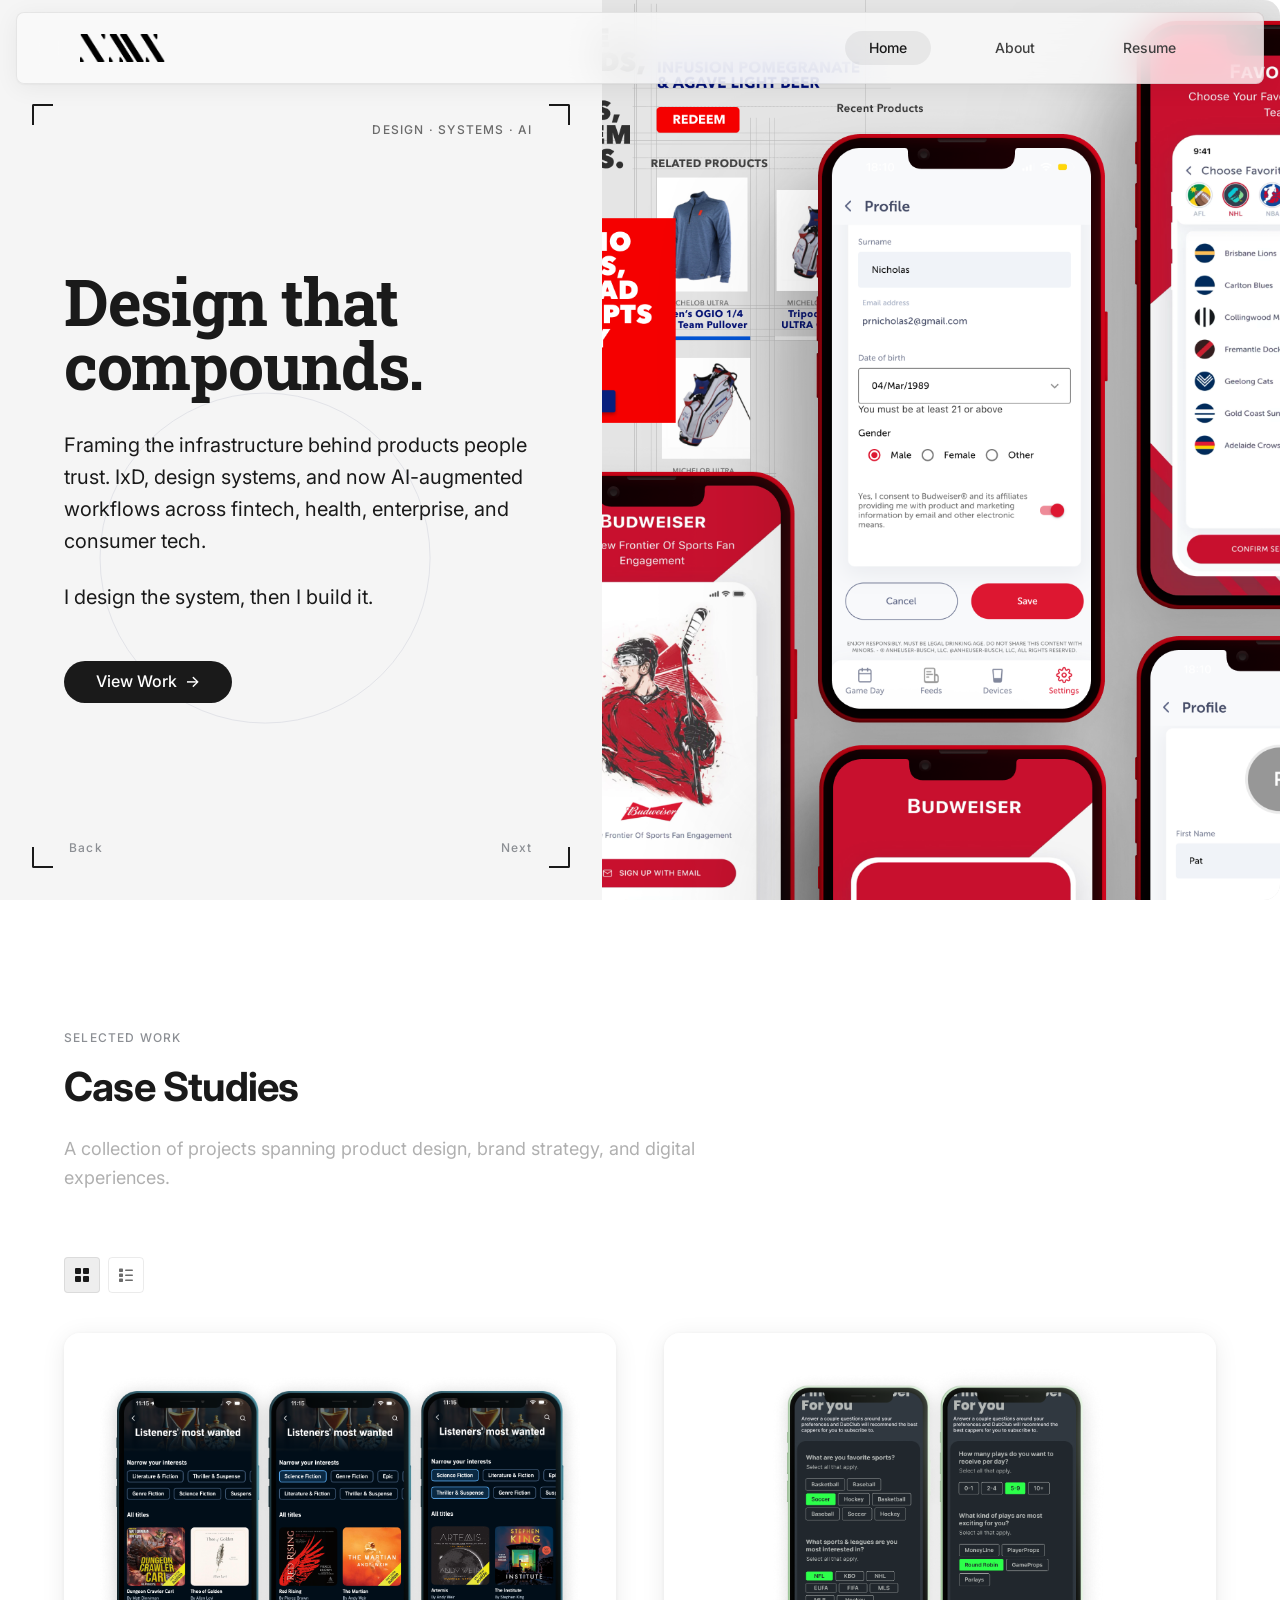
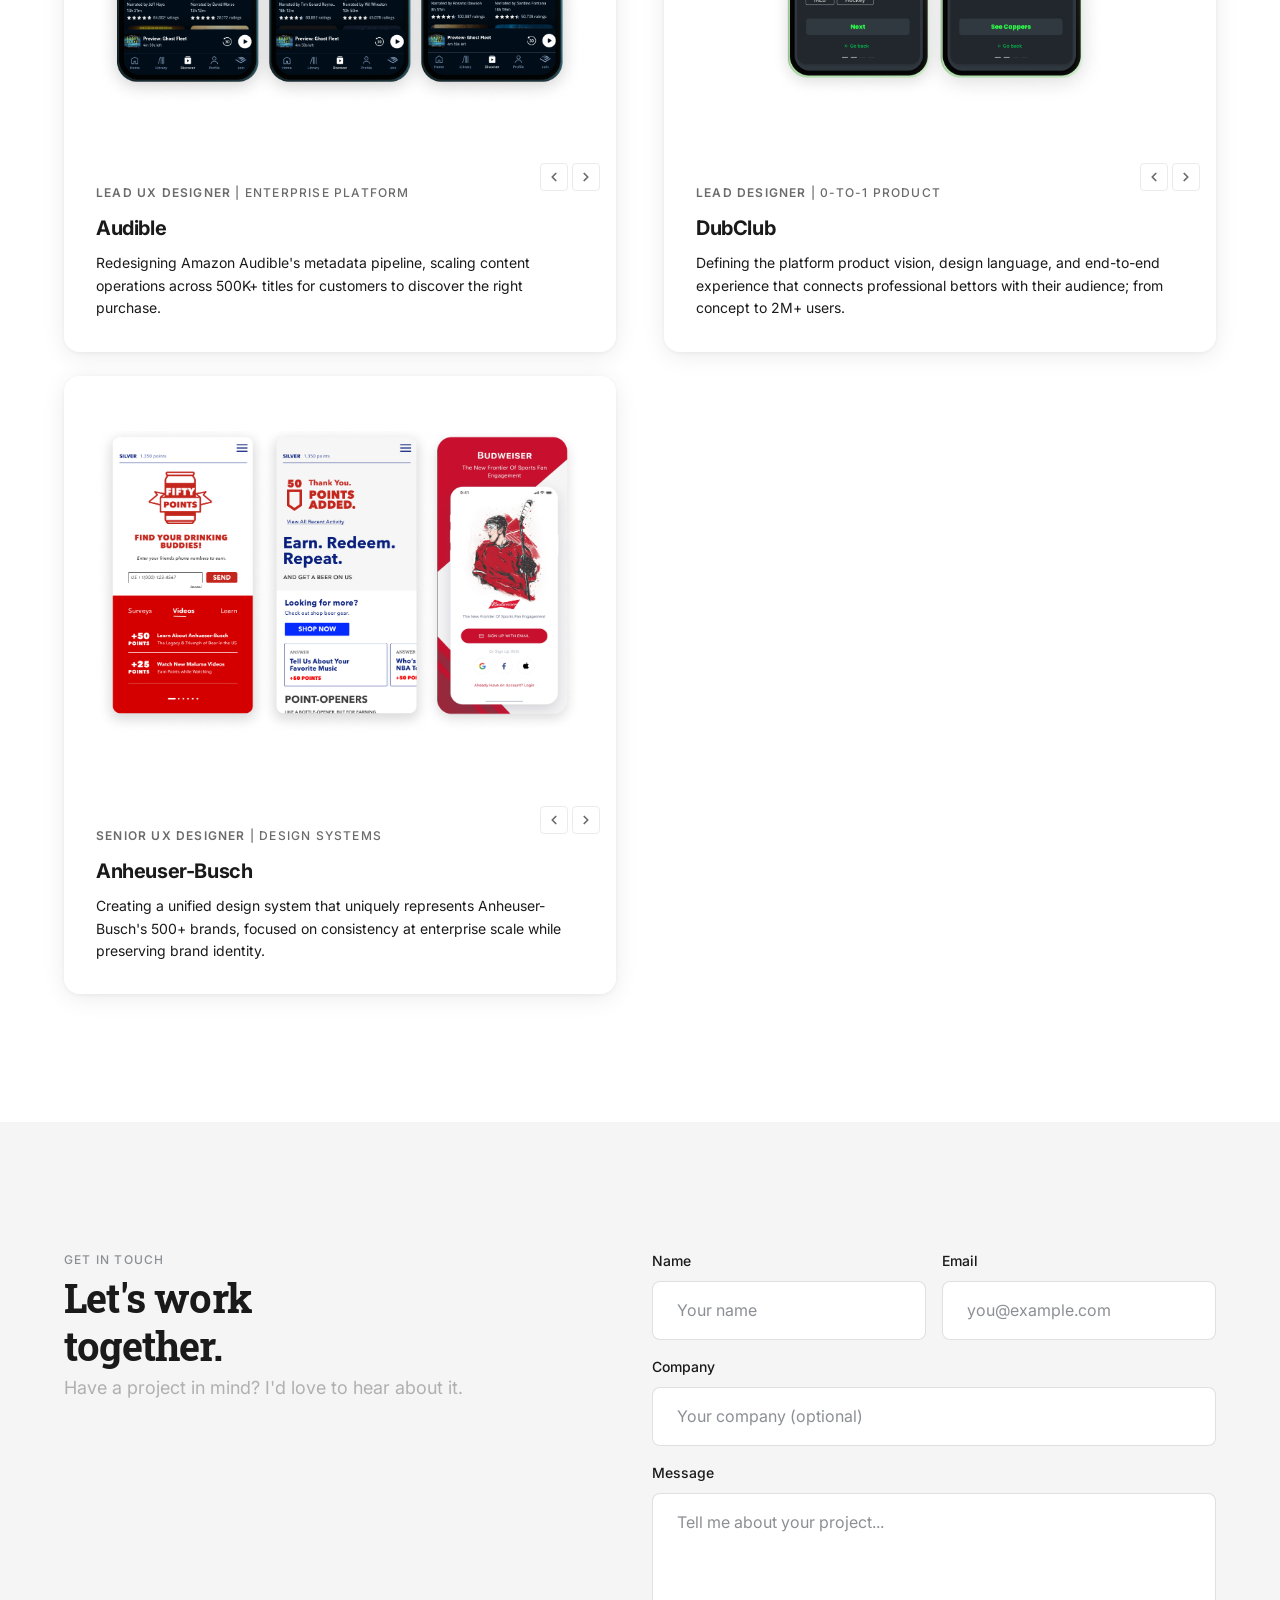
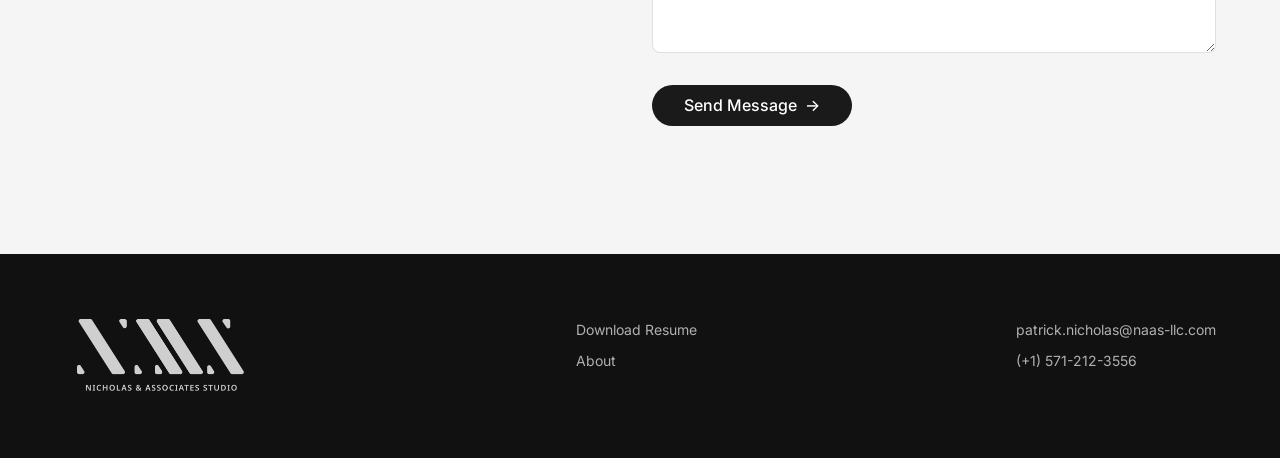
<file: index.html>
<!DOCTYPE html>
<html lang="en">
<head>
  <meta charset="UTF-8">
  <meta name="viewport" content="width=device-width, initial-scale=1.0">
  <title>NAAS, LLC — Design & Strategy Portfolio</title>
  <meta name="description" content="NAAS, LLC — Portfolio of design, strategy, and product case studies by Patrick Nicholas.">
  <meta property="og:type" content="website">
  <meta property="og:url" content="https://naas-llc.netlify.app/">
  <meta property="og:title" content="NAAS, LLC — Design & Strategy Portfolio">
  <meta property="og:description" content="NAAS, LLC — Portfolio of design, strategy, and product case studies by Patrick Nicholas.">
  <meta property="og:image" content="https://naas-llc.netlify.app/assets/images/og-image.png">
  <meta name="twitter:card" content="summary_large_image">
  <meta name="twitter:title" content="NAAS, LLC — Design & Strategy Portfolio">
  <meta name="twitter:description" content="NAAS, LLC — Portfolio of design, strategy, and product case studies by Patrick Nicholas.">
  <meta name="twitter:image" content="https://naas-llc.netlify.app/assets/images/og-image.png">
  <link rel="preconnect" href="https://fonts.googleapis.com">
  <link rel="preconnect" href="https://fonts.gstatic.com" crossorigin>
  <link href="https://fonts.googleapis.com/css2?family=Roboto+Slab:wght@400;700&family=Newsreader:ital,opsz,wght@0,6..72,200..800;1,6..72,200..800&family=Inter:wght@400;500;600;700&family=JetBrains+Mono:wght@400;500&display=swap" rel="stylesheet">
  <link rel="stylesheet" href="css/main.css?v=20260463">
  <link rel="stylesheet" href="css/case-study.css?v=20260494">
</head>
<body class="theme--light">

  <a href="#main-content" class="skip-link">Skip to content</a>

  <!-- ============================================================
       NAVIGATION
       ============================================================ -->
  <nav class="nav">
    <div class="container nav__inner">
      <a href="index.html" class="nav__logo" aria-label="NAAS, LLC — Home">
        <img src="assets/images/naas-logo-lt.png" alt="NAAS, LLC" class="nav__logo-img">
      </a>
      <div class="nav__links">
        <a href="index.html" class="nav__link">Home</a>
        <a href="about.html" class="nav__link">About</a>
        <a href="resume.html" class="nav__link">Resume</a>
      </div>
      <button class="nav__toggle" aria-label="Toggle navigation">
        <span></span>
        <span></span>
        <span></span>
      </button>
    </div>
  </nav>

  <main id="main-content">

  <!-- ============================================================
       HERO — Home
       ============================================================ -->
  <section class="hero hero--home hero--split">

    <div class="hero__panel-text hero__panel-text--home">

      <p class="hero__eyebrow hero__eyebrow--home">Design &middot; Systems &middot; AI</p>

      <span class="hero__frame-corner hero__frame-corner--tl" aria-hidden="true"></span>
      <span class="hero__frame-corner hero__frame-corner--tr" aria-hidden="true"></span>
      <span class="hero__frame-corner hero__frame-corner--bl" aria-hidden="true"></span>
      <span class="hero__frame-corner hero__frame-corner--br" aria-hidden="true"></span>

      <span class="hero__accent-ring" aria-hidden="true"></span>

      <div class="hero__home-copy">
        <h1 class="hero__title">Design that compounds.</h1>
        <p class="hero__subtitle">
          Framing the infrastructure behind products people trust. IxD, design
          systems, and now AI-augmented workflows across fintech, health, enterprise,
          and consumer tech.
        </p>
        <p class="hero__subtitle hero__subtitle--spaced">I design the system, then I build it.</p>
        <div class="hero__cta">
          <a href="#projects" class="btn btn--primary btn--lg">View Work <span class="btn__arrow">&rarr;</span></a>
        </div>
      </div>

      <div class="hero__frame-nav">
        <button type="button" class="hero__frame-nav-label" data-home-carousel-back aria-label="Previous slide">Back</button>
        <button type="button" class="hero__frame-nav-label" data-home-carousel-next aria-label="Next slide">Next</button>
      </div>

    </div>

    <!-- Right panel — placeholder image/video carousel, auto-advances every 3.75s
         with a vertical slide transition. Swap these <img> slides for final
         photography/video before launch. -->
    <div class="hero__panel-visual hero__panel-visual--home">
      <div class="home-hero-carousel" data-home-carousel>
        <div class="home-hero-carousel__slide is-active"><img src="assets/images/home-hero-img-1.png" alt="" loading="lazy"></div>
        <div class="home-hero-carousel__slide"><img src="assets/images/home-hero-img-2.png" alt="" loading="lazy"></div>
        <div class="home-hero-carousel__slide"><img src="assets/images/home-hero-img-3.png" alt="" loading="lazy"></div>
        <div class="home-hero-carousel__slide"><img src="assets/images/home-hero-img-4.png" alt="" loading="lazy"></div>
        <div class="home-hero-carousel__slide"><img src="assets/images/home-hero-img-5.png" alt="" loading="lazy"></div>
        <div class="home-hero-carousel__slide"><img src="assets/images/home-hero-img-6.png" alt="" loading="lazy"></div>
        <div class="home-hero-carousel__slide"><img src="assets/images/home-hero-img-7.png" alt="" loading="lazy"></div>
        <div class="home-hero-carousel__slide"><img src="assets/images/home-hero-img-8.png" alt="" loading="lazy"></div>
      </div>
    </div>

  </section>

  <!-- ============================================================
       FEATURED PROJECTS
       ============================================================ -->
  <section id="projects" class="section">
    <div class="container">
      <div class="section__header">
        <p class="section__eyebrow">Selected Work</p>
        <h2 class="section__title">Case Studies</h2>
        <p class="section__subtitle">A collection of projects spanning product design, brand strategy, and digital experiences.</p>
      </div>

      <!-- View Toggle -->
      <div class="projects-controls" role="group" aria-label="Project view">
        <button class="view-btn view-btn--active" id="view-grid" aria-label="Grid view" aria-pressed="true">
          <svg width="16" height="16" viewBox="0 0 16 16" fill="none" aria-hidden="true">
            <rect x="1" y="1" width="6" height="6" rx="1" fill="currentColor"/>
            <rect x="9" y="1" width="6" height="6" rx="1" fill="currentColor"/>
            <rect x="1" y="9" width="6" height="6" rx="1" fill="currentColor"/>
            <rect x="9" y="9" width="6" height="6" rx="1" fill="currentColor"/>
          </svg>
        </button>
        <button class="view-btn" id="view-list" aria-label="List view" aria-pressed="false">
          <svg width="16" height="16" viewBox="0 0 16 16" fill="none" aria-hidden="true">
            <rect x="1" y="1.5" width="4" height="3.5" rx="0.75" fill="currentColor"/>
            <rect x="7" y="2.5" width="8" height="1.5" rx="0.75" fill="currentColor"/>
            <rect x="1" y="6.5" width="4" height="3.5" rx="0.75" fill="currentColor"/>
            <rect x="7" y="7.5" width="8" height="1.5" rx="0.75" fill="currentColor"/>
            <rect x="1" y="11.5" width="4" height="3.5" rx="0.75" fill="currentColor"/>
            <rect x="7" y="12.5" width="8" height="1.5" rx="0.75" fill="currentColor"/>
          </svg>
        </button>
      </div>

      <div class="grid" id="projects-grid">
        <!-- Project 1 — Audible -->
        <a href="projects/metadata-casestudy.html" class="col-6 project-card">
          <div class="project-card__image card-carousel">
            <div class="card-carousel__viewport">
              <div class="card-carousel__track">
                <div class="card-carousel__slide">
                  <img src="assets/images/audible-project-card-3.png" alt="Audible product screens">
                </div>
                <div class="card-carousel__slide">
                  <img src="assets/images/audible-project-card-4.png" alt="Audible product screens">
                </div>
                <div class="card-carousel__slide">
                  <img src="assets/images/Audible-project-banner-1.png" alt="Audible product screens">
                </div>
                <div class="card-carousel__slide">
                  <img src="assets/images/Audible-project-banner-2.png" alt="Audible product screens">
                </div>
              </div>
            </div>
          </div>
          <div class="project-card__content">
            <div class="card-carousel__controls">
              <button class="card-carousel__btn card-carousel__btn--prev" aria-label="Previous image">
                <svg width="14" height="14" viewBox="0 0 12 12" fill="none" aria-hidden="true"><path d="M7.5 9L4.5 6L7.5 3" stroke="currentColor" stroke-width="1.5" stroke-linecap="round" stroke-linejoin="round"/></svg>
              </button>
              <button class="card-carousel__btn card-carousel__btn--next" aria-label="Next image">
                <svg width="14" height="14" viewBox="0 0 12 12" fill="none" aria-hidden="true"><path d="M4.5 3L7.5 6L4.5 9" stroke="currentColor" stroke-width="1.5" stroke-linecap="round" stroke-linejoin="round"/></svg>
              </button>
            </div>
            <span class="project-card__tag"><span class="project-card__role">Lead UX Designer</span> | Enterprise Platform</span>
            <h3 class="project-card__title">Audible</h3>
            <p class="project-card__desc">Redesigning Amazon Audible's metadata pipeline, scaling content operations across 500K+ titles for customers to discover the right purchase.</p>
            <span class="project-card__list-cta">View Case Study <span class="btn__arrow">&rarr;</span></span>
          </div>
        </a>

        <!-- Project 2 — DubClub -->
        <a href="projects/0-1-product.html" class="col-6 project-card">
          <div class="project-card__image card-carousel">
            <div class="card-carousel__viewport">
              <div class="card-carousel__track">
                <div class="card-carousel__slide">
                  <img src="assets/images/duclub-project-card-1.png" alt="DubClub product screens" style="width:100%;height:100%;object-fit:contain;object-position:center;">
                </div>
                <div class="card-carousel__slide">
                  <img src="assets/images/dubclub-project-home-1.png" alt="DubClub product screens" style="width:100%;height:100%;object-fit:contain;object-position:center;">
                </div>
                <div class="card-carousel__slide">
                  <img src="assets/images/dubclub-project-home-2.png" alt="DubClub product screens" style="width:100%;height:100%;object-fit:contain;object-position:center;">
                </div>
              </div>
            </div>
          </div>
          <div class="project-card__content">
            <div class="card-carousel__controls">
              <button class="card-carousel__btn card-carousel__btn--prev" aria-label="Previous image">
                <svg width="14" height="14" viewBox="0 0 12 12" fill="none" aria-hidden="true"><path d="M7.5 9L4.5 6L7.5 3" stroke="currentColor" stroke-width="1.5" stroke-linecap="round" stroke-linejoin="round"/></svg>
              </button>
              <button class="card-carousel__btn card-carousel__btn--next" aria-label="Next image">
                <svg width="14" height="14" viewBox="0 0 12 12" fill="none" aria-hidden="true"><path d="M4.5 3L7.5 6L4.5 9" stroke="currentColor" stroke-width="1.5" stroke-linecap="round" stroke-linejoin="round"/></svg>
              </button>
            </div>
            <span class="project-card__tag"><span class="project-card__role">Lead Designer</span> | 0-to-1 Product</span>
            <h3 class="project-card__title">DubClub</h3>
            <p class="project-card__desc">Defining the platform product vision, design language, and end-to-end experience that connects professional bettors with their audience; from concept to 2M+ users.</p>
            <span class="project-card__list-cta">View Case Study <span class="btn__arrow">&rarr;</span></span>
          </div>
        </a>

        <!-- Project 3 — Anheuser-Busch -->
        <a href="projects/AB-InBev-DS.html" class="col-6 project-card">
          <div class="project-card__image card-carousel">
            <div class="card-carousel__viewport">
              <div class="card-carousel__track">
                <div class="card-carousel__slide"><img src="assets/images/abi-slide-1.png" alt="Anheuser-Busch — loyalty experience" style="width:100%;height:100%;object-fit:contain;object-position:center;"></div>
                <div class="card-carousel__slide"><img src="assets/images/abi-slide-2.png" alt="Anheuser-Busch — MyCooler platform" style="width:100%;height:100%;object-fit:contain;object-position:center;"></div>
              </div>
            </div>
          </div>
          <div class="project-card__content">
            <div class="card-carousel__controls">
              <button class="card-carousel__btn card-carousel__btn--prev" aria-label="Previous image">
                <svg width="14" height="14" viewBox="0 0 12 12" fill="none" aria-hidden="true"><path d="M7.5 9L4.5 6L7.5 3" stroke="currentColor" stroke-width="1.5" stroke-linecap="round" stroke-linejoin="round"/></svg>
              </button>
              <button class="card-carousel__btn card-carousel__btn--next" aria-label="Next image">
                <svg width="14" height="14" viewBox="0 0 12 12" fill="none" aria-hidden="true"><path d="M4.5 3L7.5 6L4.5 9" stroke="currentColor" stroke-width="1.5" stroke-linecap="round" stroke-linejoin="round"/></svg>
              </button>
            </div>
            <span class="project-card__tag"><span class="project-card__role">Senior UX Designer</span> | Design Systems</span>
            <h3 class="project-card__title">Anheuser-Busch</h3>
            <p class="project-card__desc">Creating a unified design system that uniquely represents Anheuser-Busch's 500+ brands, focused on consistency at enterprise scale while preserving brand identity.</p>
            <span class="project-card__list-cta">View Case Study <span class="btn__arrow">&rarr;</span></span>
          </div>
        </a>

      </div>
    </div>
  </section>

  <!-- ============================================================
       CONTACT FORM
       ============================================================ -->
  <section class="contact section--alt" id="contact">
    <div class="container">
      <div class="grid">
        <div class="col-5 tab-col-12">
          <p class="section__eyebrow">Get in Touch</p>
          <h2 class="section__title">Let's work<br>together.</h2>
          <p class="section__subtitle mt-2">Have a project in mind? I'd love to hear about it.</p>
        </div>
        <div class="col-6 col-start-7 tab-col-12">
          <form class="contact__form" novalidate>
            <div class="form-row">
              <div class="form-group">
                <label class="form-group__label" for="contact-name">Name</label>
                <input class="form-group__input" type="text" id="contact-name" name="name" placeholder="Your name" required>
              </div>
              <div class="form-group">
                <label class="form-group__label" for="contact-email">Email</label>
                <input class="form-group__input" type="email" id="contact-email" name="email" placeholder="you@example.com" required>
              </div>
            </div>
            <div class="form-group">
              <label class="form-group__label" for="contact-company">Company</label>
              <input class="form-group__input" type="text" id="contact-company" name="company" placeholder="Your company (optional)">
            </div>
            <div class="form-group">
              <label class="form-group__label" for="contact-message">Message</label>
              <textarea class="form-group__textarea" id="contact-message" name="message" placeholder="Tell me about your project..." required></textarea>
            </div>
            <div class="form-message"></div>
            <button type="submit" class="btn btn--primary btn--lg contact__submit">Send Message <span class="btn__arrow">&rarr;</span></button>
          </form>
        </div>
      </div>
    </div>
  </section>

  </main>

  <!-- ============================================================
       FOOTER
       ============================================================ -->
  <footer class="footer">
    <div class="container footer__inner">
      <div class="footer__brand">
        <a href="index.html" aria-label="NAAS, LLC — Home">
          <img src="assets/images/logo-white-footer.png" alt="NAAS, LLC" class="footer__logo-img">
        </a>
        
      </div>
      <div class="footer__links">
        <a href="assets/files/Patrick-Nicholas_Resume2026.pdf" class="footer__link" download="Patrick-Nicholas_Resume2026.pdf">Download Resume</a>
        <a href="about.html" class="footer__link">About</a>
      </div>
      <div class="footer__contact">
        <span class="footer__contact-item"><a href="mailto:patrick.nicholas@naas-llc.com">patrick.nicholas@naas-llc.com</a></span>
        <span class="footer__contact-item"><a href="tel:+15712123556">(+1) 571-212-3556</a></span>
      </div>
    </div>
  </footer>

  <script src="js/main.js?v=20260472"></script>
</body>
</html>
</file>
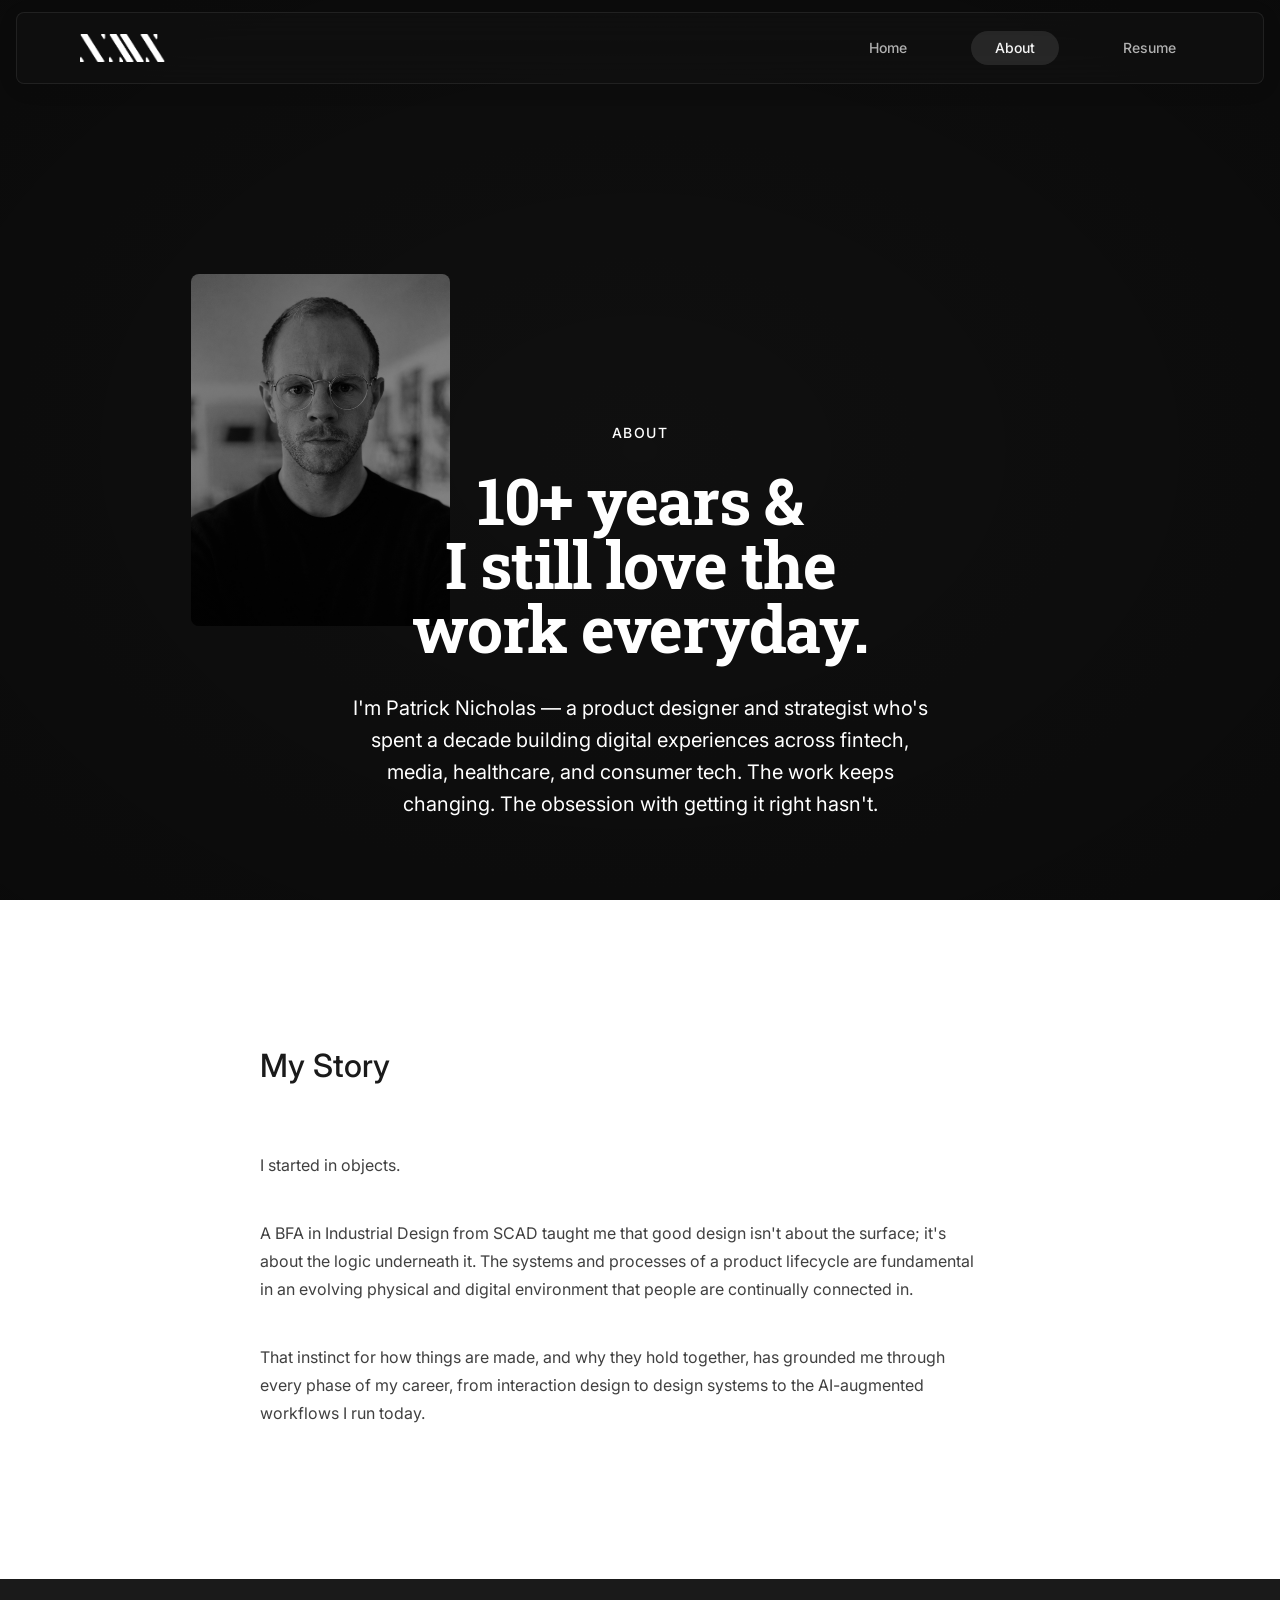
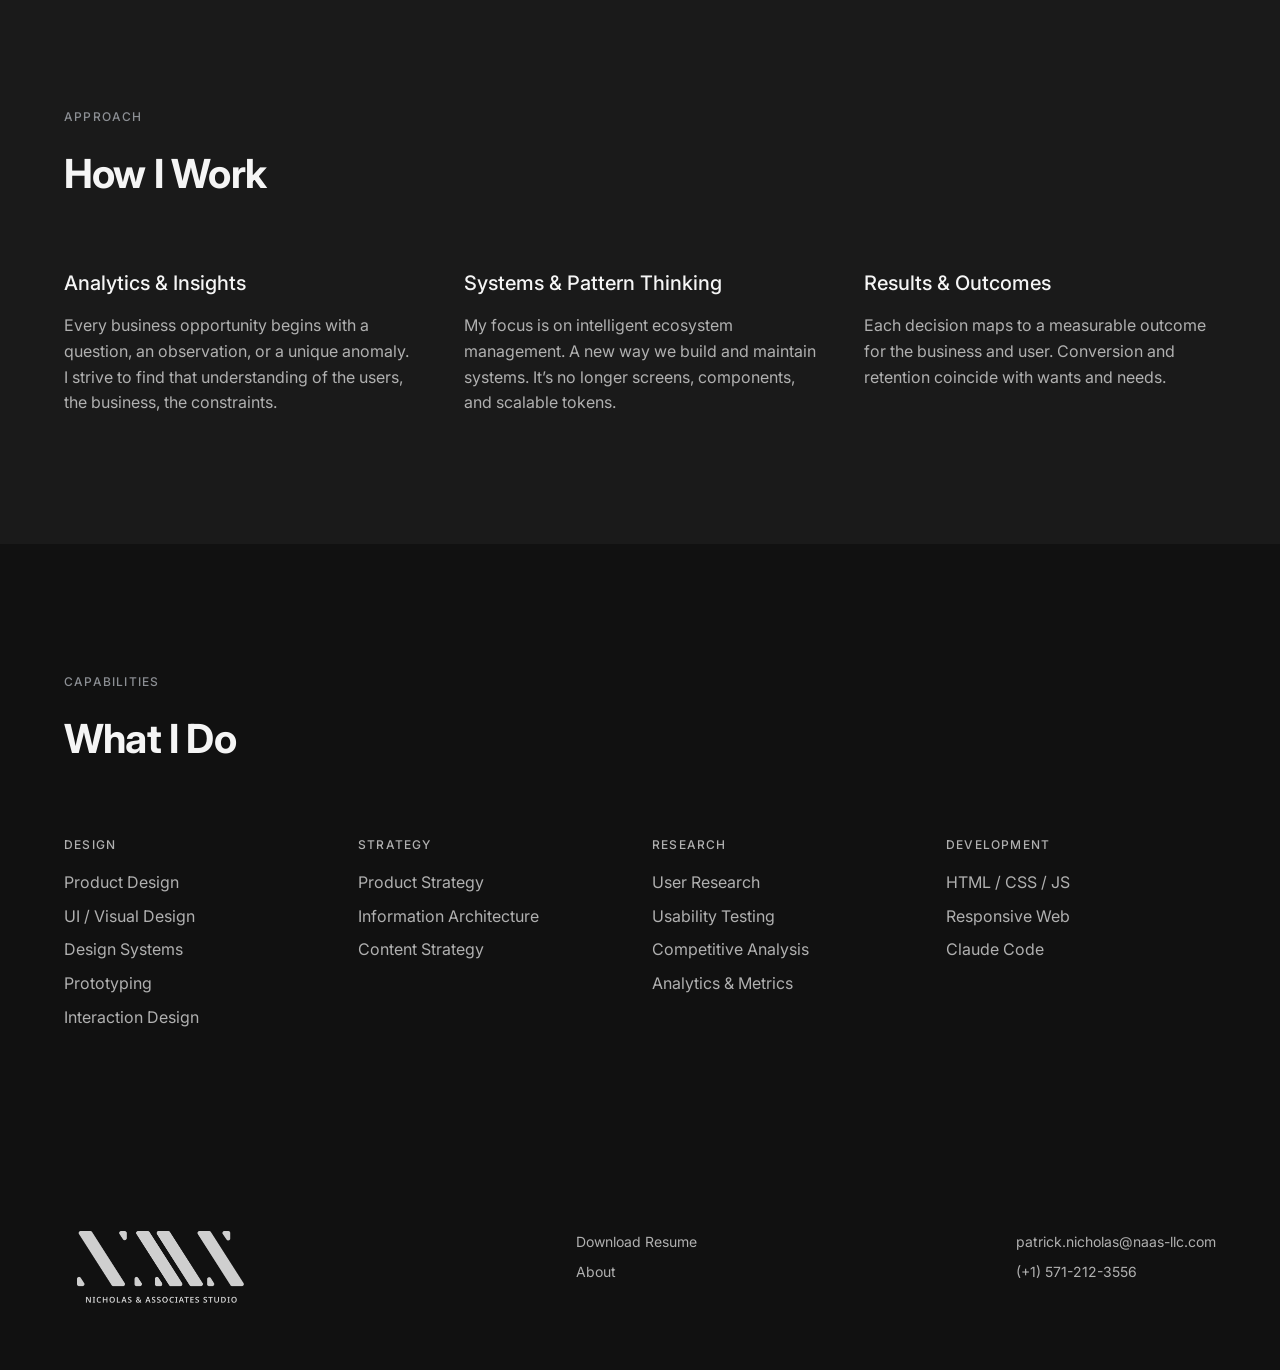
<file: about.html>
<!DOCTYPE html>
<html lang="en">
<head>
  <meta charset="UTF-8">
  <meta name="viewport" content="width=device-width, initial-scale=1.0">
  <title>About — NAAS, LLC</title>
  <meta name="description" content="About Patrick Nicholas — designer, strategist, and founder of NAAS, LLC.">
  <meta property="og:type" content="website">
  <meta property="og:url" content="https://naas-llc.netlify.app/about.html">
  <meta property="og:title" content="About — NAAS, LLC">
  <meta property="og:description" content="About Patrick Nicholas — designer, strategist, and founder of NAAS, LLC.">
  <meta property="og:image" content="https://naas-llc.netlify.app/assets/images/og-image.png">
  <meta name="twitter:card" content="summary_large_image">
  <meta name="twitter:title" content="About — NAAS, LLC">
  <meta name="twitter:description" content="About Patrick Nicholas — designer, strategist, and founder of NAAS, LLC.">
  <meta name="twitter:image" content="https://naas-llc.netlify.app/assets/images/og-image.png">
  <link rel="preconnect" href="https://fonts.googleapis.com">
  <link rel="preconnect" href="https://fonts.gstatic.com" crossorigin>
  <link href="https://fonts.googleapis.com/css2?family=Roboto+Slab:wght@400;700&family=Newsreader:ital,opsz,wght@0,6..72,200..800;1,6..72,200..800&family=Inter:wght@400;500;600;700&family=JetBrains+Mono:wght@400;500&display=swap" rel="stylesheet">
  <link rel="stylesheet" href="css/main.css?v=20260463">
  <link rel="stylesheet" href="css/case-study.css?v=20260494">
</head>
<body>

  <a href="#main-content" class="skip-link">Skip to content</a>

  <!-- Navigation -->
  <nav class="nav">
    <div class="container nav__inner">
      <a href="index.html" class="nav__logo" aria-label="NAAS, LLC — Home">
        <img src="assets/images/naas-logo-lt.png" alt="NAAS, LLC" class="nav__logo-img">
      </a>
      <div class="nav__links">
        <a href="index.html" class="nav__link">Home</a>
        <a href="about.html" class="nav__link">About</a>
        <a href="resume.html" class="nav__link">Resume</a>
      </div>
      <button class="nav__toggle" aria-label="Toggle navigation">
        <span></span>
        <span></span>
        <span></span>
      </button>
    </div>
  </nav>

  <main id="main-content">

  <!-- Hero -->
  <section class="hero hero--about hero--split">

    <div class="hero__panel-visual hero__panel-visual--about-portrait">
      <div class="hero__portrait-card">
        <img src="assets/images/patrick-headshot.png" alt="Patrick Nicholas" loading="lazy">
      </div>
    </div>

    <div class="hero__panel-visual hero__panel-visual--about-carousel">
      <!-- Ambient background carousel — decorative, continuous loop.
           Each slide's entrance direction is fixed via data-direction
           and cycles rtl -> ttb -> btt -> ltr as it repeats. -->
      <div class="about-hero-carousel" data-about-carousel aria-hidden="true">
        <div class="about-hero-carousel__slide is-active" data-direction="rtl">
          <video src="assets/images/about-banner-video-4.mp4" muted loop playsinline></video>
        </div>
        <div class="about-hero-carousel__slide" data-direction="ttb">
          <video src="assets/images/about-banner-video-6.mp4" muted loop playsinline></video>
        </div>
        <div class="about-hero-carousel__slide" data-direction="btt">
          <video src="assets/images/about-video-2.mp4" muted loop playsinline></video>
        </div>
        <div class="about-hero-carousel__slide" data-direction="ltr">
          <video src="assets/images/about-banner-video-8.mov" muted loop playsinline></video>
        </div>
        <div class="about-hero-carousel__slide" data-direction="rtl">
          <video src="assets/images/about-video-4.mp4" muted loop playsinline></video>
        </div>
        <div class="about-hero-carousel__slide" data-direction="ttb">
          <video src="assets/images/about-video-1.mp4" muted loop playsinline></video>
        </div>
        <div class="about-hero-carousel__slide" data-direction="btt">
          <video src="assets/images/about-video-3.mp4" muted loop playsinline></video>
        </div>
      </div>
    </div>

    <!-- Overlay + copy sit above BOTH panels, centered across the
         whole hero, not scoped to either column. -->
    <div class="hero__gradient-overlay" aria-hidden="true"></div>

    <div class="hero__about-copy">
      <p class="hero__eyebrow hero__eyebrow--about">About</p>
      <h1 class="hero__title hero__title--about">10+ years &amp;<br>I still love the<br>work everyday.</h1>
      <p class="hero__subtitle hero__subtitle--about">
        I'm Patrick Nicholas — a product designer and strategist who's spent a decade building
        digital experiences across fintech, media, healthcare, and consumer tech. The work keeps
        changing. The obsession with getting it right hasn't.
      </p>
    </div>

  </section>

  <!-- Bio Section -->
  <section class="section section--light-trigger">
    <div class="container grid">
      <div class="col-8 col-start-3 tab-col-12 flex flex-col" style="padding-top: var(--space-sm); gap: var(--space-3xl);">
        <h2 class="text-h3">My Story</h2>
        <div class="prose" style="--prose-p-gap: var(--space-lg);">
          <p style="margin-bottom: var(--space-xl);">
            I started in objects.
          </p>
          <p style="margin-bottom: var(--space-xl);">
        A BFA in Industrial Design from SCAD taught me that good design isn't about the surface; it's about the logic underneath it. The systems and processes of a product lifecycle are fundamental in an evolving physical and digital environment that people are continually connected in.
          </p>
          <p>
         That instinct for how things are made, and why they hold together, has grounded me through every phase of my career, from interaction design to design systems to the AI-augmented workflows I run today.
          </p>
        </div>
      </div>
    </div>
  </section>

  <!-- Values / Approach -->
  <section class="section section--alt section--light-trigger">
    <div class="container">
      <div class="section__header">
        <p class="section__eyebrow">Approach</p>
        <h2 class="section__title">How I Work</h2>
      </div>

      <div class="grid grid--loose">
        <div class="col-4 tab-col-6">
          <h3 class="text-h5 mb-2">Analytics &amp; Insights</h3>
          <p class="text-body text-secondary">
            Every business opportunity begins with a question, an observation, or a
            unique anomaly. I strive to find that understanding of the users, the business,
            the constraints.
          </p>
        </div>
        <div class="col-4 tab-col-6">
          <h3 class="text-h5 mb-2">Systems &amp; Pattern Thinking</h3>
          <p class="text-body text-secondary">
            My focus is on intelligent ecosystem management. A new way we build and
            maintain systems. It&#x2019;s no longer screens, components, and scalable tokens.
          </p>
        </div>
        <div class="col-4 tab-col-6">
          <h3 class="text-h5 mb-2">Results &amp; Outcomes</h3>
          <p class="text-body text-secondary">
            Each decision maps to a measurable outcome for the business and user.
            Conversion and retention coincide with wants and needs.
          </p>
        </div>
      </div>
    </div>
  </section>

  <!-- Skills / Capabilities -->
  <section class="section section--light-trigger">
    <div class="container">
      <div class="section__header">
        <p class="section__eyebrow">Capabilities</p>
        <h2 class="section__title">What I Do</h2>
      </div>

      <div class="grid">
        <div class="col-3 tab-col-6">
          <h4 class="text-overline mb-2">Design</h4>
          <ul class="prose">
            <li>Product Design</li>
            <li>UI / Visual Design</li>
            <li>Design Systems</li>
            <li>Prototyping</li>
            <li>Interaction Design</li>
          </ul>
        </div>
        <div class="col-3 tab-col-6">
          <h4 class="text-overline mb-2">Strategy</h4>
          <ul class="prose">
            <li>Product Strategy</li>
            <li>Information Architecture</li>
            <li>Content Strategy</li>
          </ul>
        </div>
        <div class="col-3 tab-col-6">
          <h4 class="text-overline mb-2">Research</h4>
          <ul class="prose">
            <li>User Research</li>
            <li>Usability Testing</li>
            <li>Competitive Analysis</li>
            <li>Analytics & Metrics</li>
          </ul>
        </div>
        <div class="col-3 tab-col-6">
          <h4 class="text-overline mb-2">Development</h4>
          <ul class="prose">
            <li>HTML / CSS / JS</li>
            <li>Responsive Web</li>
            <li>Claude Code</li>
          </ul>
        </div>
      </div>
    </div>
  </section>

  </main>

  <!-- Footer -->
  <footer class="footer">
    <div class="container footer__inner">
      <div class="footer__brand">
        <a href="index.html" aria-label="NAAS, LLC — Home">
          <img src="assets/images/logo-white-footer.png" alt="NAAS, LLC" class="footer__logo-img">
        </a>
        
      </div>
      <div class="footer__links">
        <a href="assets/files/Patrick-Nicholas_Resume2026.pdf" class="footer__link" download="Patrick-Nicholas_Resume2026.pdf">Download Resume</a>
        <a href="about.html" class="footer__link">About</a>
      </div>
      <div class="footer__contact">
        <span class="footer__contact-item"><a href="mailto:patrick.nicholas@naas-llc.com">patrick.nicholas@naas-llc.com</a></span>
        <span class="footer__contact-item"><a href="tel:+15712123556">(+1) 571-212-3556</a></span>
      </div>
    </div>
  </footer>

  <script src="js/main.js?v=20260472"></script>
</body>
</html>
</file>
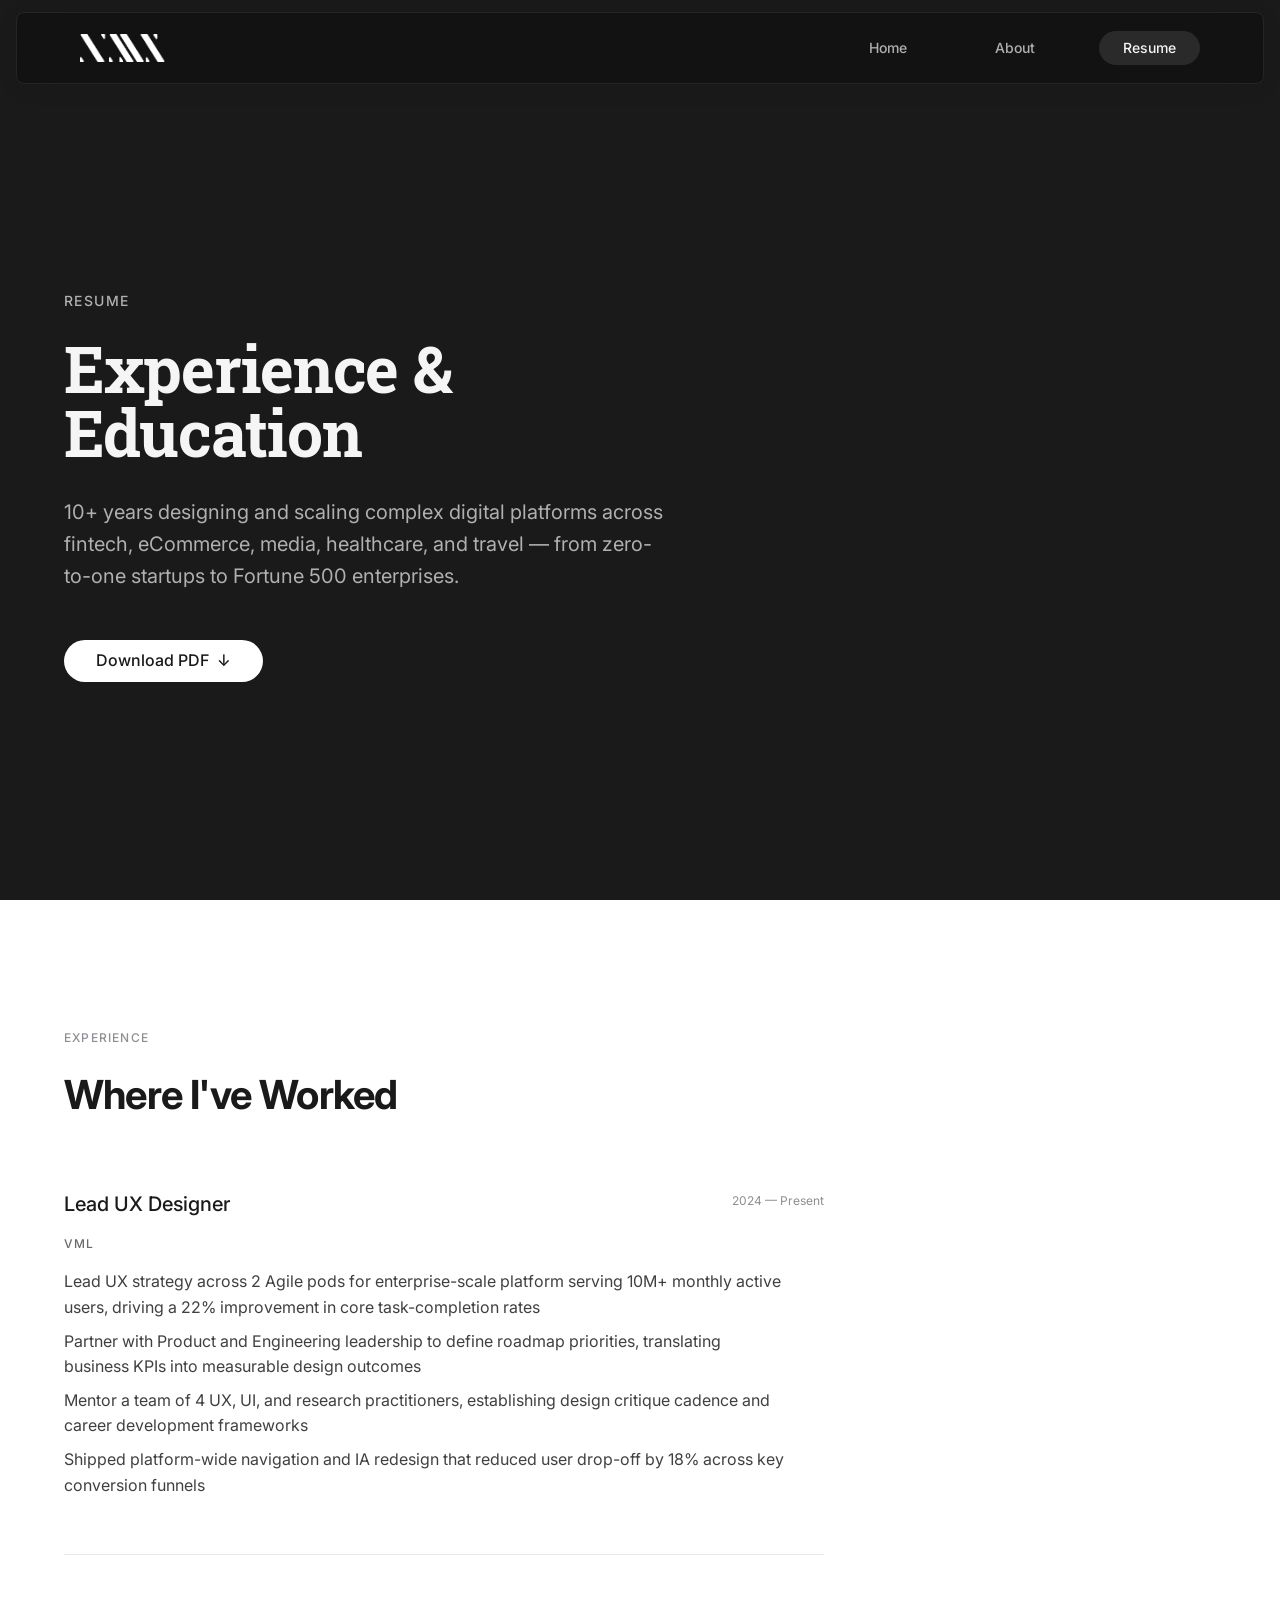
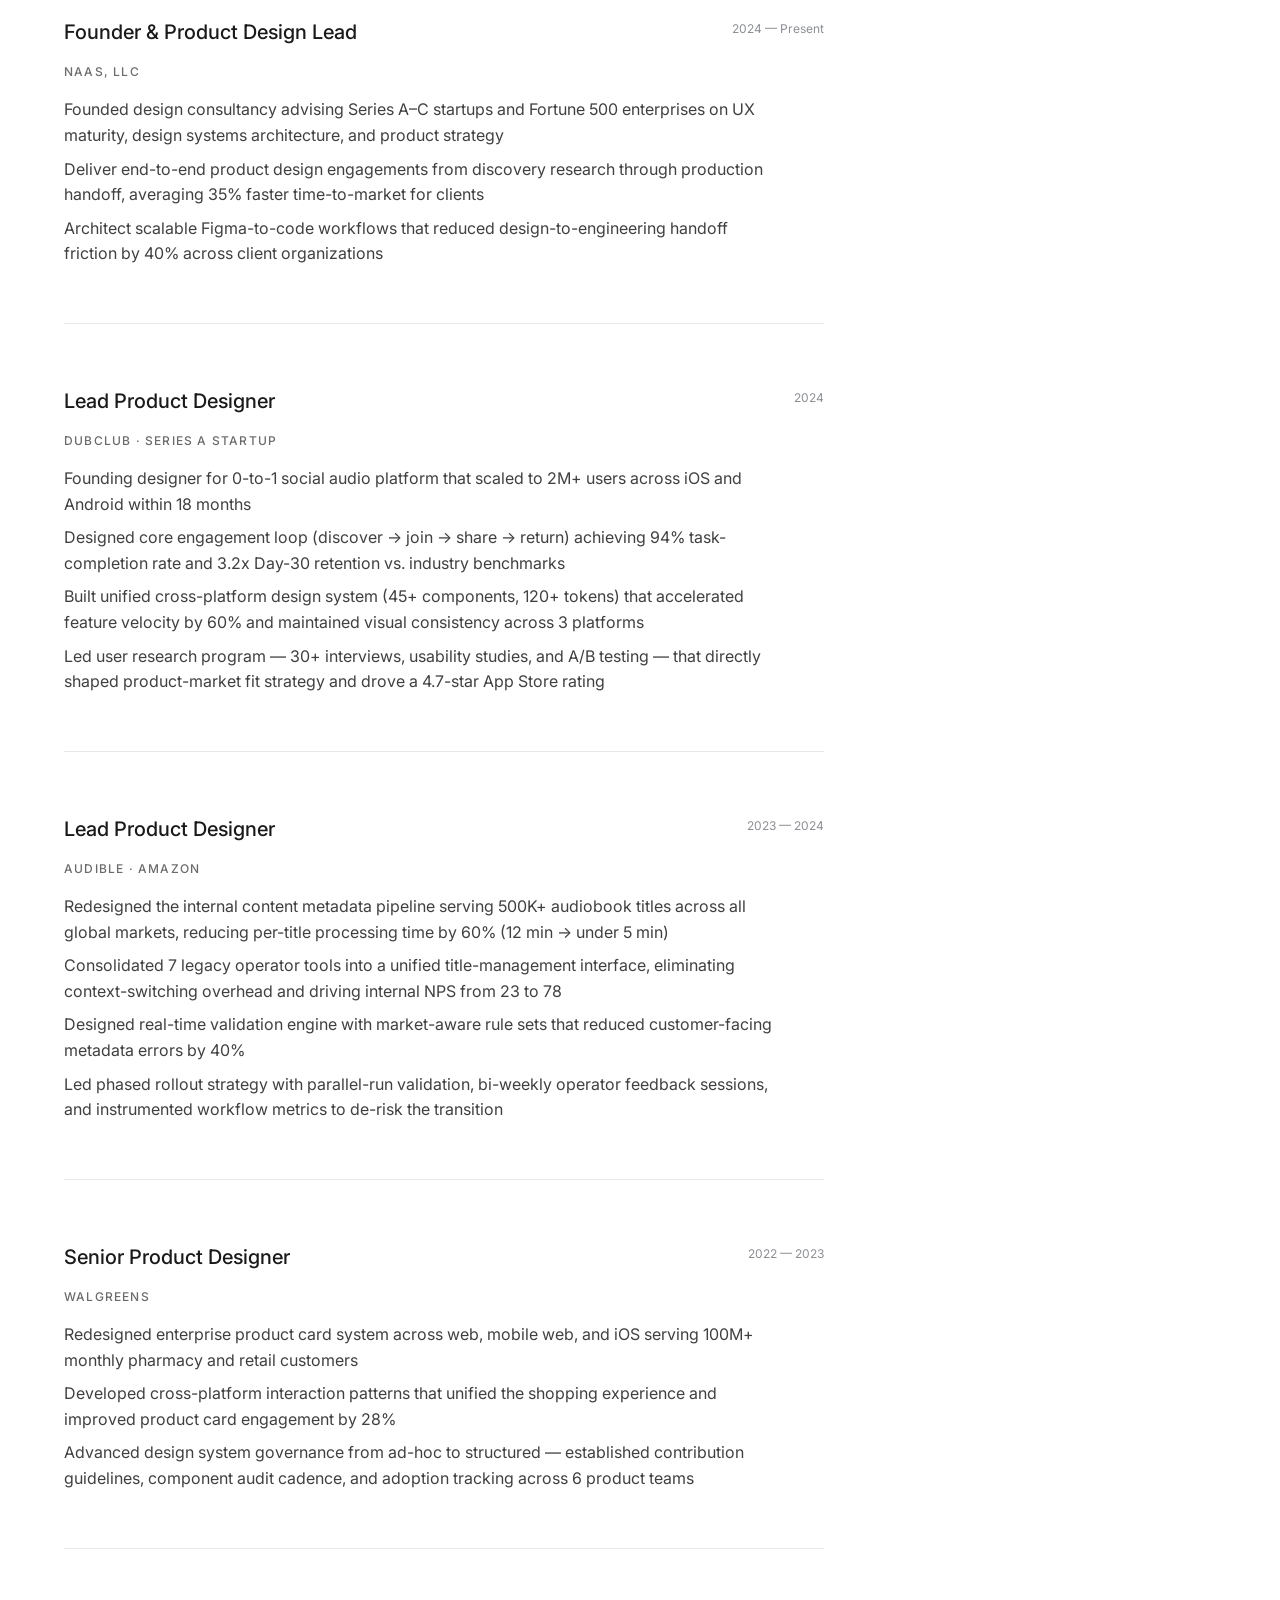
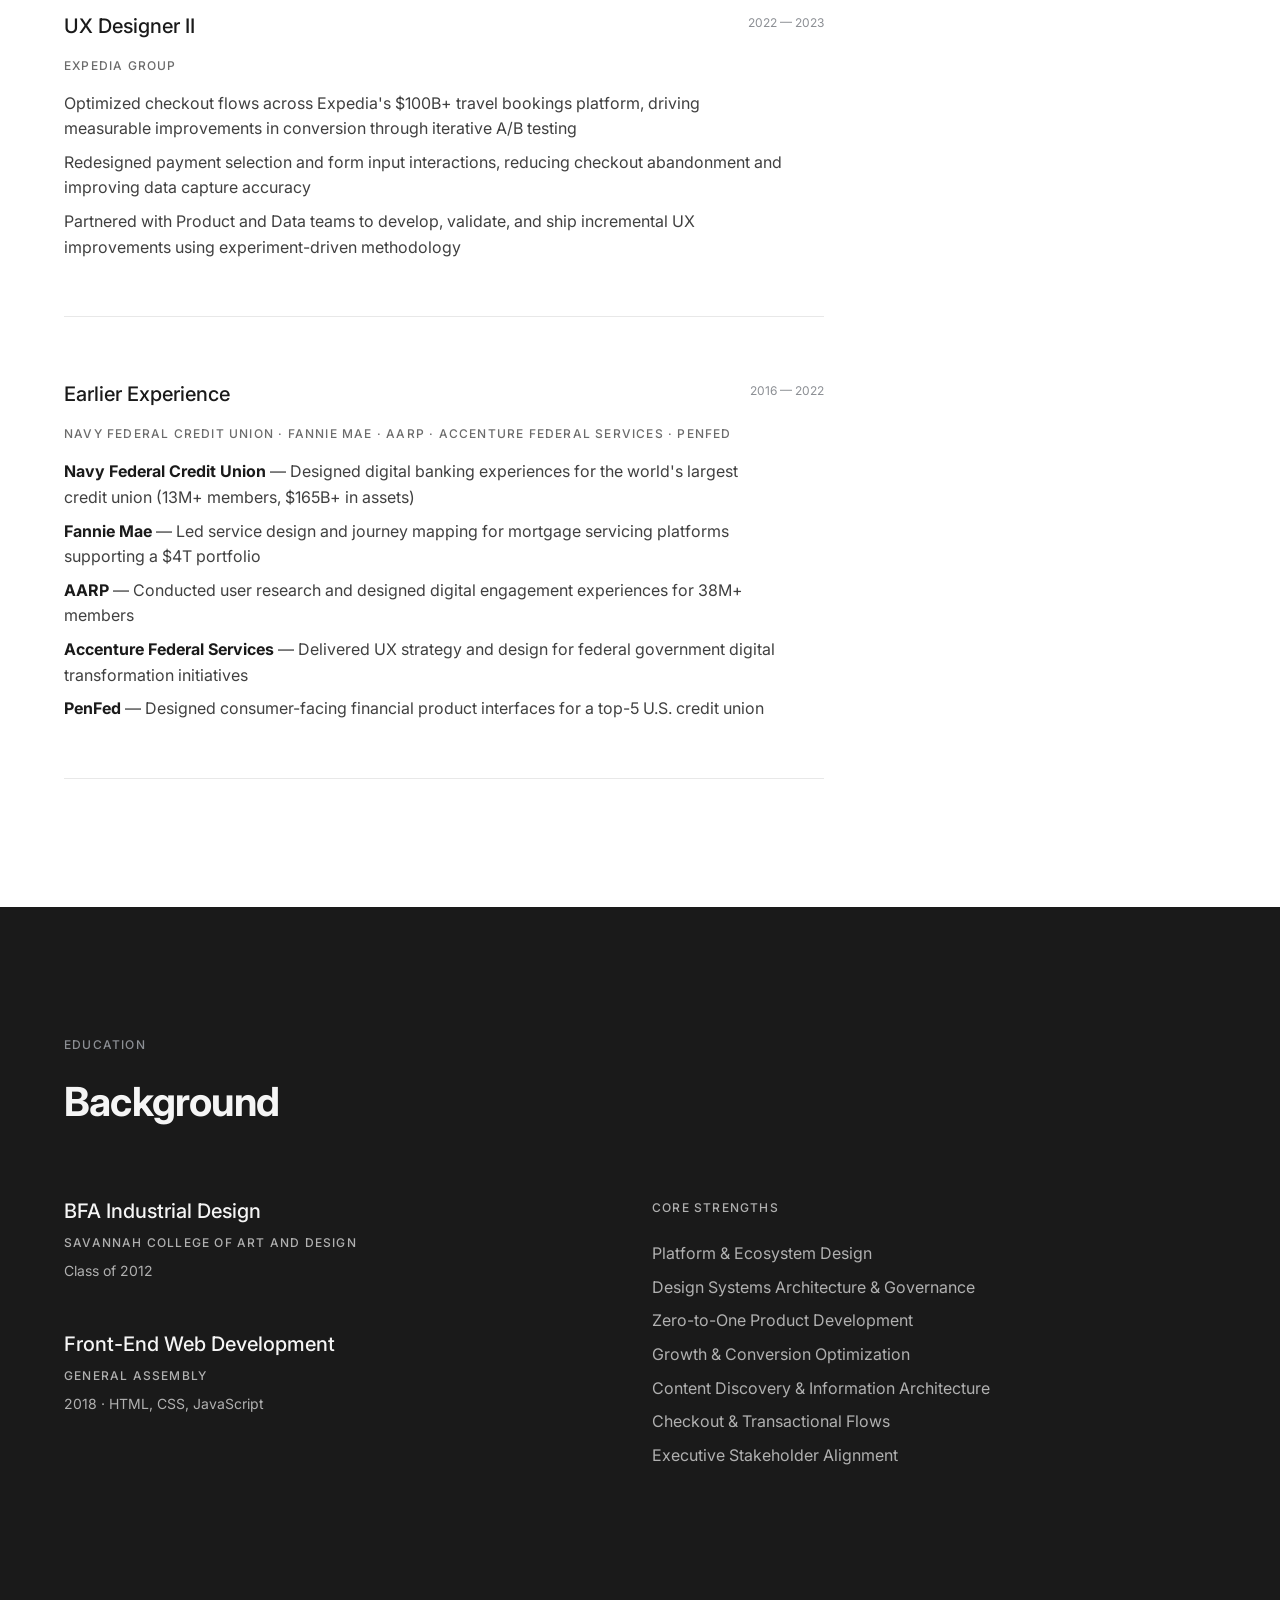
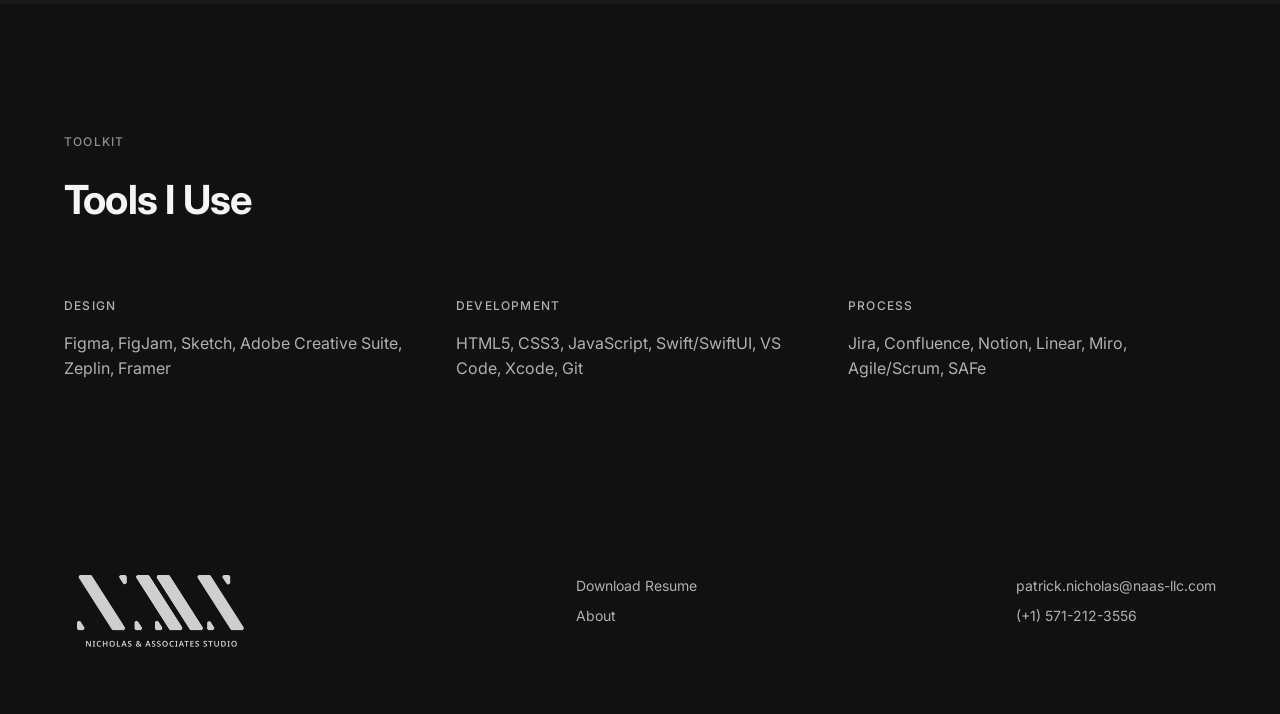
<file: resume.html>
<!DOCTYPE html>
<html lang="en">
<head>
  <meta charset="UTF-8">
  <meta name="viewport" content="width=device-width, initial-scale=1.0">
  <title>Resume — NAAS, LLC</title>
  <meta name="description" content="Resume of Patrick Nicholas — product designer and strategist at NAAS, LLC.">
  <meta property="og:type" content="website">
  <meta property="og:url" content="https://naas-llc.netlify.app/resume.html">
  <meta property="og:title" content="Resume — NAAS, LLC">
  <meta property="og:description" content="Resume of Patrick Nicholas — product designer and strategist at NAAS, LLC.">
  <meta property="og:image" content="https://naas-llc.netlify.app/assets/images/og-image.png">
  <meta name="twitter:card" content="summary_large_image">
  <meta name="twitter:title" content="Resume — NAAS, LLC">
  <meta name="twitter:description" content="Resume of Patrick Nicholas — product designer and strategist at NAAS, LLC.">
  <meta name="twitter:image" content="https://naas-llc.netlify.app/assets/images/og-image.png">
  <link rel="preconnect" href="https://fonts.googleapis.com">
  <link rel="preconnect" href="https://fonts.gstatic.com" crossorigin>
  <link href="https://fonts.googleapis.com/css2?family=Roboto+Slab:wght@400;700&family=Newsreader:ital,opsz,wght@0,6..72,200..800;1,6..72,200..800&family=Inter:wght@400;500;600;700&family=JetBrains+Mono:wght@400;500&display=swap" rel="stylesheet">
  <link rel="stylesheet" href="css/main.css?v=20260463">
</head>
<body>

  <a href="#main-content" class="skip-link">Skip to content</a>

  <!-- Navigation -->
  <nav class="nav">
    <div class="container nav__inner">
      <a href="index.html" class="nav__logo" aria-label="NAAS, LLC — Home">
        <img src="assets/images/naas-logo-lt.png" alt="NAAS, LLC" class="nav__logo-img">
      </a>
      <div class="nav__links">
        <a href="index.html" class="nav__link">Home</a>
        <a href="about.html" class="nav__link">About</a>
        <a href="resume.html" class="nav__link">Resume</a>
      </div>
      <button class="nav__toggle" aria-label="Toggle navigation">
        <span></span>
        <span></span>
        <span></span>
      </button>
    </div>
  </nav>

  <main id="main-content">

  <!-- Hero -->
  <section class="hero">
    <div class="container grid">
      <div class="col-8 tab-col-12">
        <p class="hero__eyebrow">Resume</p>
        <h1 class="hero__title">Experience &<br>Education</h1>
        <p class="hero__subtitle">
          10+ years designing and scaling complex digital platforms across fintech, eCommerce, media, healthcare, and travel — from zero-to-one startups to Fortune 500 enterprises.
        </p>
        <div class="hero__cta">
          <a href="assets/files/Patrick-Nicholas_Resume2026.pdf" class="btn btn--primary btn--lg" download="Patrick-Nicholas_Resume2026.pdf">Download PDF <span class="btn__arrow">&darr;</span></a>
        </div>
      </div>
    </div>
  </section>

  <!-- Experience -->
  <section class="section section--light-trigger">
    <div class="container">
      <div class="section__header">
        <p class="section__eyebrow">Experience</p>
        <h2 class="section__title">Where I've Worked</h2>
      </div>

      <div class="grid">
        <div class="col-8 tab-col-12">

          <!-- VML -->
          <div class="resume-role">
            <div class="resume-role__header">
              <h3 class="text-h5">Lead UX Designer</h3>
              <span class="text-caption">2024 — Present</span>
            </div>
            <p class="text-overline mb-2">VML</p>
            <ul class="prose">
              <li>Lead UX strategy across 2 Agile pods for enterprise-scale platform serving 10M+ monthly active users, driving a 22% improvement in core task-completion rates</li>
              <li>Partner with Product and Engineering leadership to define roadmap priorities, translating business KPIs into measurable design outcomes</li>
              <li>Mentor a team of 4 UX, UI, and research practitioners, establishing design critique cadence and career development frameworks</li>
              <li>Shipped platform-wide navigation and IA redesign that reduced user drop-off by 18% across key conversion funnels</li>
            </ul>
          </div>

          <!-- NAAS, LLC -->
          <div class="resume-role">
            <div class="resume-role__header">
              <h3 class="text-h5">Founder & Product Design Lead</h3>
              <span class="text-caption">2024 — Present</span>
            </div>
            <p class="text-overline mb-2">NAAS, LLC</p>
            <ul class="prose">
              <li>Founded design consultancy advising Series A&ndash;C startups and Fortune 500 enterprises on UX maturity, design systems architecture, and product strategy</li>
              <li>Deliver end-to-end product design engagements from discovery research through production handoff, averaging 35% faster time-to-market for clients</li>
              <li>Architect scalable Figma-to-code workflows that reduced design-to-engineering handoff friction by 40% across client organizations</li>
            </ul>
          </div>

          <!-- DubClub -->
          <div class="resume-role">
            <div class="resume-role__header">
              <h3 class="text-h5">Lead Product Designer</h3>
              <span class="text-caption">2024</span>
            </div>
            <p class="text-overline mb-2">DubClub &middot; Series A Startup</p>
            <ul class="prose">
              <li>Founding designer for 0-to-1 social audio platform that scaled to 2M+ users across iOS and Android within 18 months</li>
              <li>Designed core engagement loop (discover &rarr; join &rarr; share &rarr; return) achieving 94% task-completion rate and 3.2x Day-30 retention vs. industry benchmarks</li>
              <li>Built unified cross-platform design system (45+ components, 120+ tokens) that accelerated feature velocity by 60% and maintained visual consistency across 3 platforms</li>
              <li>Led user research program — 30+ interviews, usability studies, and A/B testing — that directly shaped product-market fit strategy and drove a 4.7-star App Store rating</li>
            </ul>
          </div>

          <!-- Audible -->
          <div class="resume-role">
            <div class="resume-role__header">
              <h3 class="text-h5">Lead Product Designer</h3>
              <span class="text-caption">2023 — 2024</span>
            </div>
            <p class="text-overline mb-2">Audible &middot; Amazon</p>
            <ul class="prose">
              <li>Redesigned the internal content metadata pipeline serving 500K+ audiobook titles across all global markets, reducing per-title processing time by 60% (12 min &rarr; under 5 min)</li>
              <li>Consolidated 7 legacy operator tools into a unified title-management interface, eliminating context-switching overhead and driving internal NPS from 23 to 78</li>
              <li>Designed real-time validation engine with market-aware rule sets that reduced customer-facing metadata errors by 40%</li>
              <li>Led phased rollout strategy with parallel-run validation, bi-weekly operator feedback sessions, and instrumented workflow metrics to de-risk the transition</li>
            </ul>
          </div>

          <!-- Walgreens -->
          <div class="resume-role">
            <div class="resume-role__header">
              <h3 class="text-h5">Senior Product Designer</h3>
              <span class="text-caption">2022 — 2023</span>
            </div>
            <p class="text-overline mb-2">Walgreens</p>
            <ul class="prose">
              <li>Redesigned enterprise product card system across web, mobile web, and iOS serving 100M+ monthly pharmacy and retail customers</li>
              <li>Developed cross-platform interaction patterns that unified the shopping experience and improved product card engagement by 28%</li>
              <li>Advanced design system governance from ad-hoc to structured — established contribution guidelines, component audit cadence, and adoption tracking across 6 product teams</li>
            </ul>
          </div>

          <!-- Expedia -->
          <div class="resume-role">
            <div class="resume-role__header">
              <h3 class="text-h5">UX Designer II</h3>
              <span class="text-caption">2022 — 2023</span>
            </div>
            <p class="text-overline mb-2">Expedia Group</p>
            <ul class="prose">
              <li>Optimized checkout flows across Expedia's $100B+ travel bookings platform, driving measurable improvements in conversion through iterative A/B testing</li>
              <li>Redesigned payment selection and form input interactions, reducing checkout abandonment and improving data capture accuracy</li>
              <li>Partnered with Product and Data teams to develop, validate, and ship incremental UX improvements using experiment-driven methodology</li>
            </ul>
          </div>

          <!-- Earlier Experience -->
          <div class="resume-role">
            <div class="resume-role__header">
              <h3 class="text-h5">Earlier Experience</h3>
              <span class="text-caption">2016 — 2022</span>
            </div>
            <p class="text-overline mb-2">Navy Federal Credit Union &middot; Fannie Mae &middot; AARP &middot; Accenture Federal Services &middot; PenFed</p>
            <ul class="prose">
              <li><strong>Navy Federal Credit Union</strong> — Designed digital banking experiences for the world's largest credit union (13M+ members, $165B+ in assets)</li>
              <li><strong>Fannie Mae</strong> — Led service design and journey mapping for mortgage servicing platforms supporting a $4T portfolio</li>
              <li><strong>AARP</strong> — Conducted user research and designed digital engagement experiences for 38M+ members</li>
              <li><strong>Accenture Federal Services</strong> — Delivered UX strategy and design for federal government digital transformation initiatives</li>
              <li><strong>PenFed</strong> — Designed consumer-facing financial product interfaces for a top-5 U.S. credit union</li>
            </ul>
          </div>

        </div>
      </div>
    </div>
  </section>

  <!-- Education -->
  <section class="section section--alt">
    <div class="container">
      <div class="section__header">
        <p class="section__eyebrow">Education</p>
        <h2 class="section__title">Background</h2>
      </div>

      <div class="grid">
        <div class="col-6 tab-col-12">
          <div class="mb-6">
            <h3 class="text-h5 mb-1">BFA Industrial Design</h3>
            <p class="text-overline mb-1">Savannah College of Art and Design</p>
            <p class="text-body-sm text-secondary">Class of 2012</p>
          </div>
          <div class="mb-6">
            <h3 class="text-h5 mb-1">Front-End Web Development</h3>
            <p class="text-overline mb-1">General Assembly</p>
            <p class="text-body-sm text-secondary">2018 &middot; HTML, CSS, JavaScript</p>
          </div>
        </div>
        <div class="col-6 tab-col-12">
          <h4 class="text-overline mb-3">Core Strengths</h4>
          <ul class="prose">
            <li>Platform & Ecosystem Design</li>
            <li>Design Systems Architecture & Governance</li>
            <li>Zero-to-One Product Development</li>
            <li>Growth & Conversion Optimization</li>
            <li>Content Discovery & Information Architecture</li>
            <li>Checkout & Transactional Flows</li>
            <li>Executive Stakeholder Alignment</li>
          </ul>
        </div>
      </div>
    </div>
  </section>

  <!-- Tools -->
  <section class="section">
    <div class="container">
      <div class="section__header">
        <p class="section__eyebrow">Toolkit</p>
        <h2 class="section__title">Tools I Use</h2>
      </div>

      <div class="grid">
        <div class="col-4 tab-col-4">
          <h4 class="text-overline mb-2">Design</h4>
          <p class="text-body text-secondary">Figma, FigJam, Sketch, Adobe Creative Suite, Zeplin, Framer</p>
        </div>
        <div class="col-4 tab-col-4">
          <h4 class="text-overline mb-2">Development</h4>
          <p class="text-body text-secondary">HTML5, CSS3, JavaScript, Swift/SwiftUI, VS Code, Xcode, Git</p>
        </div>
        <div class="col-4 tab-col-4">
          <h4 class="text-overline mb-2">Process</h4>
          <p class="text-body text-secondary">Jira, Confluence, Notion, Linear, Miro, Agile/Scrum, SAFe</p>
        </div>
      </div>
    </div>
  </section>

  </main>

  <!-- Footer -->
  <footer class="footer">
    <div class="container footer__inner">
      <div class="footer__brand">
        <a href="index.html" aria-label="NAAS, LLC — Home">
          <img src="assets/images/logo-white-footer.png" alt="NAAS, LLC" class="footer__logo-img">
        </a>
        
      </div>
      <div class="footer__links">
        <a href="assets/files/Patrick-Nicholas_Resume2026.pdf" class="footer__link" download="Patrick-Nicholas_Resume2026.pdf">Download Resume</a>
        <a href="about.html" class="footer__link">About</a>
      </div>
      <div class="footer__contact">
        <span class="footer__contact-item"><a href="mailto:patrick.nicholas@naas-llc.com">patrick.nicholas@naas-llc.com</a></span>
        <span class="footer__contact-item"><a href="tel:+15712123556">(+1) 571-212-3556</a></span>
      </div>
    </div>
  </footer>

  <script src="js/main.js?v=20260472"></script>
</body>
</html>
</file>
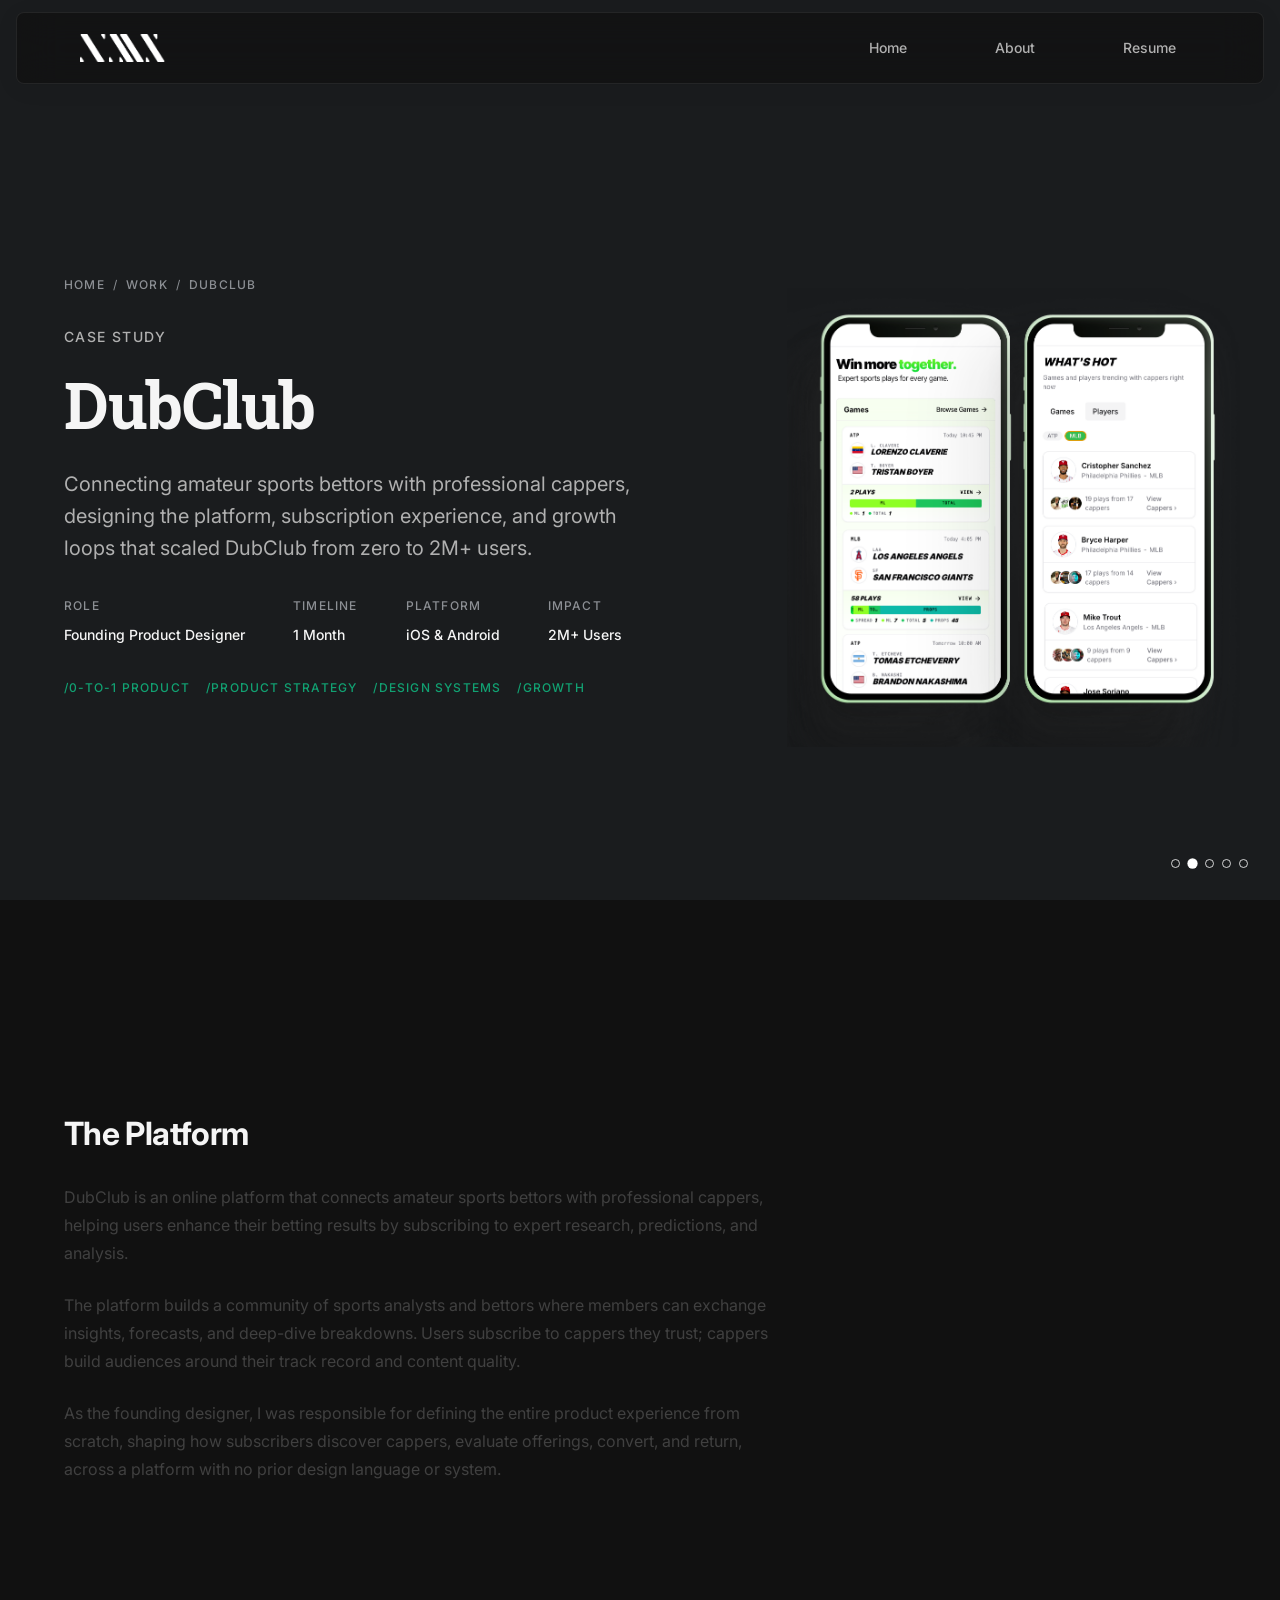
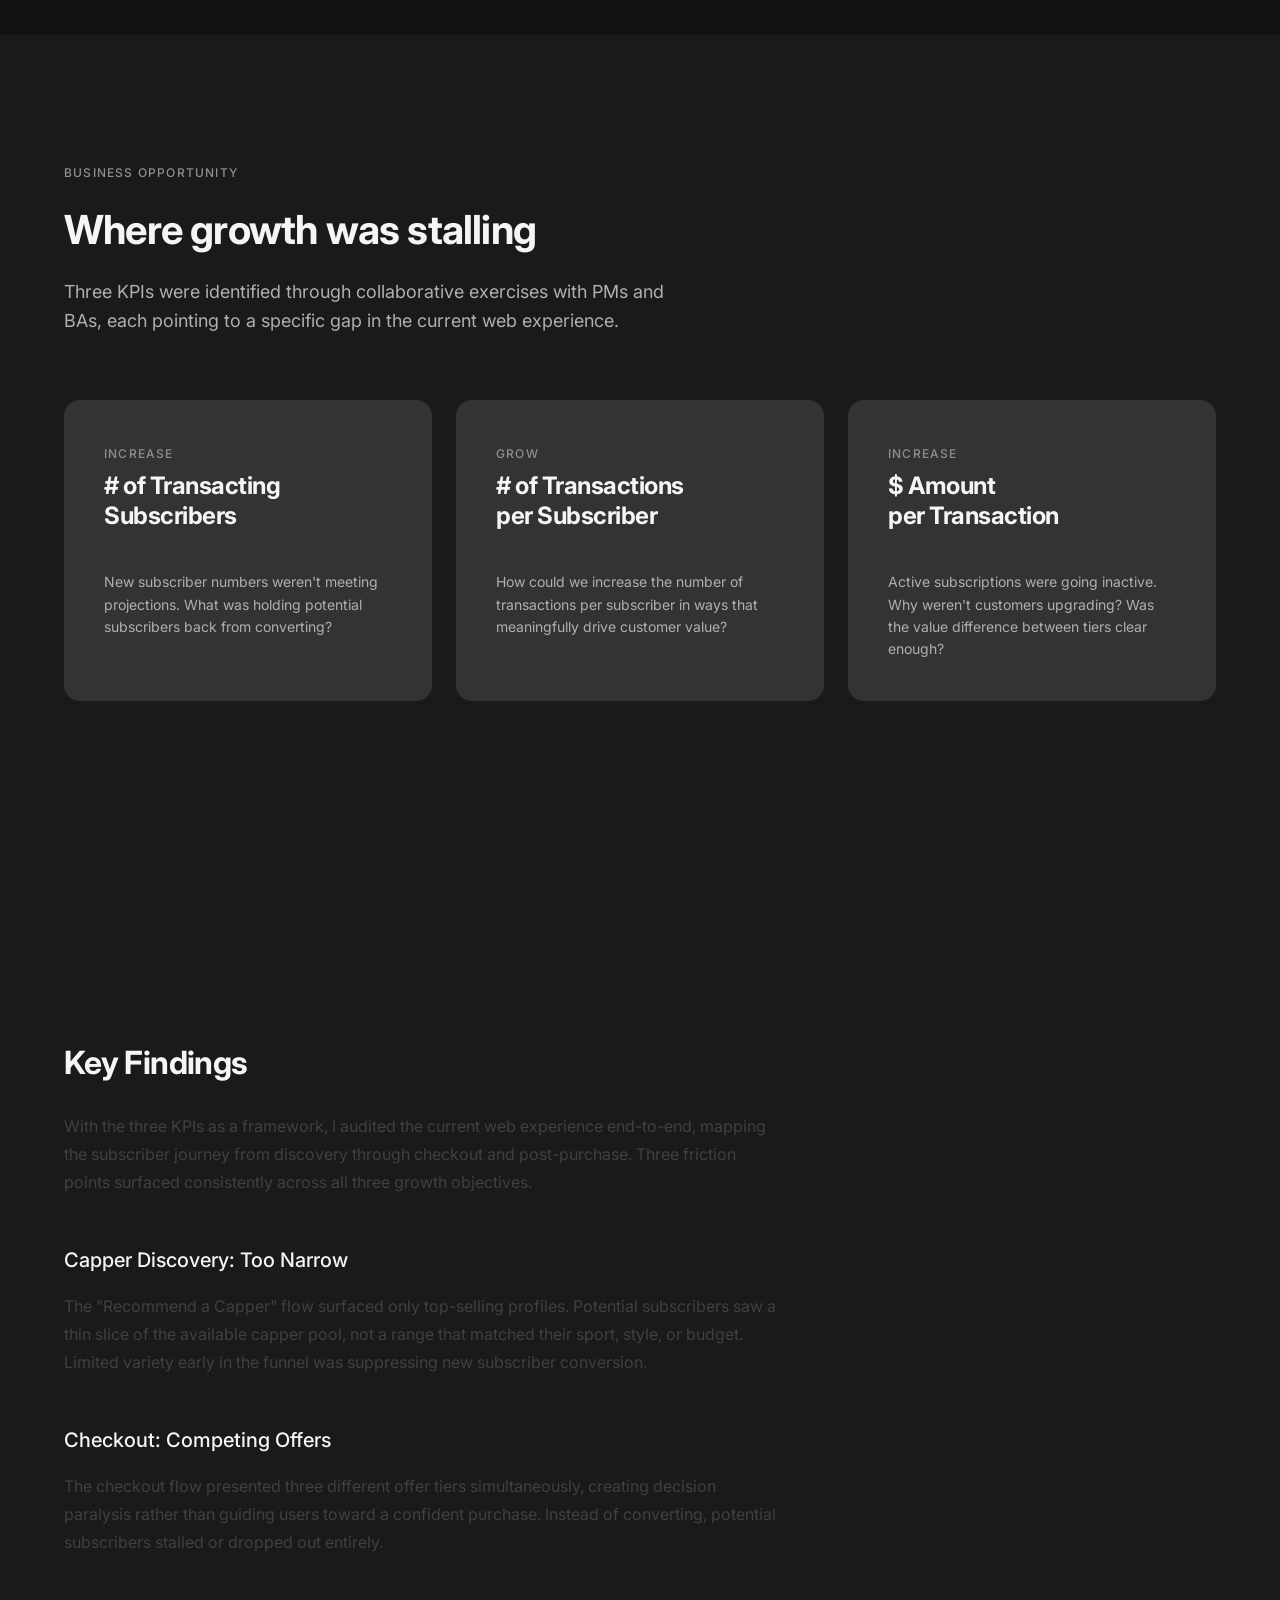
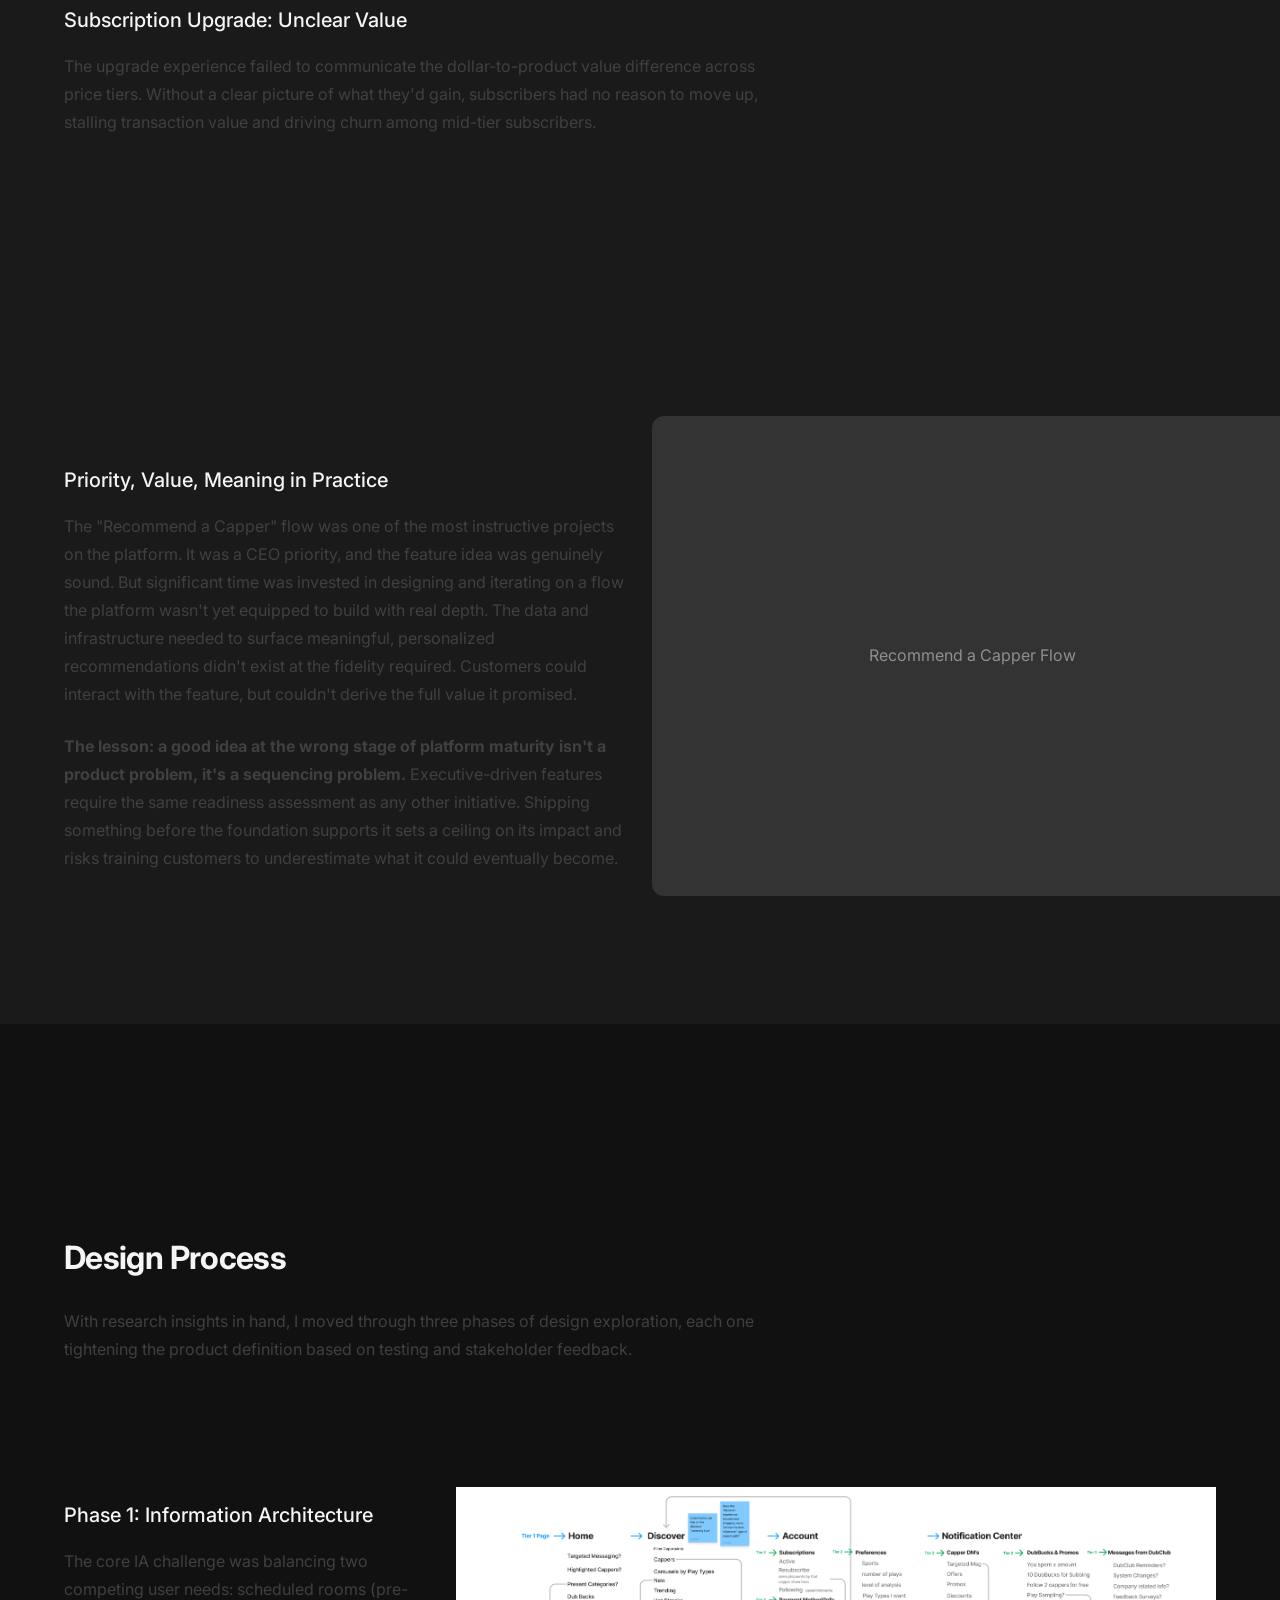
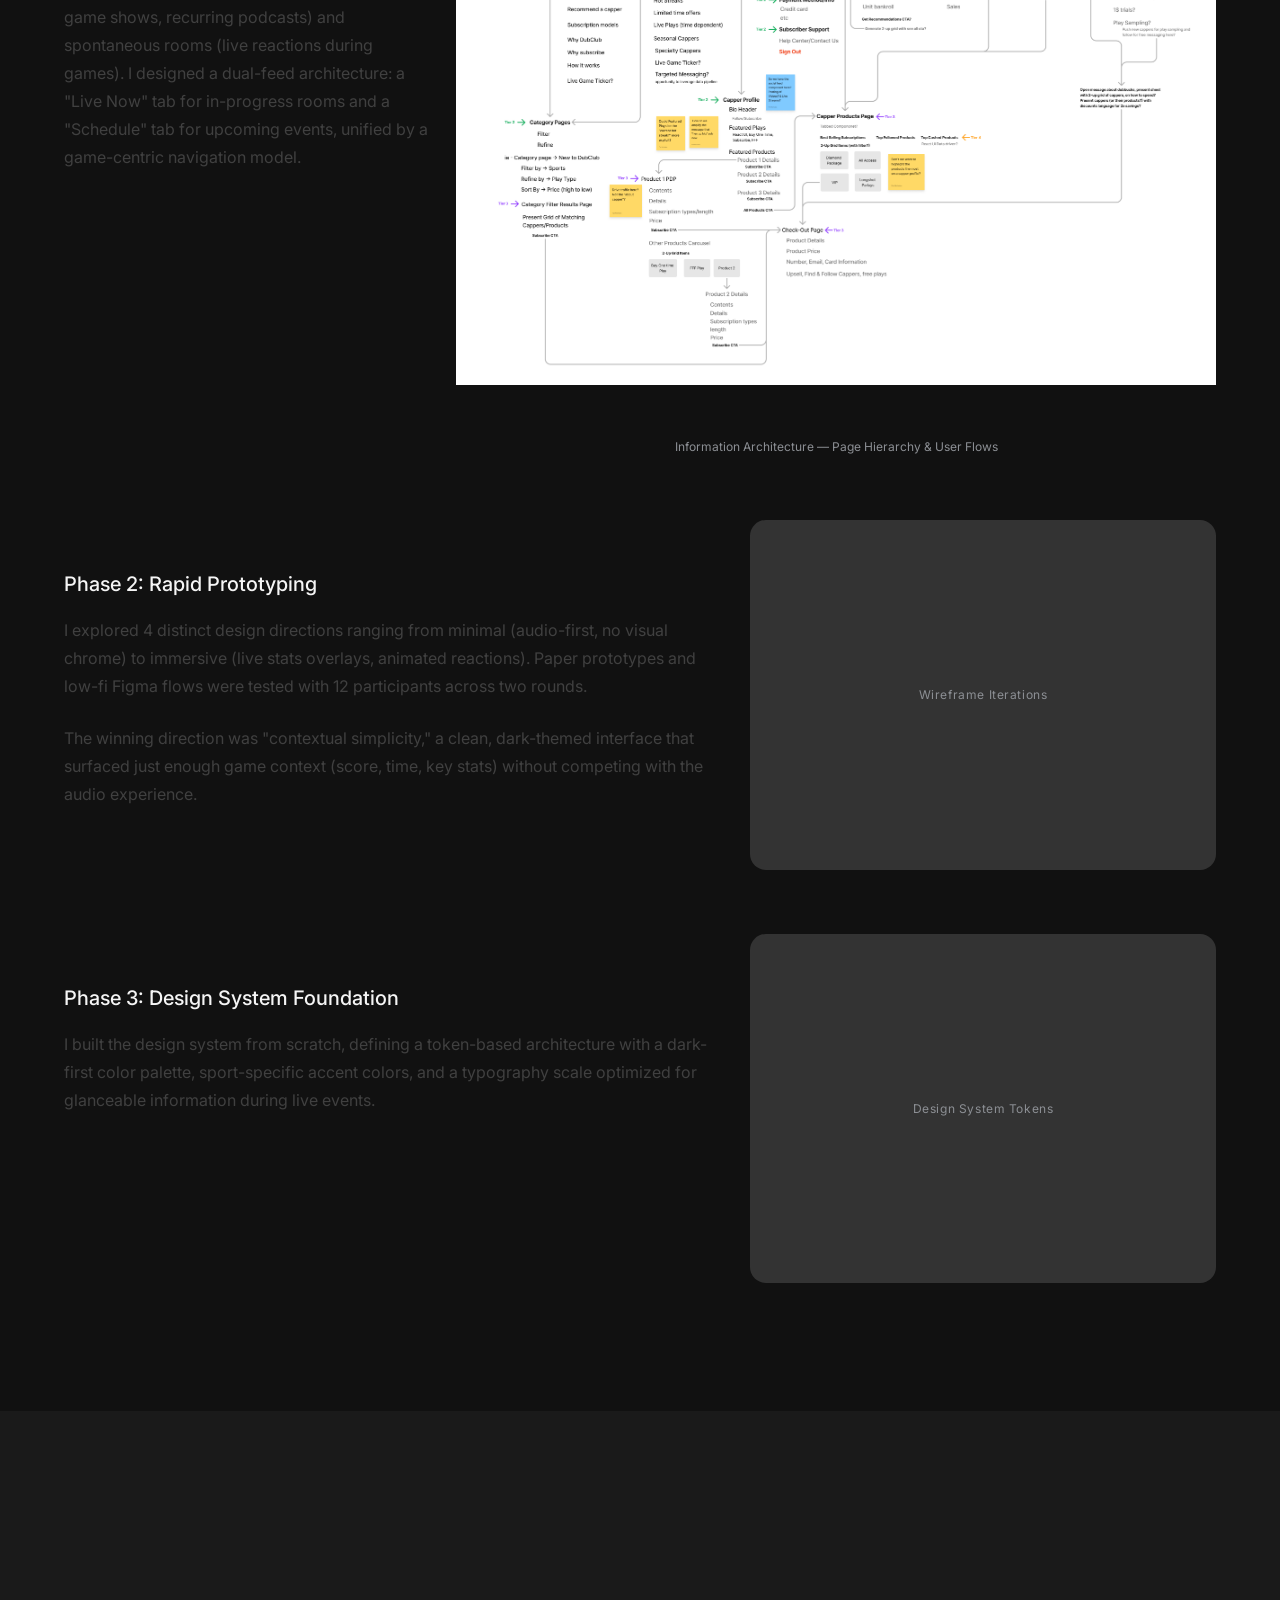
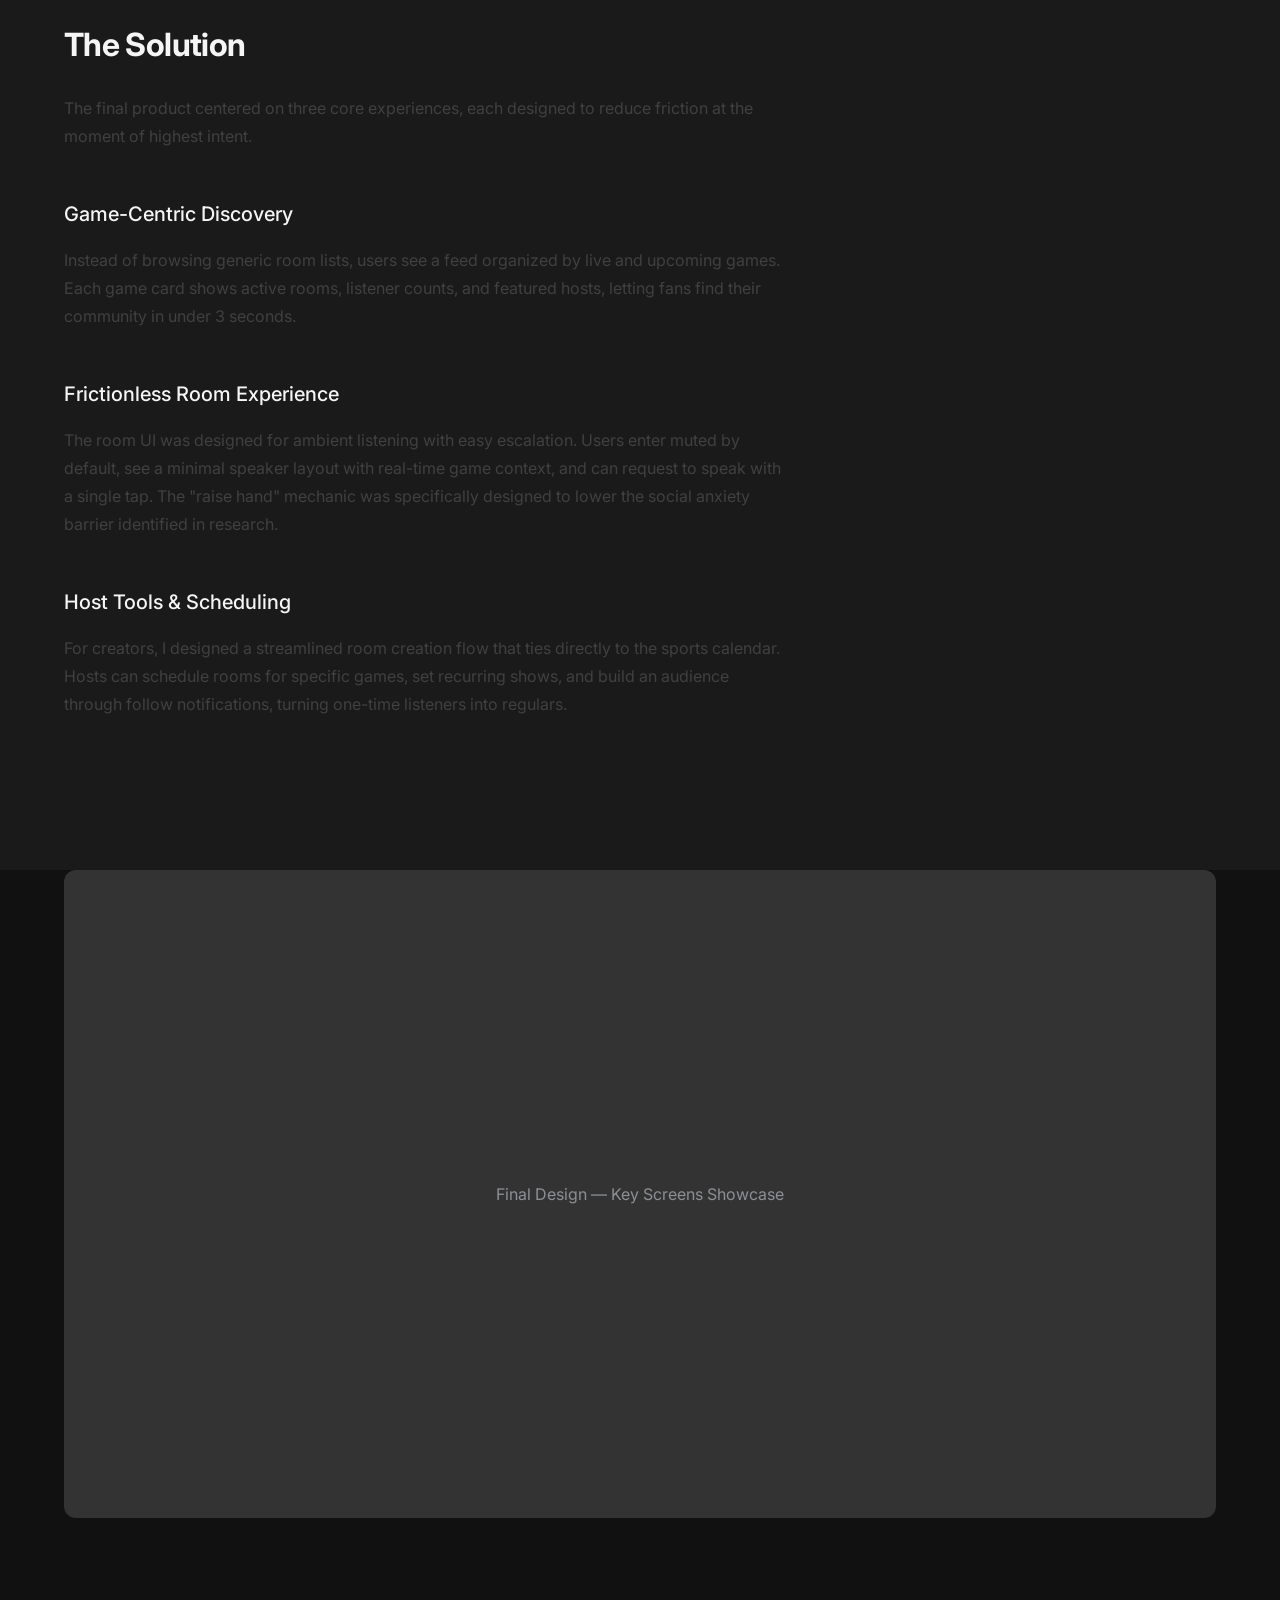
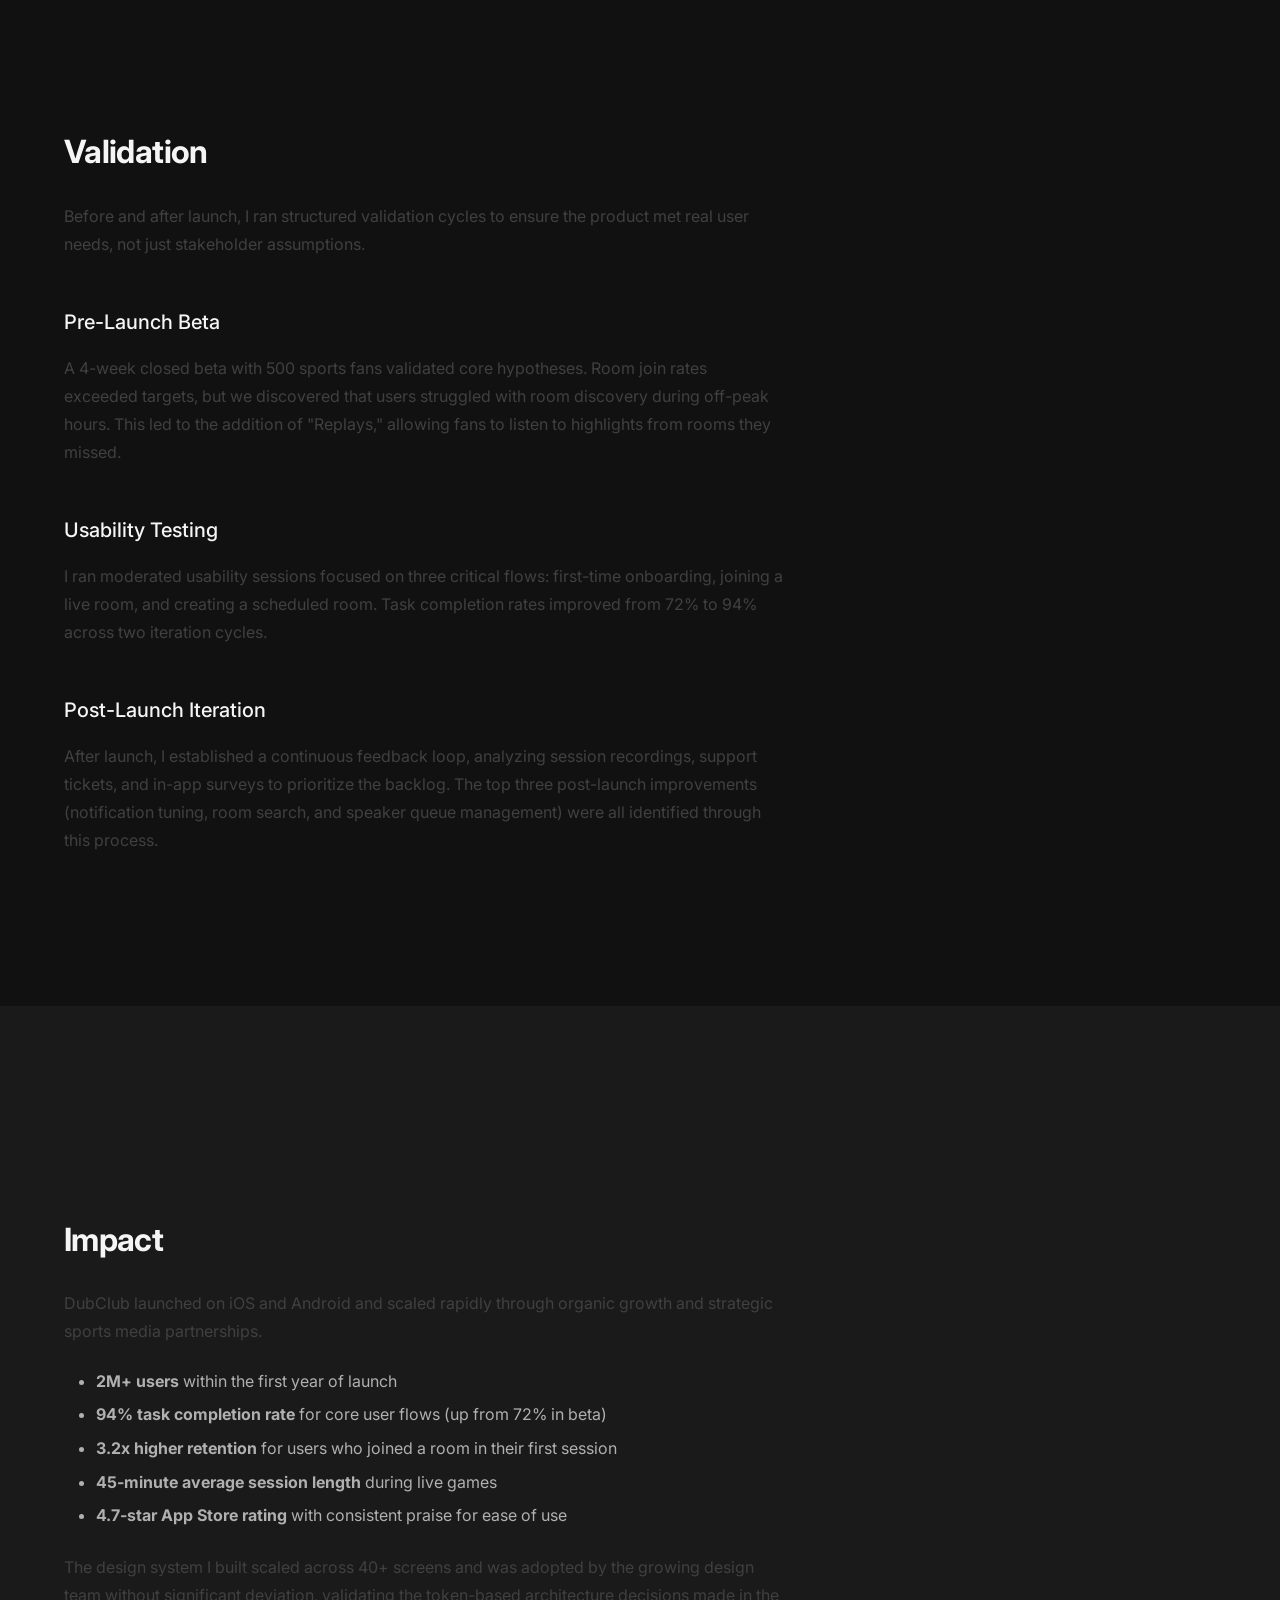
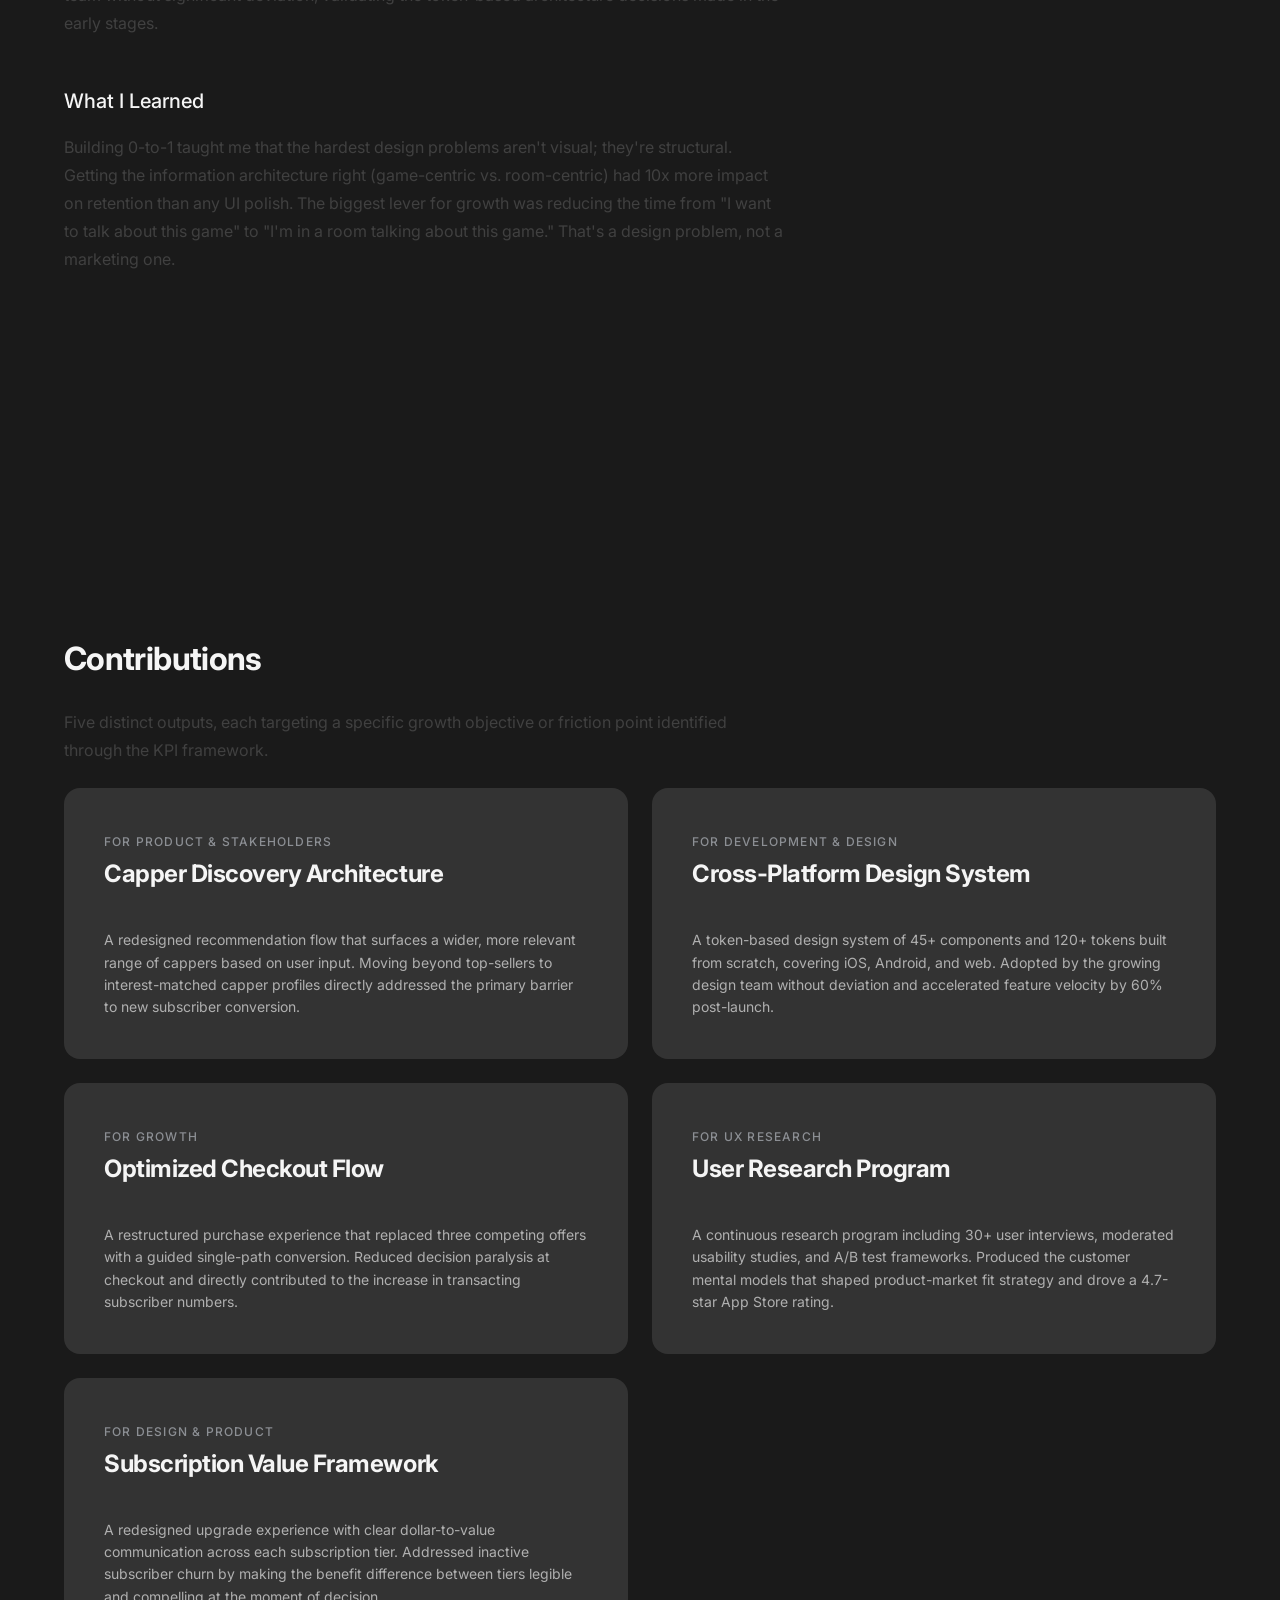
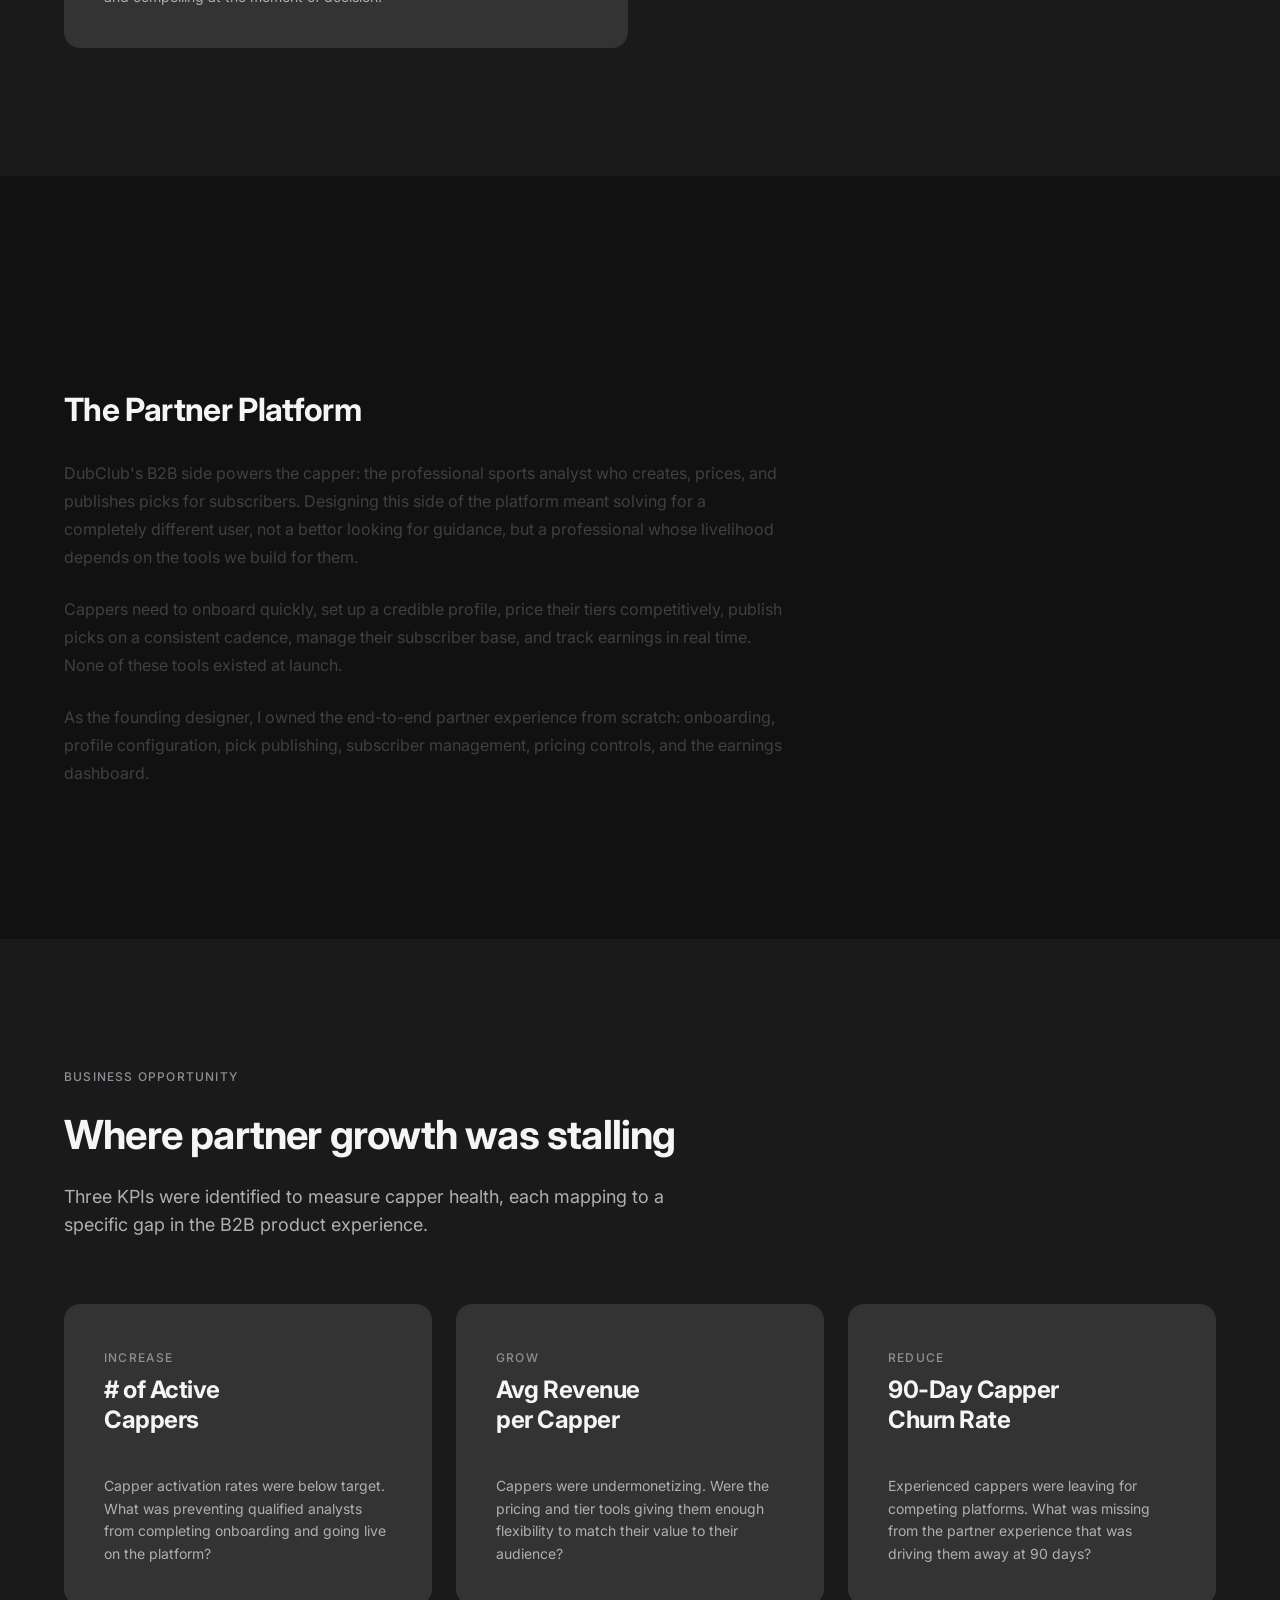
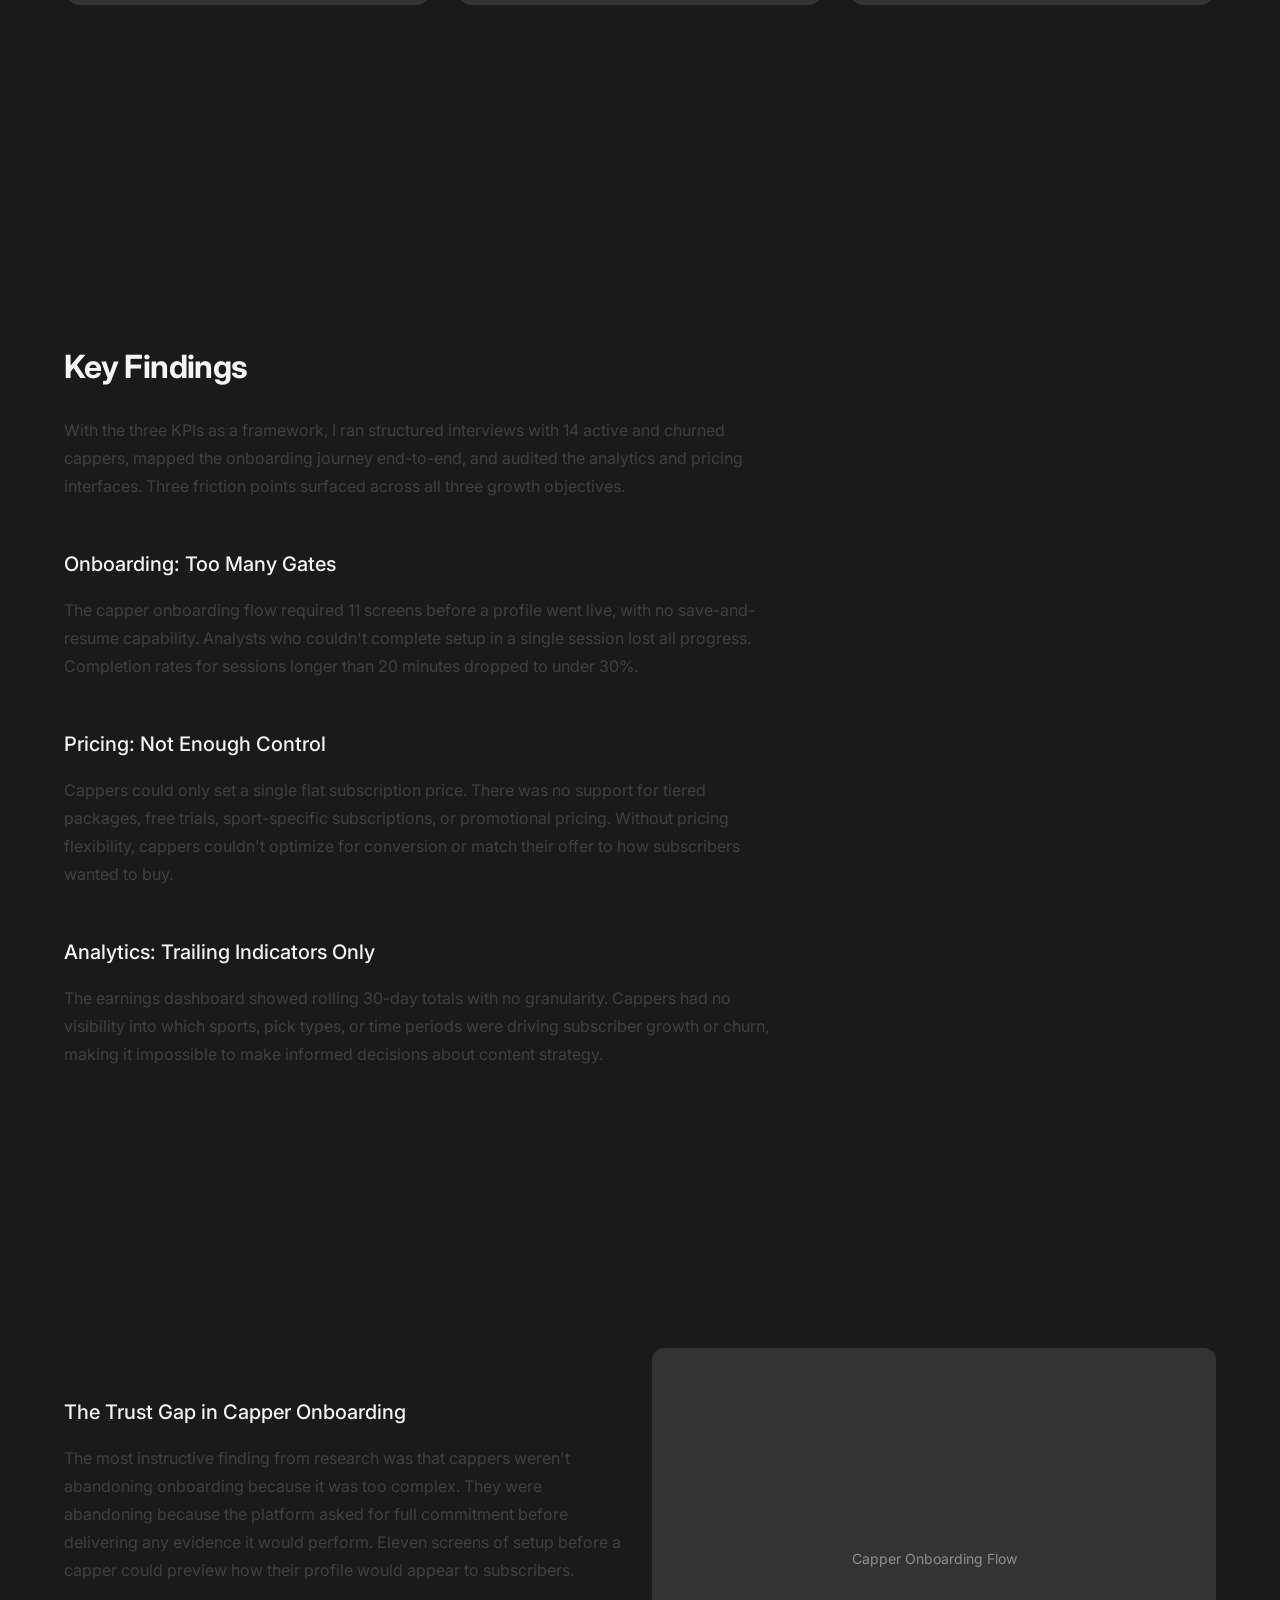
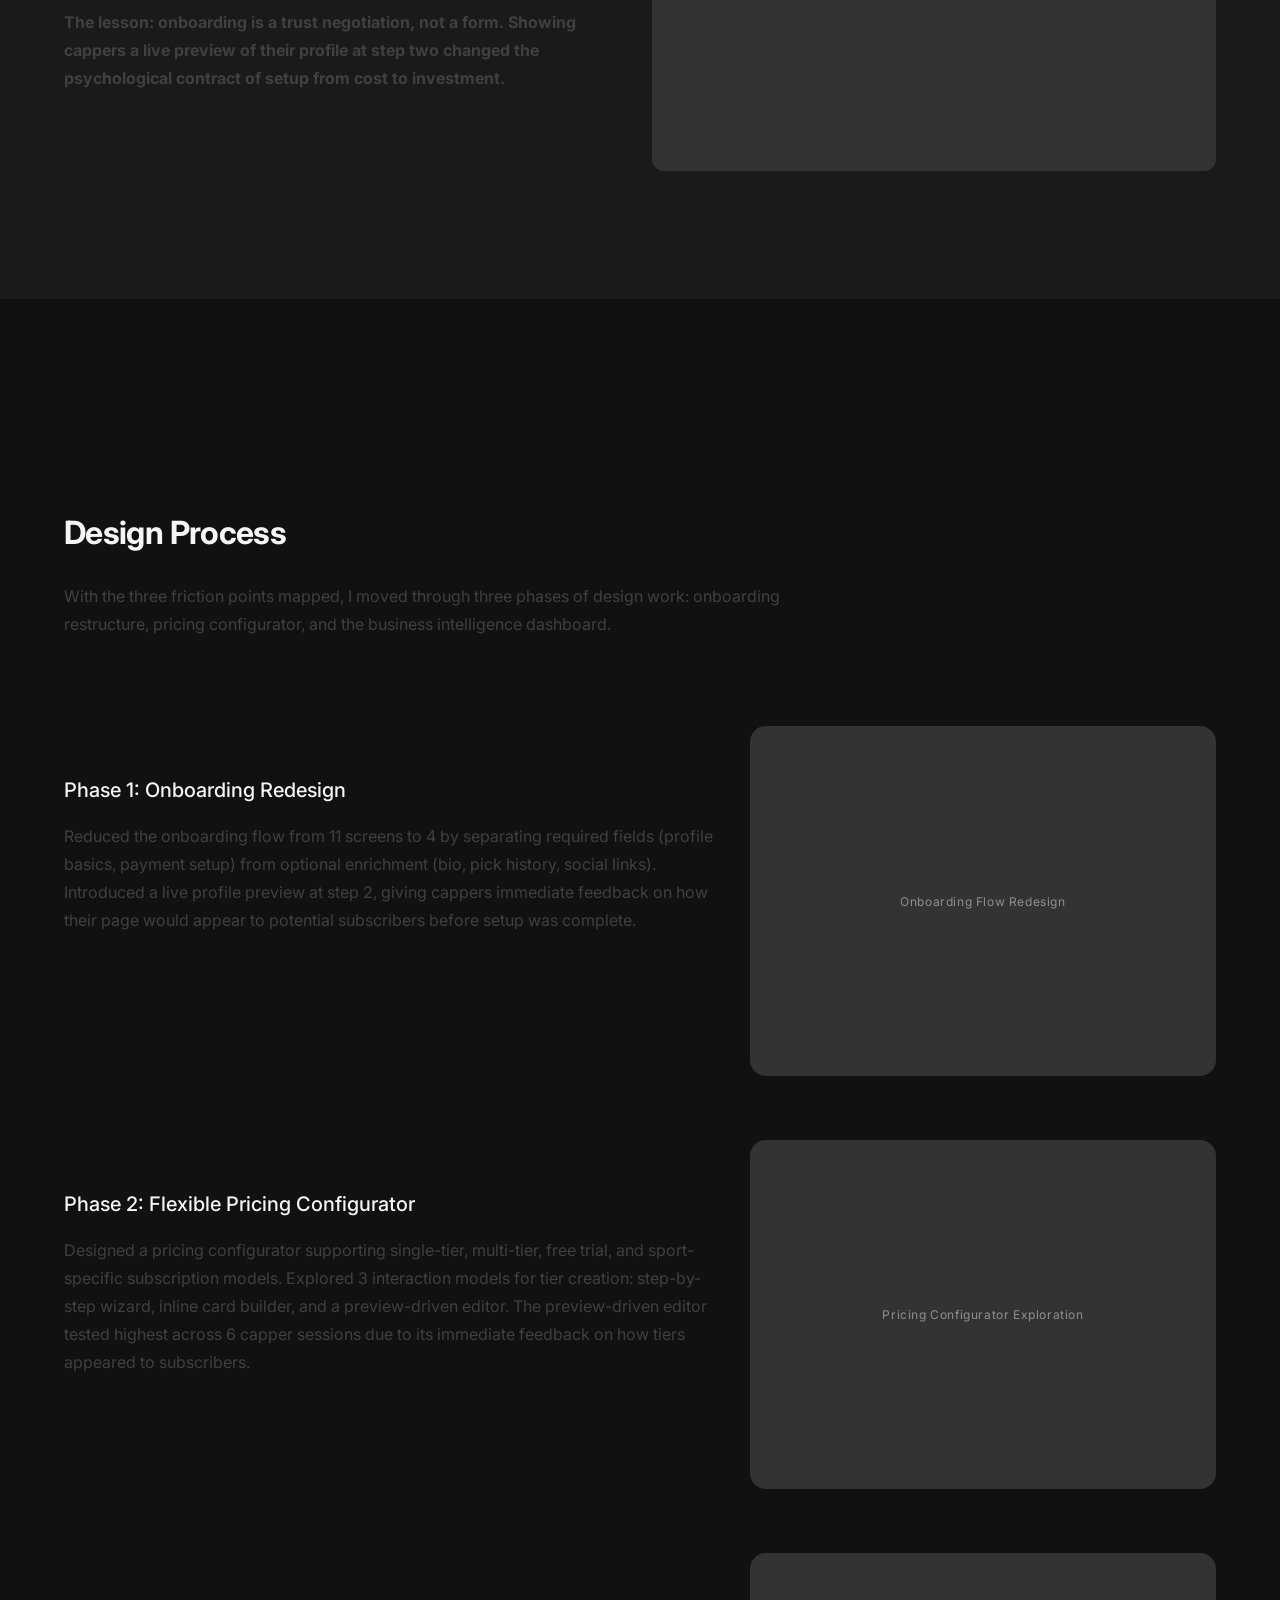
<file: projects/0-1-product.html>
<!DOCTYPE html>
<html lang="en">
<head>
  <meta charset="UTF-8">
  <meta name="viewport" content="width=device-width, initial-scale=1.0">
  <title>DubClub — NAAS, LLC</title>
  <meta name="description" content="Case study: Building a 0-to-1 social audio product that scaled to 2M+ users.">
  <meta property="og:type" content="website">
  <meta property="og:url" content="https://naas-llc.netlify.app/projects/0-1-product.html">
  <meta property="og:title" content="DubClub — NAAS, LLC">
  <meta property="og:description" content="Case study: Building a 0-to-1 social audio product that scaled to 2M+ users.">
  <meta property="og:image" content="https://naas-llc.netlify.app/assets/images/og-image.png">
  <meta name="twitter:card" content="summary_large_image">
  <meta name="twitter:title" content="DubClub — NAAS, LLC">
  <meta name="twitter:description" content="Case study: Building a 0-to-1 social audio product that scaled to 2M+ users.">
  <meta name="twitter:image" content="https://naas-llc.netlify.app/assets/images/og-image.png">
  <link rel="preconnect" href="https://fonts.googleapis.com">
  <link rel="preconnect" href="https://fonts.gstatic.com" crossorigin>
  <link href="https://fonts.googleapis.com/css2?family=Roboto+Slab:wght@400;700&family=Newsreader:ital,opsz,wght@0,6..72,200..800;1,6..72,200..800&family=Inter:wght@400;500;600;700&family=JetBrains+Mono:wght@400;500&display=swap" rel="stylesheet">
  <link rel="stylesheet" href="../css/main.css?v=20260463">
  <link rel="stylesheet" href="../css/case-study.css?v=20260494">
  <link rel="stylesheet" href="../css/interactions.css?v=20260450">
</head>
<body>

  <div class="cs-progress" aria-hidden="true"></div>

  <a href="#main-content" class="skip-link">Skip to content</a>

  <!-- Navigation -->
  <nav class="nav">
    <div class="container nav__inner">
      <a href="../index.html" class="nav__logo" aria-label="NAAS, LLC — Home">
        <img src="../assets/images/naas-logo-lt.png" alt="NAAS, LLC" class="nav__logo-img">
      </a>
      <div class="nav__links">
        <a href="../index.html" class="nav__link">Home</a>
        <a href="../about.html" class="nav__link">About</a>
        <a href="../resume.html" class="nav__link">Resume</a>
      </div>
      <button class="nav__toggle" aria-label="Toggle navigation">
        <span></span>
        <span></span>
        <span></span>
      </button>
    </div>
  </nav>

  <main id="main-content" style="--cs-accent: #10B981;">

  <!-- ============================================================
       1. HOOK — Hero
       ============================================================ -->
  <section class="hero hero--project hero--split">

    <div class="hero__panel-text">

      <nav class="hero__breadcrumb" aria-label="Breadcrumb">
        <a href="../index.html">Home</a>
        <span class="hero__breadcrumb-sep">/</span>
        <a href="../index.html#projects">Work</a>
        <span class="hero__breadcrumb-sep">/</span>
        <span>DubClub</span>
      </nav>

      <p class="hero__eyebrow" style="margin-top: var(--space-lg);">Case Study</p>
      <h1 class="hero__title">DubClub</h1>
      <p class="hero__subtitle">
        Connecting amateur sports bettors with professional cappers,
        designing the platform, subscription experience, and growth loops
        that scaled DubClub from zero to 2M+ users.
      </p>
      <div class="hero__meta">
        <div class="hero__meta-item">
          <span class="hero__meta-label">Role</span>
          <span class="hero__meta-value">Founding Product Designer</span>
        </div>
        <div class="hero__meta-item">
          <span class="hero__meta-label">Timeline</span>
          <span class="hero__meta-value">1 Month</span>
        </div>
        <div class="hero__meta-item">
          <span class="hero__meta-label">Platform</span>
          <span class="hero__meta-value">iOS & Android</span>
        </div>
        <div class="hero__meta-item">
          <span class="hero__meta-label">Impact</span>
          <span class="hero__meta-value">2M+ Users</span>
        </div>
      </div>

      <div class="hero__tags" aria-label="Project disciplines">
        <span class="hero__tag">/0-to-1 Product</span>
        <span class="hero__tag">/Product Strategy</span>
        <span class="hero__tag">/Design Systems</span>
        <span class="hero__tag">/Growth</span>
      </div>

    </div>

    <div class="hero__panel-visual">
      <div class="hero__visual-carousel hero__visual-carousel--slide-ttb">
        <div class="hero__visual-slide is-active">
          <img src="../assets/images/duclub-project-banner-3.png" alt="DubClub product screens">
        </div>
        <div class="hero__visual-slide">
          <img src="../assets/images/duclub-project-banner-4.png" alt="DubClub product screens">
        </div>
        <div class="hero__visual-slide">
          <img src="../assets/images/dubclub-project-hero-1.png" alt="DubClub earnings dashboard, campaign automation, and product management screens">
        </div>
        <div class="hero__visual-slide">
          <img src="../assets/images/dubclub-project-hero-2.png" alt="DubClub home dashboard and message center screens">
        </div>
        <div class="hero__visual-slide">
          <img src="../assets/images/dubclub-project-hero-3.png" alt="DubClub product screens">
        </div>
      </div>
      <div class="hero__visual-dots" role="tablist" aria-label="Carousel image navigation">
        <button class="hero__visual-dot is-active" type="button" aria-label="Show image 1" aria-selected="true"></button>
        <button class="hero__visual-dot" type="button" aria-label="Show image 2" aria-selected="false"></button>
        <button class="hero__visual-dot" type="button" aria-label="Show image 3" aria-selected="false"></button>
        <button class="hero__visual-dot" type="button" aria-label="Show image 4" aria-selected="false"></button>
        <button class="hero__visual-dot" type="button" aria-label="Show image 5" aria-selected="false"></button>
      </div>
    </div>

  </section>

  <!-- ============================================================
       2. PROBLEM — Business Context & User Pain Points
       ============================================================ -->
  <section class="section">
    <div class="container grid">
      <div class="col-8 tab-col-12">
        <div class="prose">
          <h2>The Platform</h2>
          <p>
            DubClub is an online platform that connects amateur sports bettors with
            professional cappers, helping users enhance their betting results by
            subscribing to expert research, predictions, and analysis.
          </p>
          <p>
            The platform builds a community of sports analysts and bettors where members
            can exchange insights, forecasts, and deep-dive breakdowns. Users subscribe
            to cappers they trust; cappers build audiences around their track record and
            content quality.
          </p>
          <p>
            As the founding designer, I was responsible for defining the entire product
            experience from scratch, shaping how subscribers discover cappers, evaluate
            offerings, convert, and return, across a platform with no prior design language
            or system.
          </p>
        </div>
      </div>
    </div>
  </section>

  <!-- ============================================================
       2b. BUSINESS OPPORTUNITY — 3 KPIs
       ============================================================ -->
  <section class="section section--alt">
    <div class="container">
      <div class="section__header">
        <p class="section__eyebrow">Business Opportunity</p>
        <h2 class="section__title">Where growth was stalling</h2>
        <p class="section__subtitle">Three KPIs were identified through collaborative exercises with PMs and BAs, each pointing to a specific gap in the current web experience.</p>
      </div>
      <div class="grid">

        <div class="col-4 tab-col-12">
          <div class="kpi-card">
            <span class="kpi-card__label">Increase</span>
            <h3 class="kpi-card__metric"># of Transacting<br>Subscribers</h3>
            <p class="kpi-card__insight">New subscriber numbers weren't meeting projections. What was holding potential subscribers back from converting?</p>
          </div>
        </div>

        <div class="col-4 tab-col-12">
          <div class="kpi-card">
            <span class="kpi-card__label">Grow</span>
            <h3 class="kpi-card__metric"># of Transactions<br>per Subscriber</h3>
            <p class="kpi-card__insight">How could we increase the number of transactions per subscriber in ways that meaningfully drive customer value?</p>
          </div>
        </div>

        <div class="col-4 tab-col-12">
          <div class="kpi-card">
            <span class="kpi-card__label">Increase</span>
            <h3 class="kpi-card__metric">$ Amount<br>per Transaction</h3>
            <p class="kpi-card__insight">Active subscriptions were going inactive. Why weren't customers upgrading? Was the value difference between tiers clear enough?</p>
          </div>
        </div>

      </div>
    </div>
  </section>

  <!-- ============================================================
       3. RESEARCH — Key Findings
       ============================================================ -->
  <section class="section section--alt">
    <div class="container grid">
      <div class="col-8 tab-col-12">
        <div class="prose">
          <h2>Key Findings</h2>
          <p>
            With the three KPIs as a framework, I audited the current web experience end-to-end, mapping the subscriber journey from discovery through checkout and post-purchase. Three friction points surfaced consistently across all three growth objectives.
          </p>

          <h3>Capper Discovery: Too Narrow</h3>
          <p>
            The "Recommend a Capper" flow surfaced only top-selling profiles. Potential subscribers saw a thin slice of the available capper pool, not a range that matched their sport, style, or budget. Limited variety early in the funnel was suppressing new subscriber conversion.
          </p>

          <h3>Checkout: Competing Offers</h3>
          <p>
            The checkout flow presented three different offer tiers simultaneously, creating decision paralysis rather than guiding users toward a confident purchase. Instead of converting, potential subscribers stalled or dropped out entirely.
          </p>

          <h3>Subscription Upgrade: Unclear Value</h3>
          <p>
            The upgrade experience failed to communicate the dollar-to-product value difference across price tiers. Without a clear picture of what they'd gain, subscribers had no reason to move up, stalling transaction value and driving churn among mid-tier subscribers.
          </p>
        </div>
      </div>
    </div>
  </section>

  <!-- Recommend a Capper — Featured Finding -->
  <section class="section section--alt">
    <div class="container grid">
      <div class="col-6 tab-col-12">
        <div class="prose">
          <h3>Priority, Value, Meaning in Practice</h3>
          <p>
            The "Recommend a Capper" flow was one of the most instructive projects
            on the platform. It was a CEO priority, and the feature idea was genuinely
            sound. But significant time was invested in designing and iterating on a
            flow the platform wasn't yet equipped to build with real depth. The data
            and infrastructure needed to surface meaningful, personalized recommendations
            didn't exist at the fidelity required. Customers could interact with the
            feature, but couldn't derive the full value it promised.
          </p>
          <p>
            <strong>The lesson: a good idea at the wrong stage of platform maturity isn't a product problem, it's a sequencing problem.</strong> Executive-driven features
            require the same readiness assessment as any other initiative. Shipping
            something before the foundation supports it sets a ceiling on its impact
            and risks training customers to underestimate what it could eventually become.
          </p>
        </div>
      </div>
      <div class="col-6 tab-col-12">
        <div class="image-grid__item" style="height:100%;min-height:280px;">
          <div style="width:100%;height:100%;display:flex;align-items:center;justify-content:center;color:var(--color-text-tertiary);font-size:var(--text-sm);">Recommend a Capper Flow</div>
        </div>
      </div>
    </div>
  </section>

  <!-- ============================================================
       4. PROCESS — Design Exploration & Iteration
       ============================================================ -->
  <section class="section">
    <div class="container grid">
      <div class="col-8 tab-col-12">
        <div class="prose">
          <h2>Design Process</h2>
          <p>
            With research insights in hand, I moved through three phases of design
            exploration, each one tightening the product definition based on testing
            and stakeholder feedback.
          </p>
        </div>
      </div>
    </div>

    <!-- Phase 1 -->
    <div class="container grid" style="margin-top: var(--space-3xl);">
      <div class="col-4 tab-col-12">
        <div class="prose">
          <h3>Phase 1: Information Architecture</h3>
          <p>
            The core IA challenge was balancing two competing user needs: scheduled
            rooms (pre-game shows, recurring podcasts) and spontaneous rooms (live
            reactions during games). I designed a dual-feed architecture: a
            "Live Now" tab for in-progress rooms and a "Schedule" tab for upcoming
            events, unified by a game-centric navigation model.
          </p>
        </div>
      </div>
      <div class="col-8 tab-col-12">
        <div class="phase-image img-expand" data-label="Information Architecture" style="background:none;">
          <img src="../assets/images/dubclub-ia-map.png" alt="DubClub information architecture map" style="width:100%;height:100%;object-fit:contain;">
        </div>
        <p style="margin-top:var(--space-sm);font-size:var(--text-caption);color:var(--color-text-tertiary);text-align:center;">Information Architecture — Page Hierarchy &amp; User Flows</p>
      </div>
    </div>

    <!-- Phase 2 -->
    <div class="container grid" style="margin-top: var(--space-3xl);">
      <div class="col-7 tab-col-12">
        <div class="prose">
          <h3>Phase 2: Rapid Prototyping</h3>
          <p>
            I explored 4 distinct design directions ranging from minimal (audio-first,
            no visual chrome) to immersive (live stats overlays, animated reactions).
            Paper prototypes and low-fi Figma flows were tested with 12 participants
            across two rounds.
          </p>
          <p>
            The winning direction was "contextual simplicity," a clean, dark-themed
            interface that surfaced just enough game context (score, time, key stats)
            without competing with the audio experience.
          </p>
        </div>
      </div>
      <div class="col-5 tab-col-12">
        <div class="phase-image img-expand" data-label="Wireframe Iterations">
          <span class="phase-image__label">Wireframe Iterations</span>
        </div>
      </div>
    </div>

    <!-- Phase 3 -->
    <div class="container grid" style="margin-top: var(--space-3xl);">
      <div class="col-7 tab-col-12">
        <div class="prose">
          <h3>Phase 3: Design System Foundation</h3>
          <p>
            I built the design system from scratch, defining a token-based architecture
            with a dark-first color palette, sport-specific accent colors, and a
            typography scale optimized for glanceable information during live events.
          </p>
        </div>
      </div>
      <div class="col-5 tab-col-12">
        <div class="phase-image img-expand" data-label="Design System Tokens">
          <span class="phase-image__label">Design System Tokens</span>
        </div>
      </div>
    </div>
  </section>

  <!-- ============================================================
       5. SOLUTION — Final Designs & Rationale
       ============================================================ -->
  <section class="section section--alt">
    <div class="container grid">
      <div class="col-8 tab-col-12">
        <div class="prose">
          <h2>The Solution</h2>
          <p>
            The final product centered on three core experiences, each designed to
            reduce friction at the moment of highest intent.
          </p>

          <h3>Game-Centric Discovery</h3>
          <p>
            Instead of browsing generic room lists, users see a feed organized by
            live and upcoming games. Each game card shows active rooms, listener
            counts, and featured hosts, letting fans find their community in
            under 3 seconds.
          </p>

          <h3>Frictionless Room Experience</h3>
          <p>
            The room UI was designed for ambient listening with easy escalation.
            Users enter muted by default, see a minimal speaker layout with
            real-time game context, and can request to speak with a single tap.
            The "raise hand" mechanic was specifically designed to lower the
            social anxiety barrier identified in research.
          </p>

          <h3>Host Tools & Scheduling</h3>
          <p>
            For creators, I designed a streamlined room creation flow that ties
            directly to the sports calendar. Hosts can schedule rooms for specific
            games, set recurring shows, and build an audience through follow
            notifications, turning one-time listeners into regulars.
          </p>
        </div>
      </div>
    </div>
  </section>

  <!-- Solution Full-Width Image -->
  <section style="padding-bottom: var(--space-10);">
    <div class="container">
      <div class="hero__image" style="aspect-ratio: 16/9;">
        <div style="width:100%;height:100%;display:flex;align-items:center;justify-content:center;color:var(--color-text-tertiary);font-size:var(--text-sm);">Final Design — Key Screens Showcase</div>
      </div>
    </div>
  </section>

  <!-- ============================================================
       6. VALIDATION — Testing & Iteration
       ============================================================ -->
  <section class="section">
    <div class="container grid">
      <div class="col-8 tab-col-12">
        <div class="prose">
          <h2>Validation</h2>
          <p>
            Before and after launch, I ran structured validation cycles to
            ensure the product met real user needs, not just stakeholder
            assumptions.
          </p>

          <h3>Pre-Launch Beta</h3>
          <p>
            A 4-week closed beta with 500 sports fans validated core hypotheses.
            Room join rates exceeded targets, but we discovered that users
            struggled with room discovery during off-peak hours. This led to
            the addition of "Replays," allowing fans to listen to highlights
            from rooms they missed.
          </p>

          <h3>Usability Testing</h3>
          <p>
            I ran moderated usability sessions focused on three critical flows:
            first-time onboarding, joining a live room, and creating a scheduled
            room. Task completion rates improved from 72% to 94% across two
            iteration cycles.
          </p>

          <h3>Post-Launch Iteration</h3>
          <p>
            After launch, I established a continuous feedback loop, analyzing
            session recordings, support tickets, and in-app surveys to prioritize
            the backlog. The top three post-launch improvements (notification
            tuning, room search, and speaker queue management) were all
            identified through this process.
          </p>
        </div>
      </div>
    </div>
  </section>

  <!-- ============================================================
       7. IMPACT — Quantitative Results
       ============================================================ -->
  <section class="section section--alt">
    <div class="container grid">
      <div class="col-8 tab-col-12">
        <div class="prose">
          <h2>Impact</h2>
          <p>
            DubClub launched on iOS and Android and scaled rapidly through
            organic growth and strategic sports media partnerships.
          </p>
          <ul>
            <li><strong>2M+ users</strong> within the first year of launch</li>
            <li><strong>94% task completion rate</strong> for core user flows (up from 72% in beta)</li>
            <li><strong>3.2x higher retention</strong> for users who joined a room in their first session</li>
            <li><strong>45-minute average session length</strong> during live games</li>
            <li><strong>4.7-star App Store rating</strong> with consistent praise for ease of use</li>
          </ul>
          <p>
            The design system I built scaled across 40+ screens and was adopted
            by the growing design team without significant deviation, validating
            the token-based architecture decisions made in the early stages.
          </p>

          <h3>What I Learned</h3>
          <p>
            Building 0-to-1 taught me that the hardest design problems aren't
            visual; they're structural. Getting the information architecture
            right (game-centric vs. room-centric) had 10x more impact on
            retention than any UI polish. The biggest lever for growth was
            reducing the time from "I want to talk about this game" to
            "I'm in a room talking about this game." That's a design
            problem, not a marketing one.
          </p>
        </div>
      </div>
    </div>
  </section>

  <!-- ============================================================
       8. CONTRIBUTIONS
       ============================================================ -->
  <section class="section section--alt">
    <div class="container grid">
      <div class="col-8 tab-col-12">
        <div class="prose">
          <h2>Contributions</h2>
          <p>
            Five distinct outputs, each targeting a specific growth objective or
            friction point identified through the KPI framework.
          </p>
        </div>
      </div>
    </div>

    <div class="container">
      <div class="grid">

        <div class="col-6 tab-col-12">
          <div class="kpi-card">
            <span class="kpi-card__label">For Product &amp; Stakeholders</span>
            <h3 class="kpi-card__metric">Capper Discovery Architecture</h3>
            <p class="kpi-card__insight">A redesigned recommendation flow that surfaces a wider, more relevant range of cappers based on user input. Moving beyond top-sellers to interest-matched capper profiles directly addressed the primary barrier to new subscriber conversion.</p>
          </div>
        </div>

        <div class="col-6 tab-col-12">
          <div class="kpi-card">
            <span class="kpi-card__label">For Development &amp; Design</span>
            <h3 class="kpi-card__metric">Cross-Platform Design System</h3>
            <p class="kpi-card__insight">A token-based design system of 45+ components and 120+ tokens built from scratch, covering iOS, Android, and web. Adopted by the growing design team without deviation and accelerated feature velocity by 60% post-launch.</p>
          </div>
        </div>

        <div class="col-6 tab-col-12">
          <div class="kpi-card">
            <span class="kpi-card__label">For Growth</span>
            <h3 class="kpi-card__metric">Optimized Checkout Flow</h3>
            <p class="kpi-card__insight">A restructured purchase experience that replaced three competing offers with a guided single-path conversion. Reduced decision paralysis at checkout and directly contributed to the increase in transacting subscriber numbers.</p>
          </div>
        </div>

        <div class="col-6 tab-col-12">
          <div class="kpi-card">
            <span class="kpi-card__label">For UX Research</span>
            <h3 class="kpi-card__metric">User Research Program</h3>
            <p class="kpi-card__insight">A continuous research program including 30+ user interviews, moderated usability studies, and A/B test frameworks. Produced the customer mental models that shaped product-market fit strategy and drove a 4.7-star App Store rating.</p>
          </div>
        </div>

        <div class="col-6 tab-col-12">
          <div class="kpi-card">
            <span class="kpi-card__label">For Design &amp; Product</span>
            <h3 class="kpi-card__metric">Subscription Value Framework</h3>
            <p class="kpi-card__insight">A redesigned upgrade experience with clear dollar-to-value communication across each subscription tier. Addressed inactive subscriber churn by making the benefit difference between tiers legible and compelling at the moment of decision.</p>
          </div>
        </div>

      </div>
    </div>
  </section>

  <!-- ============================================================
       B2B Case Study
       ============================================================ -->
  <!-- 1. THE PLATFORM -->
  <section class="section">
    <div class="container grid">
      <div class="col-8 tab-col-12">
        <div class="prose">
          <h2>The Partner Platform</h2>
          <p>
            DubClub's B2B side powers the capper: the professional sports analyst
            who creates, prices, and publishes picks for subscribers. Designing this
            side of the platform meant solving for a completely different user, not a
            bettor looking for guidance, but a professional whose livelihood depends
            on the tools we build for them.
          </p>
          <p>
            Cappers need to onboard quickly, set up a credible profile, price their
            tiers competitively, publish picks on a consistent cadence, manage their
            subscriber base, and track earnings in real time. None of these tools
            existed at launch.
          </p>
          <p>
            As the founding designer, I owned the end-to-end partner experience from
            scratch: onboarding, profile configuration, pick publishing, subscriber
            management, pricing controls, and the earnings dashboard.
          </p>
        </div>
      </div>
    </div>
  </section>

  <!-- 2. BUSINESS OPPORTUNITY -->
  <section class="section section--alt">
    <div class="container">
      <div class="section__header">
        <p class="section__eyebrow">Business Opportunity</p>
        <h2 class="section__title">Where partner growth was stalling</h2>
        <p class="section__subtitle">Three KPIs were identified to measure capper health, each mapping to a specific gap in the B2B product experience.</p>
      </div>
      <div class="grid">

        <div class="col-4 tab-col-12">
          <div class="kpi-card">
            <span class="kpi-card__label">Increase</span>
            <h3 class="kpi-card__metric"># of Active<br>Cappers</h3>
            <p class="kpi-card__insight">Capper activation rates were below target. What was preventing qualified analysts from completing onboarding and going live on the platform?</p>
          </div>
        </div>

        <div class="col-4 tab-col-12">
          <div class="kpi-card">
            <span class="kpi-card__label">Grow</span>
            <h3 class="kpi-card__metric">Avg Revenue<br>per Capper</h3>
            <p class="kpi-card__insight">Cappers were undermonetizing. Were the pricing and tier tools giving them enough flexibility to match their value to their audience?</p>
          </div>
        </div>

        <div class="col-4 tab-col-12">
          <div class="kpi-card">
            <span class="kpi-card__label">Reduce</span>
            <h3 class="kpi-card__metric">90-Day Capper<br>Churn Rate</h3>
            <p class="kpi-card__insight">Experienced cappers were leaving for competing platforms. What was missing from the partner experience that was driving them away at 90 days?</p>
          </div>
        </div>

      </div>
    </div>
  </section>

  <!-- 3. KEY FINDINGS -->
  <section class="section section--alt">
    <div class="container grid">
      <div class="col-8 tab-col-12">
        <div class="prose">
          <h2>Key Findings</h2>
          <p>
            With the three KPIs as a framework, I ran structured interviews with 14 active
            and churned cappers, mapped the onboarding journey end-to-end, and audited
            the analytics and pricing interfaces. Three friction points surfaced across
            all three growth objectives.
          </p>

          <h3>Onboarding: Too Many Gates</h3>
          <p>
            The capper onboarding flow required 11 screens before a profile went live,
            with no save-and-resume capability. Analysts who couldn't complete setup in
            a single session lost all progress. Completion rates for sessions longer
            than 20 minutes dropped to under 30%.
          </p>

          <h3>Pricing: Not Enough Control</h3>
          <p>
            Cappers could only set a single flat subscription price. There was no support
            for tiered packages, free trials, sport-specific subscriptions, or promotional
            pricing. Without pricing flexibility, cappers couldn't optimize for conversion
            or match their offer to how subscribers wanted to buy.
          </p>

          <h3>Analytics: Trailing Indicators Only</h3>
          <p>
            The earnings dashboard showed rolling 30-day totals with no granularity.
            Cappers had no visibility into which sports, pick types, or time periods were
            driving subscriber growth or churn, making it impossible to make informed
            decisions about content strategy.
          </p>
        </div>
      </div>
    </div>
  </section>

  <!-- 4. FEATURED FINDING -->
  <section class="section section--alt">
    <div class="container grid">
      <div class="col-6 tab-col-12">
        <div class="prose">
          <h3>The Trust Gap in Capper Onboarding</h3>
          <p>
            The most instructive finding from research was that cappers weren't
            abandoning onboarding because it was too complex. They were abandoning
            because the platform asked for full commitment before delivering any
            evidence it would perform. Eleven screens of setup before a capper
            could preview how their profile would appear to subscribers.
          </p>
          <p>
            <strong>The lesson: onboarding is a trust negotiation, not a form. Showing cappers a live preview of their profile at step two changed the psychological contract of setup from cost to investment.</strong>
          </p>
        </div>
      </div>
      <div class="col-6 tab-col-12">
        <div class="image-grid__item" style="height:100%;min-height:280px;">
          <div style="width:100%;height:100%;display:flex;align-items:center;justify-content:center;color:var(--color-text-tertiary);font-size:var(--text-label);">Capper Onboarding Flow</div>
        </div>
      </div>
    </div>
  </section>

  <!-- 5. DESIGN PROCESS -->
  <section class="section">
    <div class="container grid">
      <div class="col-8 tab-col-12">
        <div class="prose">
          <h2>Design Process</h2>
          <p>
            With the three friction points mapped, I moved through three phases of
            design work: onboarding restructure, pricing configurator, and the
            business intelligence dashboard.
          </p>
        </div>
      </div>
    </div>

    <!-- Phase 1 -->
    <div class="container grid" style="margin-top: var(--space-3xl);">
      <div class="col-7 tab-col-12">
        <div class="prose">
          <h3>Phase 1: Onboarding Redesign</h3>
          <p>
            Reduced the onboarding flow from 11 screens to 4 by separating required
            fields (profile basics, payment setup) from optional enrichment (bio, pick
            history, social links). Introduced a live profile preview at step 2,
            giving cappers immediate feedback on how their page would appear to
            potential subscribers before setup was complete.
          </p>
        </div>
      </div>
      <div class="col-5 tab-col-12">
        <div class="phase-image img-expand" data-label="Onboarding Flow Redesign">
          <span class="phase-image__label">Onboarding Flow Redesign</span>
        </div>
      </div>
    </div>

    <!-- Phase 2 -->
    <div class="container grid" style="margin-top: var(--space-3xl);">
      <div class="col-7 tab-col-12">
        <div class="prose">
          <h3>Phase 2: Flexible Pricing Configurator</h3>
          <p>
            Designed a pricing configurator supporting single-tier, multi-tier,
            free trial, and sport-specific subscription models. Explored 3 interaction
            models for tier creation: step-by-step wizard, inline card builder, and
            a preview-driven editor. The preview-driven editor tested highest across
            6 capper sessions due to its immediate feedback on how tiers appeared
            to subscribers.
          </p>
        </div>
      </div>
      <div class="col-5 tab-col-12">
        <div class="phase-image img-expand" data-label="Pricing Configurator Exploration">
          <span class="phase-image__label">Pricing Configurator Exploration</span>
        </div>
      </div>
    </div>

    <!-- Phase 3 -->
    <div class="container grid" style="margin-top: var(--space-3xl);">
      <div class="col-7 tab-col-12">
        <div class="prose">
          <h3>Phase 3: Business Intelligence Dashboard</h3>
          <p>
            Designed a revenue analytics dashboard with daily, weekly, and
            sport-specific breakdowns. Added subscriber trend graphs, top-performing
            pick categories, average subscriber tenure, and a churn risk signal
            based on engagement patterns, giving cappers the data to manage
            their business rather than just monitor it.
          </p>
        </div>
      </div>
      <div class="col-5 tab-col-12">
        <div class="phase-image img-expand" data-label="Analytics Dashboard Iterations">
          <span class="phase-image__label">Analytics Dashboard Iterations</span>
        </div>
      </div>
    </div>
  </section>

  <!-- 6. THE SOLUTION -->
  <section class="section section--alt">
    <div class="container grid">
      <div class="col-8 tab-col-12">
        <div class="prose">
          <h2>The Solution</h2>
          <p>
            Three core experiences redesigned to give cappers professional-grade
            tools for building and managing their subscriber business.
          </p>

          <h3>Streamlined Onboarding with Live Preview</h3>
          <p>
            A 4-step setup flow with a persistent live preview panel on the right.
            Required and optional steps clearly separated; cappers can go live with
            minimal setup and enrich their profile over time. Time to first live
            profile dropped from 47 minutes to 12 minutes in testing.
          </p>

          <h3>Flexible Pricing Controls</h3>
          <p>
            A pricing configurator supporting single-tier, multi-tier, trial period,
            and sport-specific subscription models. Cappers can structure their
            offering to match their audience, their sport calendar, and their
            competitive position in the market.
          </p>

          <h3>Business Intelligence Dashboard</h3>
          <p>
            A dedicated analytics view showing subscriber growth, revenue breakdown
            by sport and pick type, average subscriber tenure, and a churn risk
            indicator. Built for a capper who needs to make daily content decisions
            based on what is and isn't working with their audience.
          </p>
        </div>
      </div>
    </div>
  </section>

  <!-- Full-Width Image -->
  <section style="padding-bottom: var(--space-10);">
    <div class="container">
      <div class="hero__image" style="aspect-ratio: 16/9;">
        <div style="width:100%;height:100%;display:flex;align-items:center;justify-content:center;color:var(--color-text-tertiary);font-size:var(--text-label);">B2B Partner Platform — Key Screens</div>
      </div>
    </div>
  </section>

  <!-- 7. VALIDATION -->
  <section class="section">
    <div class="container grid">
      <div class="col-8 tab-col-12">
        <div class="prose">
          <h2>Validation</h2>
          <p>
            All three redesigned experiences were validated in closed pilots with
            active cappers before rollout to the full partner base.
          </p>

          <h3>Onboarding Pilot</h3>
          <p>
            Ran a 4-week closed beta with 25 cappers across 3 sports. Onboarding
            completion rate improved from 54% to 91%. Time to first live profile
            dropped from 47 minutes to 12 minutes. The live preview at step 2 was
            cited by 18 of 25 cappers as the most impactful change.
          </p>

          <h3>Pricing Configurator Testing</h3>
          <p>
            A/B tested single-price versus flexible pricing model with a cohort of
            40 cappers. Cappers with access to flexible pricing earned 2.3x more
            revenue in their first 90 days. Free trial availability increased new
            subscriber conversion by 34% within the cohort.
          </p>

          <h3>Dashboard Usability Sessions</h3>
          <p>
            Moderated sessions with 8 cappers on the analytics dashboard prototype.
            All 8 located their top-performing pick category without prompting. The
            churn risk indicator required explanation for 5 of 8 participants, leading
            to a plain-language summary replacing the data visualization in the
            final release.
          </p>
        </div>
      </div>
    </div>
  </section>

  <!-- 8. IMPACT -->
  <section class="section section--alt">
    <div class="container grid">
      <div class="col-8 tab-col-12">
        <div class="prose">
          <h2>Impact</h2>
          <p>
            The B2B redesign measurably improved capper activation, earnings, and
            retention within the first 90 days of rollout.
          </p>
          <ul>
            <li><strong>91% onboarding completion rate</strong> (up from 54%)</li>
            <li><strong>2.3x revenue increase</strong> for cappers using flexible pricing in first 90 days</li>
            <li><strong>40% reduction</strong> in capper support tickets related to setup and configuration</li>
            <li><strong>33% decrease</strong> in 90-day capper churn following dashboard launch</li>
            <li><strong>4.6-star rating</strong> from cappers in post-launch partner satisfaction survey</li>
          </ul>

          <h3>What I Learned</h3>
          <p>
            The hardest part of B2B design in a two-sided marketplace is understanding
            that capper success and subscriber value are the same problem. An
            under-tooled capper produces lower-quality content, which drives subscriber
            churn. Investing in professional-grade partner tools was the
            highest-leverage design decision on the platform, and the one most
            frequently deprioritized in favor of subscriber-facing features.
          </p>
        </div>
      </div>
    </div>
  </section>

  <!-- 9. CONTRIBUTIONS -->
  <section class="section section--alt">
    <div class="container grid">
      <div class="col-8 tab-col-12">
        <div class="prose">
          <h2>Contributions</h2>
          <p>
            Five deliverables that gave DubClub's capper base the tools to build
            and sustain a professional subscription business on the platform.
          </p>
        </div>
      </div>
    </div>

    <div class="container">
      <div class="grid">

        <div class="col-6 tab-col-12">
          <div class="kpi-card">
            <span class="kpi-card__label">For Product &amp; Engineering</span>
            <h3 class="kpi-card__metric">Capper Onboarding Redesign</h3>
            <p class="kpi-card__insight">A redesigned 4-step onboarding flow with save-and-resume, live profile preview, and a clear separation of required versus optional setup steps. Drove onboarding completion from 54% to 91%.</p>
          </div>
        </div>

        <div class="col-6 tab-col-12">
          <div class="kpi-card">
            <span class="kpi-card__label">For Business &amp; Revenue</span>
            <h3 class="kpi-card__metric">Flexible Pricing Configuration</h3>
            <p class="kpi-card__insight">A pricing configurator supporting single-tier, multi-tier, free trial, and sport-specific subscription models, giving cappers the commercial flexibility to match their offering to their audience.</p>
          </div>
        </div>

        <div class="col-6 tab-col-12">
          <div class="kpi-card">
            <span class="kpi-card__label">For Data &amp; Analytics</span>
            <h3 class="kpi-card__metric">Partner Revenue Dashboard</h3>
            <p class="kpi-card__insight">A business intelligence dashboard with daily and weekly revenue breakdowns, sport-specific performance data, subscriber trend graphs, and a churn risk signal tied to engagement patterns.</p>
          </div>
        </div>

        <div class="col-6 tab-col-12">
          <div class="kpi-card">
            <span class="kpi-card__label">For Support &amp; Operations</span>
            <h3 class="kpi-card__metric">Self-Serve Profile Management</h3>
            <p class="kpi-card__insight">A self-serve profile editing system with inline preview, allowing cappers to update their bio, pick history, sport focus, and social links without support intervention. Reduced capper support tickets by 40%.</p>
          </div>
        </div>

        <div class="col-6 tab-col-12">
          <div class="kpi-card">
            <span class="kpi-card__label">For Design</span>
            <h3 class="kpi-card__metric">B2B Design System Extension</h3>
            <p class="kpi-card__insight">A 20+ component extension to the cross-platform design system covering partner-specific UI patterns: pricing configurator, analytics charts, subscriber management tables, and the modular profile editor.</p>
          </div>
        </div>

      </div>
    </div>
  </section>

  <!-- Next Project -->
  <section class="section">
    <div class="container">
      <a href="metadata-casestudy.html" class="next-project">
        <div class="next-project__inner">
          <div class="next-project__image">
            <img src="../assets/images/audible-logo.png" alt="Audible">
          </div>
          <div class="next-project__text">
            <span class="next-project__label">Next Project</span>
            <h3 class="next-project__title">Audible: Content Pipeline</h3>
          </div>
          <span class="next-project__arrow">&rarr;</span>
        </div>
      </a>
    </div>
  </section>

  <!-- Contact Form -->
  <section class="contact section--alt" id="contact">
    <div class="container">
      <div class="grid">
        <div class="col-5 tab-col-12">
          <p class="section__eyebrow">Get in Touch</p>
          <h2 class="section__title">Like what<br>you see?</h2>
          <p class="section__subtitle mt-2">Let's talk about your next project.</p>
        </div>
        <div class="col-6 col-start-7 tab-col-12">
          <form class="contact__form" novalidate>
            <div class="form-row">
              <div class="form-group">
                <label class="form-group__label" for="contact-name">Name</label>
                <input class="form-group__input" type="text" id="contact-name" name="name" placeholder="Your name" required>
              </div>
              <div class="form-group">
                <label class="form-group__label" for="contact-email">Email</label>
                <input class="form-group__input" type="email" id="contact-email" name="email" placeholder="you@example.com" required>
              </div>
            </div>
            <div class="form-group">
              <label class="form-group__label" for="contact-company">Company</label>
              <input class="form-group__input" type="text" id="contact-company" name="company" placeholder="Your company (optional)">
            </div>
            <div class="form-group">
              <label class="form-group__label" for="contact-message">Message</label>
              <textarea class="form-group__textarea" id="contact-message" name="message" placeholder="Tell me about your project..." required></textarea>
            </div>
            <div class="form-message"></div>
            <button type="submit" class="btn btn--primary btn--lg contact__submit">Send Message <span class="btn__arrow">&rarr;</span></button>
          </form>
        </div>
      </div>
    </div>
  </section>

  </main>

  <!-- Footer -->
  <footer class="footer">
    <div class="container footer__inner">
      <div class="footer__brand">
        <a href="../index.html" aria-label="NAAS, LLC — Home">
          <img src="../assets/images/logo-white-footer.png" alt="NAAS, LLC" class="footer__logo-img">
        </a>
        
      </div>
      <div class="footer__links">
        <a href="../assets/files/Patrick-Nicholas_Resume2026.pdf" class="footer__link" download="Patrick-Nicholas_Resume2026.pdf">Download Resume</a>
        <a href="../about.html" class="footer__link">About</a>
      </div>
      <div class="footer__contact">
        <span class="footer__contact-item"><a href="mailto:patrick.nicholas@naas-llc.com">patrick.nicholas@naas-llc.com</a></span>
        <span class="footer__contact-item"><a href="tel:+15712123556">(+1) 571-212-3556</a></span>
      </div>
    </div>
  </footer>

  <script src="../js/main.js?v=20260472"></script>
</body>
</html>
</file>
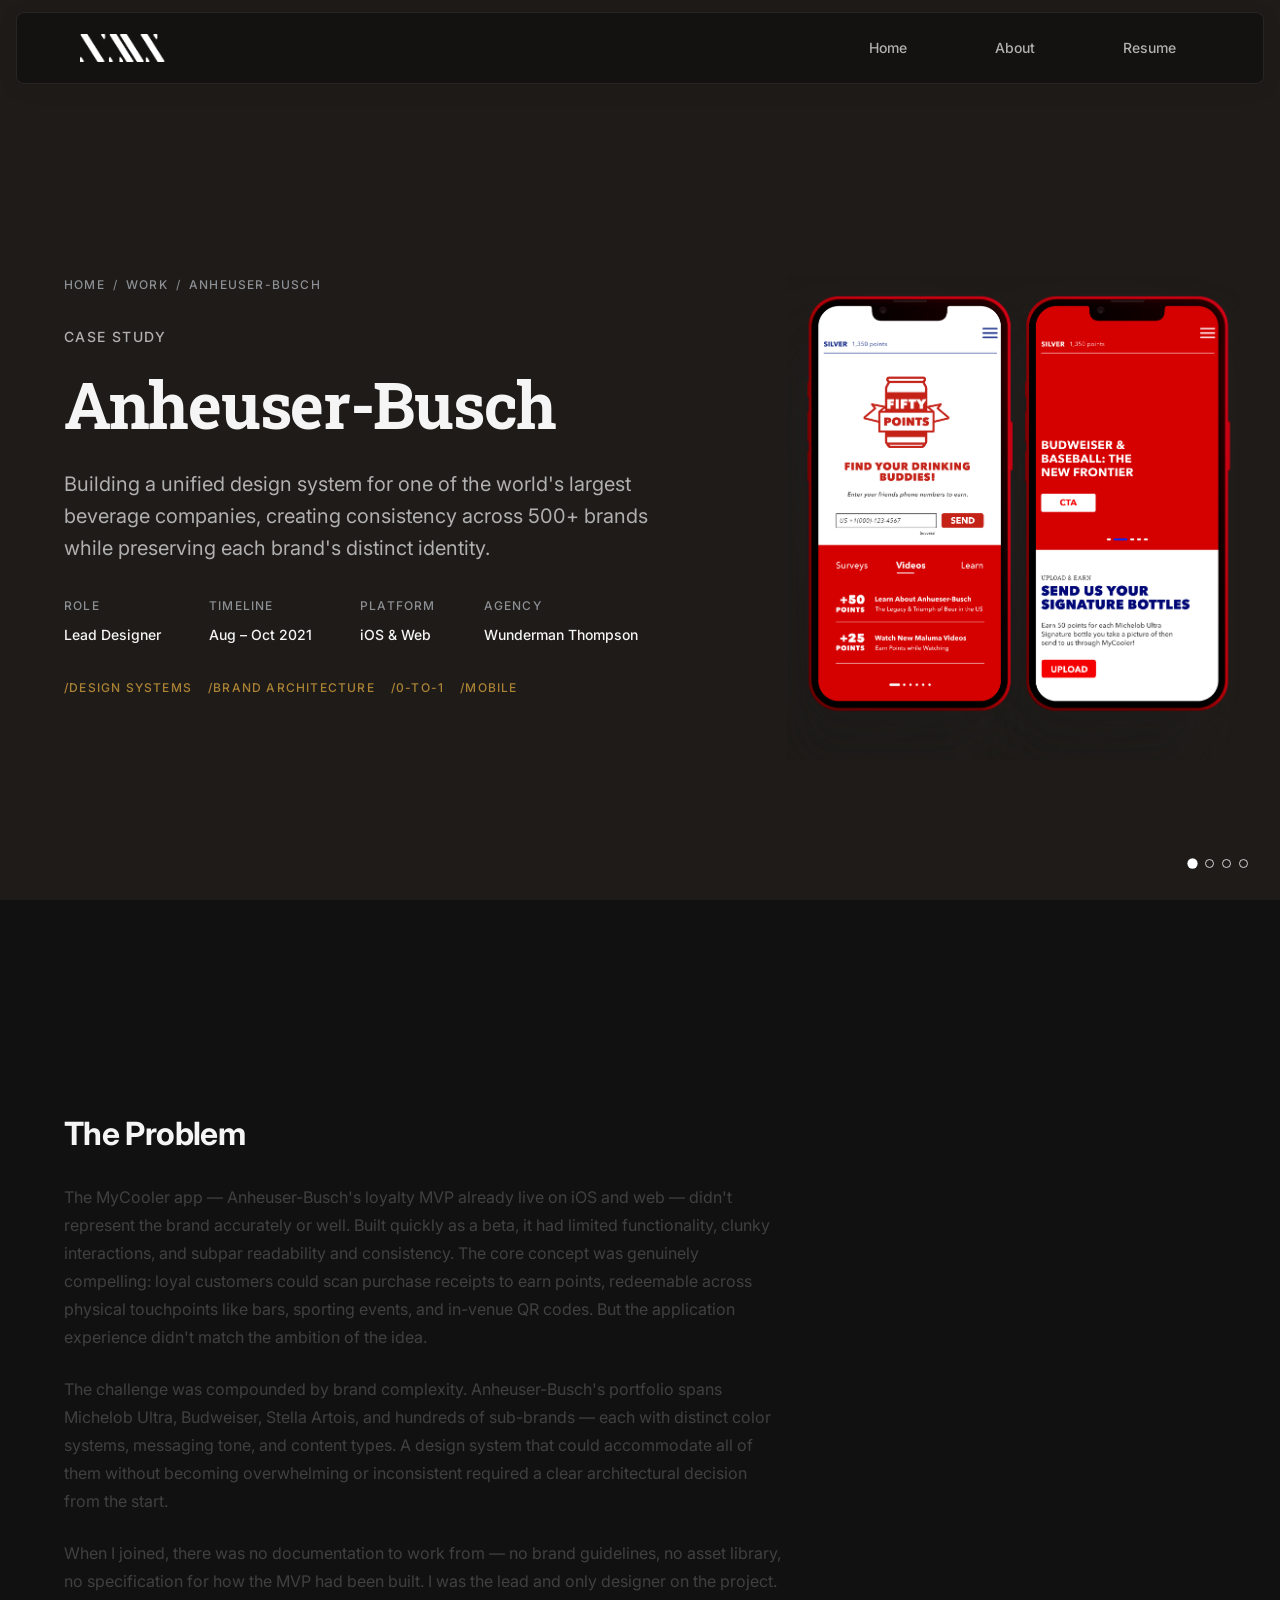
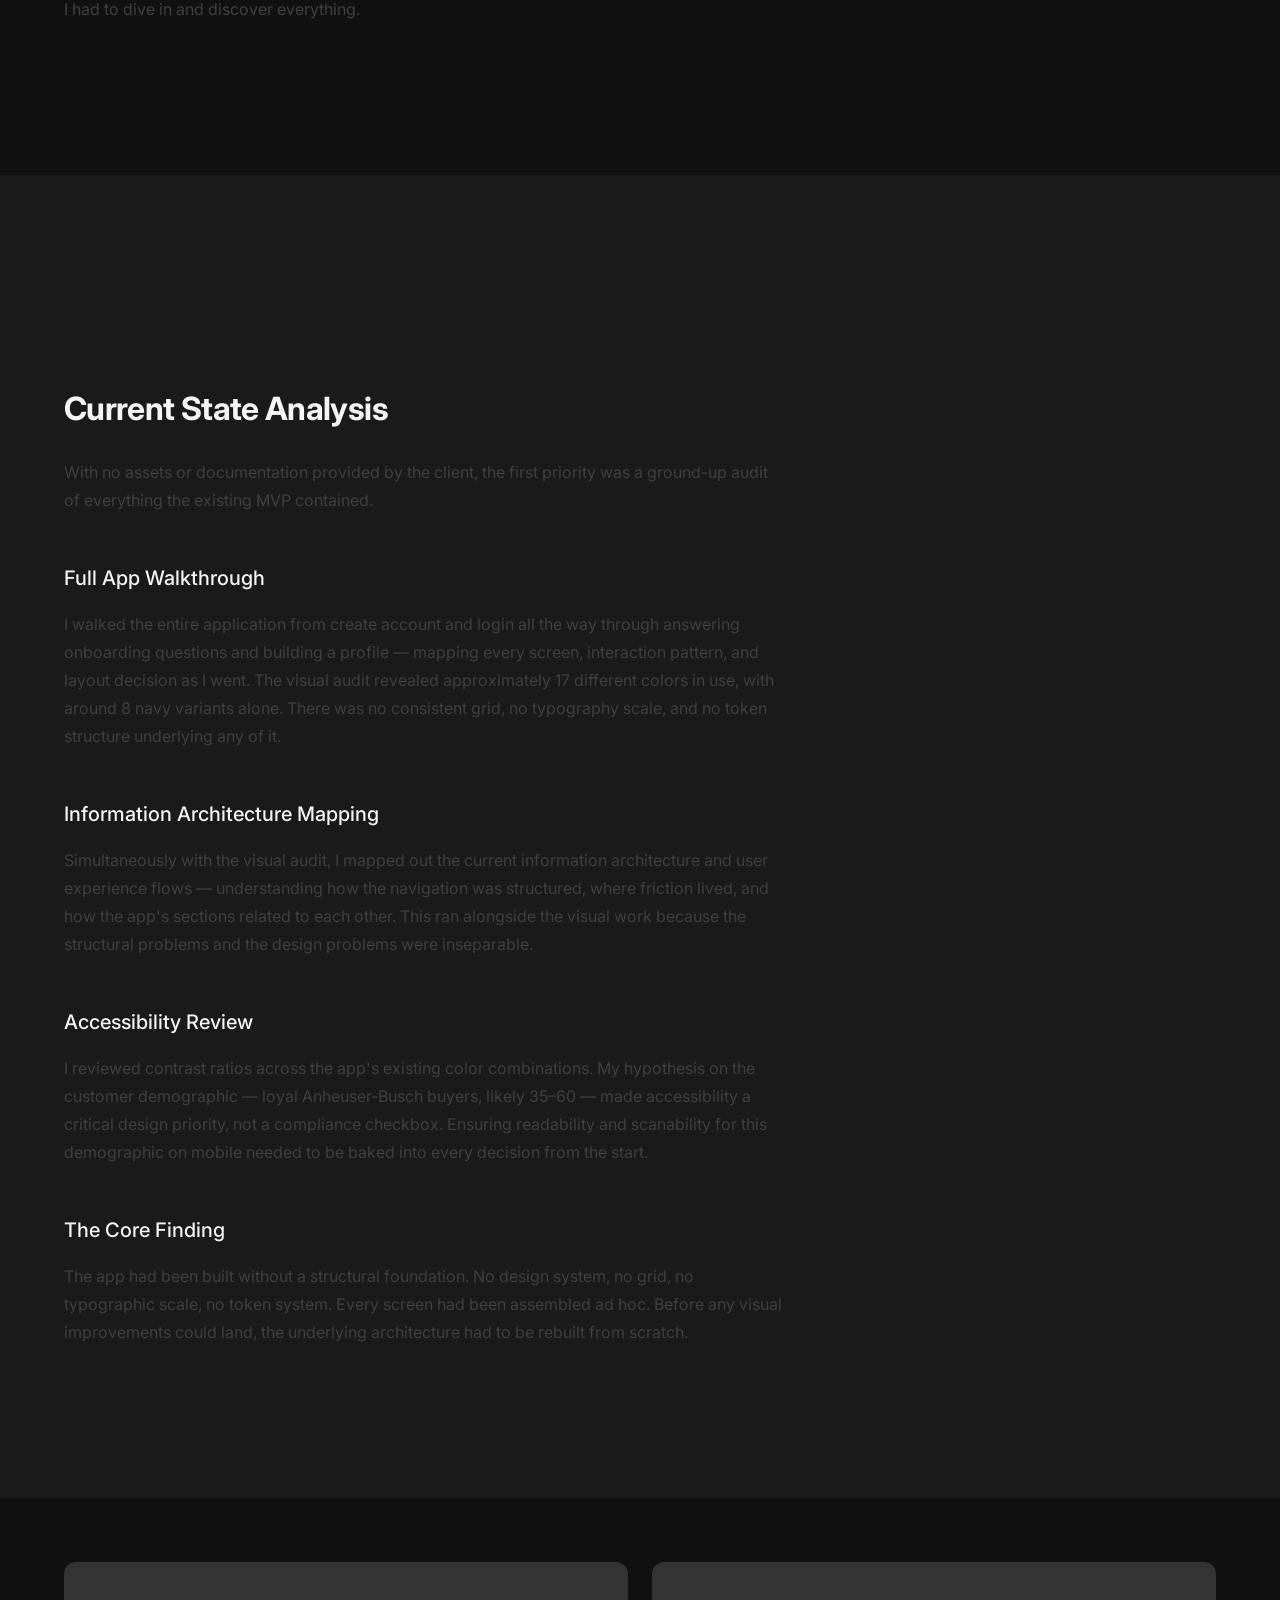
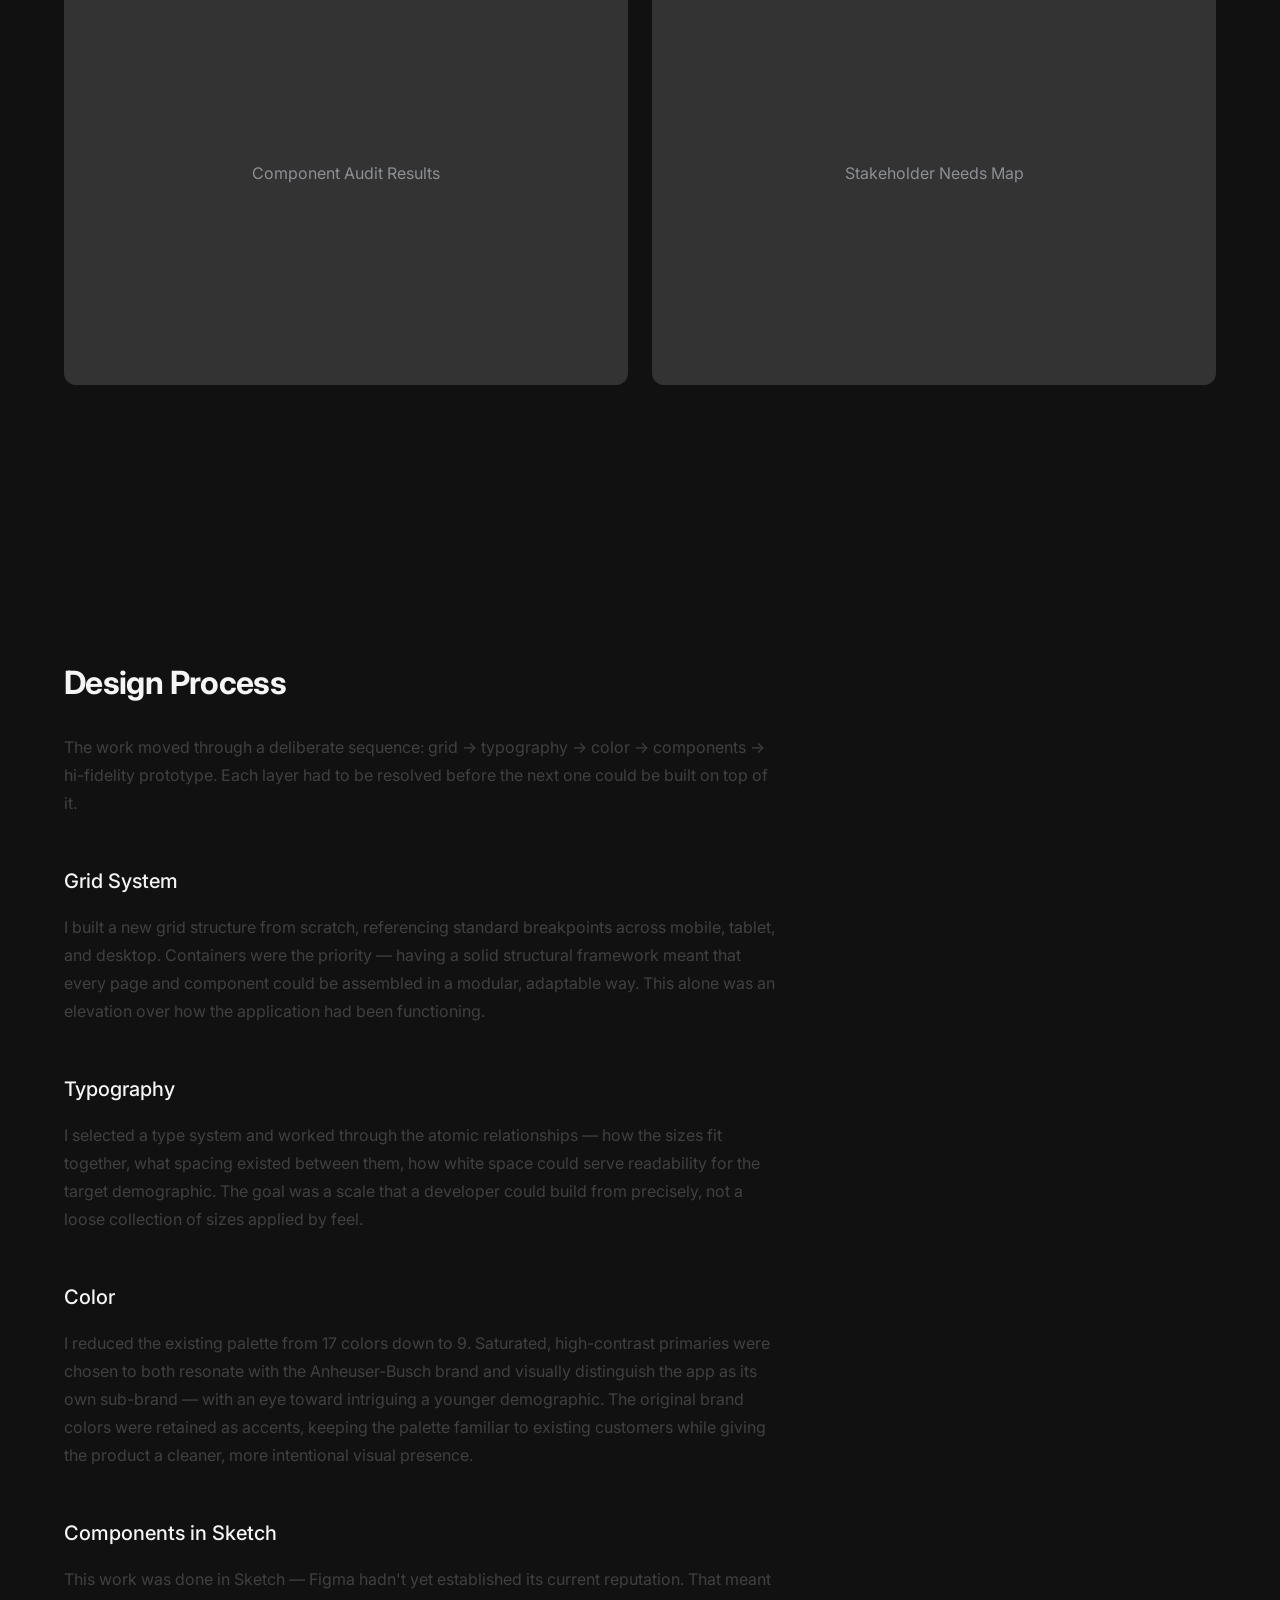
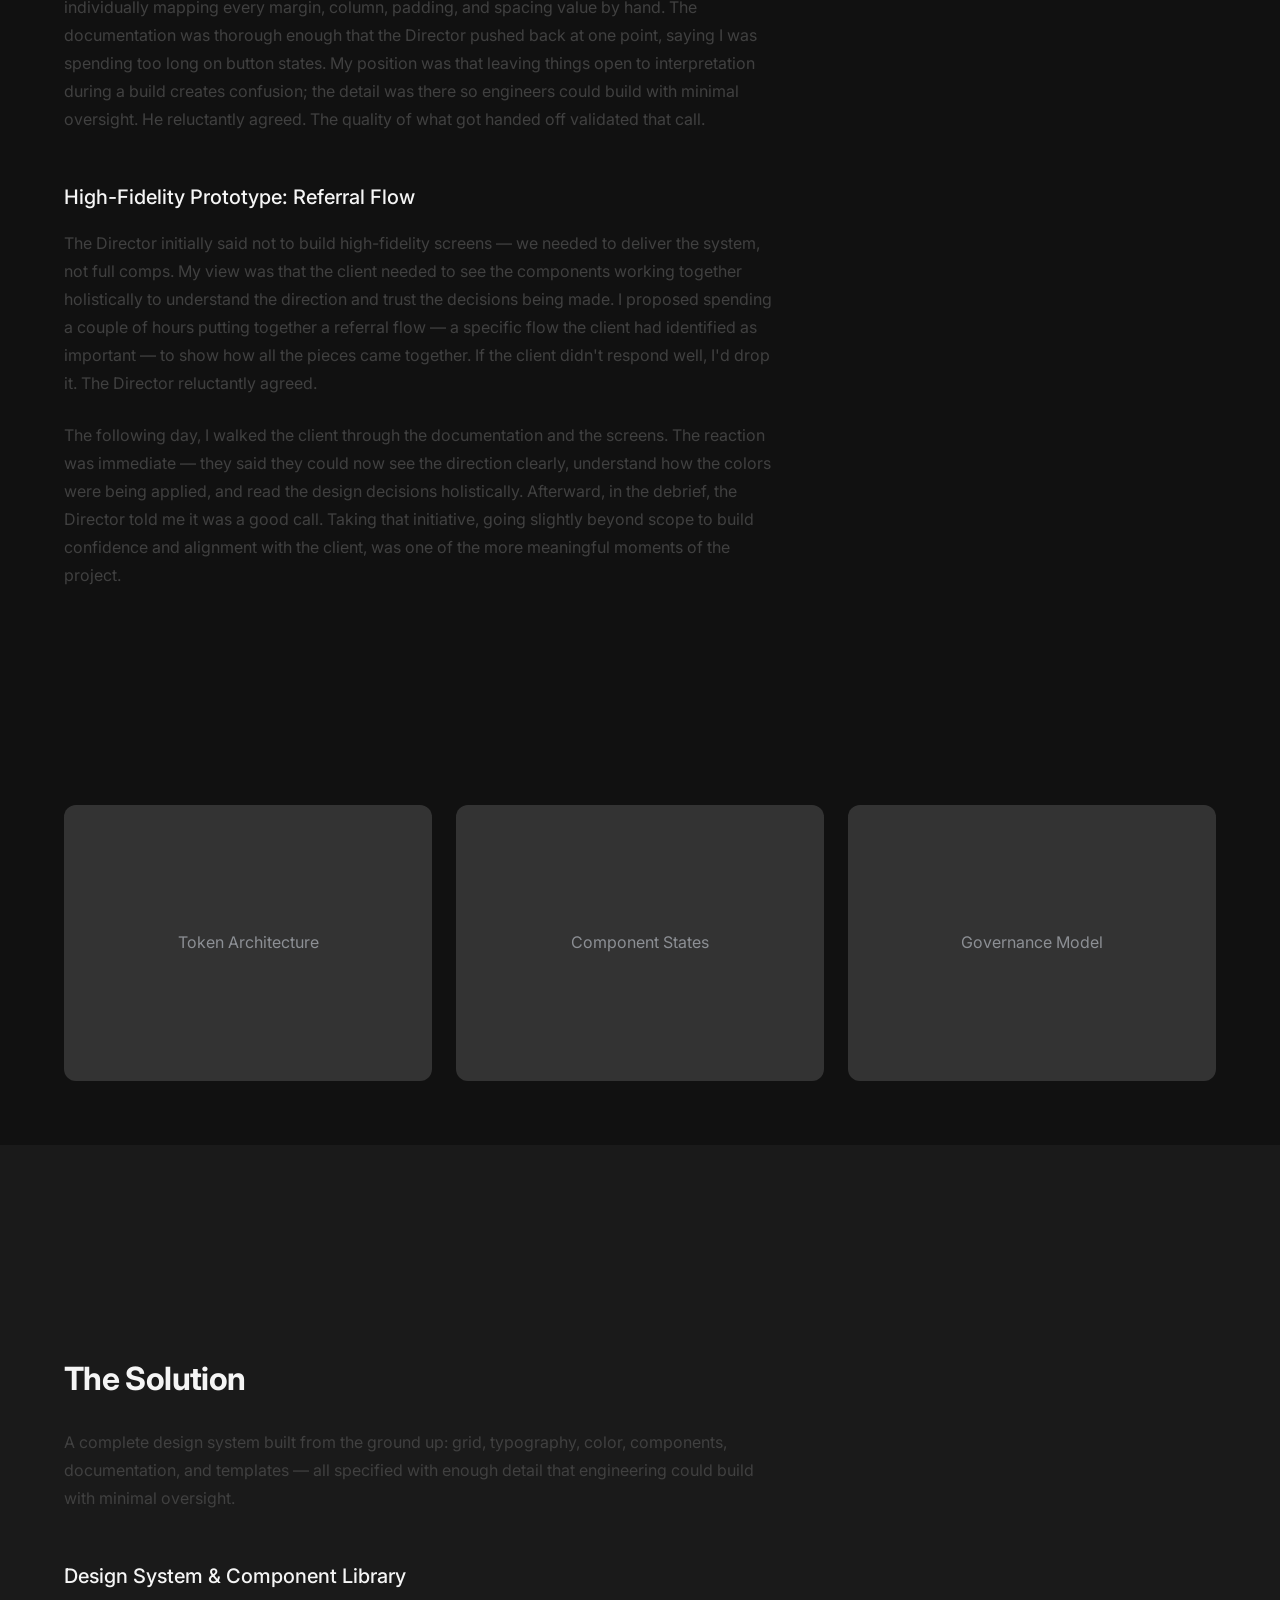
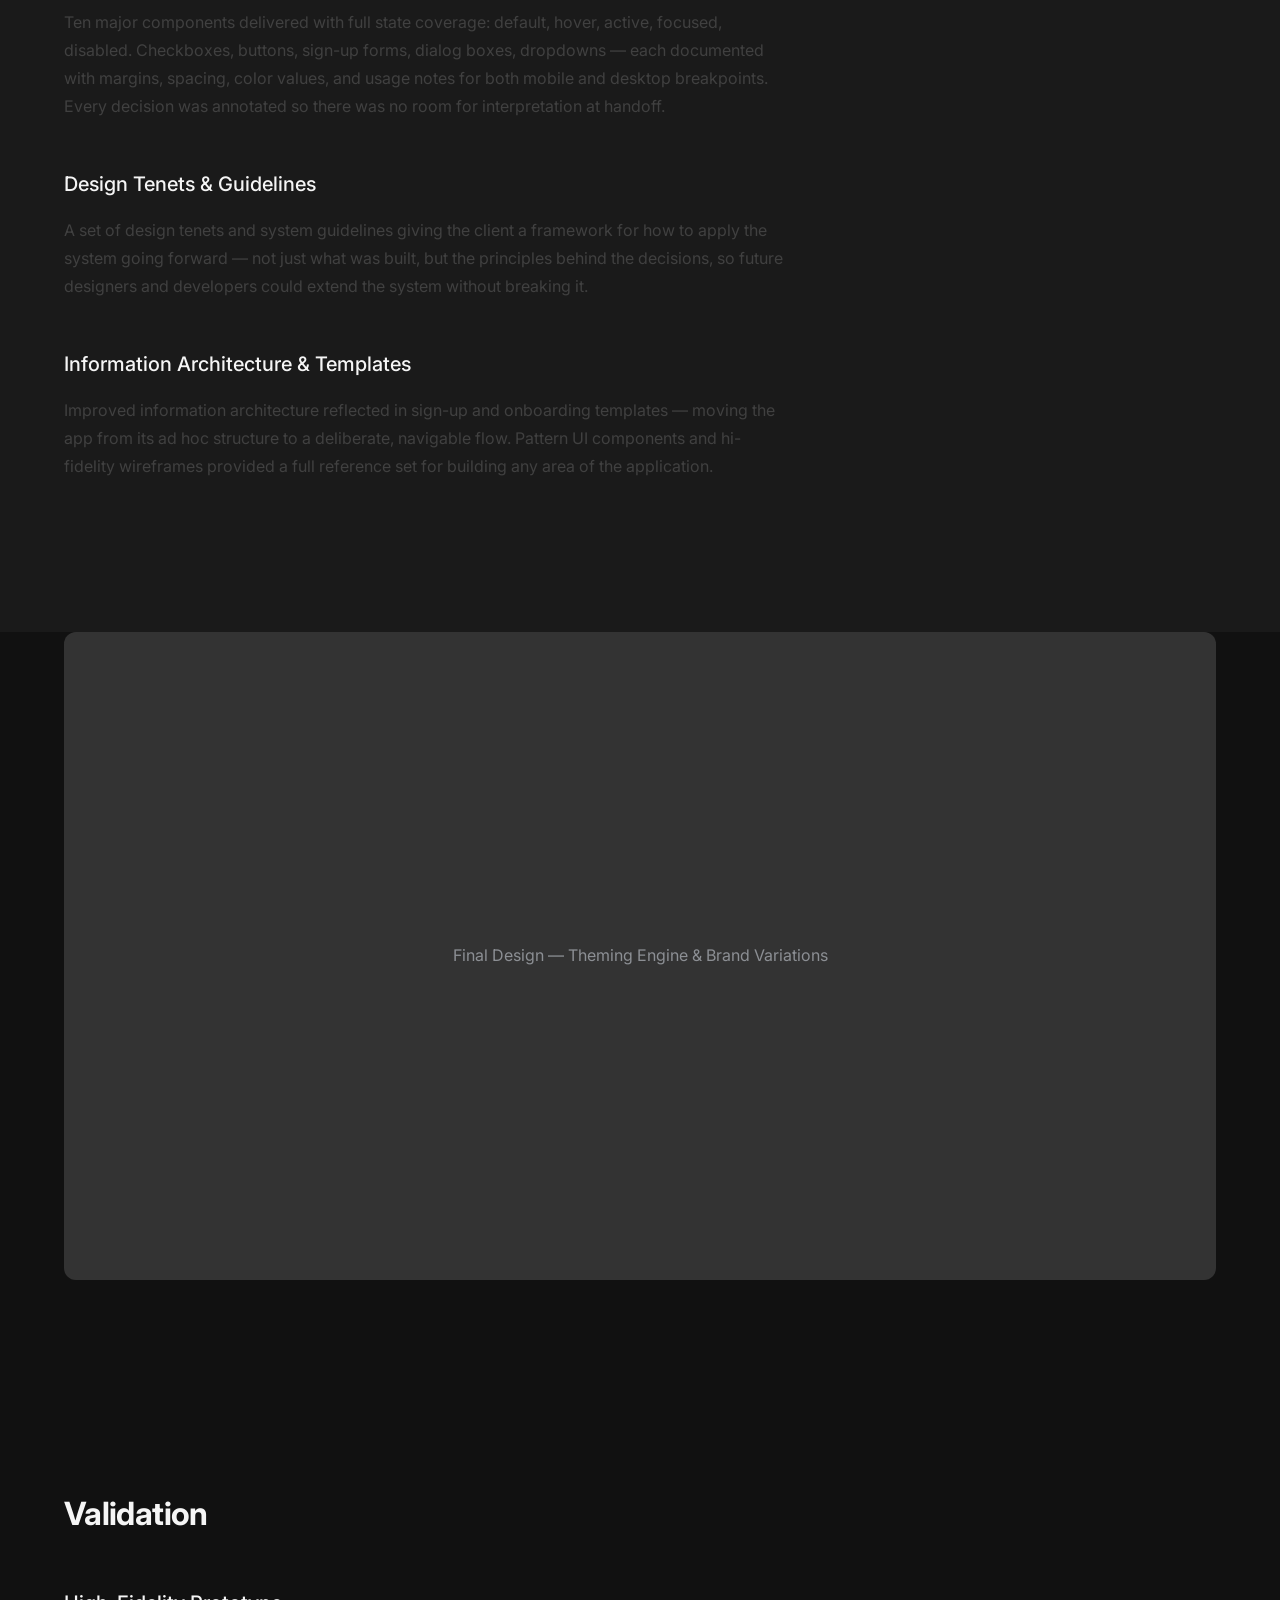
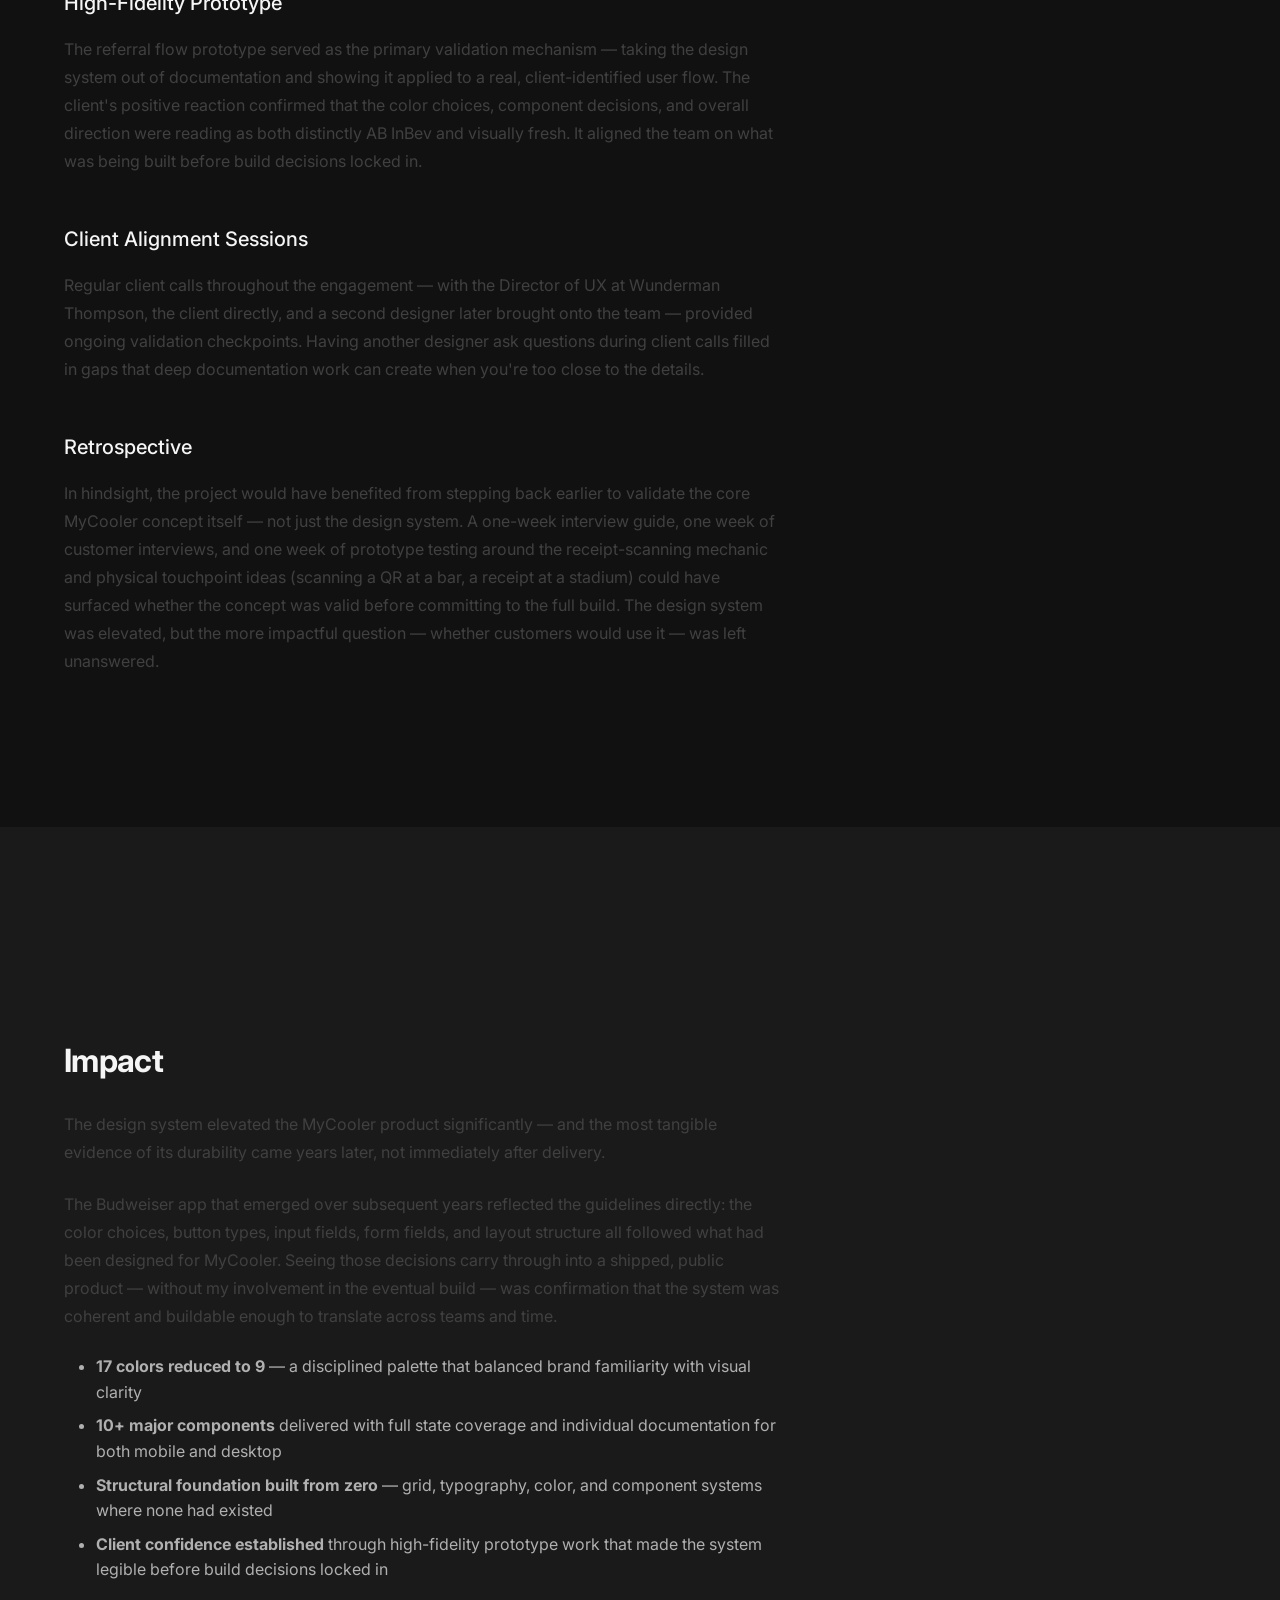
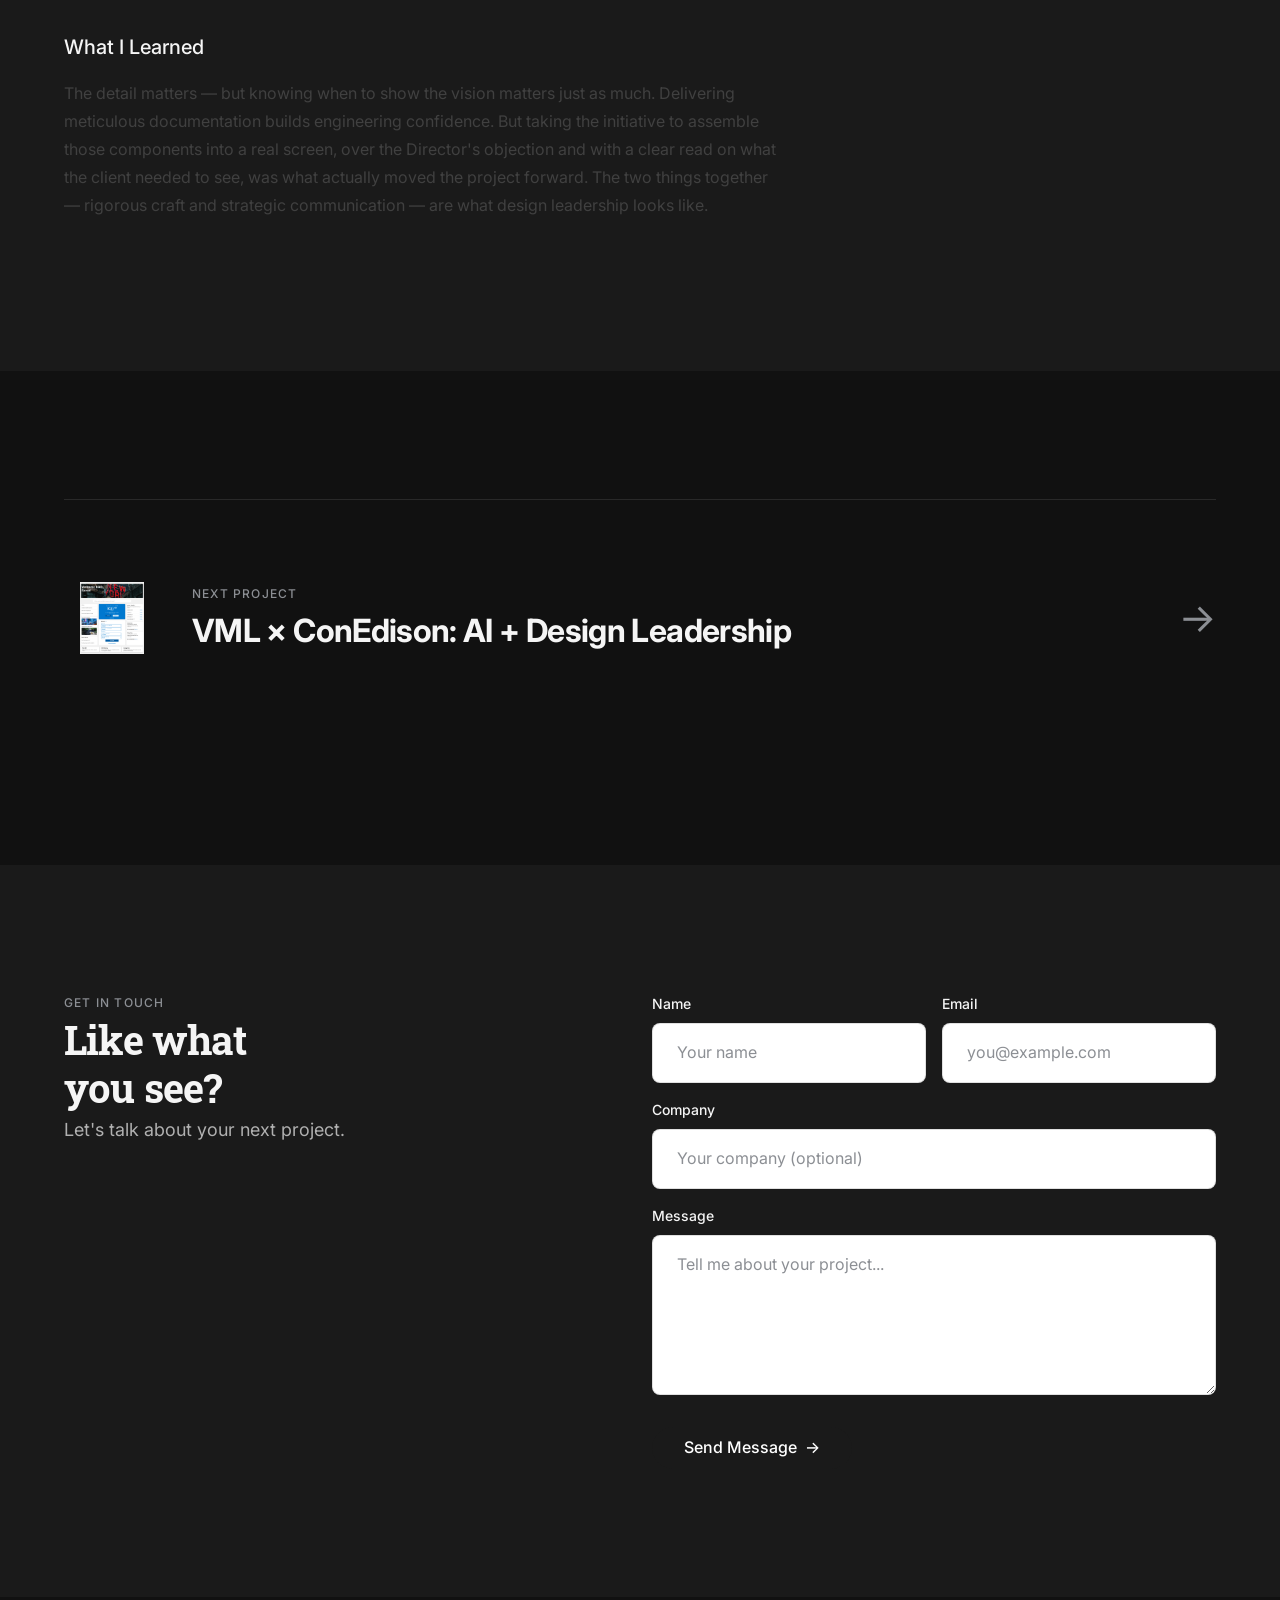
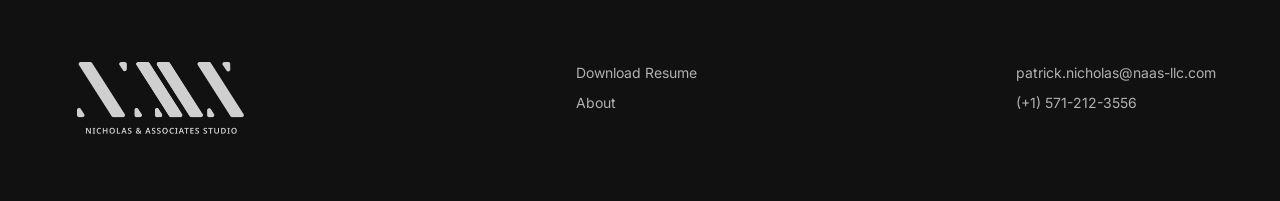
<file: projects/AB-InBev-DS.html>
<!DOCTYPE html>
<html lang="en">
<head>
  <meta charset="UTF-8">
  <meta name="viewport" content="width=device-width, initial-scale=1.0">
  <title>Anheuser-Busch — NAAS, LLC</title>
  <meta name="description" content="Case study: Building a unified design system across Anheuser-Busch's portfolio of 500+ brands.">
  <meta property="og:type" content="website">
  <meta property="og:url" content="https://naas-llc.netlify.app/projects/AB-InBev-DS.html">
  <meta property="og:title" content="Anheuser-Busch — NAAS, LLC">
  <meta property="og:description" content="Case study: Building a unified design system across Anheuser-Busch's portfolio of 500+ brands.">
  <meta property="og:image" content="https://naas-llc.netlify.app/assets/images/og-image.png">
  <meta name="twitter:card" content="summary_large_image">
  <meta name="twitter:title" content="Anheuser-Busch — NAAS, LLC">
  <meta name="twitter:description" content="Case study: Building a unified design system across Anheuser-Busch's portfolio of 500+ brands.">
  <meta name="twitter:image" content="https://naas-llc.netlify.app/assets/images/og-image.png">
  <link rel="preconnect" href="https://fonts.googleapis.com">
  <link rel="preconnect" href="https://fonts.gstatic.com" crossorigin>
  <link href="https://fonts.googleapis.com/css2?family=Roboto+Slab:wght@400;700&family=Newsreader:ital,opsz,wght@0,6..72,200..800;1,6..72,200..800&family=Inter:wght@400;500;600;700&family=JetBrains+Mono:wght@400;500&display=swap" rel="stylesheet">
  <link rel="stylesheet" href="../css/main.css?v=20260463">
  <link rel="stylesheet" href="../css/case-study.css?v=20260494">
</head>
<body>

  <div class="cs-progress" aria-hidden="true"></div>

  <a href="#main-content" class="skip-link">Skip to content</a>

  <!-- Navigation -->
  <nav class="nav">
    <div class="container nav__inner">
      <a href="../index.html" class="nav__logo" aria-label="NAAS, LLC — Home">
        <img src="../assets/images/naas-logo-lt.png" alt="NAAS, LLC" class="nav__logo-img">
      </a>
      <div class="nav__links">
        <a href="../index.html" class="nav__link">Home</a>
        <a href="../about.html" class="nav__link">About</a>
        <a href="../resume.html" class="nav__link">Resume</a>
      </div>
      <button class="nav__toggle" aria-label="Toggle navigation">
        <span></span>
        <span></span>
        <span></span>
      </button>
    </div>
  </nav>

  <main id="main-content" style="--cs-accent: #C5963A;">

  <!-- ============================================================
       1. HOOK — Hero
       ============================================================ -->
  <section class="hero hero--project hero--warm hero--split">

    <div class="hero__panel-text">

      <nav class="hero__breadcrumb" aria-label="Breadcrumb">
        <a href="../index.html">Home</a>
        <span class="hero__breadcrumb-sep">/</span>
        <a href="../index.html#projects">Work</a>
        <span class="hero__breadcrumb-sep">/</span>
        <span>Anheuser-Busch</span>
      </nav>

      <p class="hero__eyebrow" style="margin-top: var(--space-lg);">Case Study</p>
      <h1 class="hero__title">Anheuser-Busch</h1>
      <p class="hero__subtitle">
        Building a unified design system for one of the world's largest
        beverage companies, creating consistency across 500+ brands
        while preserving each brand's distinct identity.
      </p>
      <div class="hero__meta">
        <div class="hero__meta-item">
          <span class="hero__meta-label">Role</span>
          <span class="hero__meta-value">Lead Designer</span>
        </div>
        <div class="hero__meta-item">
          <span class="hero__meta-label">Timeline</span>
          <span class="hero__meta-value">Aug – Oct 2021</span>
        </div>
        <div class="hero__meta-item">
          <span class="hero__meta-label">Platform</span>
          <span class="hero__meta-value">iOS & Web</span>
        </div>
        <div class="hero__meta-item">
          <span class="hero__meta-label">Agency</span>
          <span class="hero__meta-value">Wunderman Thompson</span>
        </div>
      </div>

      <div class="hero__tags" aria-label="Project disciplines">
        <span class="hero__tag">/Design Systems</span>
        <span class="hero__tag">/Brand Architecture</span>
        <span class="hero__tag">/0-to-1</span>
        <span class="hero__tag">/Mobile</span>
      </div>

    </div>

    <div class="hero__panel-visual">
      <div class="hero__visual-carousel hero__visual-carousel--slide-ttb">
        <div class="hero__visual-slide is-active">
          <img src="../assets/images/ABI-project-hero-1.png" alt="Anheuser-Busch product screens">
        </div>
        <div class="hero__visual-slide">
          <img src="../assets/images/ABI-project-hero-2.png" alt="Anheuser-Busch product screens">
        </div>
        <div class="hero__visual-slide">
          <img src="../assets/images/ABI-project-hero-3.png" alt="Anheuser-Busch product screens">
        </div>
        <div class="hero__visual-slide">
          <img src="../assets/images/ABI-project-hero-4.png" alt="Anheuser-Busch product screens">
        </div>
      </div>
      <div class="hero__visual-dots" role="tablist" aria-label="Carousel image navigation">
        <button class="hero__visual-dot is-active" type="button" aria-label="Show image 1" aria-selected="true"></button>
        <button class="hero__visual-dot" type="button" aria-label="Show image 2" aria-selected="false"></button>
        <button class="hero__visual-dot" type="button" aria-label="Show image 3" aria-selected="false"></button>
        <button class="hero__visual-dot" type="button" aria-label="Show image 4" aria-selected="false"></button>
      </div>
    </div>

  </section>

  <!-- ============================================================
       2. PROBLEM — Business Context & User Pain Points
       ============================================================ -->
  <section class="section">
    <div class="container grid">
      <div class="col-8 tab-col-12">
        <div class="prose">
          <h2>The Problem</h2>
          <p>
            The MyCooler app — Anheuser-Busch's loyalty MVP already live on iOS and
            web — didn't represent the brand accurately or well. Built quickly as a
            beta, it had limited functionality, clunky interactions, and subpar
            readability and consistency. The core concept was genuinely compelling:
            loyal customers could scan purchase receipts to earn points, redeemable
            across physical touchpoints like bars, sporting events, and in-venue QR
            codes. But the application experience didn't match the ambition of the idea.
          </p>
          <p>
            The challenge was compounded by brand complexity. Anheuser-Busch's portfolio
            spans Michelob Ultra, Budweiser, Stella Artois, and hundreds of sub-brands —
            each with distinct color systems, messaging tone, and content types. A design
            system that could accommodate all of them without becoming overwhelming or
            inconsistent required a clear architectural decision from the start.
          </p>
          <p>
            When I joined, there was no documentation to work from — no brand guidelines,
            no asset library, no specification for how the MVP had been built. I was the
            lead and only designer on the project. I had to dive in and discover everything.
          </p>
        </div>
      </div>
    </div>
  </section>

  <!-- ============================================================
       3. RESEARCH — Methodology & Key Findings
       ============================================================ -->
  <section class="section section--alt">
    <div class="container grid">
      <div class="col-8 tab-col-12">
        <div class="prose">
          <h2>Current State Analysis</h2>
          <p>
            With no assets or documentation provided by the client, the first priority
            was a ground-up audit of everything the existing MVP contained.
          </p>

          <h3>Full App Walkthrough</h3>
          <p>
            I walked the entire application from create account and login all the way
            through answering onboarding questions and building a profile — mapping
            every screen, interaction pattern, and layout decision as I went. The
            visual audit revealed approximately 17 different colors in use, with
            around 8 navy variants alone. There was no consistent grid, no typography
            scale, and no token structure underlying any of it.
          </p>

          <h3>Information Architecture Mapping</h3>
          <p>
            Simultaneously with the visual audit, I mapped out the current information
            architecture and user experience flows — understanding how the navigation
            was structured, where friction lived, and how the app's sections related
            to each other. This ran alongside the visual work because the structural
            problems and the design problems were inseparable.
          </p>

          <h3>Accessibility Review</h3>
          <p>
            I reviewed contrast ratios across the app's existing color combinations.
            My hypothesis on the customer demographic — loyal Anheuser-Busch buyers,
            likely 35–60 — made accessibility a critical design priority, not a
            compliance checkbox. Ensuring readability and scanability for this
            demographic on mobile needed to be baked into every decision from the start.
          </p>

          <h3>The Core Finding</h3>
          <p>
            The app had been built without a structural foundation. No design system,
            no grid, no typographic scale, no token system. Every screen had been
            assembled ad hoc. Before any visual improvements could land, the underlying
            architecture had to be rebuilt from scratch.
          </p>
        </div>
      </div>
    </div>
  </section>

  <!-- Research Image Grid -->
  <section style="padding-bottom: var(--space-10);">
    <div class="container">
      <div class="image-grid image-grid--2">
        <div class="image-grid__item">
          <div style="width:100%;height:100%;display:flex;align-items:center;justify-content:center;color:var(--color-text-tertiary);font-size:var(--text-sm);">Component Audit Results</div>
        </div>
        <div class="image-grid__item">
          <div style="width:100%;height:100%;display:flex;align-items:center;justify-content:center;color:var(--color-text-tertiary);font-size:var(--text-sm);">Stakeholder Needs Map</div>
        </div>
      </div>
    </div>
  </section>

  <!-- ============================================================
       4. PROCESS — Design Exploration & Iteration
       ============================================================ -->
  <section class="section">
    <div class="container grid">
      <div class="col-8 tab-col-12">
        <div class="prose">
          <h2>Design Process</h2>
          <p>
            The work moved through a deliberate sequence: grid → typography → color →
            components → hi-fidelity prototype. Each layer had to be resolved before
            the next one could be built on top of it.
          </p>

          <h3>Grid System</h3>
          <p>
            I built a new grid structure from scratch, referencing standard breakpoints
            across mobile, tablet, and desktop. Containers were the priority — having
            a solid structural framework meant that every page and component could be
            assembled in a modular, adaptable way. This alone was an elevation over
            how the application had been functioning.
          </p>

          <h3>Typography</h3>
          <p>
            I selected a type system and worked through the atomic relationships —
            how the sizes fit together, what spacing existed between them, how white
            space could serve readability for the target demographic. The goal was
            a scale that a developer could build from precisely, not a loose collection
            of sizes applied by feel.
          </p>

          <h3>Color</h3>
          <p>
            I reduced the existing palette from 17 colors down to 9. Saturated,
            high-contrast primaries were chosen to both resonate with the Anheuser-Busch
            brand and visually distinguish the app as its own sub-brand — with an eye
            toward intriguing a younger demographic. The original brand colors were
            retained as accents, keeping the palette familiar to existing customers
            while giving the product a cleaner, more intentional visual presence.
          </p>

          <h3>Components in Sketch</h3>
          <p>
            This work was done in Sketch — Figma hadn't yet established its current
            reputation. That meant individually mapping every margin, column, padding,
            and spacing value by hand. The documentation was thorough enough that the
            Director pushed back at one point, saying I was spending too long on button
            states. My position was that leaving things open to interpretation during
            a build creates confusion; the detail was there so engineers could build
            with minimal oversight. He reluctantly agreed. The quality of what got
            handed off validated that call.
          </p>

          <h3>High-Fidelity Prototype: Referral Flow</h3>
          <p>
            The Director initially said not to build high-fidelity screens — we needed
            to deliver the system, not full comps. My view was that the client needed
            to see the components working together holistically to understand the
            direction and trust the decisions being made. I proposed spending a couple
            of hours putting together a referral flow — a specific flow the client had
            identified as important — to show how all the pieces came together. If the
            client didn't respond well, I'd drop it. The Director reluctantly agreed.
          </p>
          <p>
            The following day, I walked the client through the documentation and the
            screens. The reaction was immediate — they said they could now see the
            direction clearly, understand how the colors were being applied, and read
            the design decisions holistically. Afterward, in the debrief, the Director
            told me it was a good call. Taking that initiative, going slightly beyond
            scope to build confidence and alignment with the client, was one of the
            more meaningful moments of the project.
          </p>
        </div>
      </div>
    </div>
  </section>

  <!-- Process Image Grid -->
  <div class="container">
    <div class="image-grid image-grid--3">
      <div class="image-grid__item">
        <div style="width:100%;height:100%;display:flex;align-items:center;justify-content:center;color:var(--color-text-tertiary);font-size:var(--text-sm);">Token Architecture</div>
      </div>
      <div class="image-grid__item">
        <div style="width:100%;height:100%;display:flex;align-items:center;justify-content:center;color:var(--color-text-tertiary);font-size:var(--text-sm);">Component States</div>
      </div>
      <div class="image-grid__item">
        <div style="width:100%;height:100%;display:flex;align-items:center;justify-content:center;color:var(--color-text-tertiary);font-size:var(--text-sm);">Governance Model</div>
      </div>
    </div>
  </div>

  <!-- ============================================================
       5. SOLUTION — Final Designs & Rationale
       ============================================================ -->
  <section class="section section--alt">
    <div class="container grid">
      <div class="col-8 tab-col-12">
        <div class="prose">
          <h2>The Solution</h2>
          <p>
            A complete design system built from the ground up: grid, typography,
            color, components, documentation, and templates — all specified with
            enough detail that engineering could build with minimal oversight.
          </p>

          <h3>Design System &amp; Component Library</h3>
          <p>
            Ten major components delivered with full state coverage: default, hover,
            active, focused, disabled. Checkboxes, buttons, sign-up forms, dialog
            boxes, dropdowns — each documented with margins, spacing, color values,
            and usage notes for both mobile and desktop breakpoints. Every decision
            was annotated so there was no room for interpretation at handoff.
          </p>

          <h3>Design Tenets &amp; Guidelines</h3>
          <p>
            A set of design tenets and system guidelines giving the client a framework
            for how to apply the system going forward — not just what was built, but
            the principles behind the decisions, so future designers and developers
            could extend the system without breaking it.
          </p>

          <h3>Information Architecture &amp; Templates</h3>
          <p>
            Improved information architecture reflected in sign-up and onboarding
            templates — moving the app from its ad hoc structure to a deliberate,
            navigable flow. Pattern UI components and hi-fidelity wireframes provided
            a full reference set for building any area of the application.
          </p>
        </div>
      </div>
    </div>
  </section>

  <!-- Solution Full-Width Image -->
  <section style="padding-bottom: var(--space-10);">
    <div class="container">
      <div class="hero__image" style="aspect-ratio: 16/9;">
        <div style="width:100%;height:100%;display:flex;align-items:center;justify-content:center;color:var(--color-text-tertiary);font-size:var(--text-sm);">Final Design — Theming Engine & Brand Variations</div>
      </div>
    </div>
  </section>

  <!-- ============================================================
       6. VALIDATION — Testing & Iteration
       ============================================================ -->
  <section class="section">
    <div class="container grid">
      <div class="col-8 tab-col-12">
        <div class="prose">
          <h2>Validation</h2>

          <h3>High-Fidelity Prototype</h3>
          <p>
            The referral flow prototype served as the primary validation mechanism —
            taking the design system out of documentation and showing it applied to
            a real, client-identified user flow. The client's positive reaction
            confirmed that the color choices, component decisions, and overall
            direction were reading as both distinctly AB InBev and visually fresh.
            It aligned the team on what was being built before build decisions locked in.
          </p>

          <h3>Client Alignment Sessions</h3>
          <p>
            Regular client calls throughout the engagement — with the Director of UX
            at Wunderman Thompson, the client directly, and a second designer later
            brought onto the team — provided ongoing validation checkpoints. Having
            another designer ask questions during client calls filled in gaps that
            deep documentation work can create when you're too close to the details.
          </p>

          <h3>Retrospective</h3>
          <p>
            In hindsight, the project would have benefited from stepping back earlier
            to validate the core MyCooler concept itself — not just the design system.
            A one-week interview guide, one week of customer interviews, and one week
            of prototype testing around the receipt-scanning mechanic and physical
            touchpoint ideas (scanning a QR at a bar, a receipt at a stadium) could
            have surfaced whether the concept was valid before committing to the full
            build. The design system was elevated, but the more impactful question —
            whether customers would use it — was left unanswered.
          </p>
        </div>
      </div>
    </div>
  </section>

  <!-- ============================================================
       7. IMPACT — Quantitative Results
       ============================================================ -->
  <section class="section section--alt">
    <div class="container grid">
      <div class="col-8 tab-col-12">
        <div class="prose">
          <h2>Impact</h2>
          <p>
            The design system elevated the MyCooler product significantly —
            and the most tangible evidence of its durability came years later,
            not immediately after delivery.
          </p>
          <p>
            The Budweiser app that emerged over subsequent years reflected the
            guidelines directly: the color choices, button types, input fields,
            form fields, and layout structure all followed what had been designed
            for MyCooler. Seeing those decisions carry through into a shipped,
            public product — without my involvement in the eventual build — was
            confirmation that the system was coherent and buildable enough to
            translate across teams and time.
          </p>
          <ul>
            <li><strong>17 colors reduced to 9</strong> — a disciplined palette that balanced brand familiarity with visual clarity</li>
            <li><strong>10+ major components</strong> delivered with full state coverage and individual documentation for both mobile and desktop</li>
            <li><strong>Structural foundation built from zero</strong> — grid, typography, color, and component systems where none had existed</li>
            <li><strong>Client confidence established</strong> through high-fidelity prototype work that made the system legible before build decisions locked in</li>
          </ul>

          <h3>What I Learned</h3>
          <p>
            The detail matters — but knowing when to show the vision matters
            just as much. Delivering meticulous documentation builds engineering
            confidence. But taking the initiative to assemble those components
            into a real screen, over the Director's objection and with a clear
            read on what the client needed to see, was what actually moved the
            project forward. The two things together — rigorous craft and
            strategic communication — are what design leadership looks like.
          </p>
        </div>
      </div>
    </div>
  </section>

  <!-- Next Project -->
  <section class="section">
    <div class="container">
      <a href="project-4.html" class="next-project">
        <div class="next-project__inner">
          <div class="next-project__image">
            <img src="../assets/images/coned-slide-1.png" alt="VML × ConEdison">
          </div>
          <div class="next-project__text">
            <span class="next-project__label">Next Project</span>
            <h3 class="next-project__title">VML &times; ConEdison: AI + Design Leadership</h3>
          </div>
          <span class="next-project__arrow">&rarr;</span>
        </div>
      </a>
    </div>
  </section>

  <!-- Contact Form -->
  <section class="contact section--alt" id="contact">
    <div class="container">
      <div class="grid">
        <div class="col-5 tab-col-12">
          <p class="section__eyebrow">Get in Touch</p>
          <h2 class="section__title">Like what<br>you see?</h2>
          <p class="section__subtitle mt-2">Let's talk about your next project.</p>
        </div>
        <div class="col-6 col-start-7 tab-col-12">
          <form class="contact__form" novalidate>
            <div class="form-row">
              <div class="form-group">
                <label class="form-group__label" for="contact-name">Name</label>
                <input class="form-group__input" type="text" id="contact-name" name="name" placeholder="Your name" required>
              </div>
              <div class="form-group">
                <label class="form-group__label" for="contact-email">Email</label>
                <input class="form-group__input" type="email" id="contact-email" name="email" placeholder="you@example.com" required>
              </div>
            </div>
            <div class="form-group">
              <label class="form-group__label" for="contact-company">Company</label>
              <input class="form-group__input" type="text" id="contact-company" name="company" placeholder="Your company (optional)">
            </div>
            <div class="form-group">
              <label class="form-group__label" for="contact-message">Message</label>
              <textarea class="form-group__textarea" id="contact-message" name="message" placeholder="Tell me about your project..." required></textarea>
            </div>
            <div class="form-message"></div>
            <button type="submit" class="btn btn--primary btn--lg contact__submit">Send Message <span class="btn__arrow">&rarr;</span></button>
          </form>
        </div>
      </div>
    </div>
  </section>

  </main>

  <!-- Footer -->
  <footer class="footer">
    <div class="container footer__inner">
      <div class="footer__brand">
        <a href="../index.html" aria-label="NAAS, LLC — Home">
          <img src="../assets/images/logo-white-footer.png" alt="NAAS, LLC" class="footer__logo-img">
        </a>
        
      </div>
      <div class="footer__links">
        <a href="../assets/files/Patrick-Nicholas_Resume2026.pdf" class="footer__link" download="Patrick-Nicholas_Resume2026.pdf">Download Resume</a>
        <a href="../about.html" class="footer__link">About</a>
      </div>
      <div class="footer__contact">
        <span class="footer__contact-item"><a href="mailto:patrick.nicholas@naas-llc.com">patrick.nicholas@naas-llc.com</a></span>
        <span class="footer__contact-item"><a href="tel:+15712123556">(+1) 571-212-3556</a></span>
      </div>
    </div>
  </footer>

  <script src="../js/main.js?v=20260472"></script>
</body>
</html>
</file>
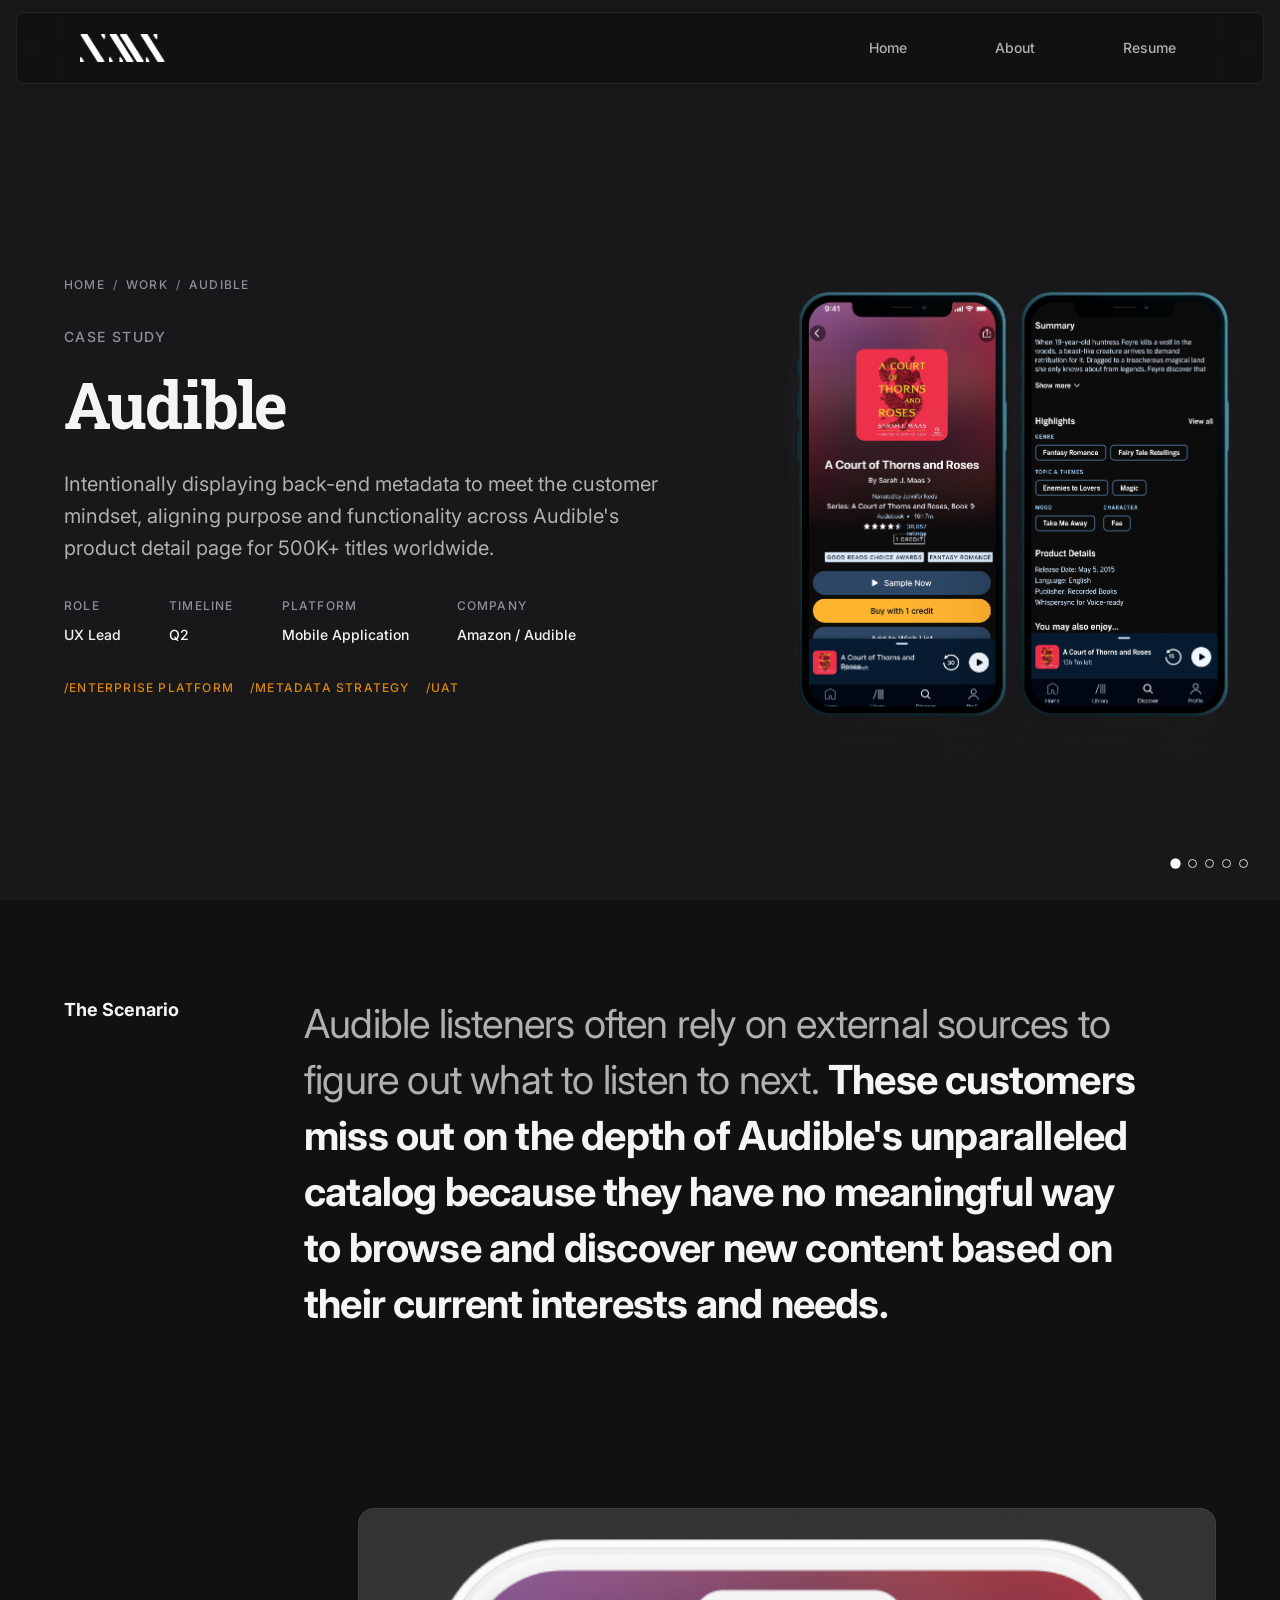
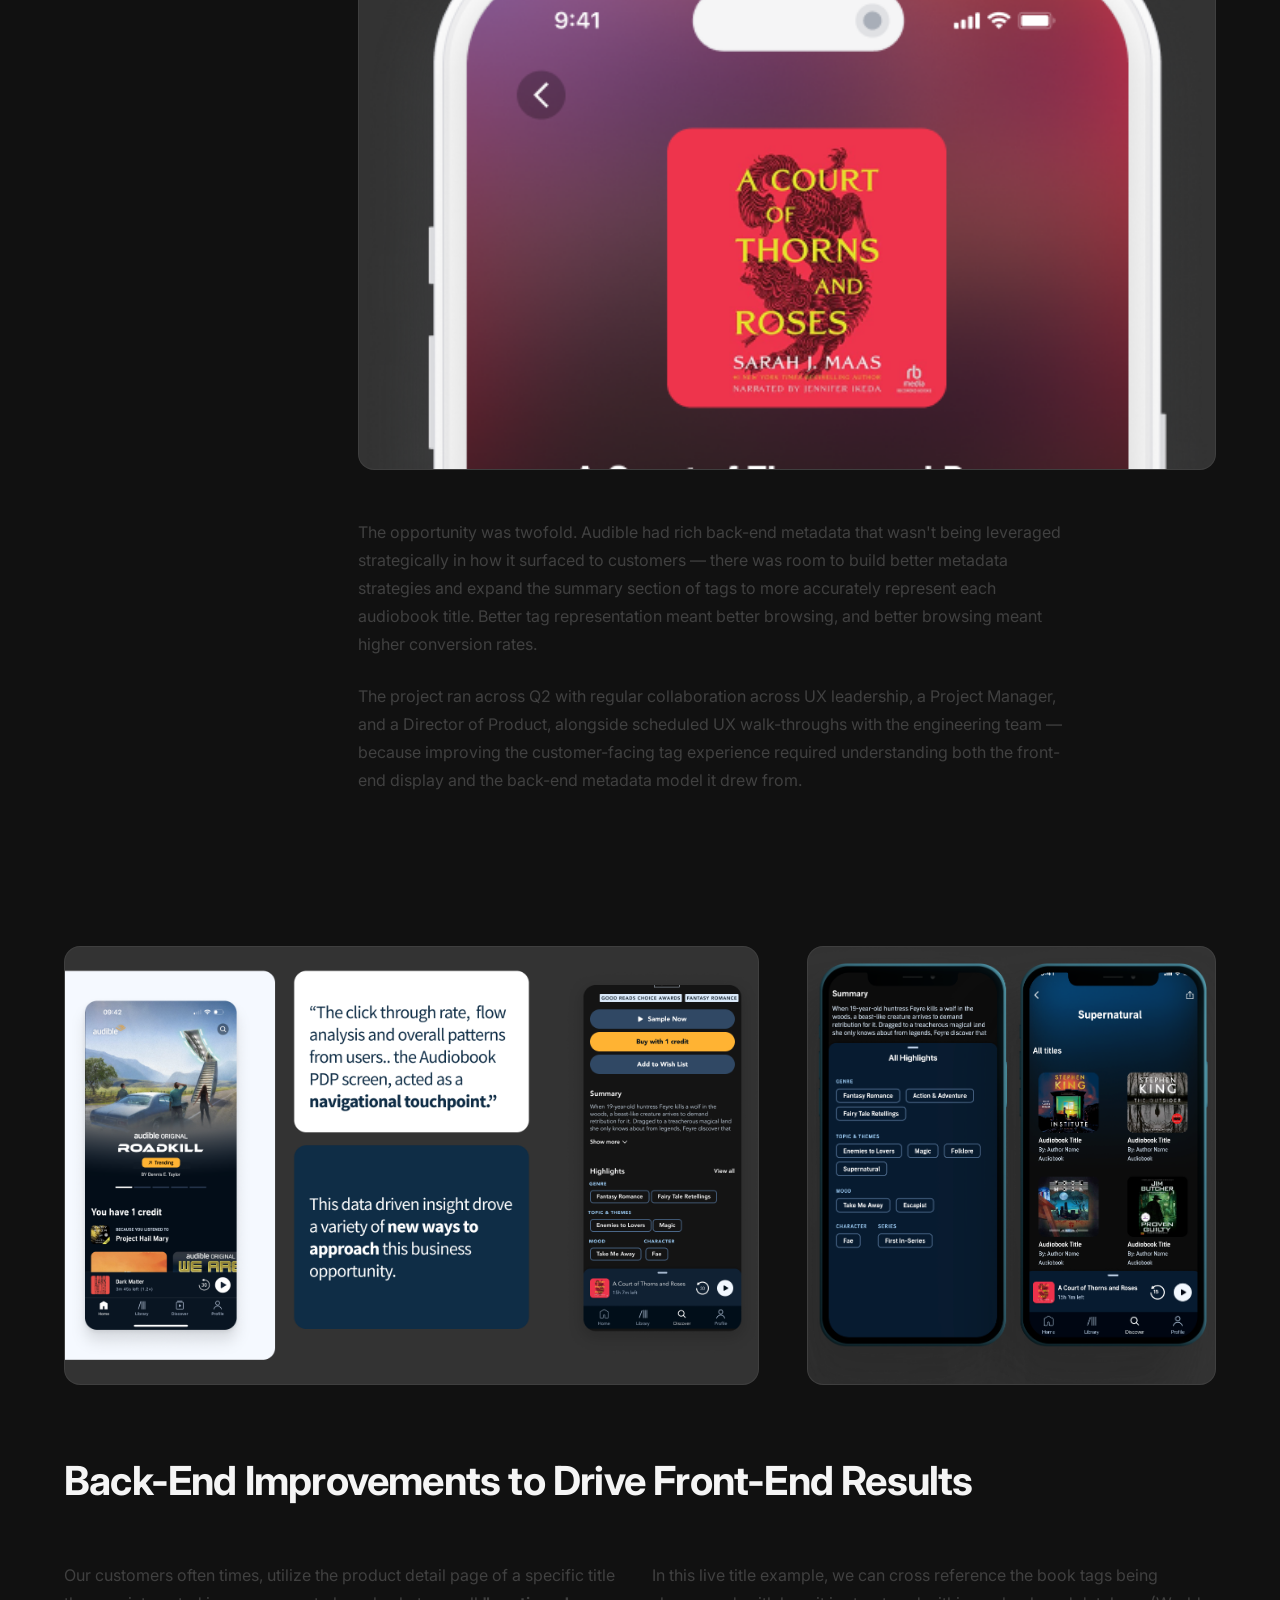
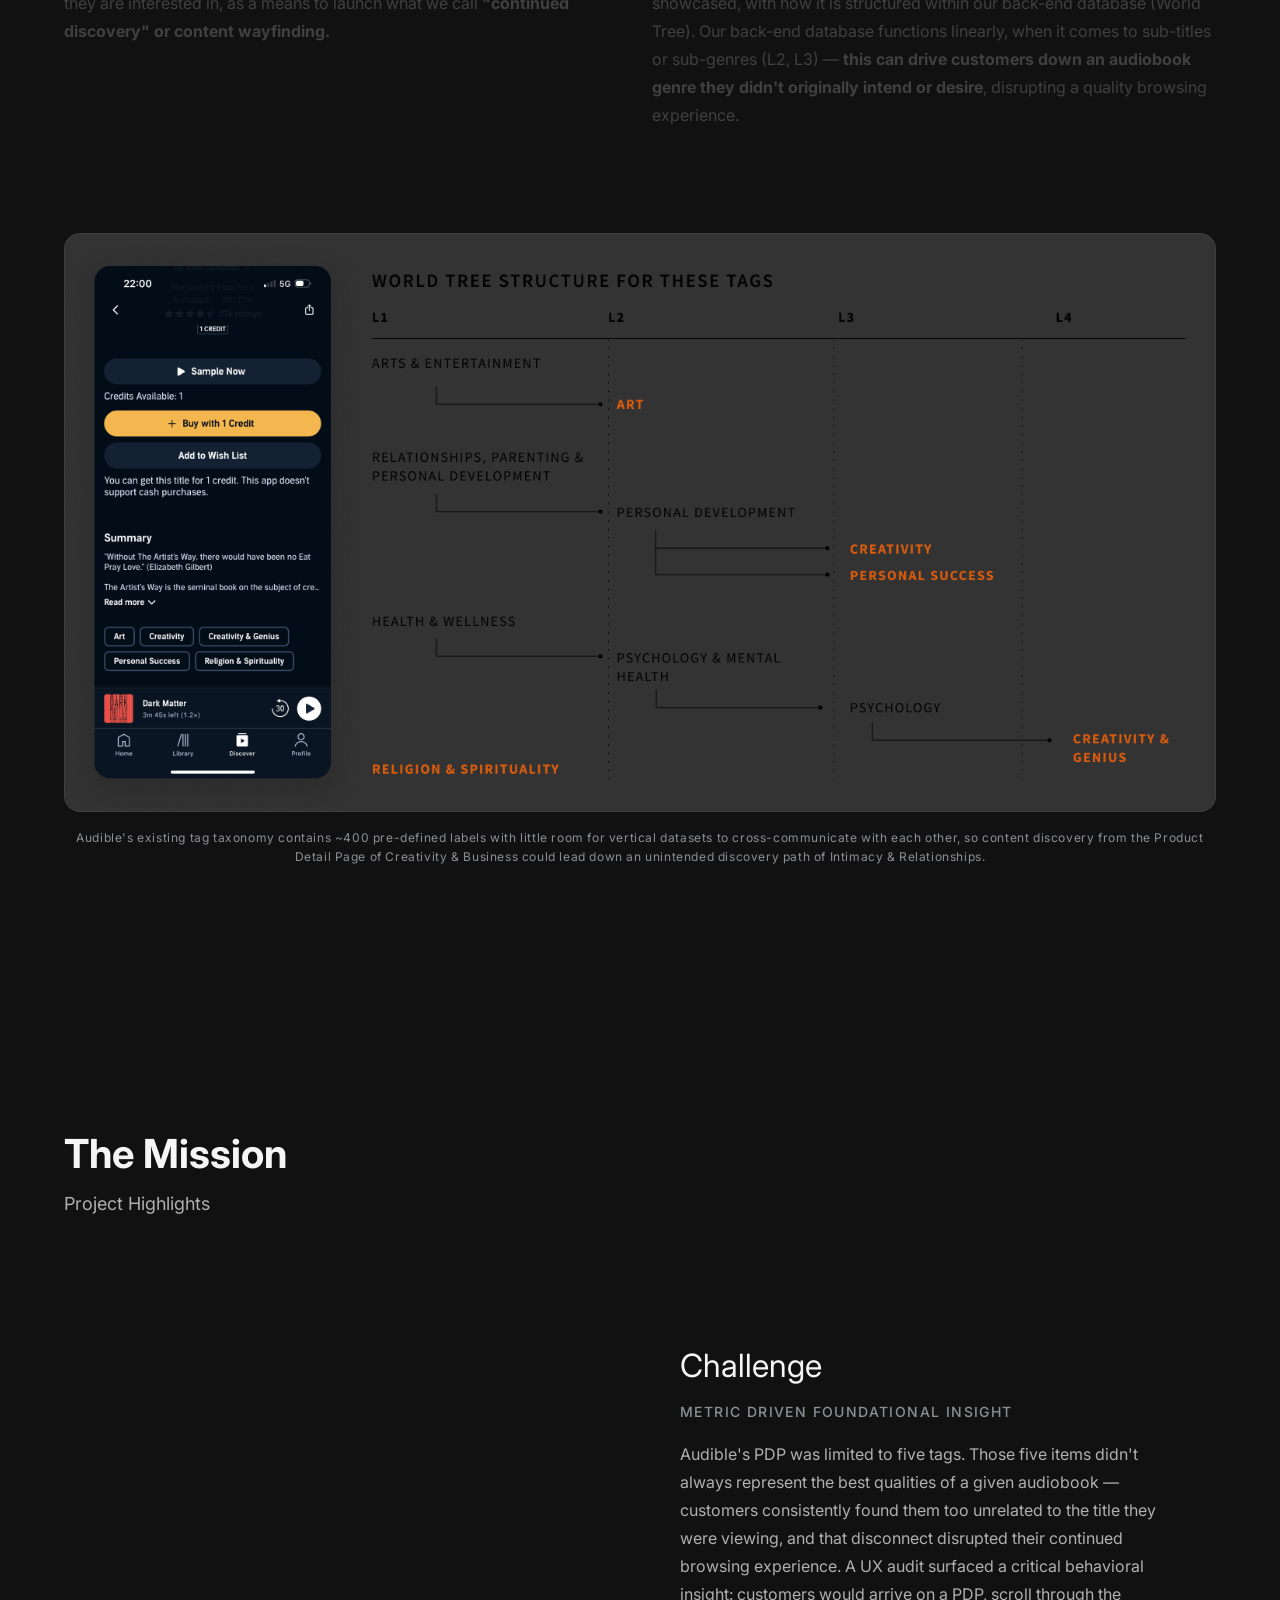
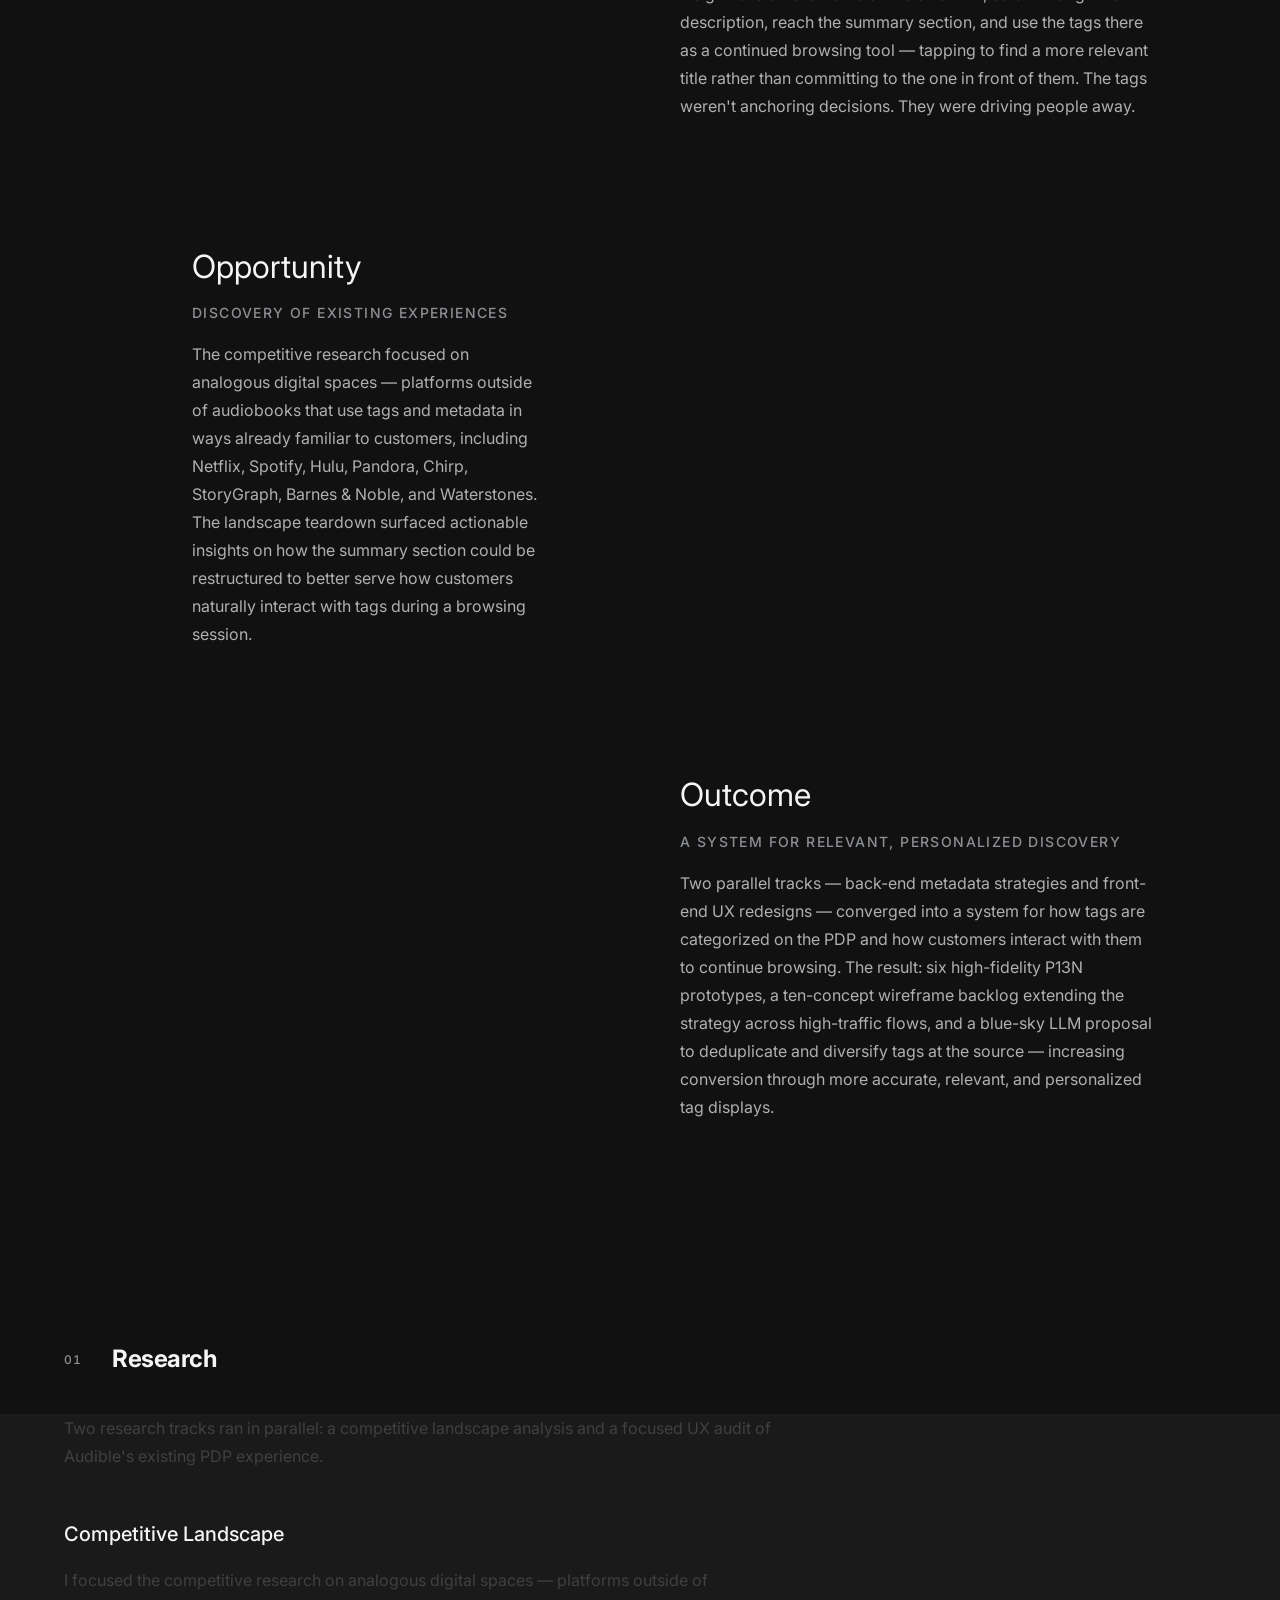
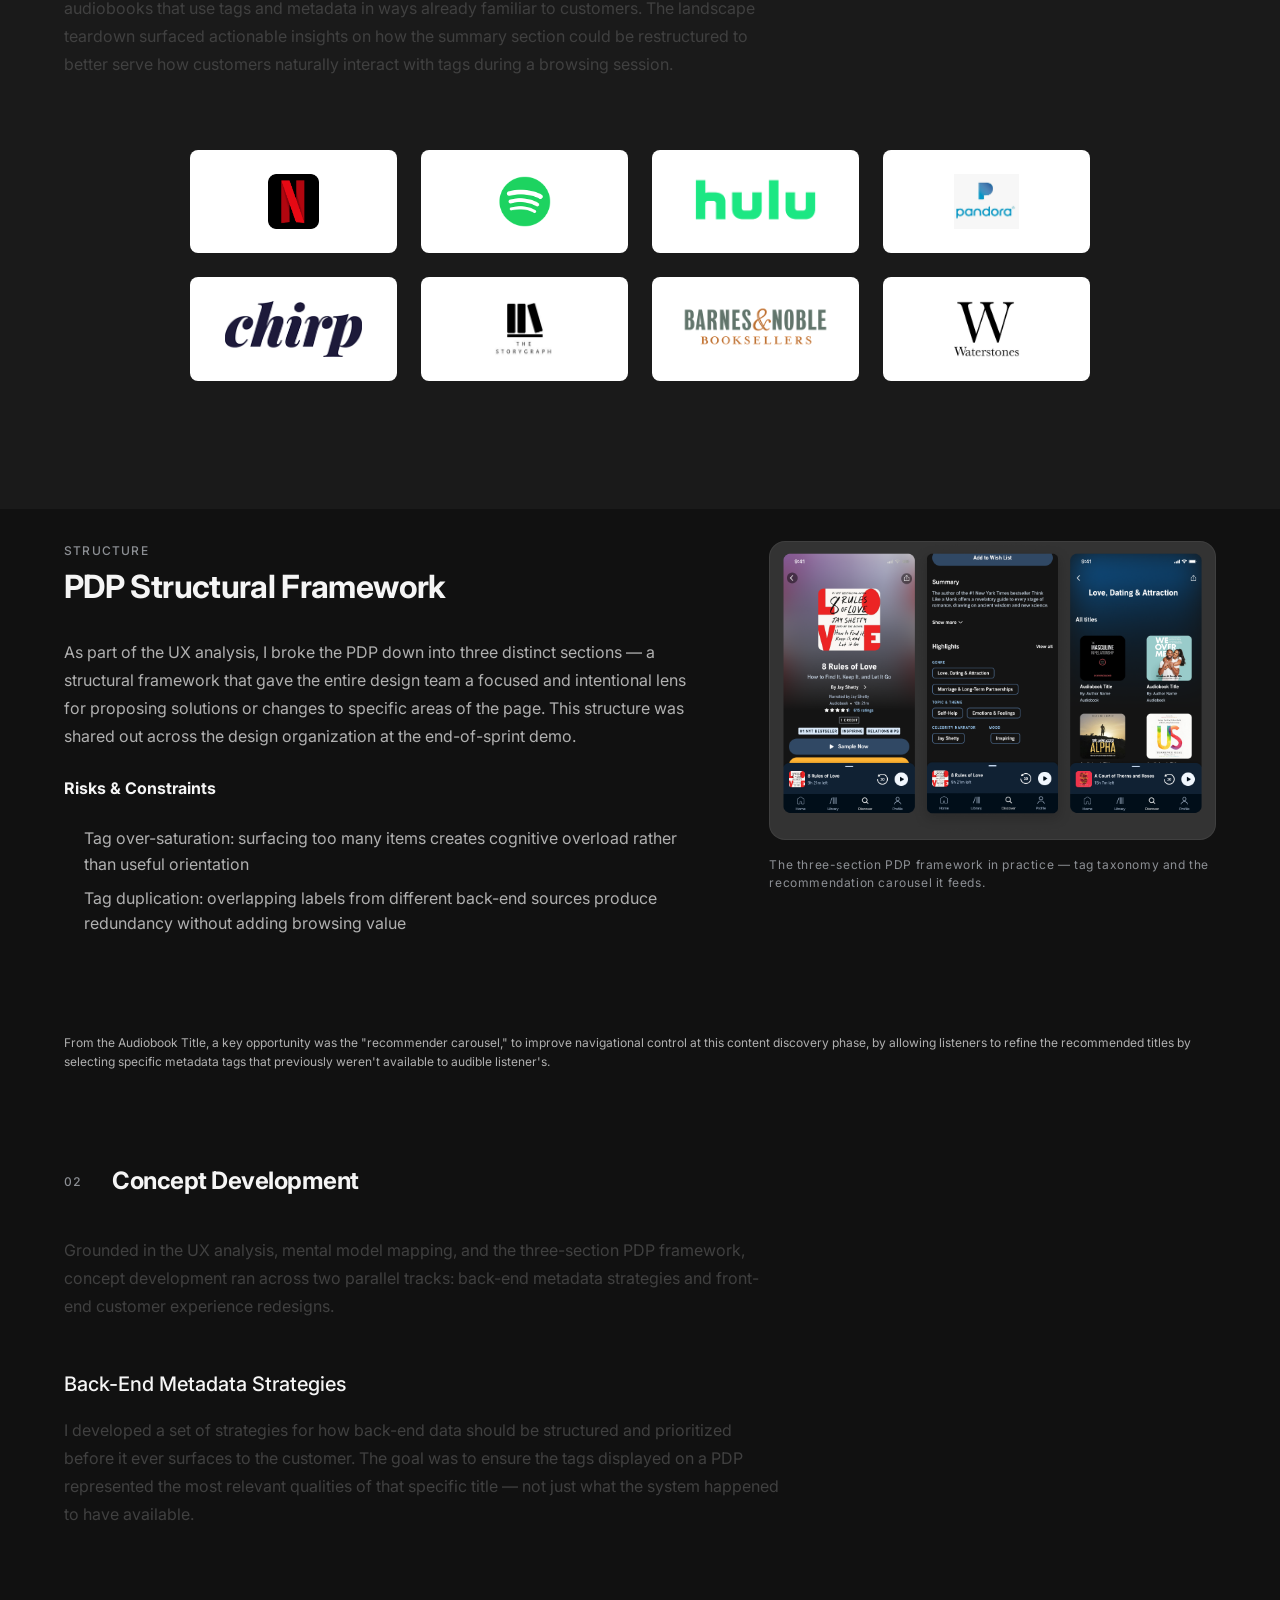
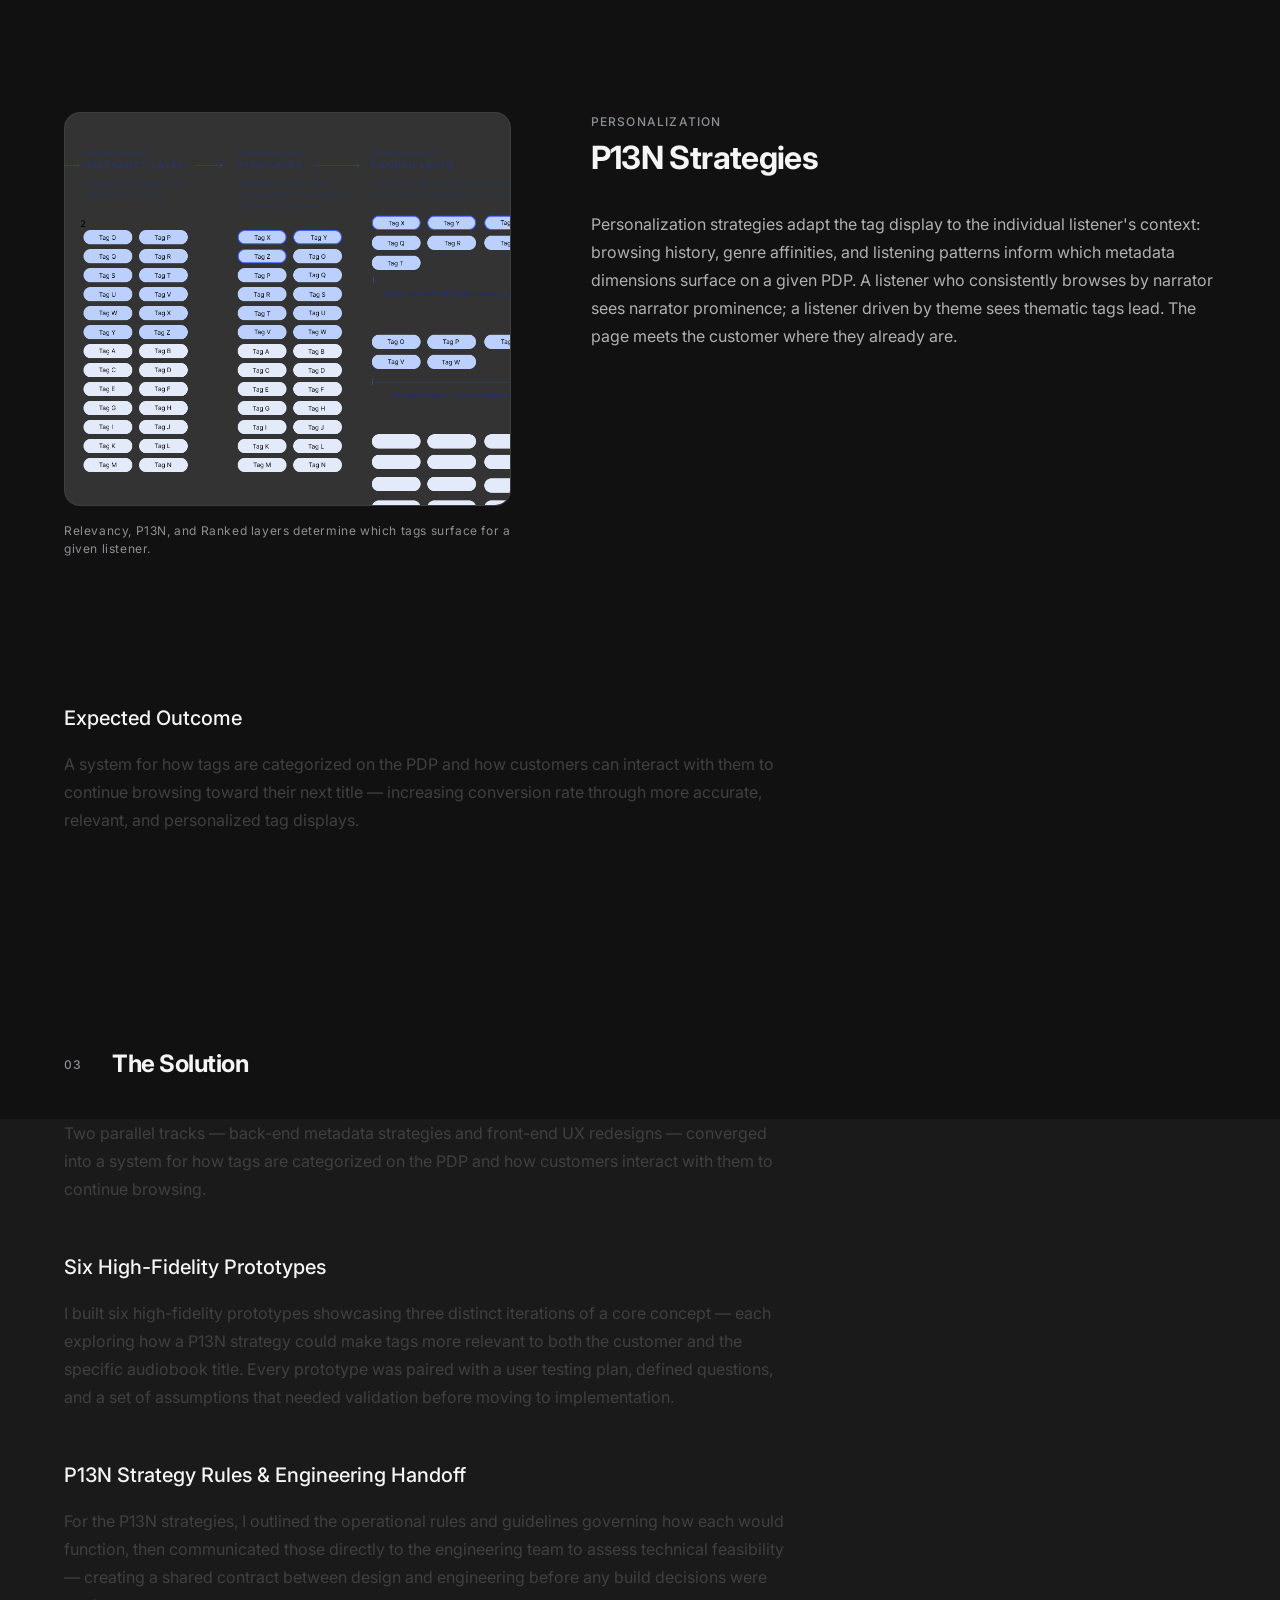
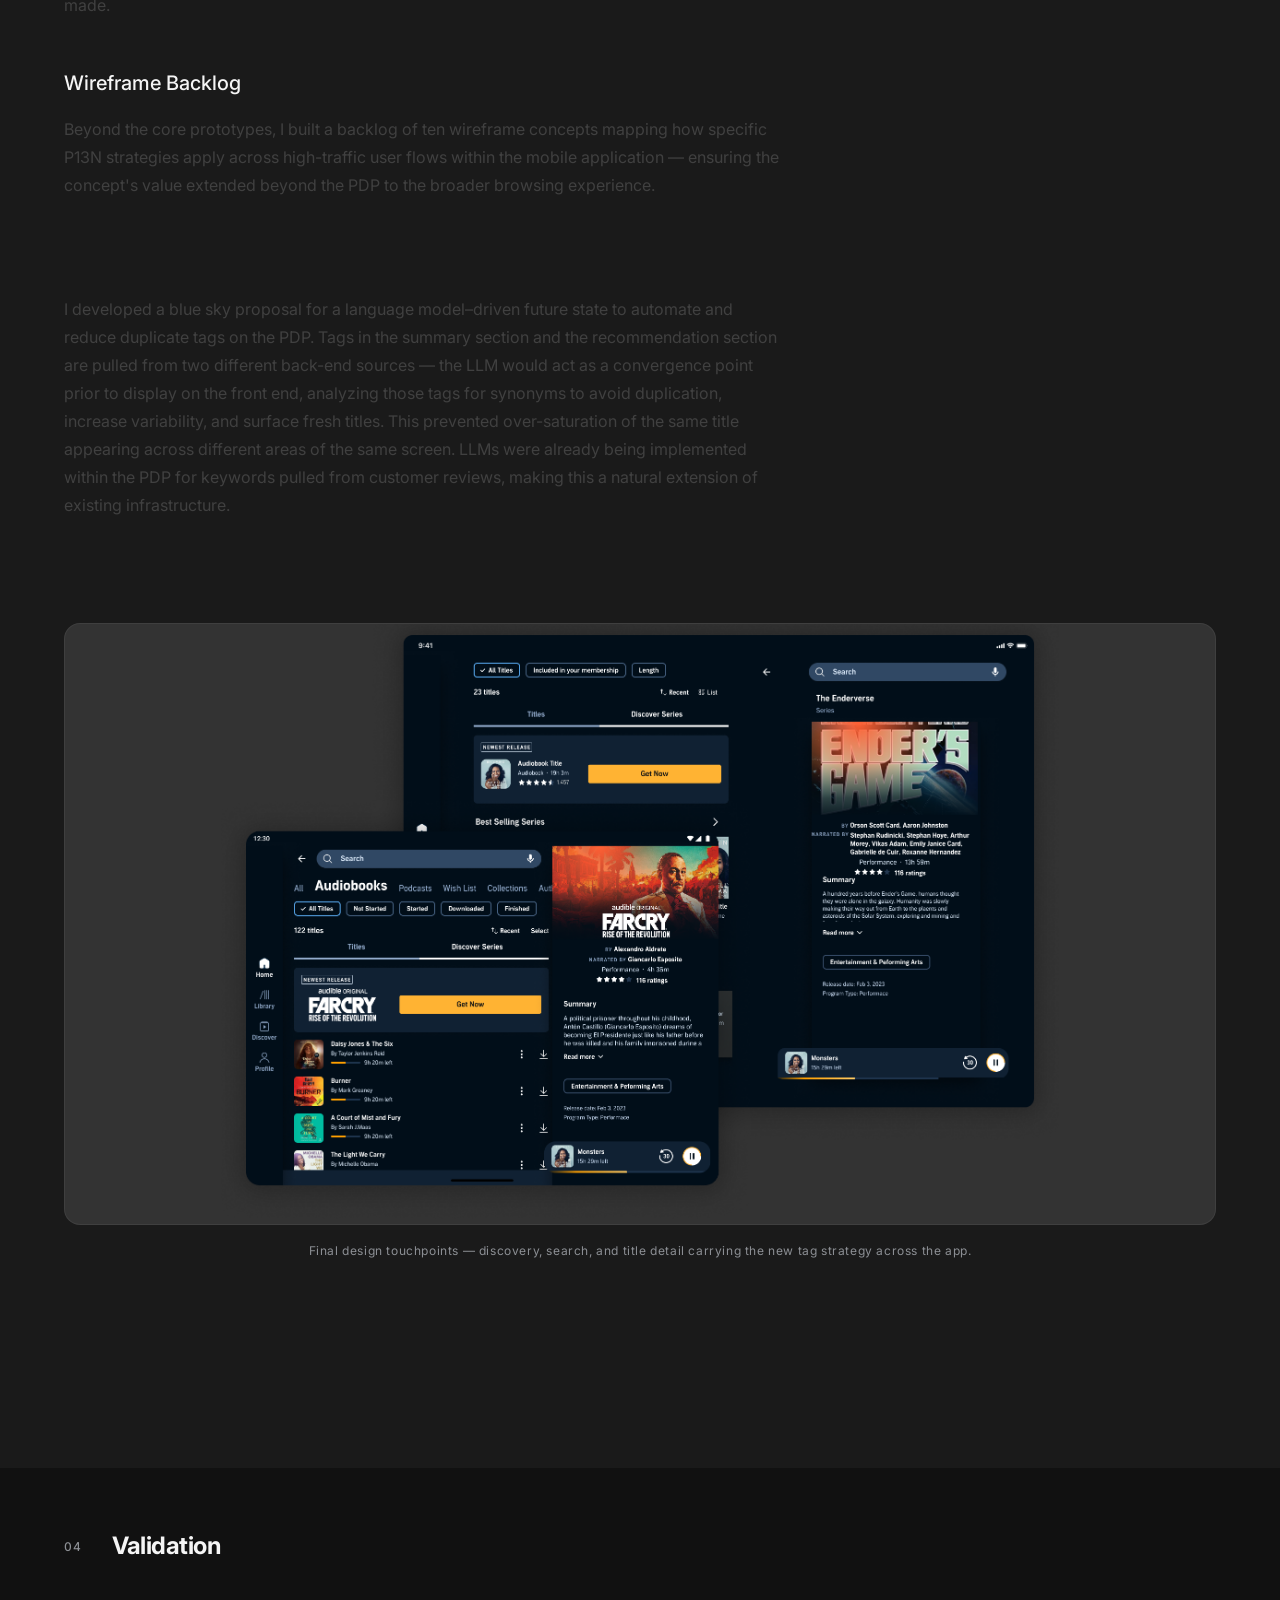
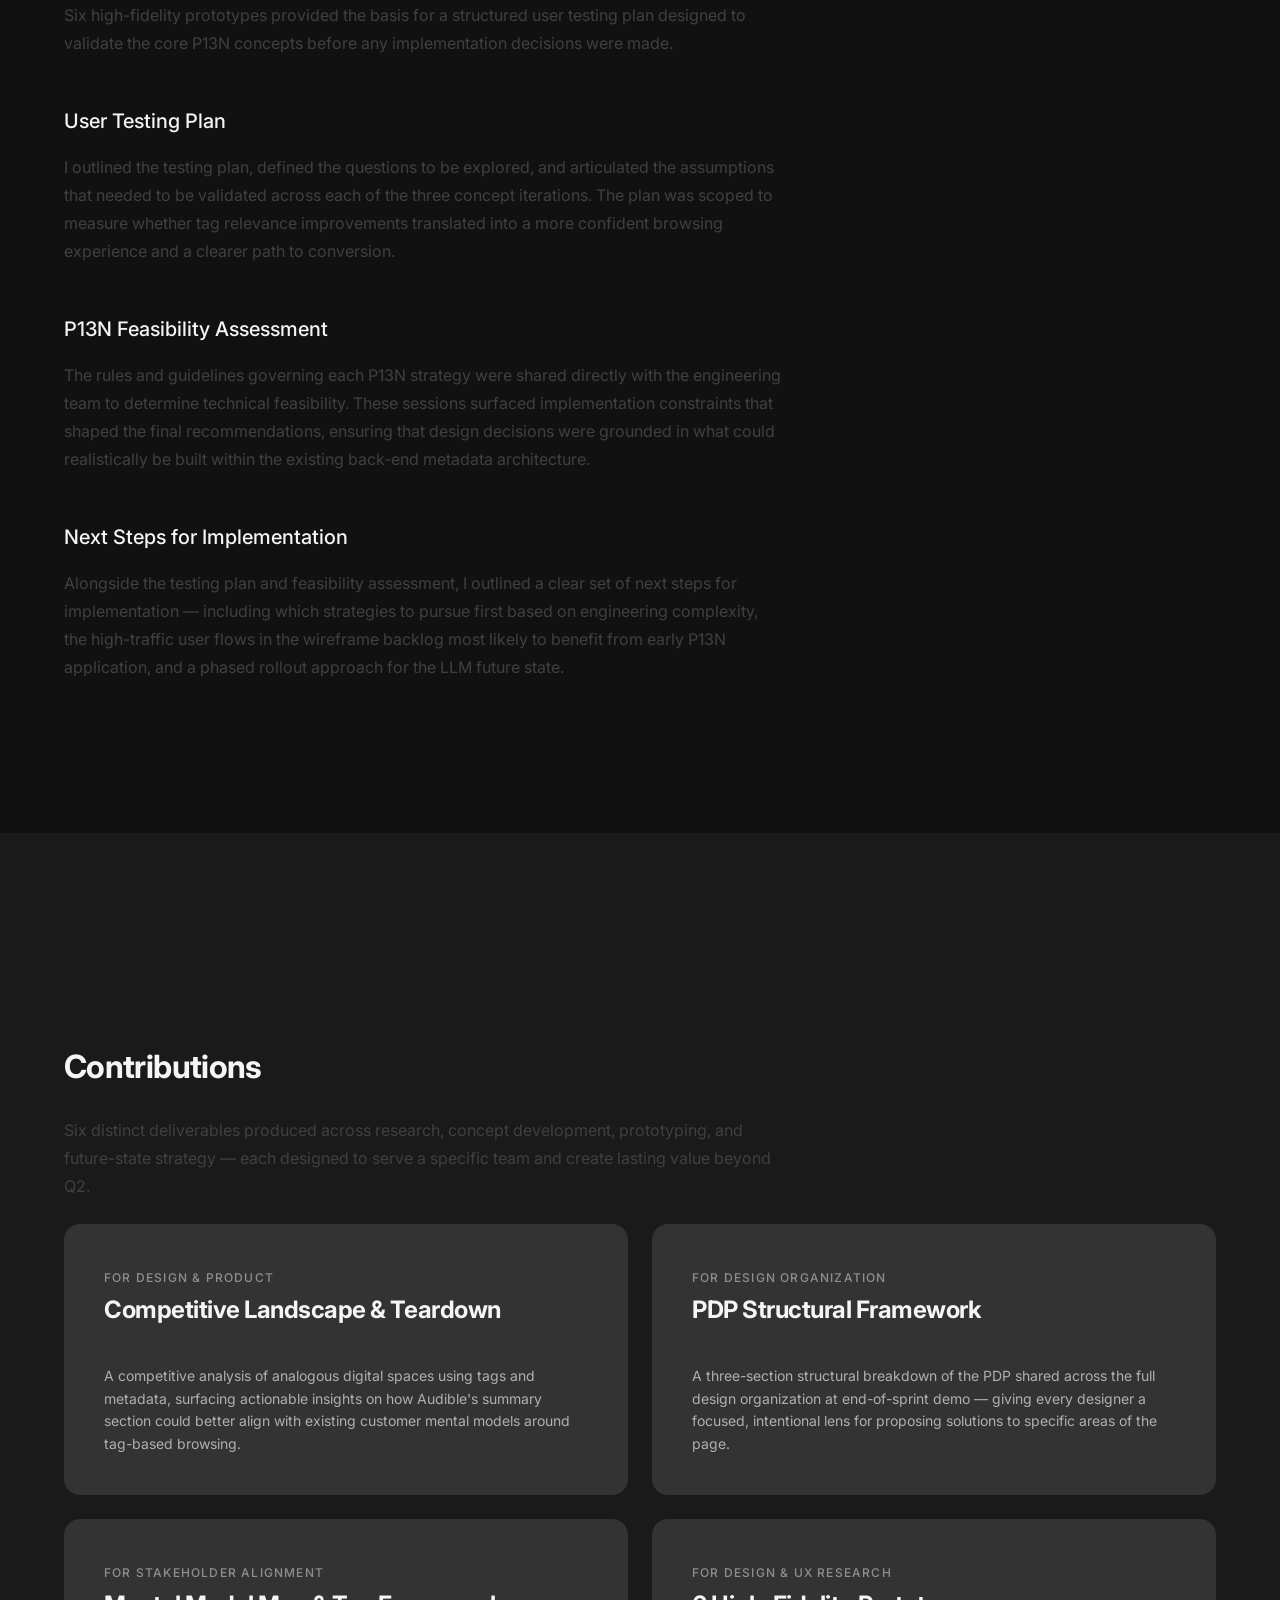
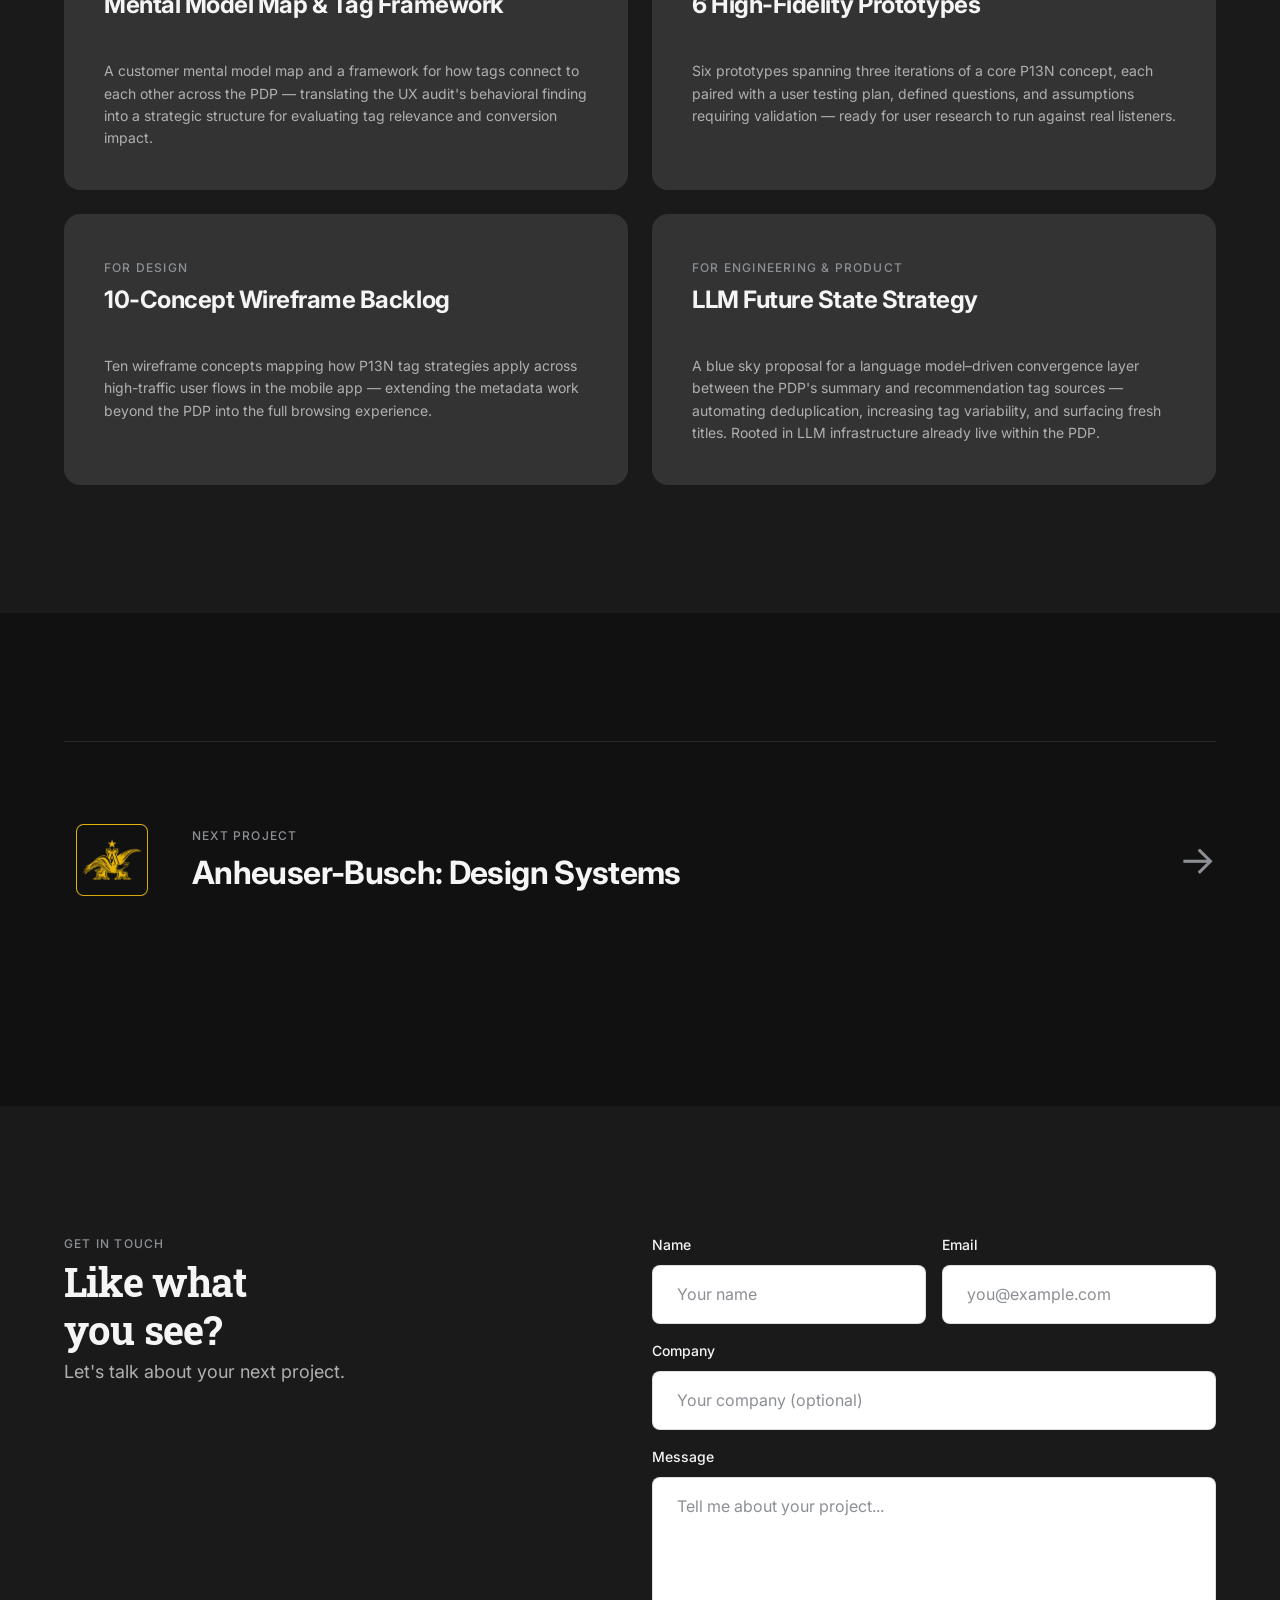
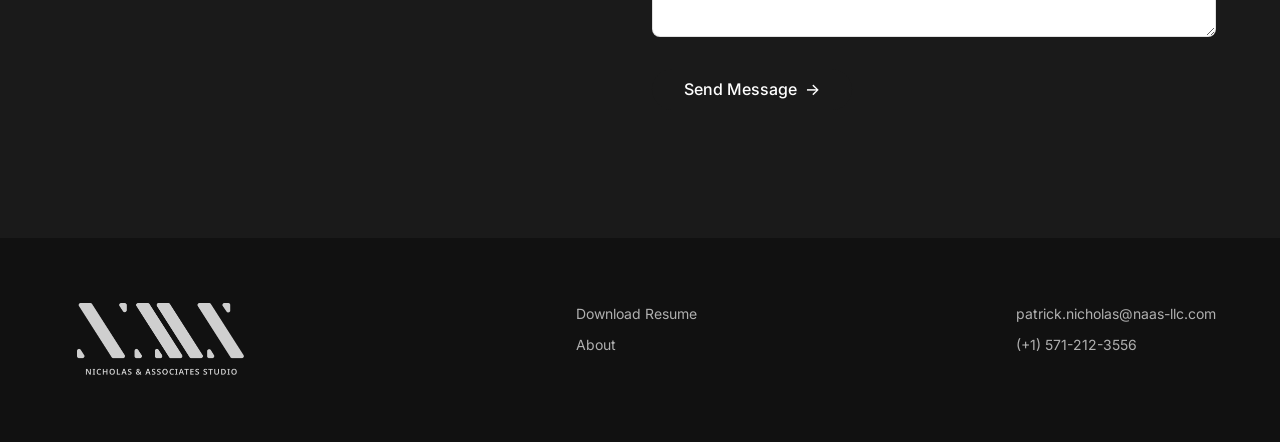
<file: projects/metadata-casestudy.html>
<!DOCTYPE html>
<html lang="en">
<head>
  <meta charset="UTF-8">
  <meta name="viewport" content="width=device-width, initial-scale=1.0">
  <title>Audible — NAAS, LLC</title>
  <meta name="description" content="Case study: Redesigning Audible's metadata pipeline to scale content operations across 500K+ titles.">
  <meta property="og:type" content="website">
  <meta property="og:url" content="https://naas-llc.netlify.app/projects/metadata-casestudy.html">
  <meta property="og:title" content="Audible — NAAS, LLC">
  <meta property="og:description" content="Case study: Redesigning Audible's metadata pipeline to scale content operations across 500K+ titles.">
  <meta property="og:image" content="https://naas-llc.netlify.app/assets/images/og-image.png">
  <meta name="twitter:card" content="summary_large_image">
  <meta name="twitter:title" content="Audible — NAAS, LLC">
  <meta name="twitter:description" content="Case study: Redesigning Audible's metadata pipeline to scale content operations across 500K+ titles.">
  <meta name="twitter:image" content="https://naas-llc.netlify.app/assets/images/og-image.png">
  <link rel="preconnect" href="https://fonts.googleapis.com">
  <link rel="preconnect" href="https://fonts.gstatic.com" crossorigin>
  <link href="https://fonts.googleapis.com/css2?family=Roboto+Slab:wght@400;700&family=Newsreader:ital,opsz,wght@0,6..72,200..800;1,6..72,200..800&family=Inter:wght@400;500;600;700&family=JetBrains+Mono:wght@400;500&display=swap" rel="stylesheet">
  <link rel="stylesheet" href="../css/main.css?v=20260463">
  <link rel="stylesheet" href="../css/case-study.css?v=20260494">
</head>
<body>

  <div class="cs-progress" aria-hidden="true"></div>

  <a href="#main-content" class="skip-link">Skip to content</a>

  <!-- Navigation -->
  <nav class="nav">
    <div class="container nav__inner">
      <a href="../index.html" class="nav__logo" aria-label="NAAS, LLC — Home">
        <img src="../assets/images/naas-logo-lt.png" alt="NAAS, LLC" class="nav__logo-img">
      </a>
      <div class="nav__links">
        <a href="../index.html" class="nav__link">Home</a>
        <a href="../about.html" class="nav__link">About</a>
        <a href="../resume.html" class="nav__link">Resume</a>
      </div>
      <button class="nav__toggle" aria-label="Toggle navigation">
        <span></span>
        <span></span>
        <span></span>
      </button>
    </div>
  </nav>

  <main id="main-content" class="cs-accent-muted" style="--cs-accent: #FF9900;">

  <!-- ============================================================
       1. HOOK — Hero
       ============================================================ -->
  <section class="hero hero--project hero--dark hero--split">

    <div class="hero__panel-text">

      <nav class="hero__breadcrumb" aria-label="Breadcrumb">
        <a href="../index.html">Home</a>
        <span class="hero__breadcrumb-sep">/</span>
        <a href="../index.html#projects">Work</a>
        <span class="hero__breadcrumb-sep">/</span>
        <span>Audible</span>
      </nav>

      <p class="hero__eyebrow" style="margin-top: var(--space-lg);">Case Study</p>
      <h1 class="hero__title">Audible</h1>
      <p class="hero__subtitle">
        Intentionally displaying back-end metadata to meet the customer mindset,
        aligning purpose and functionality across Audible's product detail page
        for 500K+ titles worldwide.
      </p>
      <div class="hero__meta">
        <div class="hero__meta-item">
          <span class="hero__meta-label">Role</span>
          <span class="hero__meta-value">UX Lead</span>
        </div>
        <div class="hero__meta-item">
          <span class="hero__meta-label">Timeline</span>
          <span class="hero__meta-value">Q2</span>
        </div>
        <div class="hero__meta-item">
          <span class="hero__meta-label">Platform</span>
          <span class="hero__meta-value">Mobile Application</span>
        </div>
        <div class="hero__meta-item">
          <span class="hero__meta-label">Company</span>
          <span class="hero__meta-value">Amazon / Audible</span>
        </div>
      </div>

      <div class="hero__tags" aria-label="Project disciplines">
        <span class="hero__tag">/Enterprise Platform</span>
        <span class="hero__tag">/Metadata Strategy</span>
        <span class="hero__tag">/UAT</span>
      </div>

    </div>

    <div class="hero__panel-visual">
      <div class="hero__visual-carousel hero__visual-carousel--slide-ttb">
        <div class="hero__visual-slide is-active">
          <img src="../assets/images/audible-project-hero-1.png" alt="A Court of Thorns and Roses product detail page with Summary and Highlights metadata panel">
        </div>
        <div class="hero__visual-slide">
          <img src="../assets/images/audible-project-hero-2.png" alt="All Highlights panel expanded to show the full tag taxonomy, and a curated Supernatural genre collection">
        </div>
        <div class="hero__visual-slide">
          <img src="../assets/images/audible-project-hero-3.png" alt="All Systems Red star rating UAT test variants — control vs. decimal rating display">
        </div>
        <div class="hero__visual-slide">
          <img src="../assets/images/audible-project-hero-4.png" alt="Audible product screens">
        </div>
        <div class="hero__visual-slide">
          <img src="../assets/images/audible-project-hero-5.png" alt="Audible product screens">
        </div>
      </div>
      <div class="hero__visual-dots" role="tablist" aria-label="Carousel image navigation">
        <button class="hero__visual-dot is-active" type="button" aria-label="Show image 1" aria-selected="true"></button>
        <button class="hero__visual-dot" type="button" aria-label="Show image 2" aria-selected="false"></button>
        <button class="hero__visual-dot" type="button" aria-label="Show image 3" aria-selected="false"></button>
        <button class="hero__visual-dot" type="button" aria-label="Show image 4" aria-selected="false"></button>
        <button class="hero__visual-dot" type="button" aria-label="Show image 5" aria-selected="false"></button>
      </div>
    </div>

  </section>

  <!-- ============================================================
       2. THE SCENARIO — Story lead-in
       Layout translated from Figma wireframe (node 133:51269, a
       repurposed frog.co template). Big opening statement + image.
       ============================================================ -->
  <section class="cs-story-lead">
    <div class="container">
      <div class="cs-story-lead__row">
        <span class="cs-story-lead__label">The Scenario</span>
        <p class="cs-story-lead__statement">
          Audible listeners often rely on external sources to figure out what to listen to next.
          <strong>These customers miss out on the depth of Audible's unparalleled catalog because they have no meaningful way to browse and discover new content based on their current interests and needs.</strong>
        </p>
      </div>
    </div>
  </section>

  <!-- ============================================================
       Business Context — image + copy inset with a large left margin
       (wireframe: this block starts ~25% in from the row's own left
       edge, unlike the full-width duo-figure that follows it)
       ============================================================ -->
  <section class="section" style="padding-bottom: 0;">
    <div class="container grid">
      <div class="col-9 col-start-4 tab-col-12">
        <div class="cs-story-lead__image" style="margin-top: 0; margin-bottom: var(--space-2xl);">
          <img src="../assets/images/audible-1.png" alt="Audible product detail page for A Court of Thorns and Roses, with Sample, Buy, and Wish List actions">
        </div>
        <div class="prose">
          <p>
            The opportunity was twofold. Audible had rich back-end metadata that wasn't
            being leveraged strategically in how it surfaced to customers — there was
            room to build better metadata strategies and expand the summary section of
            tags to more accurately represent each audiobook title. Better tag representation
            meant better browsing, and better browsing meant higher conversion rates.
          </p>
          <p>
            The project ran across Q2 with regular collaboration across UX leadership,
            a Project Manager, and a Director of Product, alongside scheduled UX
            walk-throughs with the engineering team — because improving the customer-facing
            tag experience required understanding both the front-end display and the
            back-end metadata model it drew from.
          </p>
        </div>
      </div>
    </div>
  </section>

  <section class="section" style="padding-top: var(--space-3xl);">
    <div class="container">
      <div class="cs-duo-figure">
        <div class="cs-duo-figure__item cs-duo-figure__item--lg">
          <img src="../assets/images/audible-insight.png" alt="An Audible Original title screen, a pull-quote on the PDP as a navigational touchpoint, and the expanded Highlights panel">
        </div>
        <div class="cs-duo-figure__item cs-duo-figure__item--sm">
          <img src="../assets/images/audible-project-hero-2.png" alt="All Highlights panel expanded to show the full tag taxonomy, and a curated Supernatural genre collection">
        </div>
      </div>
    </div>

    <!-- Back-End Improvements -->
    <div class="container grid" style="margin-top: var(--space-3xl);">
      <div class="col-10 tab-col-12">
        <h2 class="section__title" style="margin-bottom: var(--space-2xl);">Back-End Improvements to Drive Front-End Results</h2>
      </div>
    </div>
    <div class="container grid">
      <div class="col-6 tab-col-12">
        <div class="prose">
          <p>
            Our customers often times, utilize the product detail page of a specific
            title they are interested in, as a means to launch what we call
            <strong>"continued discovery" or content wayfinding.</strong>
          </p>
        </div>
      </div>
      <div class="col-6 tab-col-12">
        <div class="prose">
          <p>
            In this live title example, we can cross reference the book tags being
            showcased, with how it is structured within our back-end database (World
            Tree). Our back-end database functions linearly, when it comes to
            sub-titles or sub-genres (L2, L3) — <strong>this can drive customers down
            an audiobook genre they didn't originally intend or desire</strong>,
            disrupting a quality browsing experience.
          </p>
        </div>
      </div>
    </div>

    <!-- Pain-point figure -->
    <div class="container" style="margin-top: var(--space-3xl);">
      <div class="cs-full-bleed">
        <div class="cs-full-bleed__frame">
          <img src="../assets/images/audible-painpoint-synthesis.png" alt="Pain Point Synthesis — Audible metadata taxonomy">
        </div>
        <p class="cs-full-bleed__caption">Audible's existing tag taxonomy contains ~400 pre-defined labels with little room for vertical datasets to cross-communicate with each other, so content discovery from the Product Detail Page of Creativity &amp; Business could lead down an unintended discovery path of Intimacy &amp; Relationships.</p>
      </div>
    </div>
  </section>

  <!-- ============================================================
       The Mission — Challenge / Opportunity / Outcome
       ============================================================ -->
  <section class="cs-mission">
    <div class="container">
      <h2 class="cs-mission__heading">The Mission</h2>
      <p class="cs-mission__subtitle">Project Highlights</p>

      <!-- Challenge — right column -->
      <div class="cs-mission__item">
        <div class="cs-mission__item-content">
          <h3 class="cs-mission__item-title">Challenge</h3>
          <p class="cs-mission__item-heading">Metric Driven Foundational Insight</p>
          <p class="cs-mission__item-body">
            Audible's PDP was limited to five tags. Those five items didn't always
            represent the best qualities of a given audiobook — customers consistently
            found them too unrelated to the title they were viewing, and that
            disconnect disrupted their continued browsing experience. A UX audit
            surfaced a critical behavioral insight: customers would arrive on a PDP,
            scroll through the description, reach the summary section, and use the
            tags there as a continued browsing tool — tapping to find a more relevant
            title rather than committing to the one in front of them. The tags weren't
            anchoring decisions. They were driving people away.
          </p>
        </div>
      </div>

      <!-- Opportunity — left column (flipped, matching the wireframe's zigzag) -->
      <div class="cs-mission__item cs-mission__item--left">
        <div class="cs-mission__item-content">
          <h3 class="cs-mission__item-title">Opportunity</h3>
          <p class="cs-mission__item-heading">Discovery of Existing Experiences</p>
          <p class="cs-mission__item-body">
            The competitive research focused on analogous digital spaces — platforms
            outside of audiobooks that use tags and metadata in ways already familiar
            to customers, including Netflix, Spotify, Hulu, Pandora, Chirp, StoryGraph,
            Barnes &amp; Noble, and Waterstones. The landscape teardown surfaced
            actionable insights on how the summary section could be restructured to
            better serve how customers naturally interact with tags during a browsing
            session.
          </p>
        </div>
      </div>

      <!-- Outcome — right column -->
      <div class="cs-mission__item">
        <div class="cs-mission__item-content">
          <h3 class="cs-mission__item-title">Outcome</h3>
          <p class="cs-mission__item-heading">A System for Relevant, Personalized Discovery</p>
          <p class="cs-mission__item-body">
            Two parallel tracks — back-end metadata strategies and front-end UX
            redesigns — converged into a system for how tags are categorized on the
            PDP and how customers interact with them to continue browsing. The result:
            six high-fidelity P13N prototypes, a ten-concept wireframe backlog
            extending the strategy across high-traffic flows, and a blue-sky LLM
            proposal to deduplicate and diversify tags at the source — increasing
            conversion through more accurate, relevant, and personalized tag displays.
          </p>
        </div>
      </div>
    </div>
  </section>

  <!-- ============================================================
       CHAPTER 01 — Research
       ============================================================ -->
  <div class="container">
    <div class="cs-chapter">
      <span class="cs-chapter__number">01</span>
      <h2 class="cs-chapter__label">Research</h2>
    </div>
  </div>

  <section class="section--alt" style="padding-bottom: var(--space-3xl);">
    <div class="container grid">
      <div class="col-8 tab-col-12">
        <div class="prose">
          <p>
            Two research tracks ran in parallel: a competitive landscape analysis
            and a focused UX audit of Audible's existing PDP experience.
          </p>
          <h3>Competitive Landscape</h3>
          <p>
            I focused the competitive research on analogous digital spaces — platforms
            outside of audiobooks that use tags and metadata in ways already familiar
            to customers. The landscape teardown surfaced actionable insights on how the
            summary section could be restructured to better serve how customers naturally
            interact with tags during a browsing session.
          </p>
        </div>
      </div>
    </div>

    <div class="container">
      <div class="logo-grid reveal-stagger">
        <div class="logo-grid__item"><img src="../assets/images/netflix-logo.png" alt="Netflix"></div>
        <div class="logo-grid__item"><img src="../assets/images/spotify-logo.png" alt="Spotify"></div>
        <div class="logo-grid__item"><img src="../assets/images/hulu-logo.png" alt="Hulu"></div>
        <div class="logo-grid__item"><img src="../assets/images/pandora-logo.png" alt="Pandora"></div>
        <div class="logo-grid__item"><img src="../assets/images/chirp-logo.png" alt="Chirp"></div>
        <div class="logo-grid__item"><img src="../assets/images/storygraph-logo.png" alt="StoryGraph"></div>
        <div class="logo-grid__item"><img src="../assets/images/barnes-noble-logo.png" alt="Barnes & Noble"></div>
        <div class="logo-grid__item"><img src="../assets/images/waterstones-logo.png" alt="Waterstones"></div>
      </div>
    </div>
  </section>

  <section class="cs-split">
    <div class="container" style="display:contents;">
      <div class="cs-split__text">
        <p class="cs-split__eyebrow">Structure</p>
        <h3 class="cs-split__heading">PDP Structural Framework</h3>
        <div class="cs-split__body">
          <p>
            As part of the UX analysis, I broke the PDP down into three distinct sections —
            a structural framework that gave the entire design team a focused and intentional
            lens for proposing solutions or changes to specific areas of the page. This
            structure was shared out across the design organization at the end-of-sprint demo.
          </p>
          <p><strong style="color: var(--color-text-primary);">Risks &amp; Constraints</strong></p>
          <ul>
            <li>Tag over-saturation: surfacing too many items creates cognitive overload rather than useful orientation</li>
            <li>Tag duplication: overlapping labels from different back-end sources produce redundancy without adding browsing value</li>
          </ul>
        </div>
      </div>
      <div class="cs-split__visual">
        <div class="cs-split__image">
          <img src="../assets/images/audible-slide-1.png" alt="Highlights tags expanded by genre, topic, mood, and narrator, plus a related-title recommendation carousel">
        </div>
        <p class="cs-split__image-caption">The three-section PDP framework in practice — tag taxonomy and the recommendation carousel it feeds.</p>
      </div>
    </div>
  </section>

  <!-- Navigation Insights -->
  <section style="padding-bottom: var(--space-10);">
    <div class="container">
      <p style="font-size:12px;color:var(--color-text-secondary);line-height:var(--leading-body);margin:0 0 var(--space-lg);">From the Audiobook Title, a key opportunity was the "recommender carousel," to improve navigational control at this content discovery phase, by allowing listeners to refine the recommended titles by selecting specific metadata tags that previously weren't available to audible listener's.</p>
    </div>
  </section>

  <!-- ============================================================
       CHAPTER 02 — Concept Development
       ============================================================ -->
  <div class="container">
    <div class="cs-chapter">
      <span class="cs-chapter__number">02</span>
      <h2 class="cs-chapter__label">Concept Development</h2>
    </div>
  </div>

  <section class="section" style="padding-top: 0;">
    <div class="container grid">
      <div class="col-8 tab-col-12">
        <div class="prose">
          <p>
            Grounded in the UX analysis, mental model mapping, and the three-section
            PDP framework, concept development ran across two parallel tracks: back-end
            metadata strategies and front-end customer experience redesigns.
          </p>
          <h3>Back-End Metadata Strategies</h3>
          <p>
            I developed a set of strategies for how back-end data should be structured
            and prioritized before it ever surfaces to the customer. The goal was to
            ensure the tags displayed on a PDP represented the most relevant qualities
            of that specific title — not just what the system happened to have available.
          </p>
        </div>
      </div>
    </div>
  </section>

  <section class="cs-split cs-split--flip">
    <div class="container" style="display:contents;">
      <div class="cs-split__text">
        <p class="cs-split__eyebrow">Personalization</p>
        <h3 class="cs-split__heading">P13N Strategies</h3>
        <div class="cs-split__body">
          <p>
            Personalization strategies adapt the tag display to the individual listener's
            context: browsing history, genre affinities, and listening patterns inform
            which metadata dimensions surface on a given PDP. A listener who consistently
            browses by narrator sees narrator prominence; a listener driven by theme
            sees thematic tags lead. The page meets the customer where they already are.
          </p>
        </div>
      </div>
      <div class="cs-split__visual">
        <div class="cs-split__image">
          <img src="../assets/images/audible-tag-prioritization-diagram.png" alt="Three-layer tag prioritization system: Relevancy Layer, P13N Layer, and Ranked Layer">
        </div>
        <p class="cs-split__image-caption">Relevancy, P13N, and Ranked layers determine which tags surface for a given listener.</p>
      </div>
    </div>
  </section>

  <section class="section" style="padding-top: 0;">
    <div class="container grid">
      <div class="col-8 tab-col-12">
        <div class="prose">
          <h3>Expected Outcome</h3>
          <p>
            A system for how tags are categorized on the PDP and how customers can
            interact with them to continue browsing toward their next title — increasing
            conversion rate through more accurate, relevant, and personalized tag displays.
          </p>
        </div>
      </div>
    </div>
  </section>

  <!-- ============================================================
       CHAPTER 03 — The Solution
       ============================================================ -->
  <div class="container">
    <div class="cs-chapter">
      <span class="cs-chapter__number">03</span>
      <h2 class="cs-chapter__label">The Solution</h2>
    </div>
  </div>

  <section class="section section--alt" style="padding-top: 0;">
    <div class="container grid">
      <div class="col-8 tab-col-12">
        <div class="prose">
          <p>
            Two parallel tracks — back-end metadata strategies and front-end UX
            redesigns — converged into a system for how tags are categorized on the
            PDP and how customers interact with them to continue browsing.
          </p>

          <h3>Six High-Fidelity Prototypes</h3>
          <p>
            I built six high-fidelity prototypes showcasing three distinct iterations
            of a core concept — each exploring how a P13N strategy could make tags
            more relevant to both the customer and the specific audiobook title. Every
            prototype was paired with a user testing plan, defined questions, and a set
            of assumptions that needed validation before moving to implementation.
          </p>

          <h3>P13N Strategy Rules &amp; Engineering Handoff</h3>
          <p>
            For the P13N strategies, I outlined the operational rules and guidelines
            governing how each would function, then communicated those directly to
            the engineering team to assess technical feasibility — creating a shared
            contract between design and engineering before any build decisions were made.
          </p>

          <h3>Wireframe Backlog</h3>
          <p>
            Beyond the core prototypes, I built a backlog of ten wireframe concepts
            mapping how specific P13N strategies apply across high-traffic user flows
            within the mobile application — ensuring the concept's value extended
            beyond the PDP to the broader browsing experience.
          </p>

          <h3>Blue Sky: LLM Future State</h3>
          <p>
            I developed a blue sky proposal for a language model–driven future state
            to automate and reduce duplicate tags on the PDP. Tags in the summary
            section and the recommendation section are pulled from two different
            back-end sources — the LLM would act as a convergence point prior to
            display on the front end, analyzing those tags for synonyms to avoid
            duplication, increase variability, and surface fresh titles. This prevented
            over-saturation of the same title appearing across different areas of the
            same screen. LLMs were already being implemented within the PDP for
            keywords pulled from customer reviews, making this a natural extension
            of existing infrastructure.
          </p>
        </div>
      </div>
    </div>

    <div class="container" style="margin-top: var(--space-3xl);">
      <div class="cs-full-bleed">
        <div class="cs-full-bleed__frame">
          <img src="../assets/images/audible-slide-4.png" alt="Discovery and browsing screens across Titles, Search, series detail, and title detail pages">
        </div>
        <p class="cs-full-bleed__caption">Final design touchpoints — discovery, search, and title detail carrying the new tag strategy across the app.</p>
      </div>
    </div>
  </section>

  <!-- ============================================================
       CHAPTER 04 — Validation
       ============================================================ -->
  <div class="container">
    <div class="cs-chapter">
      <span class="cs-chapter__number">04</span>
      <h2 class="cs-chapter__label">Validation</h2>
    </div>
  </div>

  <section class="section" style="padding-top: 0;">
    <div class="container grid">
      <div class="col-8 tab-col-12">
        <div class="prose">
          <p>
            Six high-fidelity prototypes provided the basis for a structured
            user testing plan designed to validate the core P13N concepts before
            any implementation decisions were made.
          </p>

          <h3>User Testing Plan</h3>
          <p>
            I outlined the testing plan, defined the questions to be explored,
            and articulated the assumptions that needed to be validated across
            each of the three concept iterations. The plan was scoped to measure
            whether tag relevance improvements translated into a more confident
            browsing experience and a clearer path to conversion.
          </p>

          <h3>P13N Feasibility Assessment</h3>
          <p>
            The rules and guidelines governing each P13N strategy were shared
            directly with the engineering team to determine technical feasibility.
            These sessions surfaced implementation constraints that shaped the
            final recommendations, ensuring that design decisions were grounded
            in what could realistically be built within the existing back-end
            metadata architecture.
          </p>

          <h3>Next Steps for Implementation</h3>
          <p>
            Alongside the testing plan and feasibility assessment, I outlined
            a clear set of next steps for implementation — including which
            strategies to pursue first based on engineering complexity, the
            high-traffic user flows in the wireframe backlog most likely to
            benefit from early P13N application, and a phased rollout approach
            for the LLM future state.
          </p>
        </div>
      </div>
    </div>
  </section>

  <!-- ============================================================
       IMPACT — Contributions
       ============================================================ -->
  <section class="section section--alt">
    <div class="container grid">
      <div class="col-8 tab-col-12">
        <div class="prose">
          <h2>Contributions</h2>
          <p>
            Six distinct deliverables produced across research, concept development,
            prototyping, and future-state strategy — each designed to serve a specific
            team and create lasting value beyond Q2.
          </p>
        </div>
      </div>
    </div>

    <div class="container">
      <div class="grid">

        <div class="col-6 tab-col-12">
          <div class="kpi-card">
            <span class="kpi-card__label">For Design &amp; Product</span>
            <h3 class="kpi-card__metric">Competitive Landscape &amp; Teardown</h3>
            <p class="kpi-card__insight">A competitive analysis of analogous digital spaces using tags and metadata, surfacing actionable insights on how Audible's summary section could better align with existing customer mental models around tag-based browsing.</p>
          </div>
        </div>

        <div class="col-6 tab-col-12">
          <div class="kpi-card">
            <span class="kpi-card__label">For Design Organization</span>
            <h3 class="kpi-card__metric">PDP Structural Framework</h3>
            <p class="kpi-card__insight">A three-section structural breakdown of the PDP shared across the full design organization at end-of-sprint demo — giving every designer a focused, intentional lens for proposing solutions to specific areas of the page.</p>
          </div>
        </div>

        <div class="col-6 tab-col-12">
          <div class="kpi-card">
            <span class="kpi-card__label">For Stakeholder Alignment</span>
            <h3 class="kpi-card__metric">Mental Model Map &amp; Tag Framework</h3>
            <p class="kpi-card__insight">A customer mental model map and a framework for how tags connect to each other across the PDP — translating the UX audit's behavioral finding into a strategic structure for evaluating tag relevance and conversion impact.</p>
          </div>
        </div>

        <div class="col-6 tab-col-12">
          <div class="kpi-card">
            <span class="kpi-card__label">For Design &amp; UX Research</span>
            <h3 class="kpi-card__metric">6 High-Fidelity Prototypes</h3>
            <p class="kpi-card__insight">Six prototypes spanning three iterations of a core P13N concept, each paired with a user testing plan, defined questions, and assumptions requiring validation — ready for user research to run against real listeners.</p>
          </div>
        </div>

        <div class="col-6 tab-col-12">
          <div class="kpi-card">
            <span class="kpi-card__label">For Design</span>
            <h3 class="kpi-card__metric">10-Concept Wireframe Backlog</h3>
            <p class="kpi-card__insight">Ten wireframe concepts mapping how P13N tag strategies apply across high-traffic user flows in the mobile app — extending the metadata work beyond the PDP into the full browsing experience.</p>
          </div>
        </div>

        <div class="col-6 tab-col-12">
          <div class="kpi-card">
            <span class="kpi-card__label">For Engineering &amp; Product</span>
            <h3 class="kpi-card__metric">LLM Future State Strategy</h3>
            <p class="kpi-card__insight">A blue sky proposal for a language model–driven convergence layer between the PDP's summary and recommendation tag sources — automating deduplication, increasing tag variability, and surfacing fresh titles. Rooted in LLM infrastructure already live within the PDP.</p>
          </div>
        </div>

      </div>
    </div>
  </section>


  <!-- Next Project -->
  <section class="section">
    <div class="container">
      <a href="AB-InBev-DS.html" class="next-project">
        <div class="next-project__inner">
          <div class="next-project__image">
            <img src="../assets/images/abi-logo.png" alt="Anheuser-Busch">
          </div>
          <div class="next-project__text">
            <span class="next-project__label">Next Project</span>
            <h3 class="next-project__title">Anheuser-Busch: Design Systems</h3>
          </div>
          <span class="next-project__arrow">&rarr;</span>
        </div>
      </a>
    </div>
  </section>

  <!-- Contact Form -->
  <section class="contact section--alt" id="contact">
    <div class="container">
      <div class="grid">
        <div class="col-5 tab-col-12">
          <p class="section__eyebrow">Get in Touch</p>
          <h2 class="section__title">Like what<br>you see?</h2>
          <p class="section__subtitle mt-2">Let's talk about your next project.</p>
        </div>
        <div class="col-6 col-start-7 tab-col-12">
          <form class="contact__form" novalidate>
            <div class="form-row">
              <div class="form-group">
                <label class="form-group__label" for="contact-name">Name</label>
                <input class="form-group__input" type="text" id="contact-name" name="name" placeholder="Your name" required>
              </div>
              <div class="form-group">
                <label class="form-group__label" for="contact-email">Email</label>
                <input class="form-group__input" type="email" id="contact-email" name="email" placeholder="you@example.com" required>
              </div>
            </div>
            <div class="form-group">
              <label class="form-group__label" for="contact-company">Company</label>
              <input class="form-group__input" type="text" id="contact-company" name="company" placeholder="Your company (optional)">
            </div>
            <div class="form-group">
              <label class="form-group__label" for="contact-message">Message</label>
              <textarea class="form-group__textarea" id="contact-message" name="message" placeholder="Tell me about your project..." required></textarea>
            </div>
            <div class="form-message"></div>
            <button type="submit" class="btn btn--primary btn--lg contact__submit">Send Message <span class="btn__arrow">&rarr;</span></button>
          </form>
        </div>
      </div>
    </div>
  </section>

  </main>

  <!-- Footer -->
  <footer class="footer">
    <div class="container footer__inner">
      <div class="footer__brand">
        <a href="../index.html" aria-label="NAAS, LLC — Home">
          <img src="../assets/images/logo-white-footer.png" alt="NAAS, LLC" class="footer__logo-img">
        </a>
        
      </div>
      <div class="footer__links">
        <a href="../assets/files/Patrick-Nicholas_Resume2026.pdf" class="footer__link" download="Patrick-Nicholas_Resume2026.pdf">Download Resume</a>
        <a href="../about.html" class="footer__link">About</a>
      </div>
      <div class="footer__contact">
        <span class="footer__contact-item"><a href="mailto:patrick.nicholas@naas-llc.com">patrick.nicholas@naas-llc.com</a></span>
        <span class="footer__contact-item"><a href="tel:+15712123556">(+1) 571-212-3556</a></span>
      </div>
    </div>
  </footer>

  <script src="../js/main.js?v=20260472"></script>
</body>
</html>
</file>
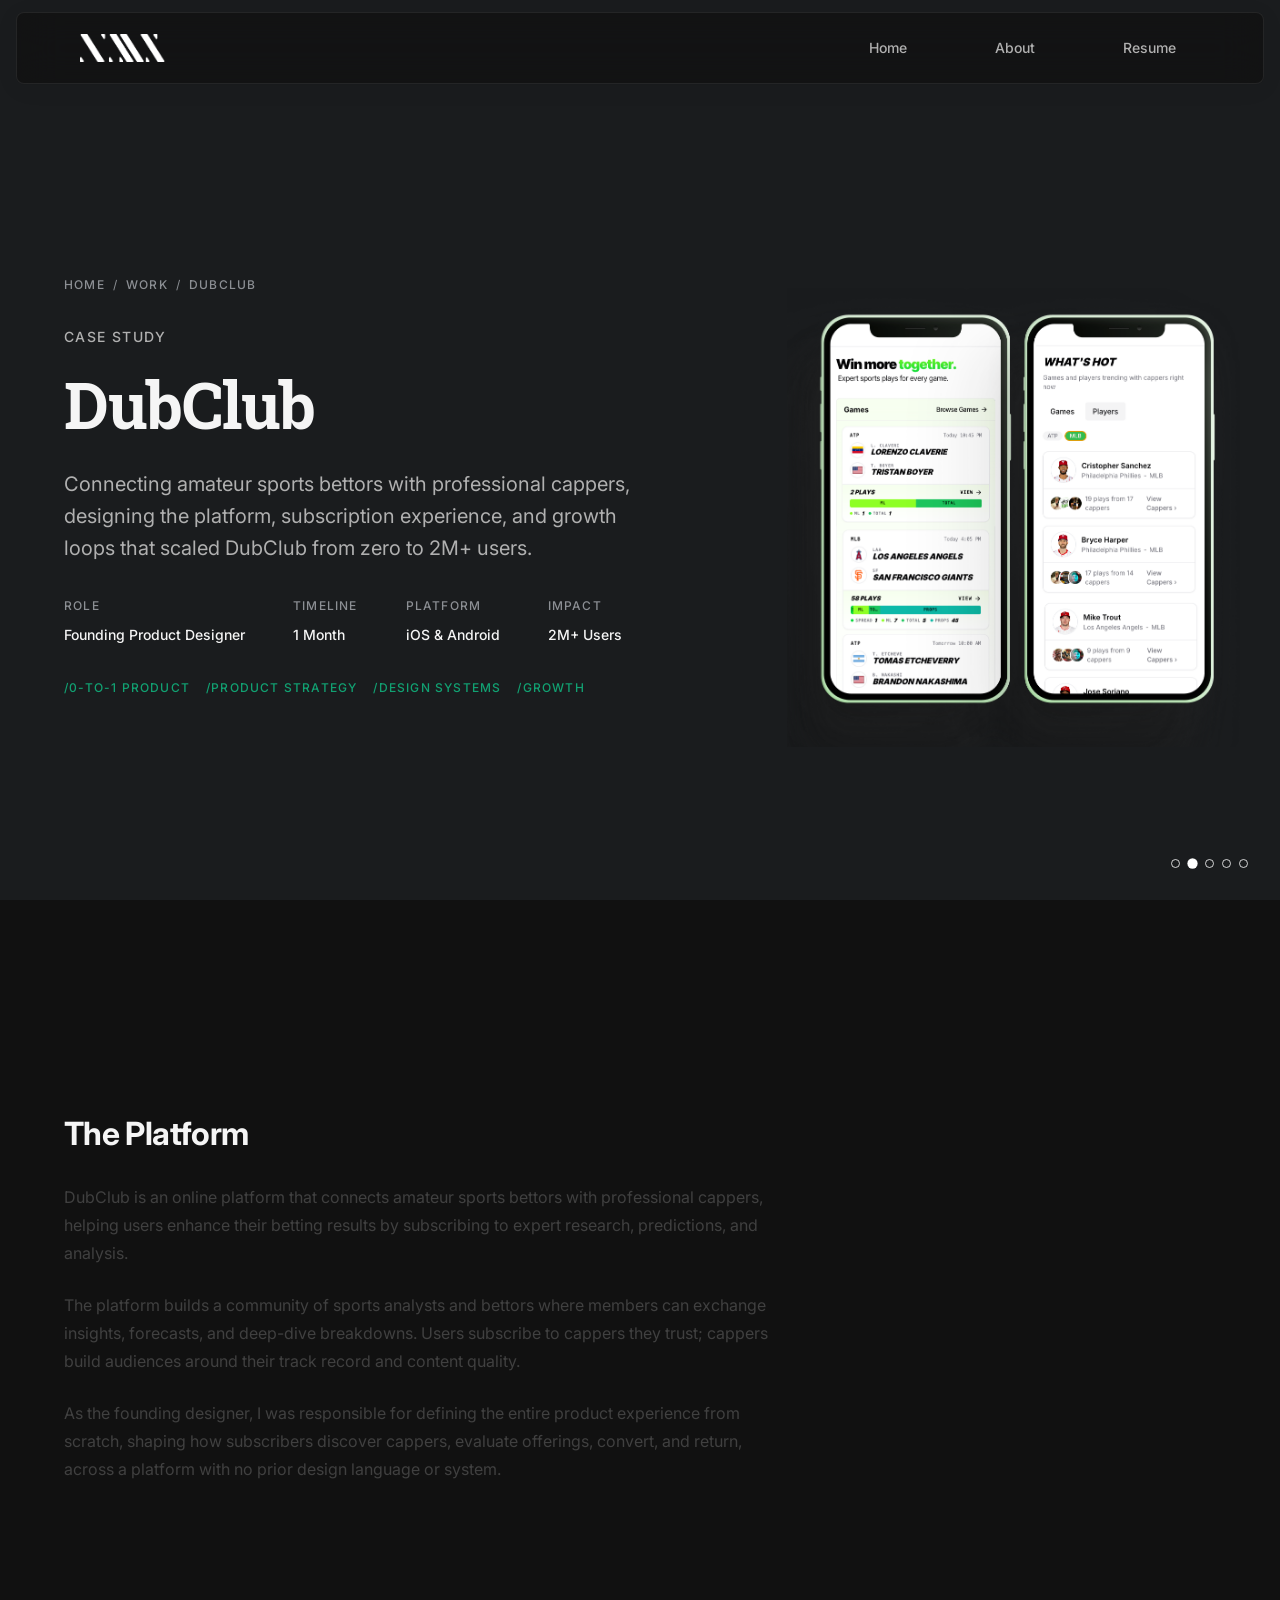
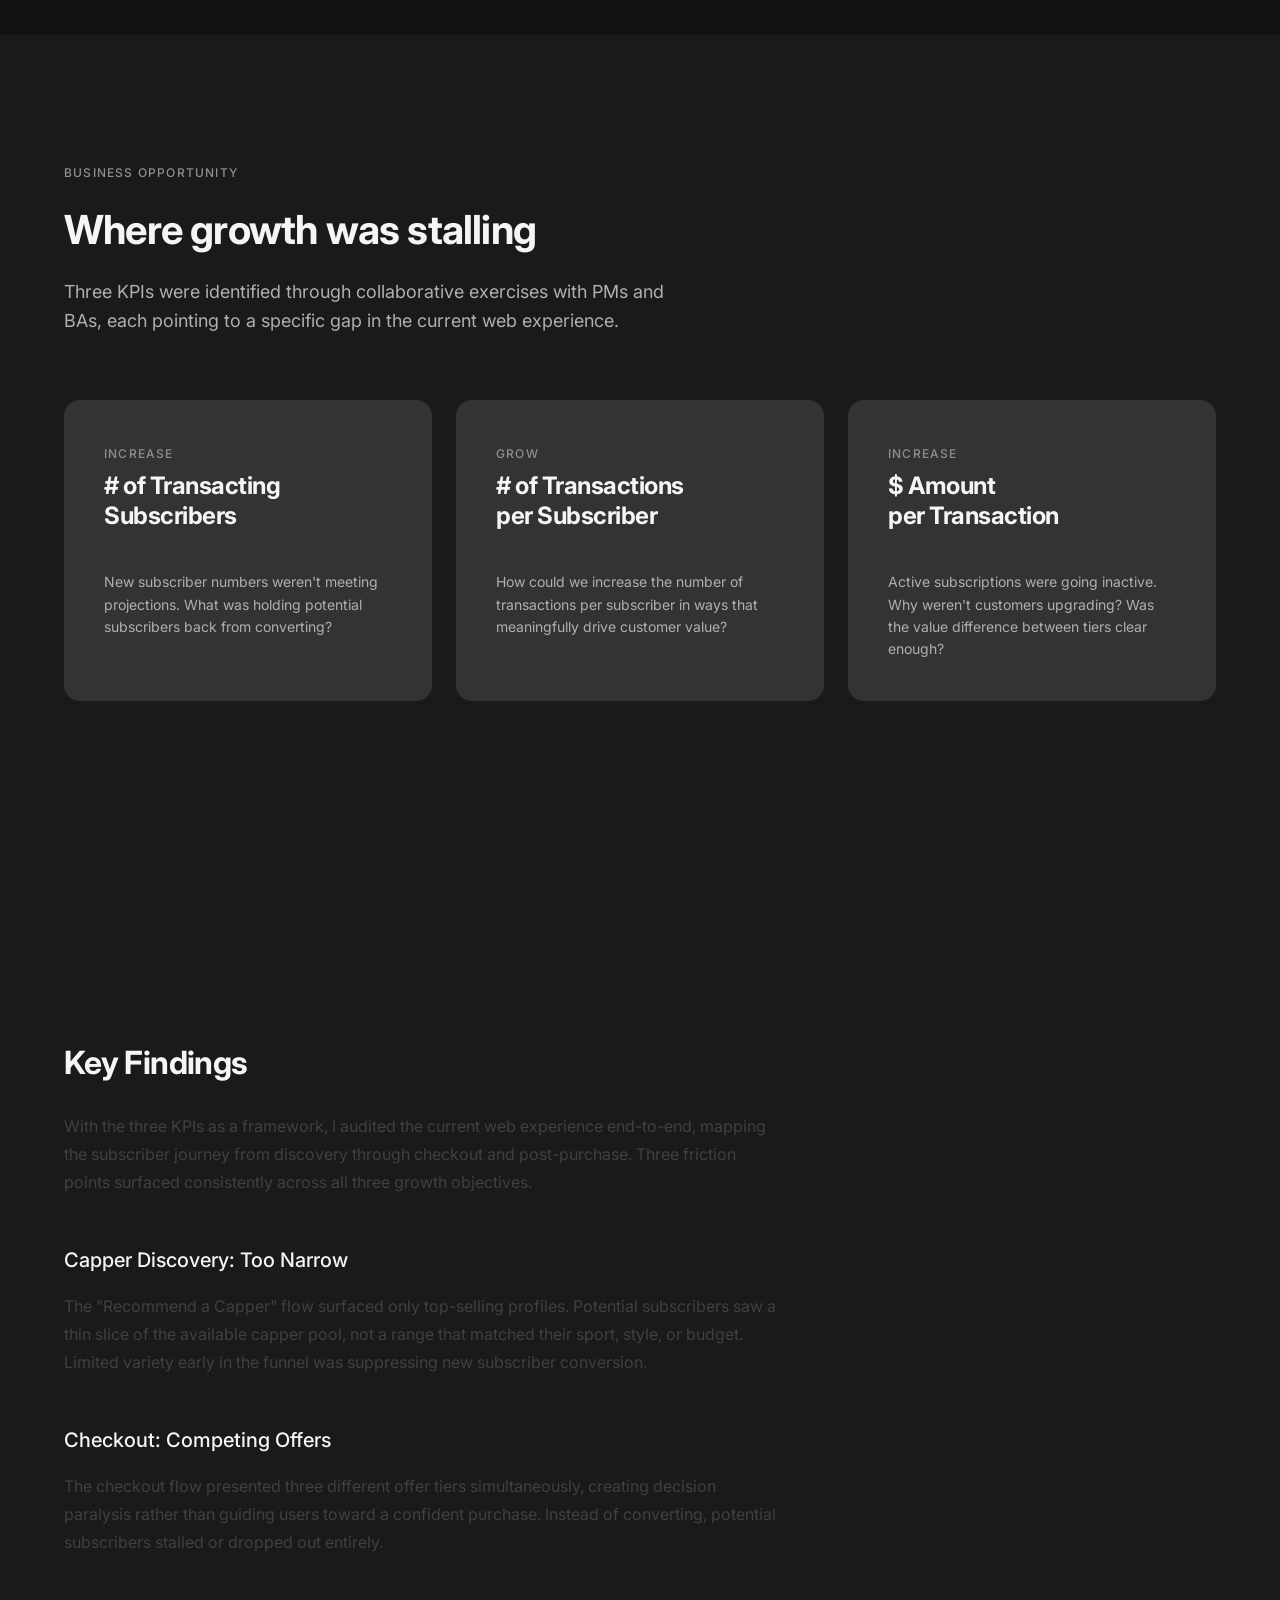
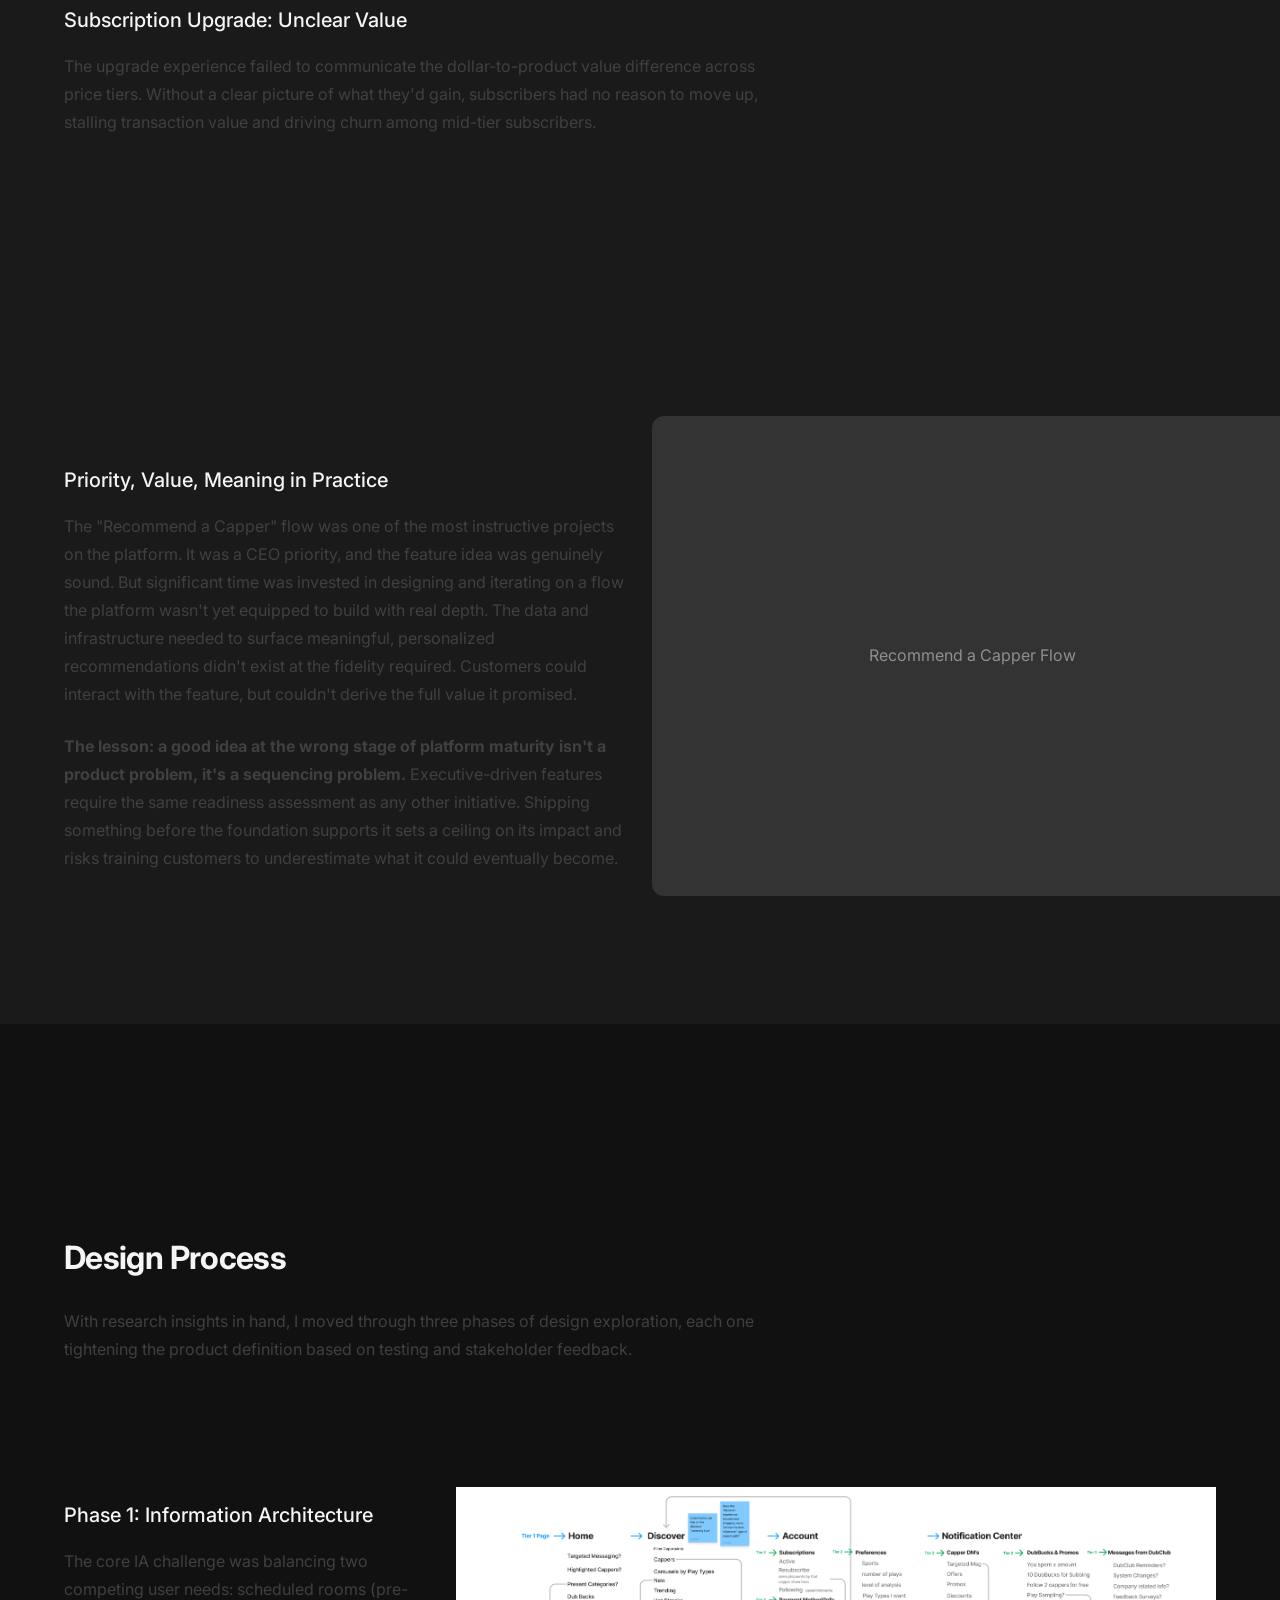
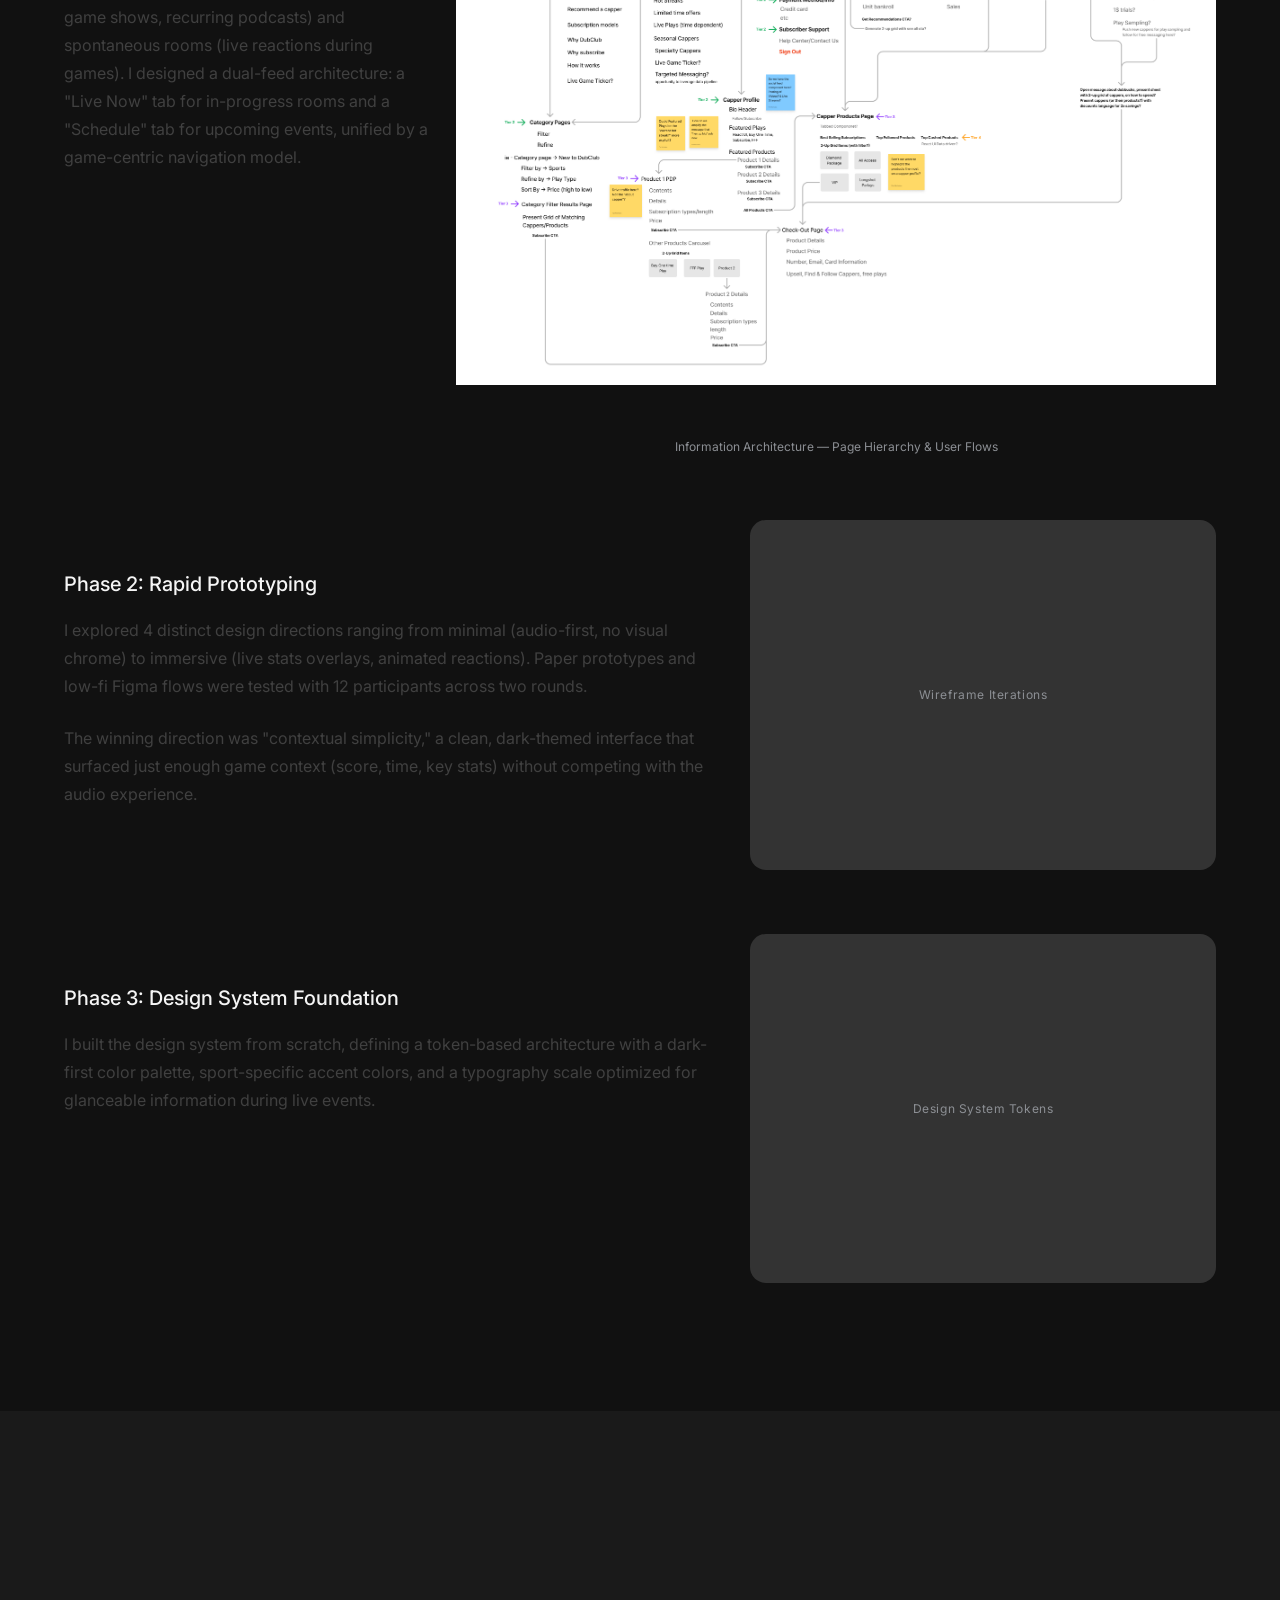
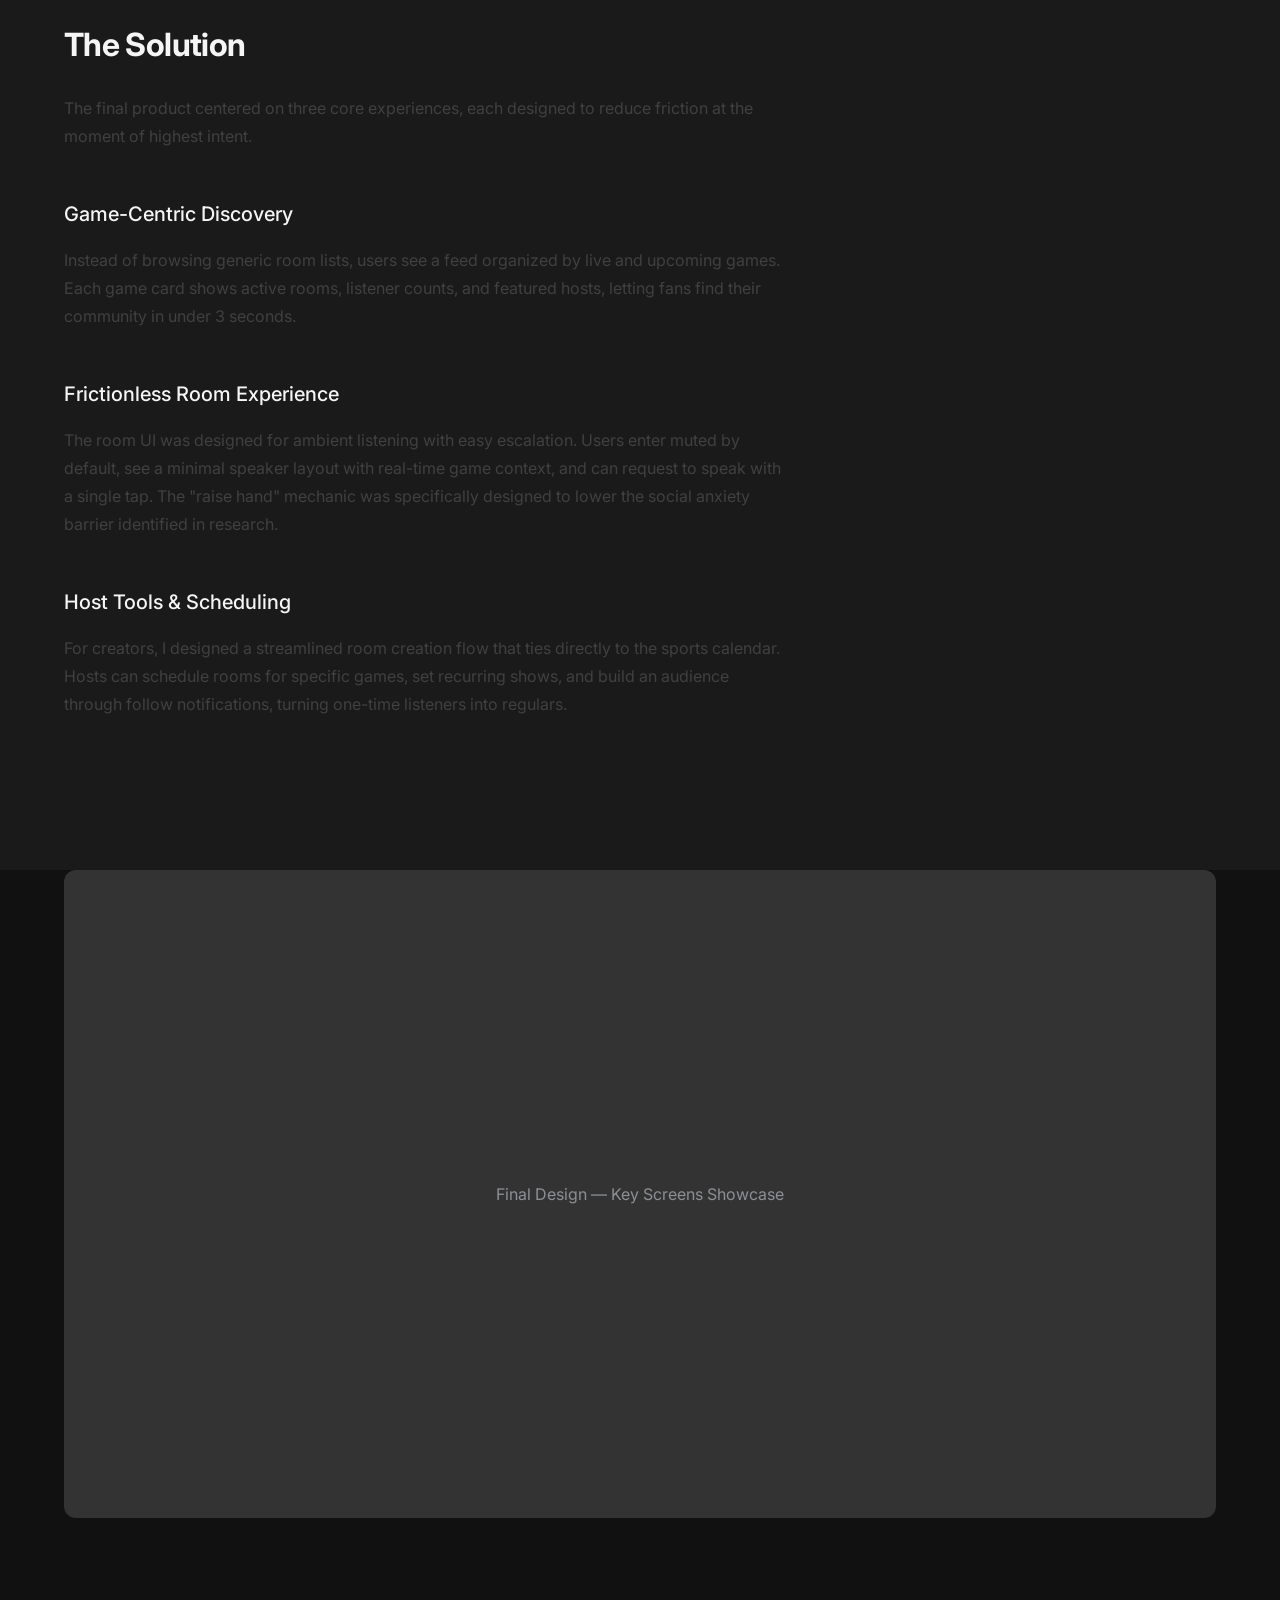
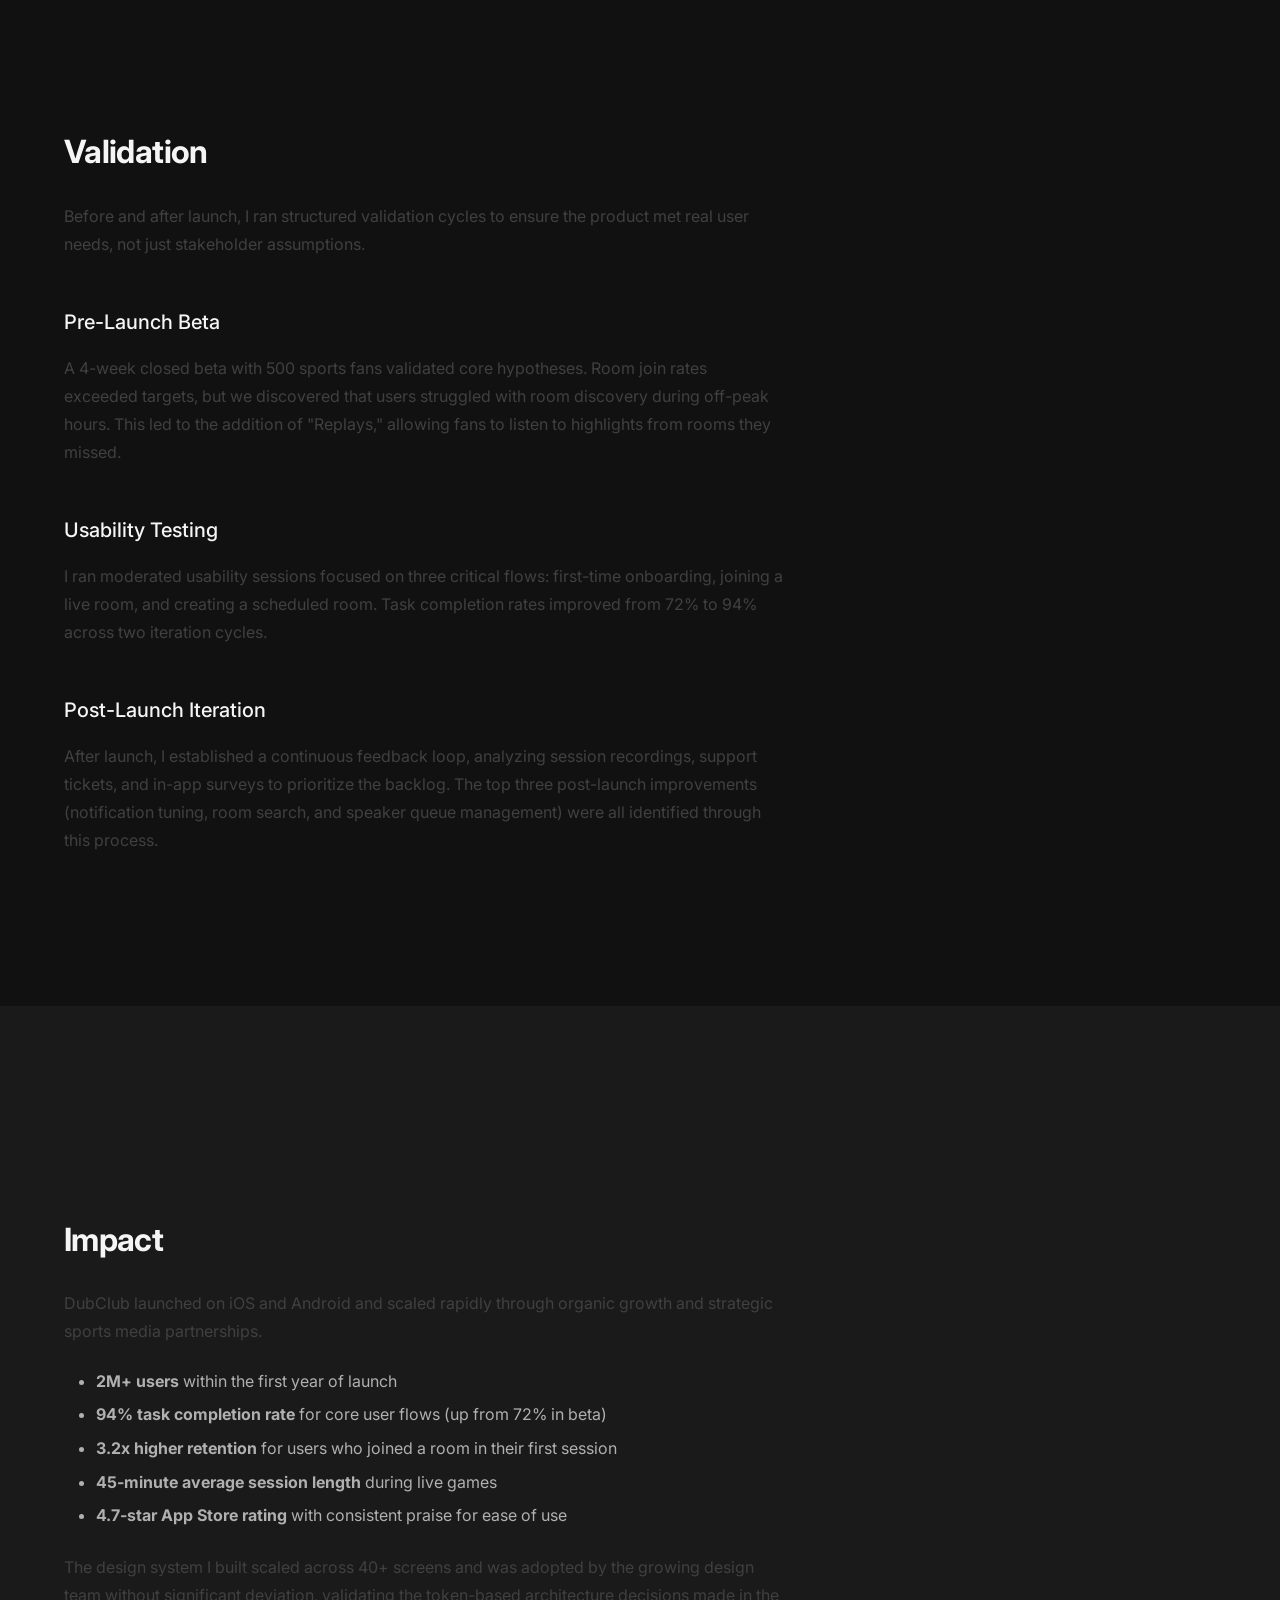
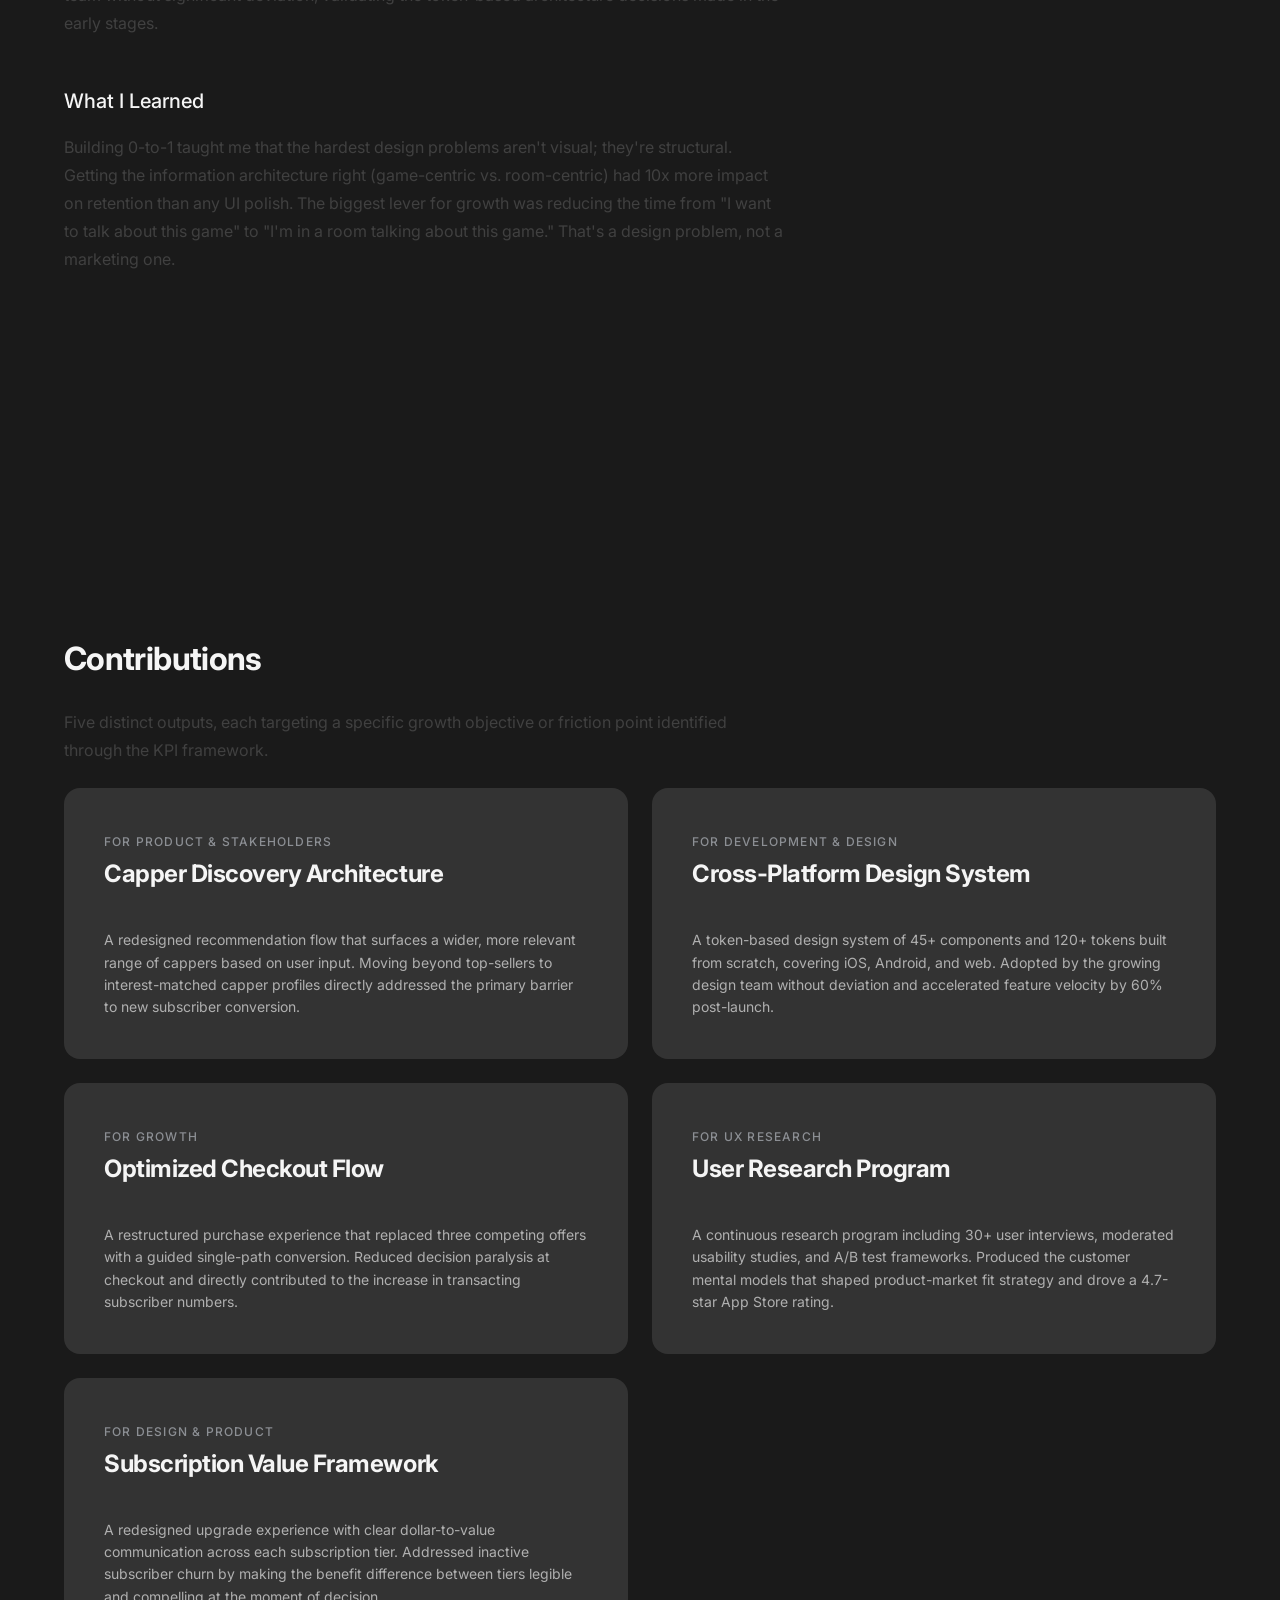
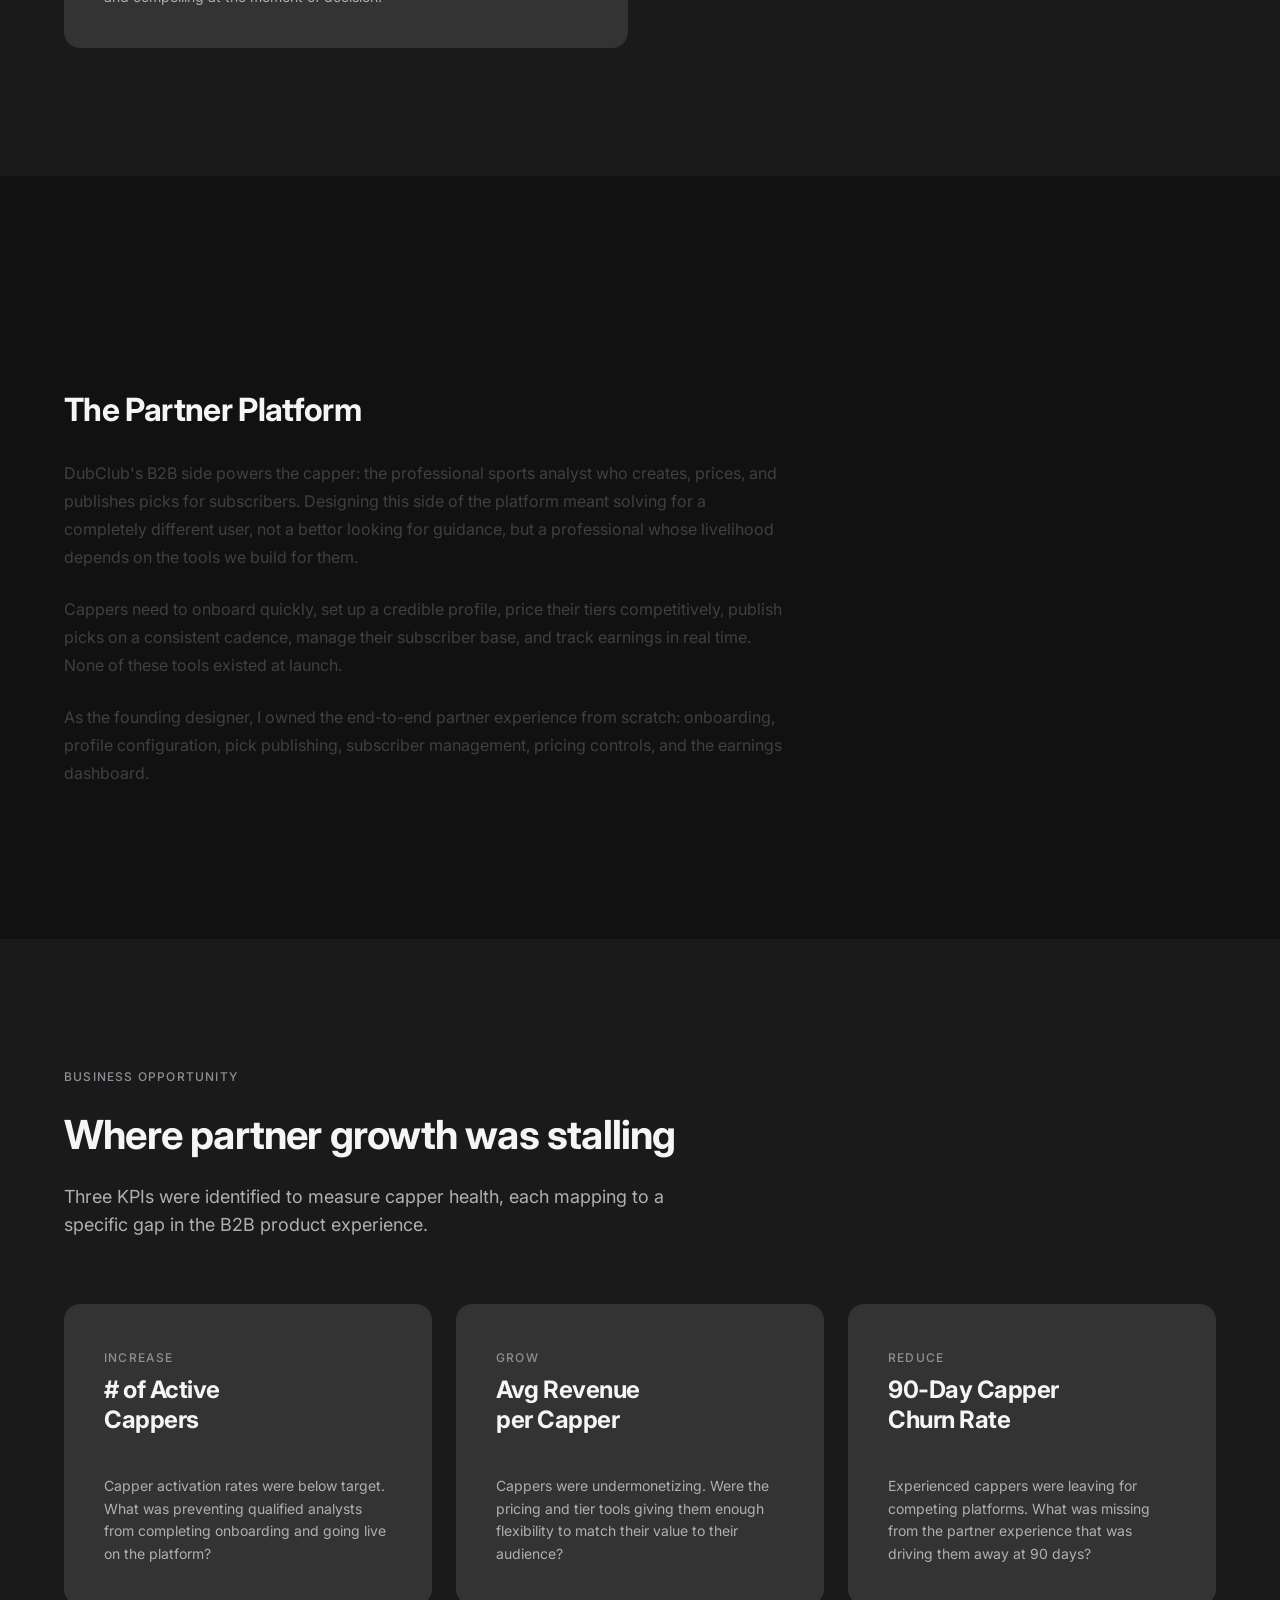
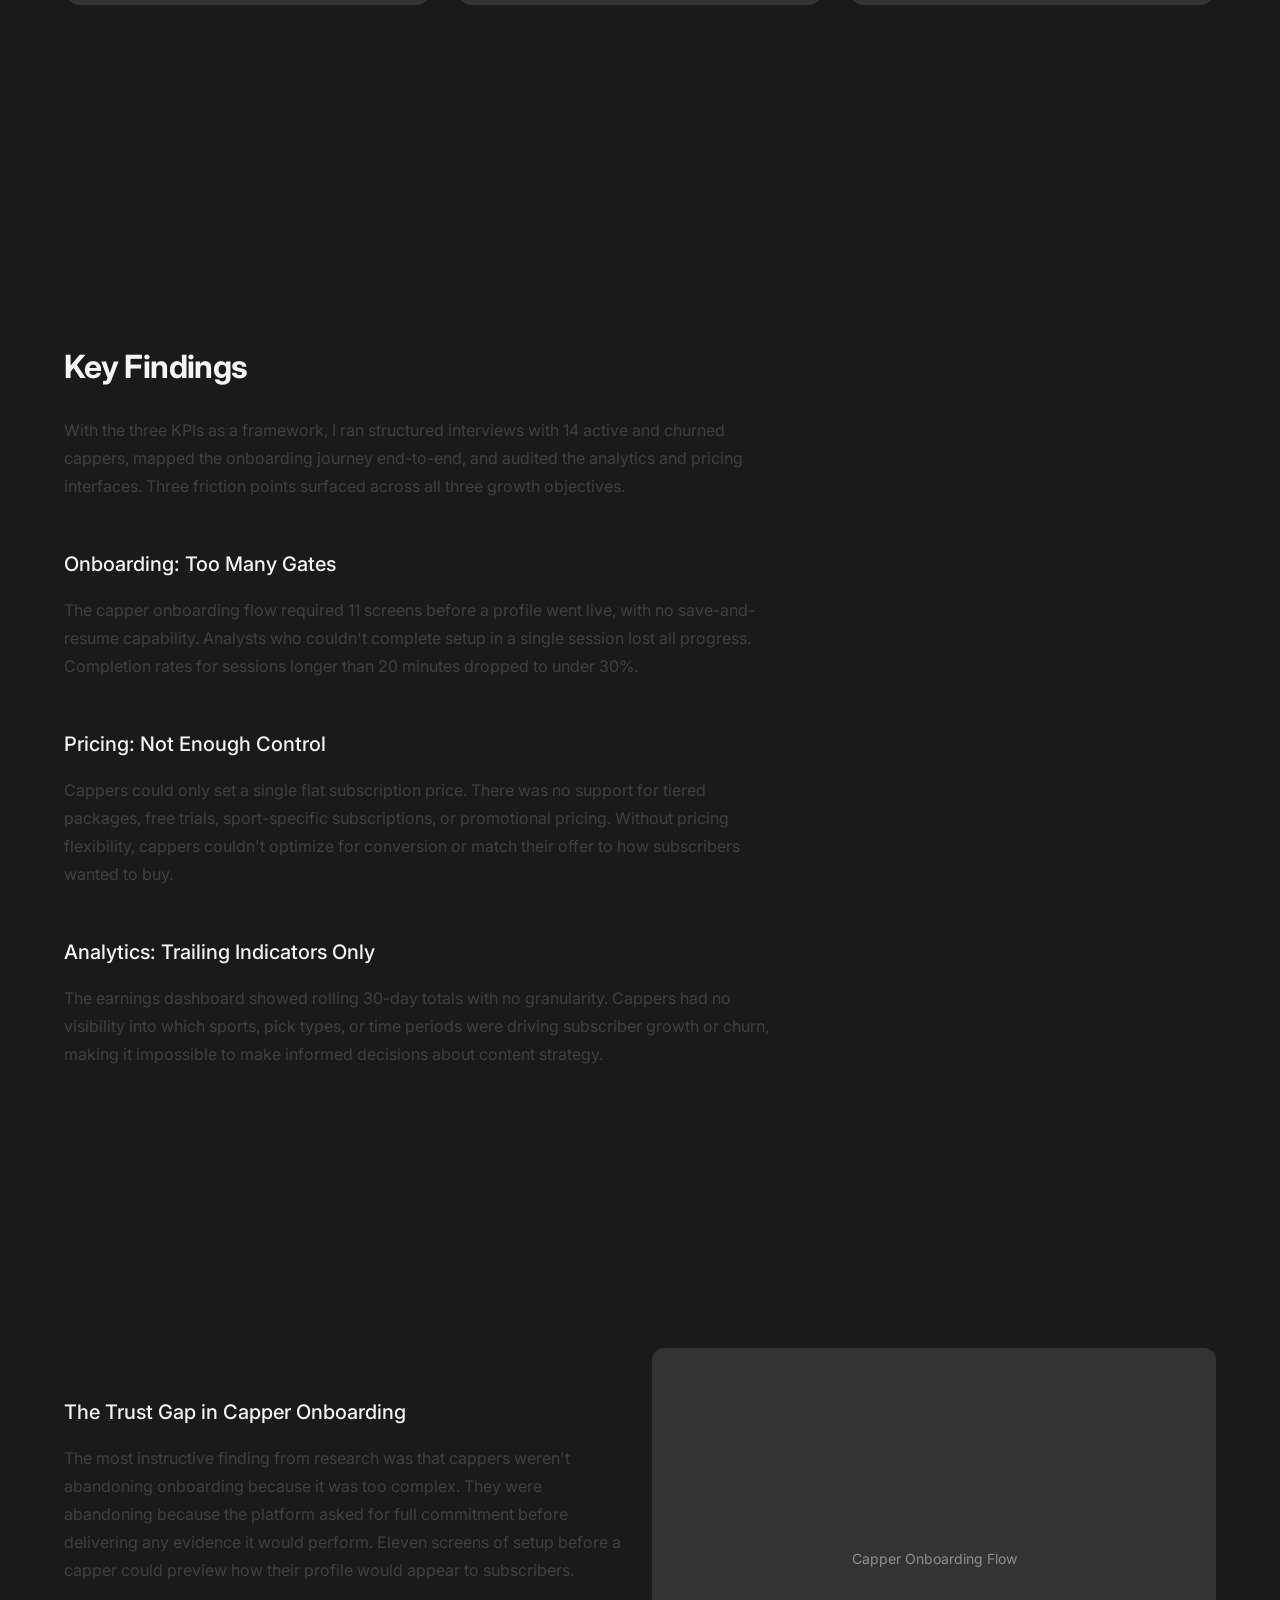
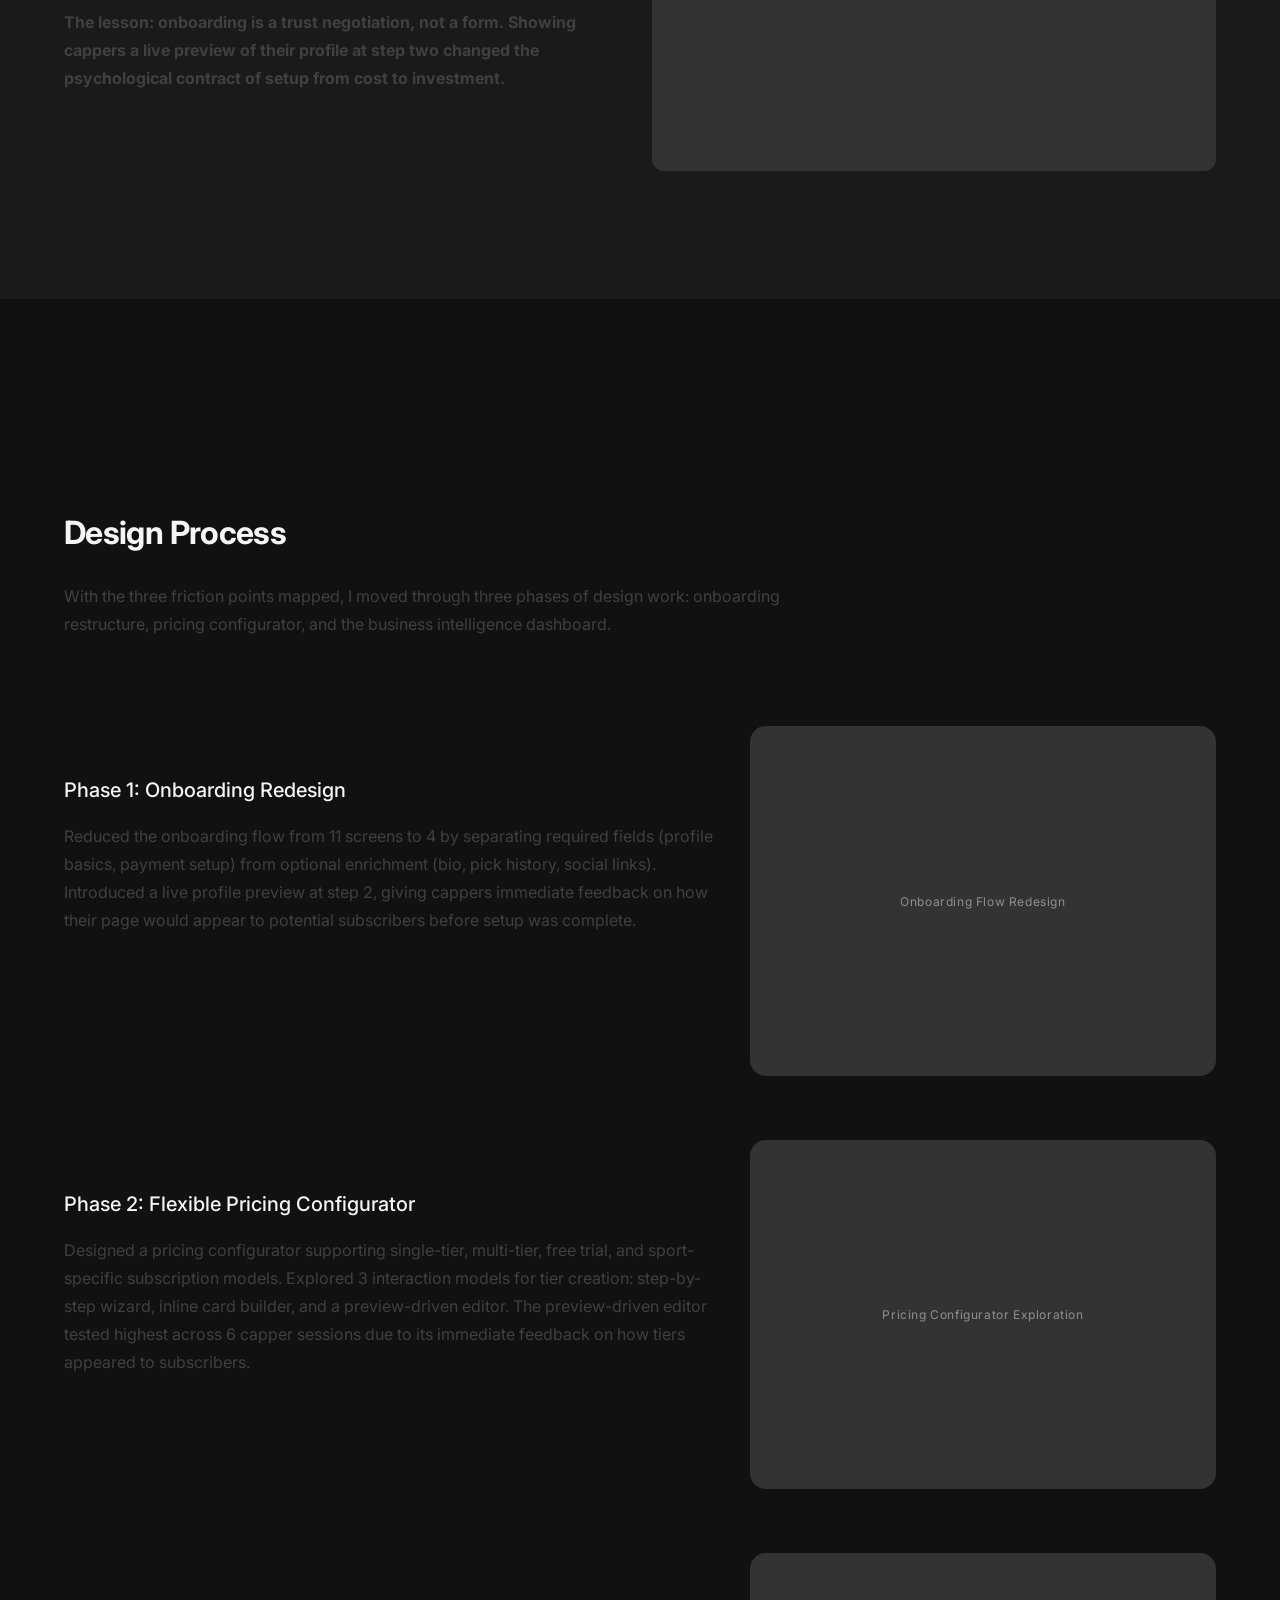
<file: projects/project-1.html>
<!DOCTYPE html>
<html lang="en">
<head>
  <meta charset="UTF-8">
  <meta name="viewport" content="width=device-width, initial-scale=1.0">
  <title>DubClub — NAAS, LLC</title>
  <meta name="description" content="Case study: Building a 0-to-1 social audio product that scaled to 2M+ users.">
  <meta property="og:type" content="website">
  <meta property="og:url" content="https://naas-llc.netlify.app/projects/project-1.html">
  <meta property="og:title" content="DubClub — NAAS, LLC">
  <meta property="og:description" content="Case study: Building a 0-to-1 social audio product that scaled to 2M+ users.">
  <meta property="og:image" content="https://naas-llc.netlify.app/assets/images/og-image.png">
  <meta name="twitter:card" content="summary_large_image">
  <meta name="twitter:title" content="DubClub — NAAS, LLC">
  <meta name="twitter:description" content="Case study: Building a 0-to-1 social audio product that scaled to 2M+ users.">
  <meta name="twitter:image" content="https://naas-llc.netlify.app/assets/images/og-image.png">
  <link rel="preconnect" href="https://fonts.googleapis.com">
  <link rel="preconnect" href="https://fonts.gstatic.com" crossorigin>
  <link href="https://fonts.googleapis.com/css2?family=Roboto+Slab:wght@400;700&family=Newsreader:ital,opsz,wght@0,6..72,200..800;1,6..72,200..800&family=Inter:wght@400;500;600;700&family=JetBrains+Mono:wght@400;500&display=swap" rel="stylesheet">
  <link rel="stylesheet" href="../css/main.css?v=20260459">
  <link rel="stylesheet" href="../css/case-study.css?v=20260488">
  <link rel="stylesheet" href="../css/interactions.css?v=20260450">
</head>
<body>

  <div class="cs-progress" aria-hidden="true"></div>

  <a href="#main-content" class="skip-link">Skip to content</a>

  <!-- Navigation -->
  <nav class="nav">
    <div class="container nav__inner">
      <a href="../index.html" class="nav__logo" aria-label="NAAS, LLC — Home">
        <img src="../assets/images/naas-logo-lt.png" alt="NAAS, LLC" class="nav__logo-img">
      </a>
      <div class="nav__links">
        <a href="../index.html" class="nav__link">Home</a>
        <a href="../about.html" class="nav__link">About</a>
        <a href="../resume.html" class="nav__link">Resume</a>
      </div>
      <button class="nav__toggle" aria-label="Toggle navigation">
        <span></span>
        <span></span>
        <span></span>
      </button>
    </div>
  </nav>

  <main id="main-content" style="--cs-accent: #10B981;">

  <!-- ============================================================
       1. HOOK — Hero
       ============================================================ -->
  <section class="hero hero--project hero--split">

    <div class="hero__panel-text">

      <nav class="hero__breadcrumb" aria-label="Breadcrumb">
        <a href="../index.html">Home</a>
        <span class="hero__breadcrumb-sep">/</span>
        <a href="../index.html#projects">Work</a>
        <span class="hero__breadcrumb-sep">/</span>
        <span>DubClub</span>
      </nav>

      <p class="hero__eyebrow" style="margin-top: var(--space-lg);">Case Study</p>
      <h1 class="hero__title">DubClub</h1>
      <p class="hero__subtitle">
        Connecting amateur sports bettors with professional cappers,
        designing the platform, subscription experience, and growth loops
        that scaled DubClub from zero to 2M+ users.
      </p>
      <div class="hero__meta">
        <div class="hero__meta-item">
          <span class="hero__meta-label">Role</span>
          <span class="hero__meta-value">Founding Product Designer</span>
        </div>
        <div class="hero__meta-item">
          <span class="hero__meta-label">Timeline</span>
          <span class="hero__meta-value">1 Month</span>
        </div>
        <div class="hero__meta-item">
          <span class="hero__meta-label">Platform</span>
          <span class="hero__meta-value">iOS & Android</span>
        </div>
        <div class="hero__meta-item">
          <span class="hero__meta-label">Impact</span>
          <span class="hero__meta-value">2M+ Users</span>
        </div>
      </div>

      <div class="hero__tags" aria-label="Project disciplines">
        <span class="hero__tag">/0-to-1 Product</span>
        <span class="hero__tag">/Product Strategy</span>
        <span class="hero__tag">/Design Systems</span>
        <span class="hero__tag">/Growth</span>
      </div>

    </div>

    <div class="hero__panel-visual">
      <div class="hero__visual-carousel hero__visual-carousel--slide-ttb">
        <div class="hero__visual-slide is-active">
          <img src="../assets/images/duclub-project-banner-3.png" alt="DubClub product screens">
        </div>
        <div class="hero__visual-slide">
          <img src="../assets/images/duclub-project-banner-4.png" alt="DubClub product screens">
        </div>
        <div class="hero__visual-slide">
          <img src="../assets/images/dubclub-project-hero-1.png" alt="DubClub earnings dashboard, campaign automation, and product management screens">
        </div>
        <div class="hero__visual-slide">
          <img src="../assets/images/dubclub-project-hero-2.png" alt="DubClub home dashboard and message center screens">
        </div>
        <div class="hero__visual-slide">
          <img src="../assets/images/dubclub-project-hero-3.png" alt="DubClub product screens">
        </div>
      </div>
      <div class="hero__visual-dots" role="tablist" aria-label="Carousel image navigation">
        <button class="hero__visual-dot is-active" type="button" aria-label="Show image 1" aria-selected="true"></button>
        <button class="hero__visual-dot" type="button" aria-label="Show image 2" aria-selected="false"></button>
        <button class="hero__visual-dot" type="button" aria-label="Show image 3" aria-selected="false"></button>
        <button class="hero__visual-dot" type="button" aria-label="Show image 4" aria-selected="false"></button>
        <button class="hero__visual-dot" type="button" aria-label="Show image 5" aria-selected="false"></button>
      </div>
    </div>

  </section>

  <!-- ============================================================
       2. PROBLEM — Business Context & User Pain Points
       ============================================================ -->
  <section class="section">
    <div class="container grid">
      <div class="col-8 tab-col-12">
        <div class="prose">
          <h2>The Platform</h2>
          <p>
            DubClub is an online platform that connects amateur sports bettors with
            professional cappers, helping users enhance their betting results by
            subscribing to expert research, predictions, and analysis.
          </p>
          <p>
            The platform builds a community of sports analysts and bettors where members
            can exchange insights, forecasts, and deep-dive breakdowns. Users subscribe
            to cappers they trust; cappers build audiences around their track record and
            content quality.
          </p>
          <p>
            As the founding designer, I was responsible for defining the entire product
            experience from scratch, shaping how subscribers discover cappers, evaluate
            offerings, convert, and return, across a platform with no prior design language
            or system.
          </p>
        </div>
      </div>
    </div>
  </section>

  <!-- ============================================================
       2b. BUSINESS OPPORTUNITY — 3 KPIs
       ============================================================ -->
  <section class="section section--alt">
    <div class="container">
      <div class="section__header">
        <p class="section__eyebrow">Business Opportunity</p>
        <h2 class="section__title">Where growth was stalling</h2>
        <p class="section__subtitle">Three KPIs were identified through collaborative exercises with PMs and BAs, each pointing to a specific gap in the current web experience.</p>
      </div>
      <div class="grid">

        <div class="col-4 tab-col-12">
          <div class="kpi-card">
            <span class="kpi-card__label">Increase</span>
            <h3 class="kpi-card__metric"># of Transacting<br>Subscribers</h3>
            <p class="kpi-card__insight">New subscriber numbers weren't meeting projections. What was holding potential subscribers back from converting?</p>
          </div>
        </div>

        <div class="col-4 tab-col-12">
          <div class="kpi-card">
            <span class="kpi-card__label">Grow</span>
            <h3 class="kpi-card__metric"># of Transactions<br>per Subscriber</h3>
            <p class="kpi-card__insight">How could we increase the number of transactions per subscriber in ways that meaningfully drive customer value?</p>
          </div>
        </div>

        <div class="col-4 tab-col-12">
          <div class="kpi-card">
            <span class="kpi-card__label">Increase</span>
            <h3 class="kpi-card__metric">$ Amount<br>per Transaction</h3>
            <p class="kpi-card__insight">Active subscriptions were going inactive. Why weren't customers upgrading? Was the value difference between tiers clear enough?</p>
          </div>
        </div>

      </div>
    </div>
  </section>

  <!-- ============================================================
       3. RESEARCH — Key Findings
       ============================================================ -->
  <section class="section section--alt">
    <div class="container grid">
      <div class="col-8 tab-col-12">
        <div class="prose">
          <h2>Key Findings</h2>
          <p>
            With the three KPIs as a framework, I audited the current web experience end-to-end, mapping the subscriber journey from discovery through checkout and post-purchase. Three friction points surfaced consistently across all three growth objectives.
          </p>

          <h3>Capper Discovery: Too Narrow</h3>
          <p>
            The "Recommend a Capper" flow surfaced only top-selling profiles. Potential subscribers saw a thin slice of the available capper pool, not a range that matched their sport, style, or budget. Limited variety early in the funnel was suppressing new subscriber conversion.
          </p>

          <h3>Checkout: Competing Offers</h3>
          <p>
            The checkout flow presented three different offer tiers simultaneously, creating decision paralysis rather than guiding users toward a confident purchase. Instead of converting, potential subscribers stalled or dropped out entirely.
          </p>

          <h3>Subscription Upgrade: Unclear Value</h3>
          <p>
            The upgrade experience failed to communicate the dollar-to-product value difference across price tiers. Without a clear picture of what they'd gain, subscribers had no reason to move up, stalling transaction value and driving churn among mid-tier subscribers.
          </p>
        </div>
      </div>
    </div>
  </section>

  <!-- Recommend a Capper — Featured Finding -->
  <section class="section section--alt">
    <div class="container grid">
      <div class="col-6 tab-col-12">
        <div class="prose">
          <h3>Priority, Value, Meaning in Practice</h3>
          <p>
            The "Recommend a Capper" flow was one of the most instructive projects
            on the platform. It was a CEO priority, and the feature idea was genuinely
            sound. But significant time was invested in designing and iterating on a
            flow the platform wasn't yet equipped to build with real depth. The data
            and infrastructure needed to surface meaningful, personalized recommendations
            didn't exist at the fidelity required. Customers could interact with the
            feature, but couldn't derive the full value it promised.
          </p>
          <p>
            <strong>The lesson: a good idea at the wrong stage of platform maturity isn't a product problem, it's a sequencing problem.</strong> Executive-driven features
            require the same readiness assessment as any other initiative. Shipping
            something before the foundation supports it sets a ceiling on its impact
            and risks training customers to underestimate what it could eventually become.
          </p>
        </div>
      </div>
      <div class="col-6 tab-col-12">
        <div class="image-grid__item" style="height:100%;min-height:280px;">
          <div style="width:100%;height:100%;display:flex;align-items:center;justify-content:center;color:var(--color-text-tertiary);font-size:var(--text-sm);">Recommend a Capper Flow</div>
        </div>
      </div>
    </div>
  </section>

  <!-- ============================================================
       4. PROCESS — Design Exploration & Iteration
       ============================================================ -->
  <section class="section">
    <div class="container grid">
      <div class="col-8 tab-col-12">
        <div class="prose">
          <h2>Design Process</h2>
          <p>
            With research insights in hand, I moved through three phases of design
            exploration, each one tightening the product definition based on testing
            and stakeholder feedback.
          </p>
        </div>
      </div>
    </div>

    <!-- Phase 1 -->
    <div class="container grid" style="margin-top: var(--space-3xl);">
      <div class="col-4 tab-col-12">
        <div class="prose">
          <h3>Phase 1: Information Architecture</h3>
          <p>
            The core IA challenge was balancing two competing user needs: scheduled
            rooms (pre-game shows, recurring podcasts) and spontaneous rooms (live
            reactions during games). I designed a dual-feed architecture: a
            "Live Now" tab for in-progress rooms and a "Schedule" tab for upcoming
            events, unified by a game-centric navigation model.
          </p>
        </div>
      </div>
      <div class="col-8 tab-col-12">
        <div class="phase-image img-expand" data-label="Information Architecture" style="background:none;">
          <img src="../assets/images/dubclub-ia-map.png" alt="DubClub information architecture map" style="width:100%;height:100%;object-fit:contain;">
        </div>
        <p style="margin-top:var(--space-sm);font-size:var(--text-caption);color:var(--color-text-tertiary);text-align:center;">Information Architecture — Page Hierarchy &amp; User Flows</p>
      </div>
    </div>

    <!-- Phase 2 -->
    <div class="container grid" style="margin-top: var(--space-3xl);">
      <div class="col-7 tab-col-12">
        <div class="prose">
          <h3>Phase 2: Rapid Prototyping</h3>
          <p>
            I explored 4 distinct design directions ranging from minimal (audio-first,
            no visual chrome) to immersive (live stats overlays, animated reactions).
            Paper prototypes and low-fi Figma flows were tested with 12 participants
            across two rounds.
          </p>
          <p>
            The winning direction was "contextual simplicity," a clean, dark-themed
            interface that surfaced just enough game context (score, time, key stats)
            without competing with the audio experience.
          </p>
        </div>
      </div>
      <div class="col-5 tab-col-12">
        <div class="phase-image img-expand" data-label="Wireframe Iterations">
          <span class="phase-image__label">Wireframe Iterations</span>
        </div>
      </div>
    </div>

    <!-- Phase 3 -->
    <div class="container grid" style="margin-top: var(--space-3xl);">
      <div class="col-7 tab-col-12">
        <div class="prose">
          <h3>Phase 3: Design System Foundation</h3>
          <p>
            I built the design system from scratch, defining a token-based architecture
            with a dark-first color palette, sport-specific accent colors, and a
            typography scale optimized for glanceable information during live events.
          </p>
        </div>
      </div>
      <div class="col-5 tab-col-12">
        <div class="phase-image img-expand" data-label="Design System Tokens">
          <span class="phase-image__label">Design System Tokens</span>
        </div>
      </div>
    </div>
  </section>

  <!-- ============================================================
       5. SOLUTION — Final Designs & Rationale
       ============================================================ -->
  <section class="section section--alt">
    <div class="container grid">
      <div class="col-8 tab-col-12">
        <div class="prose">
          <h2>The Solution</h2>
          <p>
            The final product centered on three core experiences, each designed to
            reduce friction at the moment of highest intent.
          </p>

          <h3>Game-Centric Discovery</h3>
          <p>
            Instead of browsing generic room lists, users see a feed organized by
            live and upcoming games. Each game card shows active rooms, listener
            counts, and featured hosts, letting fans find their community in
            under 3 seconds.
          </p>

          <h3>Frictionless Room Experience</h3>
          <p>
            The room UI was designed for ambient listening with easy escalation.
            Users enter muted by default, see a minimal speaker layout with
            real-time game context, and can request to speak with a single tap.
            The "raise hand" mechanic was specifically designed to lower the
            social anxiety barrier identified in research.
          </p>

          <h3>Host Tools & Scheduling</h3>
          <p>
            For creators, I designed a streamlined room creation flow that ties
            directly to the sports calendar. Hosts can schedule rooms for specific
            games, set recurring shows, and build an audience through follow
            notifications, turning one-time listeners into regulars.
          </p>
        </div>
      </div>
    </div>
  </section>

  <!-- Solution Full-Width Image -->
  <section style="padding-bottom: var(--space-10);">
    <div class="container">
      <div class="hero__image" style="aspect-ratio: 16/9;">
        <div style="width:100%;height:100%;display:flex;align-items:center;justify-content:center;color:var(--color-text-tertiary);font-size:var(--text-sm);">Final Design — Key Screens Showcase</div>
      </div>
    </div>
  </section>

  <!-- ============================================================
       6. VALIDATION — Testing & Iteration
       ============================================================ -->
  <section class="section">
    <div class="container grid">
      <div class="col-8 tab-col-12">
        <div class="prose">
          <h2>Validation</h2>
          <p>
            Before and after launch, I ran structured validation cycles to
            ensure the product met real user needs, not just stakeholder
            assumptions.
          </p>

          <h3>Pre-Launch Beta</h3>
          <p>
            A 4-week closed beta with 500 sports fans validated core hypotheses.
            Room join rates exceeded targets, but we discovered that users
            struggled with room discovery during off-peak hours. This led to
            the addition of "Replays," allowing fans to listen to highlights
            from rooms they missed.
          </p>

          <h3>Usability Testing</h3>
          <p>
            I ran moderated usability sessions focused on three critical flows:
            first-time onboarding, joining a live room, and creating a scheduled
            room. Task completion rates improved from 72% to 94% across two
            iteration cycles.
          </p>

          <h3>Post-Launch Iteration</h3>
          <p>
            After launch, I established a continuous feedback loop, analyzing
            session recordings, support tickets, and in-app surveys to prioritize
            the backlog. The top three post-launch improvements (notification
            tuning, room search, and speaker queue management) were all
            identified through this process.
          </p>
        </div>
      </div>
    </div>
  </section>

  <!-- ============================================================
       7. IMPACT — Quantitative Results
       ============================================================ -->
  <section class="section section--alt">
    <div class="container grid">
      <div class="col-8 tab-col-12">
        <div class="prose">
          <h2>Impact</h2>
          <p>
            DubClub launched on iOS and Android and scaled rapidly through
            organic growth and strategic sports media partnerships.
          </p>
          <ul>
            <li><strong>2M+ users</strong> within the first year of launch</li>
            <li><strong>94% task completion rate</strong> for core user flows (up from 72% in beta)</li>
            <li><strong>3.2x higher retention</strong> for users who joined a room in their first session</li>
            <li><strong>45-minute average session length</strong> during live games</li>
            <li><strong>4.7-star App Store rating</strong> with consistent praise for ease of use</li>
          </ul>
          <p>
            The design system I built scaled across 40+ screens and was adopted
            by the growing design team without significant deviation, validating
            the token-based architecture decisions made in the early stages.
          </p>

          <h3>What I Learned</h3>
          <p>
            Building 0-to-1 taught me that the hardest design problems aren't
            visual; they're structural. Getting the information architecture
            right (game-centric vs. room-centric) had 10x more impact on
            retention than any UI polish. The biggest lever for growth was
            reducing the time from "I want to talk about this game" to
            "I'm in a room talking about this game." That's a design
            problem, not a marketing one.
          </p>
        </div>
      </div>
    </div>
  </section>

  <!-- ============================================================
       8. CONTRIBUTIONS
       ============================================================ -->
  <section class="section section--alt">
    <div class="container grid">
      <div class="col-8 tab-col-12">
        <div class="prose">
          <h2>Contributions</h2>
          <p>
            Five distinct outputs, each targeting a specific growth objective or
            friction point identified through the KPI framework.
          </p>
        </div>
      </div>
    </div>

    <div class="container">
      <div class="grid">

        <div class="col-6 tab-col-12">
          <div class="kpi-card">
            <span class="kpi-card__label">For Product &amp; Stakeholders</span>
            <h3 class="kpi-card__metric">Capper Discovery Architecture</h3>
            <p class="kpi-card__insight">A redesigned recommendation flow that surfaces a wider, more relevant range of cappers based on user input. Moving beyond top-sellers to interest-matched capper profiles directly addressed the primary barrier to new subscriber conversion.</p>
          </div>
        </div>

        <div class="col-6 tab-col-12">
          <div class="kpi-card">
            <span class="kpi-card__label">For Development &amp; Design</span>
            <h3 class="kpi-card__metric">Cross-Platform Design System</h3>
            <p class="kpi-card__insight">A token-based design system of 45+ components and 120+ tokens built from scratch, covering iOS, Android, and web. Adopted by the growing design team without deviation and accelerated feature velocity by 60% post-launch.</p>
          </div>
        </div>

        <div class="col-6 tab-col-12">
          <div class="kpi-card">
            <span class="kpi-card__label">For Growth</span>
            <h3 class="kpi-card__metric">Optimized Checkout Flow</h3>
            <p class="kpi-card__insight">A restructured purchase experience that replaced three competing offers with a guided single-path conversion. Reduced decision paralysis at checkout and directly contributed to the increase in transacting subscriber numbers.</p>
          </div>
        </div>

        <div class="col-6 tab-col-12">
          <div class="kpi-card">
            <span class="kpi-card__label">For UX Research</span>
            <h3 class="kpi-card__metric">User Research Program</h3>
            <p class="kpi-card__insight">A continuous research program including 30+ user interviews, moderated usability studies, and A/B test frameworks. Produced the customer mental models that shaped product-market fit strategy and drove a 4.7-star App Store rating.</p>
          </div>
        </div>

        <div class="col-6 tab-col-12">
          <div class="kpi-card">
            <span class="kpi-card__label">For Design &amp; Product</span>
            <h3 class="kpi-card__metric">Subscription Value Framework</h3>
            <p class="kpi-card__insight">A redesigned upgrade experience with clear dollar-to-value communication across each subscription tier. Addressed inactive subscriber churn by making the benefit difference between tiers legible and compelling at the moment of decision.</p>
          </div>
        </div>

      </div>
    </div>
  </section>

  <!-- ============================================================
       B2B Case Study
       ============================================================ -->
  <!-- 1. THE PLATFORM -->
  <section class="section">
    <div class="container grid">
      <div class="col-8 tab-col-12">
        <div class="prose">
          <h2>The Partner Platform</h2>
          <p>
            DubClub's B2B side powers the capper: the professional sports analyst
            who creates, prices, and publishes picks for subscribers. Designing this
            side of the platform meant solving for a completely different user, not a
            bettor looking for guidance, but a professional whose livelihood depends
            on the tools we build for them.
          </p>
          <p>
            Cappers need to onboard quickly, set up a credible profile, price their
            tiers competitively, publish picks on a consistent cadence, manage their
            subscriber base, and track earnings in real time. None of these tools
            existed at launch.
          </p>
          <p>
            As the founding designer, I owned the end-to-end partner experience from
            scratch: onboarding, profile configuration, pick publishing, subscriber
            management, pricing controls, and the earnings dashboard.
          </p>
        </div>
      </div>
    </div>
  </section>

  <!-- 2. BUSINESS OPPORTUNITY -->
  <section class="section section--alt">
    <div class="container">
      <div class="section__header">
        <p class="section__eyebrow">Business Opportunity</p>
        <h2 class="section__title">Where partner growth was stalling</h2>
        <p class="section__subtitle">Three KPIs were identified to measure capper health, each mapping to a specific gap in the B2B product experience.</p>
      </div>
      <div class="grid">

        <div class="col-4 tab-col-12">
          <div class="kpi-card">
            <span class="kpi-card__label">Increase</span>
            <h3 class="kpi-card__metric"># of Active<br>Cappers</h3>
            <p class="kpi-card__insight">Capper activation rates were below target. What was preventing qualified analysts from completing onboarding and going live on the platform?</p>
          </div>
        </div>

        <div class="col-4 tab-col-12">
          <div class="kpi-card">
            <span class="kpi-card__label">Grow</span>
            <h3 class="kpi-card__metric">Avg Revenue<br>per Capper</h3>
            <p class="kpi-card__insight">Cappers were undermonetizing. Were the pricing and tier tools giving them enough flexibility to match their value to their audience?</p>
          </div>
        </div>

        <div class="col-4 tab-col-12">
          <div class="kpi-card">
            <span class="kpi-card__label">Reduce</span>
            <h3 class="kpi-card__metric">90-Day Capper<br>Churn Rate</h3>
            <p class="kpi-card__insight">Experienced cappers were leaving for competing platforms. What was missing from the partner experience that was driving them away at 90 days?</p>
          </div>
        </div>

      </div>
    </div>
  </section>

  <!-- 3. KEY FINDINGS -->
  <section class="section section--alt">
    <div class="container grid">
      <div class="col-8 tab-col-12">
        <div class="prose">
          <h2>Key Findings</h2>
          <p>
            With the three KPIs as a framework, I ran structured interviews with 14 active
            and churned cappers, mapped the onboarding journey end-to-end, and audited
            the analytics and pricing interfaces. Three friction points surfaced across
            all three growth objectives.
          </p>

          <h3>Onboarding: Too Many Gates</h3>
          <p>
            The capper onboarding flow required 11 screens before a profile went live,
            with no save-and-resume capability. Analysts who couldn't complete setup in
            a single session lost all progress. Completion rates for sessions longer
            than 20 minutes dropped to under 30%.
          </p>

          <h3>Pricing: Not Enough Control</h3>
          <p>
            Cappers could only set a single flat subscription price. There was no support
            for tiered packages, free trials, sport-specific subscriptions, or promotional
            pricing. Without pricing flexibility, cappers couldn't optimize for conversion
            or match their offer to how subscribers wanted to buy.
          </p>

          <h3>Analytics: Trailing Indicators Only</h3>
          <p>
            The earnings dashboard showed rolling 30-day totals with no granularity.
            Cappers had no visibility into which sports, pick types, or time periods were
            driving subscriber growth or churn, making it impossible to make informed
            decisions about content strategy.
          </p>
        </div>
      </div>
    </div>
  </section>

  <!-- 4. FEATURED FINDING -->
  <section class="section section--alt">
    <div class="container grid">
      <div class="col-6 tab-col-12">
        <div class="prose">
          <h3>The Trust Gap in Capper Onboarding</h3>
          <p>
            The most instructive finding from research was that cappers weren't
            abandoning onboarding because it was too complex. They were abandoning
            because the platform asked for full commitment before delivering any
            evidence it would perform. Eleven screens of setup before a capper
            could preview how their profile would appear to subscribers.
          </p>
          <p>
            <strong>The lesson: onboarding is a trust negotiation, not a form. Showing cappers a live preview of their profile at step two changed the psychological contract of setup from cost to investment.</strong>
          </p>
        </div>
      </div>
      <div class="col-6 tab-col-12">
        <div class="image-grid__item" style="height:100%;min-height:280px;">
          <div style="width:100%;height:100%;display:flex;align-items:center;justify-content:center;color:var(--color-text-tertiary);font-size:var(--text-label);">Capper Onboarding Flow</div>
        </div>
      </div>
    </div>
  </section>

  <!-- 5. DESIGN PROCESS -->
  <section class="section">
    <div class="container grid">
      <div class="col-8 tab-col-12">
        <div class="prose">
          <h2>Design Process</h2>
          <p>
            With the three friction points mapped, I moved through three phases of
            design work: onboarding restructure, pricing configurator, and the
            business intelligence dashboard.
          </p>
        </div>
      </div>
    </div>

    <!-- Phase 1 -->
    <div class="container grid" style="margin-top: var(--space-3xl);">
      <div class="col-7 tab-col-12">
        <div class="prose">
          <h3>Phase 1: Onboarding Redesign</h3>
          <p>
            Reduced the onboarding flow from 11 screens to 4 by separating required
            fields (profile basics, payment setup) from optional enrichment (bio, pick
            history, social links). Introduced a live profile preview at step 2,
            giving cappers immediate feedback on how their page would appear to
            potential subscribers before setup was complete.
          </p>
        </div>
      </div>
      <div class="col-5 tab-col-12">
        <div class="phase-image img-expand" data-label="Onboarding Flow Redesign">
          <span class="phase-image__label">Onboarding Flow Redesign</span>
        </div>
      </div>
    </div>

    <!-- Phase 2 -->
    <div class="container grid" style="margin-top: var(--space-3xl);">
      <div class="col-7 tab-col-12">
        <div class="prose">
          <h3>Phase 2: Flexible Pricing Configurator</h3>
          <p>
            Designed a pricing configurator supporting single-tier, multi-tier,
            free trial, and sport-specific subscription models. Explored 3 interaction
            models for tier creation: step-by-step wizard, inline card builder, and
            a preview-driven editor. The preview-driven editor tested highest across
            6 capper sessions due to its immediate feedback on how tiers appeared
            to subscribers.
          </p>
        </div>
      </div>
      <div class="col-5 tab-col-12">
        <div class="phase-image img-expand" data-label="Pricing Configurator Exploration">
          <span class="phase-image__label">Pricing Configurator Exploration</span>
        </div>
      </div>
    </div>

    <!-- Phase 3 -->
    <div class="container grid" style="margin-top: var(--space-3xl);">
      <div class="col-7 tab-col-12">
        <div class="prose">
          <h3>Phase 3: Business Intelligence Dashboard</h3>
          <p>
            Designed a revenue analytics dashboard with daily, weekly, and
            sport-specific breakdowns. Added subscriber trend graphs, top-performing
            pick categories, average subscriber tenure, and a churn risk signal
            based on engagement patterns, giving cappers the data to manage
            their business rather than just monitor it.
          </p>
        </div>
      </div>
      <div class="col-5 tab-col-12">
        <div class="phase-image img-expand" data-label="Analytics Dashboard Iterations">
          <span class="phase-image__label">Analytics Dashboard Iterations</span>
        </div>
      </div>
    </div>
  </section>

  <!-- 6. THE SOLUTION -->
  <section class="section section--alt">
    <div class="container grid">
      <div class="col-8 tab-col-12">
        <div class="prose">
          <h2>The Solution</h2>
          <p>
            Three core experiences redesigned to give cappers professional-grade
            tools for building and managing their subscriber business.
          </p>

          <h3>Streamlined Onboarding with Live Preview</h3>
          <p>
            A 4-step setup flow with a persistent live preview panel on the right.
            Required and optional steps clearly separated; cappers can go live with
            minimal setup and enrich their profile over time. Time to first live
            profile dropped from 47 minutes to 12 minutes in testing.
          </p>

          <h3>Flexible Pricing Controls</h3>
          <p>
            A pricing configurator supporting single-tier, multi-tier, trial period,
            and sport-specific subscription models. Cappers can structure their
            offering to match their audience, their sport calendar, and their
            competitive position in the market.
          </p>

          <h3>Business Intelligence Dashboard</h3>
          <p>
            A dedicated analytics view showing subscriber growth, revenue breakdown
            by sport and pick type, average subscriber tenure, and a churn risk
            indicator. Built for a capper who needs to make daily content decisions
            based on what is and isn't working with their audience.
          </p>
        </div>
      </div>
    </div>
  </section>

  <!-- Full-Width Image -->
  <section style="padding-bottom: var(--space-10);">
    <div class="container">
      <div class="hero__image" style="aspect-ratio: 16/9;">
        <div style="width:100%;height:100%;display:flex;align-items:center;justify-content:center;color:var(--color-text-tertiary);font-size:var(--text-label);">B2B Partner Platform — Key Screens</div>
      </div>
    </div>
  </section>

  <!-- 7. VALIDATION -->
  <section class="section">
    <div class="container grid">
      <div class="col-8 tab-col-12">
        <div class="prose">
          <h2>Validation</h2>
          <p>
            All three redesigned experiences were validated in closed pilots with
            active cappers before rollout to the full partner base.
          </p>

          <h3>Onboarding Pilot</h3>
          <p>
            Ran a 4-week closed beta with 25 cappers across 3 sports. Onboarding
            completion rate improved from 54% to 91%. Time to first live profile
            dropped from 47 minutes to 12 minutes. The live preview at step 2 was
            cited by 18 of 25 cappers as the most impactful change.
          </p>

          <h3>Pricing Configurator Testing</h3>
          <p>
            A/B tested single-price versus flexible pricing model with a cohort of
            40 cappers. Cappers with access to flexible pricing earned 2.3x more
            revenue in their first 90 days. Free trial availability increased new
            subscriber conversion by 34% within the cohort.
          </p>

          <h3>Dashboard Usability Sessions</h3>
          <p>
            Moderated sessions with 8 cappers on the analytics dashboard prototype.
            All 8 located their top-performing pick category without prompting. The
            churn risk indicator required explanation for 5 of 8 participants, leading
            to a plain-language summary replacing the data visualization in the
            final release.
          </p>
        </div>
      </div>
    </div>
  </section>

  <!-- 8. IMPACT -->
  <section class="section section--alt">
    <div class="container grid">
      <div class="col-8 tab-col-12">
        <div class="prose">
          <h2>Impact</h2>
          <p>
            The B2B redesign measurably improved capper activation, earnings, and
            retention within the first 90 days of rollout.
          </p>
          <ul>
            <li><strong>91% onboarding completion rate</strong> (up from 54%)</li>
            <li><strong>2.3x revenue increase</strong> for cappers using flexible pricing in first 90 days</li>
            <li><strong>40% reduction</strong> in capper support tickets related to setup and configuration</li>
            <li><strong>33% decrease</strong> in 90-day capper churn following dashboard launch</li>
            <li><strong>4.6-star rating</strong> from cappers in post-launch partner satisfaction survey</li>
          </ul>

          <h3>What I Learned</h3>
          <p>
            The hardest part of B2B design in a two-sided marketplace is understanding
            that capper success and subscriber value are the same problem. An
            under-tooled capper produces lower-quality content, which drives subscriber
            churn. Investing in professional-grade partner tools was the
            highest-leverage design decision on the platform, and the one most
            frequently deprioritized in favor of subscriber-facing features.
          </p>
        </div>
      </div>
    </div>
  </section>

  <!-- 9. CONTRIBUTIONS -->
  <section class="section section--alt">
    <div class="container grid">
      <div class="col-8 tab-col-12">
        <div class="prose">
          <h2>Contributions</h2>
          <p>
            Five deliverables that gave DubClub's capper base the tools to build
            and sustain a professional subscription business on the platform.
          </p>
        </div>
      </div>
    </div>

    <div class="container">
      <div class="grid">

        <div class="col-6 tab-col-12">
          <div class="kpi-card">
            <span class="kpi-card__label">For Product &amp; Engineering</span>
            <h3 class="kpi-card__metric">Capper Onboarding Redesign</h3>
            <p class="kpi-card__insight">A redesigned 4-step onboarding flow with save-and-resume, live profile preview, and a clear separation of required versus optional setup steps. Drove onboarding completion from 54% to 91%.</p>
          </div>
        </div>

        <div class="col-6 tab-col-12">
          <div class="kpi-card">
            <span class="kpi-card__label">For Business &amp; Revenue</span>
            <h3 class="kpi-card__metric">Flexible Pricing Configuration</h3>
            <p class="kpi-card__insight">A pricing configurator supporting single-tier, multi-tier, free trial, and sport-specific subscription models, giving cappers the commercial flexibility to match their offering to their audience.</p>
          </div>
        </div>

        <div class="col-6 tab-col-12">
          <div class="kpi-card">
            <span class="kpi-card__label">For Data &amp; Analytics</span>
            <h3 class="kpi-card__metric">Partner Revenue Dashboard</h3>
            <p class="kpi-card__insight">A business intelligence dashboard with daily and weekly revenue breakdowns, sport-specific performance data, subscriber trend graphs, and a churn risk signal tied to engagement patterns.</p>
          </div>
        </div>

        <div class="col-6 tab-col-12">
          <div class="kpi-card">
            <span class="kpi-card__label">For Support &amp; Operations</span>
            <h3 class="kpi-card__metric">Self-Serve Profile Management</h3>
            <p class="kpi-card__insight">A self-serve profile editing system with inline preview, allowing cappers to update their bio, pick history, sport focus, and social links without support intervention. Reduced capper support tickets by 40%.</p>
          </div>
        </div>

        <div class="col-6 tab-col-12">
          <div class="kpi-card">
            <span class="kpi-card__label">For Design</span>
            <h3 class="kpi-card__metric">B2B Design System Extension</h3>
            <p class="kpi-card__insight">A 20+ component extension to the cross-platform design system covering partner-specific UI patterns: pricing configurator, analytics charts, subscriber management tables, and the modular profile editor.</p>
          </div>
        </div>

      </div>
    </div>
  </section>

  <!-- Next Project -->
  <section class="section">
    <div class="container">
      <a href="project-2.html" class="next-project">
        <div class="next-project__inner">
          <div class="next-project__image">
            <img src="../assets/images/audible-logo.png" alt="Audible">
          </div>
          <div class="next-project__text">
            <span class="next-project__label">Next Project</span>
            <h3 class="next-project__title">Audible: Content Pipeline</h3>
          </div>
          <span class="next-project__arrow">&rarr;</span>
        </div>
      </a>
    </div>
  </section>

  <!-- Contact Form -->
  <section class="contact section--alt" id="contact">
    <div class="container">
      <div class="grid">
        <div class="col-5 tab-col-12">
          <p class="section__eyebrow">Get in Touch</p>
          <h2 class="section__title">Like what<br>you see?</h2>
          <p class="section__subtitle mt-2">Let's talk about your next project.</p>
        </div>
        <div class="col-6 col-start-7 tab-col-12">
          <form class="contact__form" novalidate>
            <div class="form-row">
              <div class="form-group">
                <label class="form-group__label" for="contact-name">Name</label>
                <input class="form-group__input" type="text" id="contact-name" name="name" placeholder="Your name" required>
              </div>
              <div class="form-group">
                <label class="form-group__label" for="contact-email">Email</label>
                <input class="form-group__input" type="email" id="contact-email" name="email" placeholder="you@example.com" required>
              </div>
            </div>
            <div class="form-group">
              <label class="form-group__label" for="contact-company">Company</label>
              <input class="form-group__input" type="text" id="contact-company" name="company" placeholder="Your company (optional)">
            </div>
            <div class="form-group">
              <label class="form-group__label" for="contact-message">Message</label>
              <textarea class="form-group__textarea" id="contact-message" name="message" placeholder="Tell me about your project..." required></textarea>
            </div>
            <div class="form-message"></div>
            <button type="submit" class="btn btn--primary btn--lg contact__submit">Send Message <span class="btn__arrow">&rarr;</span></button>
          </form>
        </div>
      </div>
    </div>
  </section>

  </main>

  <!-- Footer -->
  <footer class="footer">
    <div class="container footer__inner">
      <div class="footer__brand">
        <a href="../index.html" aria-label="NAAS, LLC — Home">
          <img src="../assets/images/logo-white-footer.png" alt="NAAS, LLC" class="footer__logo-img">
        </a>
        
      </div>
      <div class="footer__links">
        <a href="../assets/files/Patrick-Nicholas_Resume2026.pdf" class="footer__link" download="Patrick-Nicholas_Resume2026.pdf">Download Resume</a>
        <a href="../about.html" class="footer__link">About</a>
      </div>
      <div class="footer__contact">
        <span class="footer__contact-item"><a href="mailto:patrick.nicholas@naas-llc.com">patrick.nicholas@naas-llc.com</a></span>
        <span class="footer__contact-item"><a href="tel:+15712123556">(+1) 571-212-3556</a></span>
      </div>
    </div>
  </footer>

  <script src="../js/main.js?v=20260471"></script>
</body>
</html>
</file>
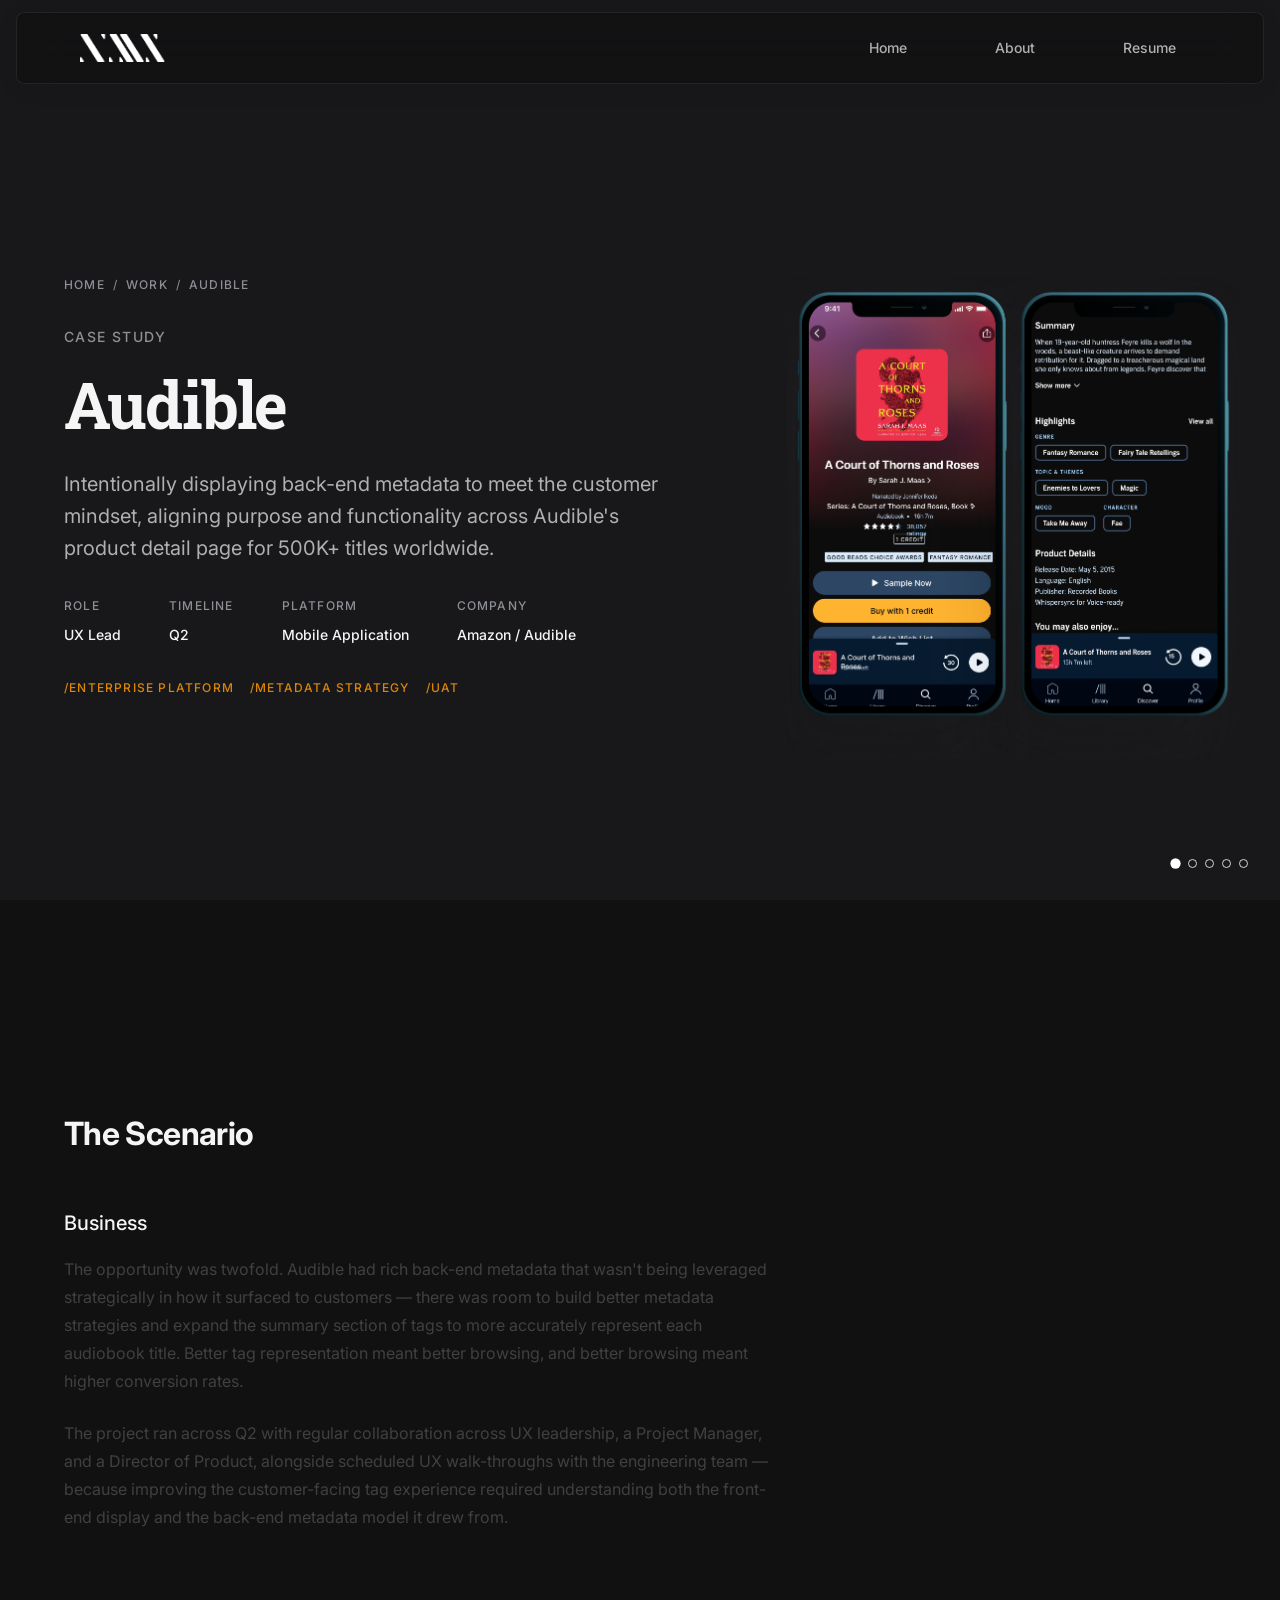
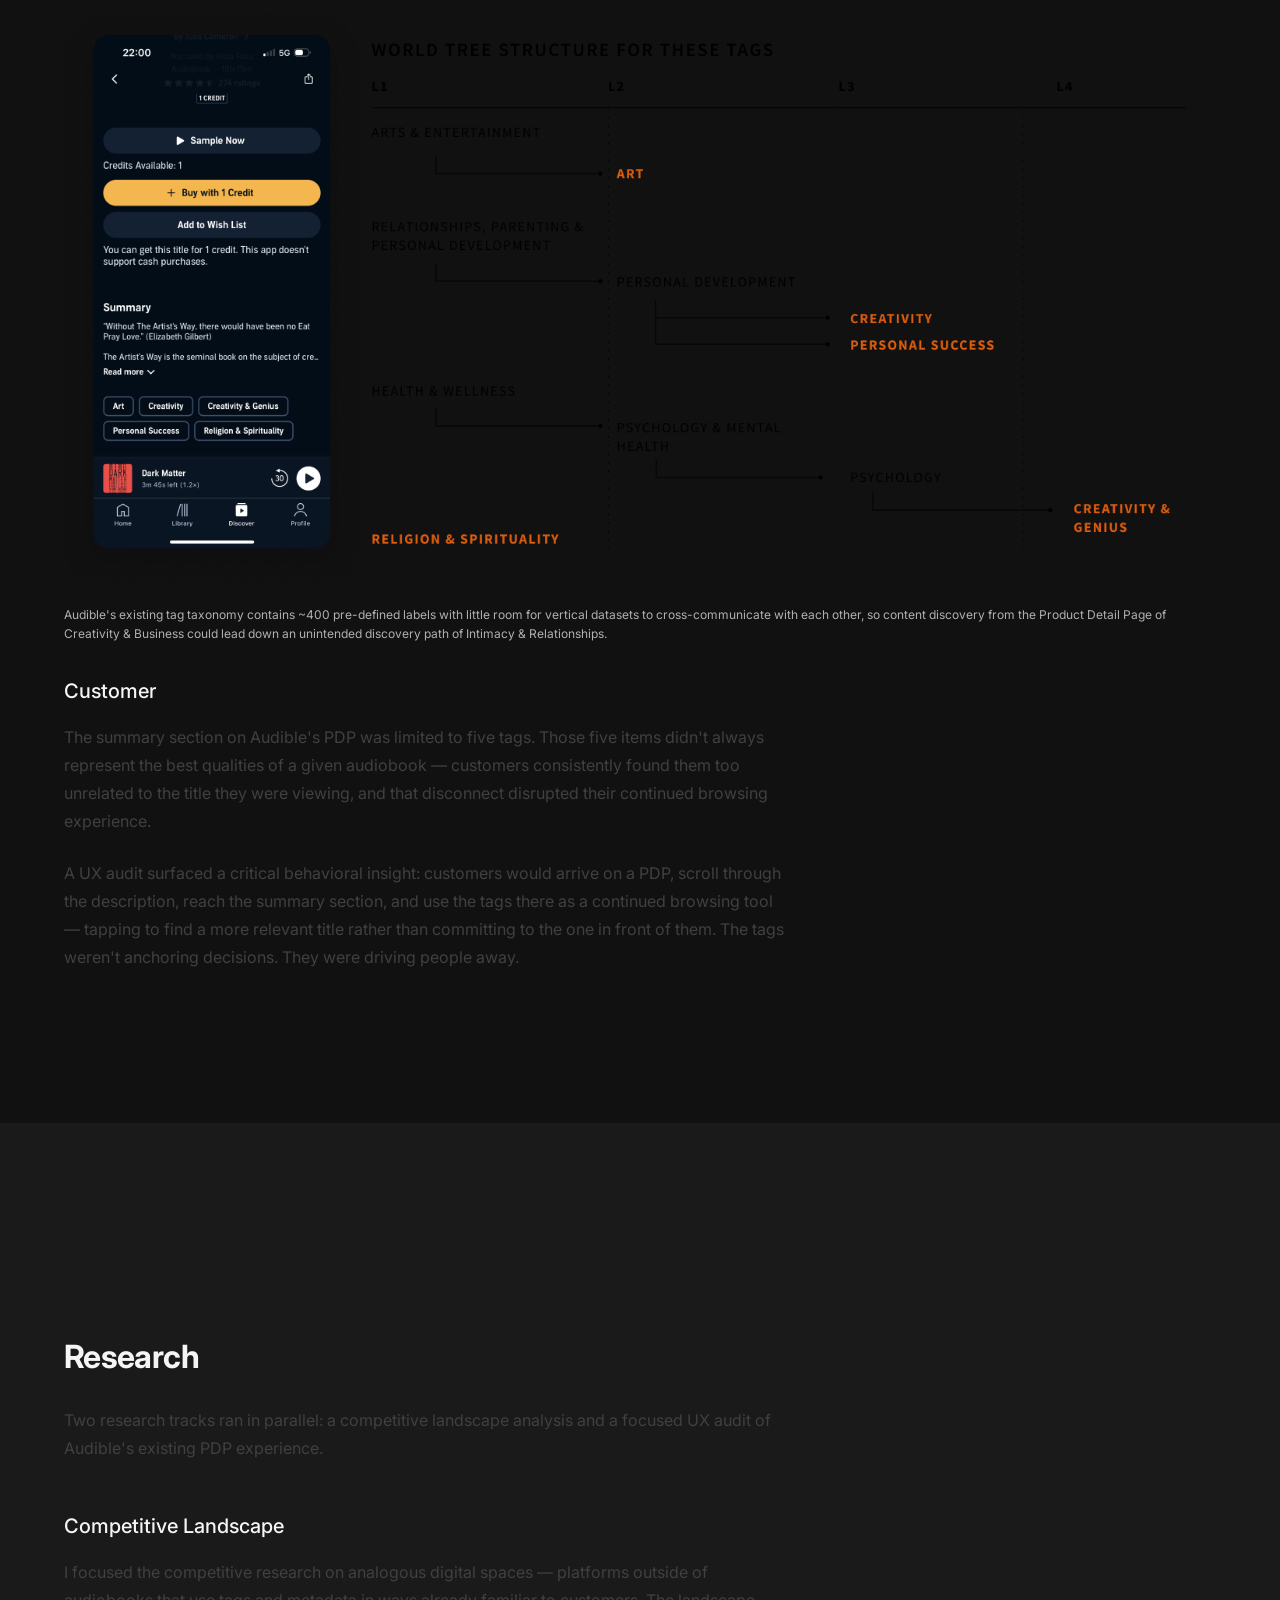
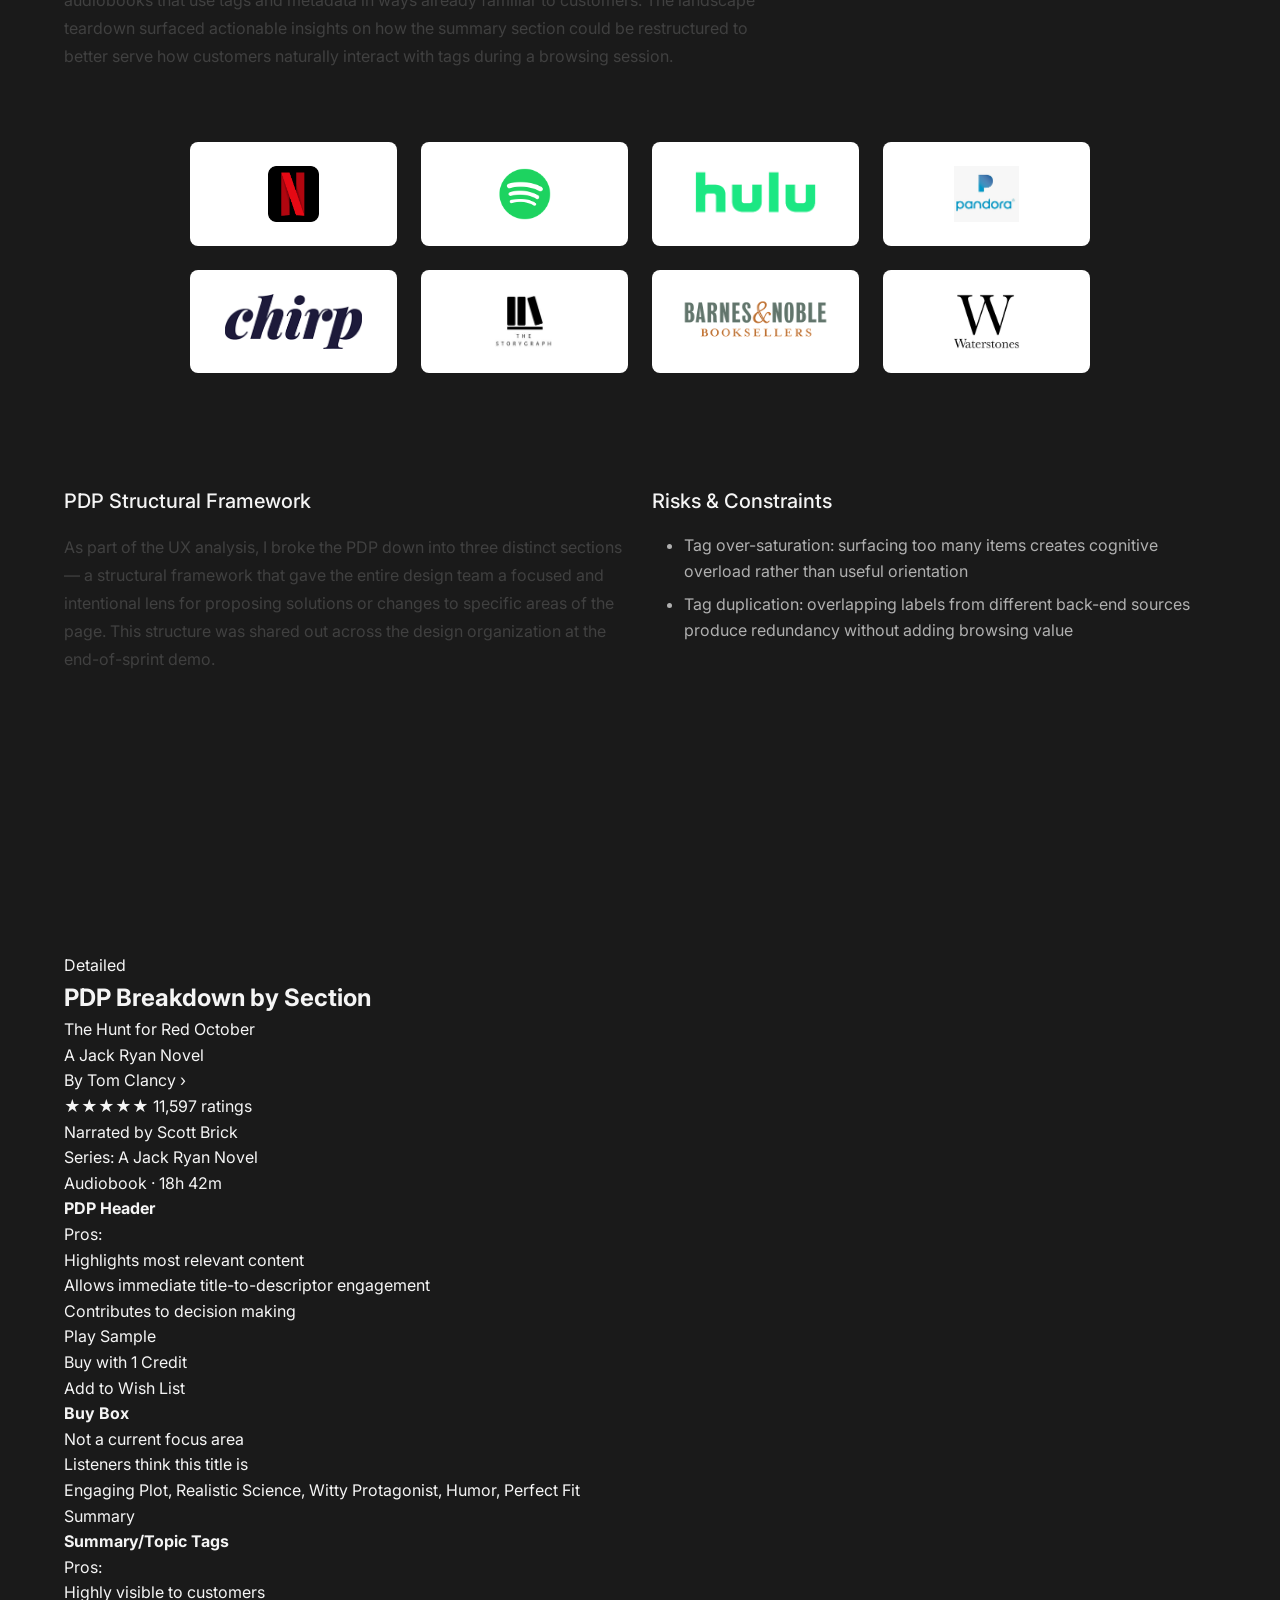
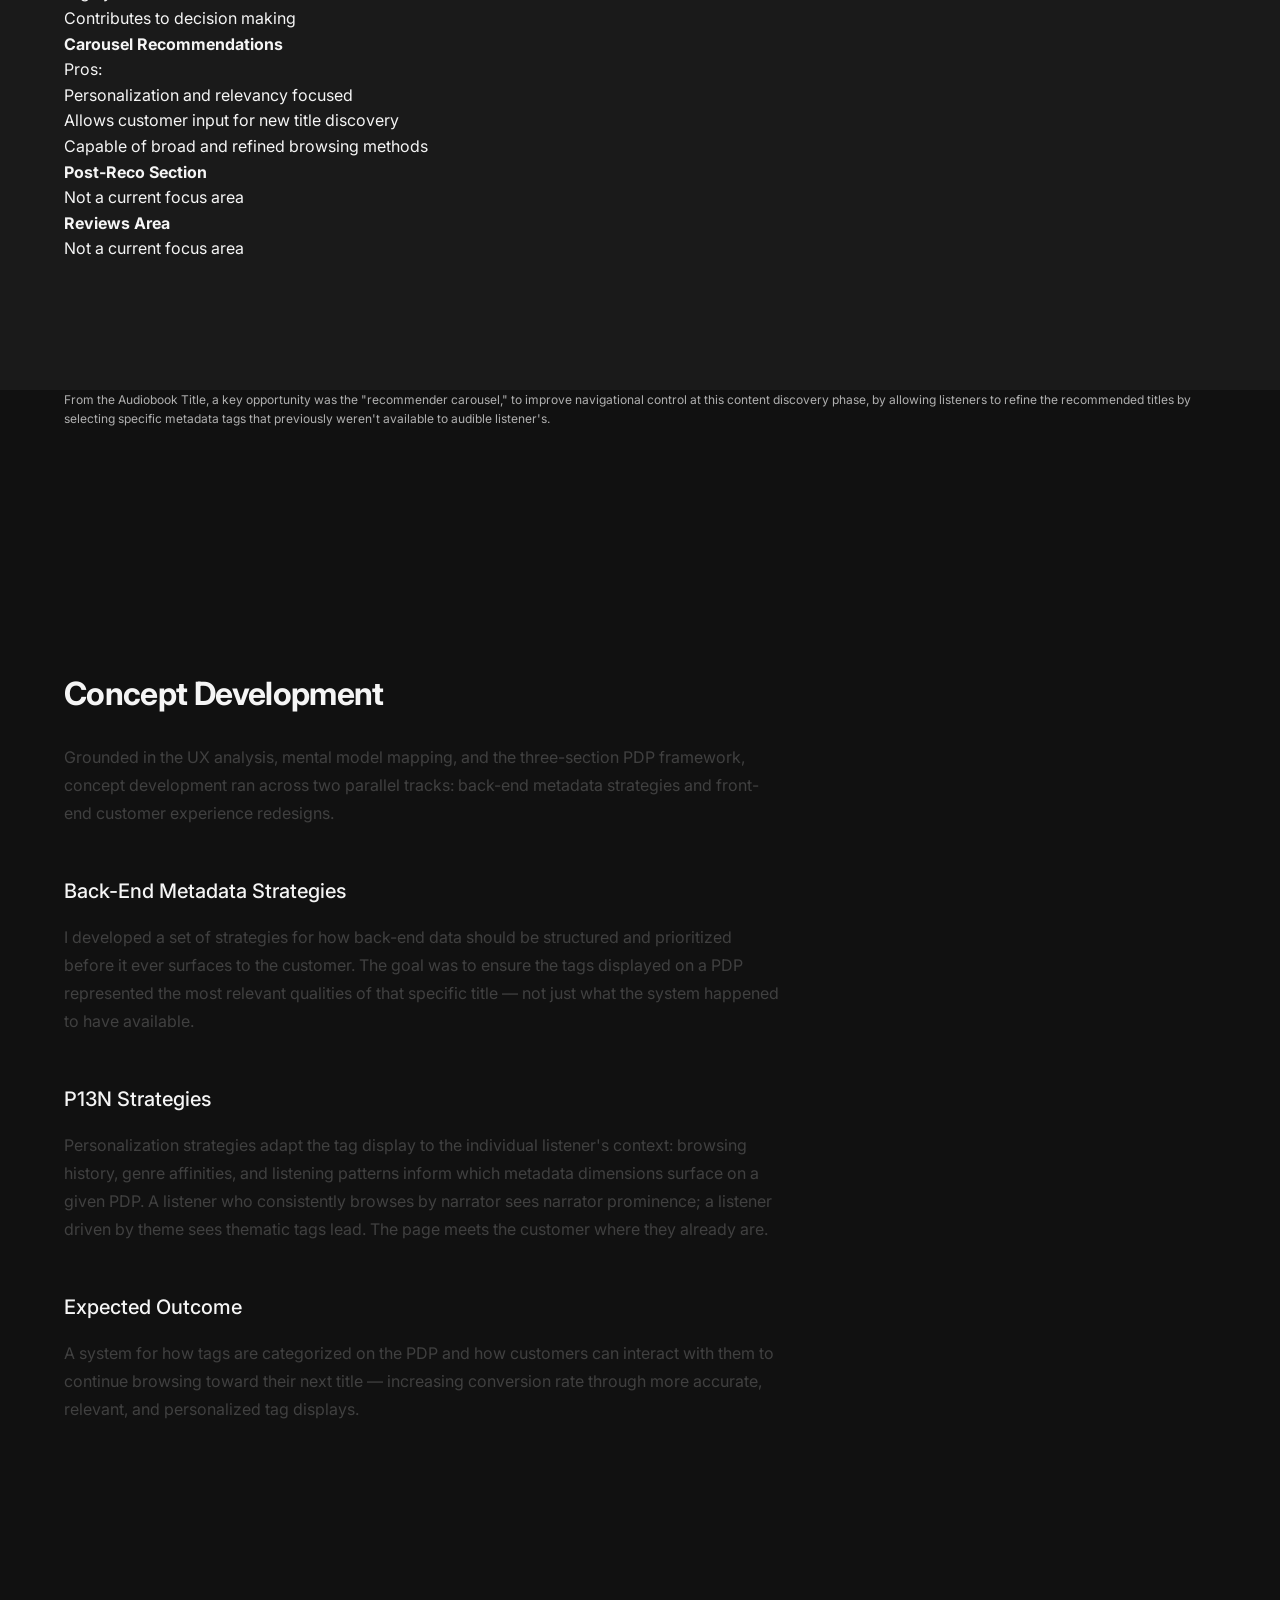
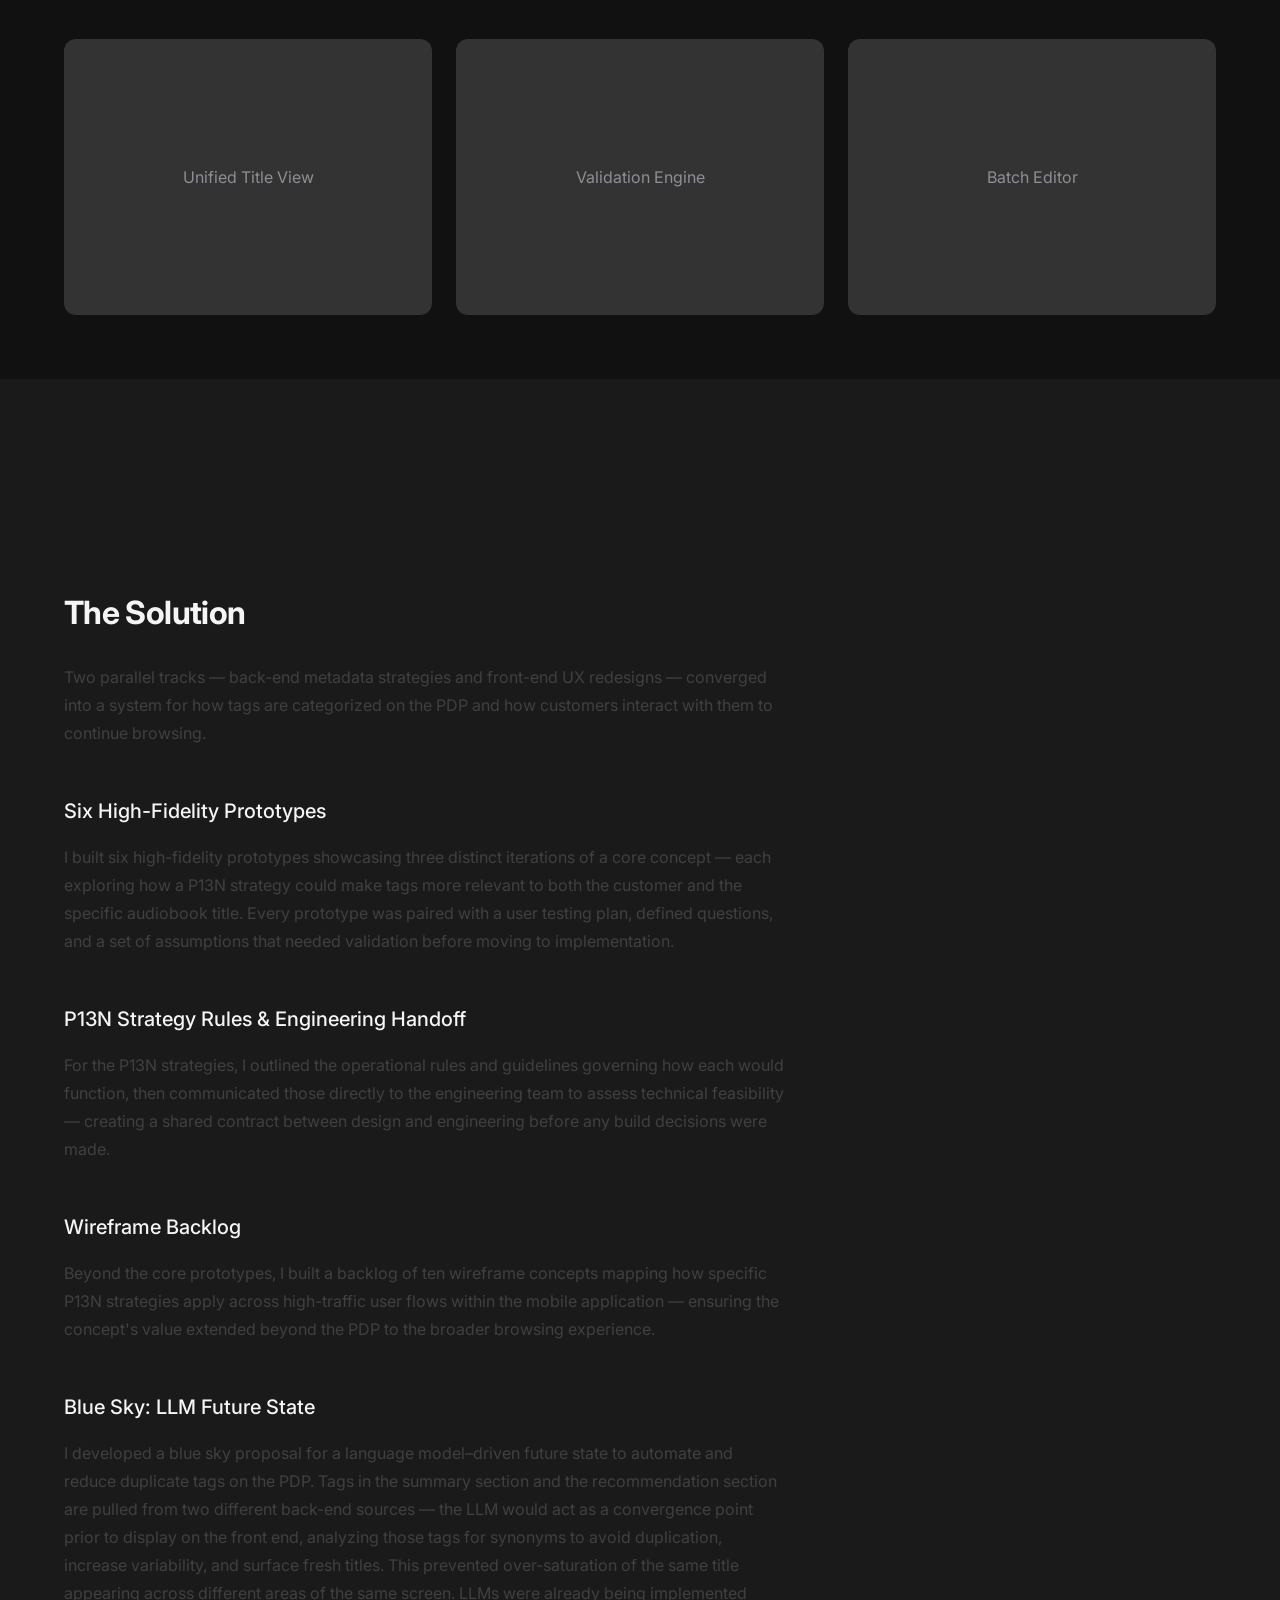
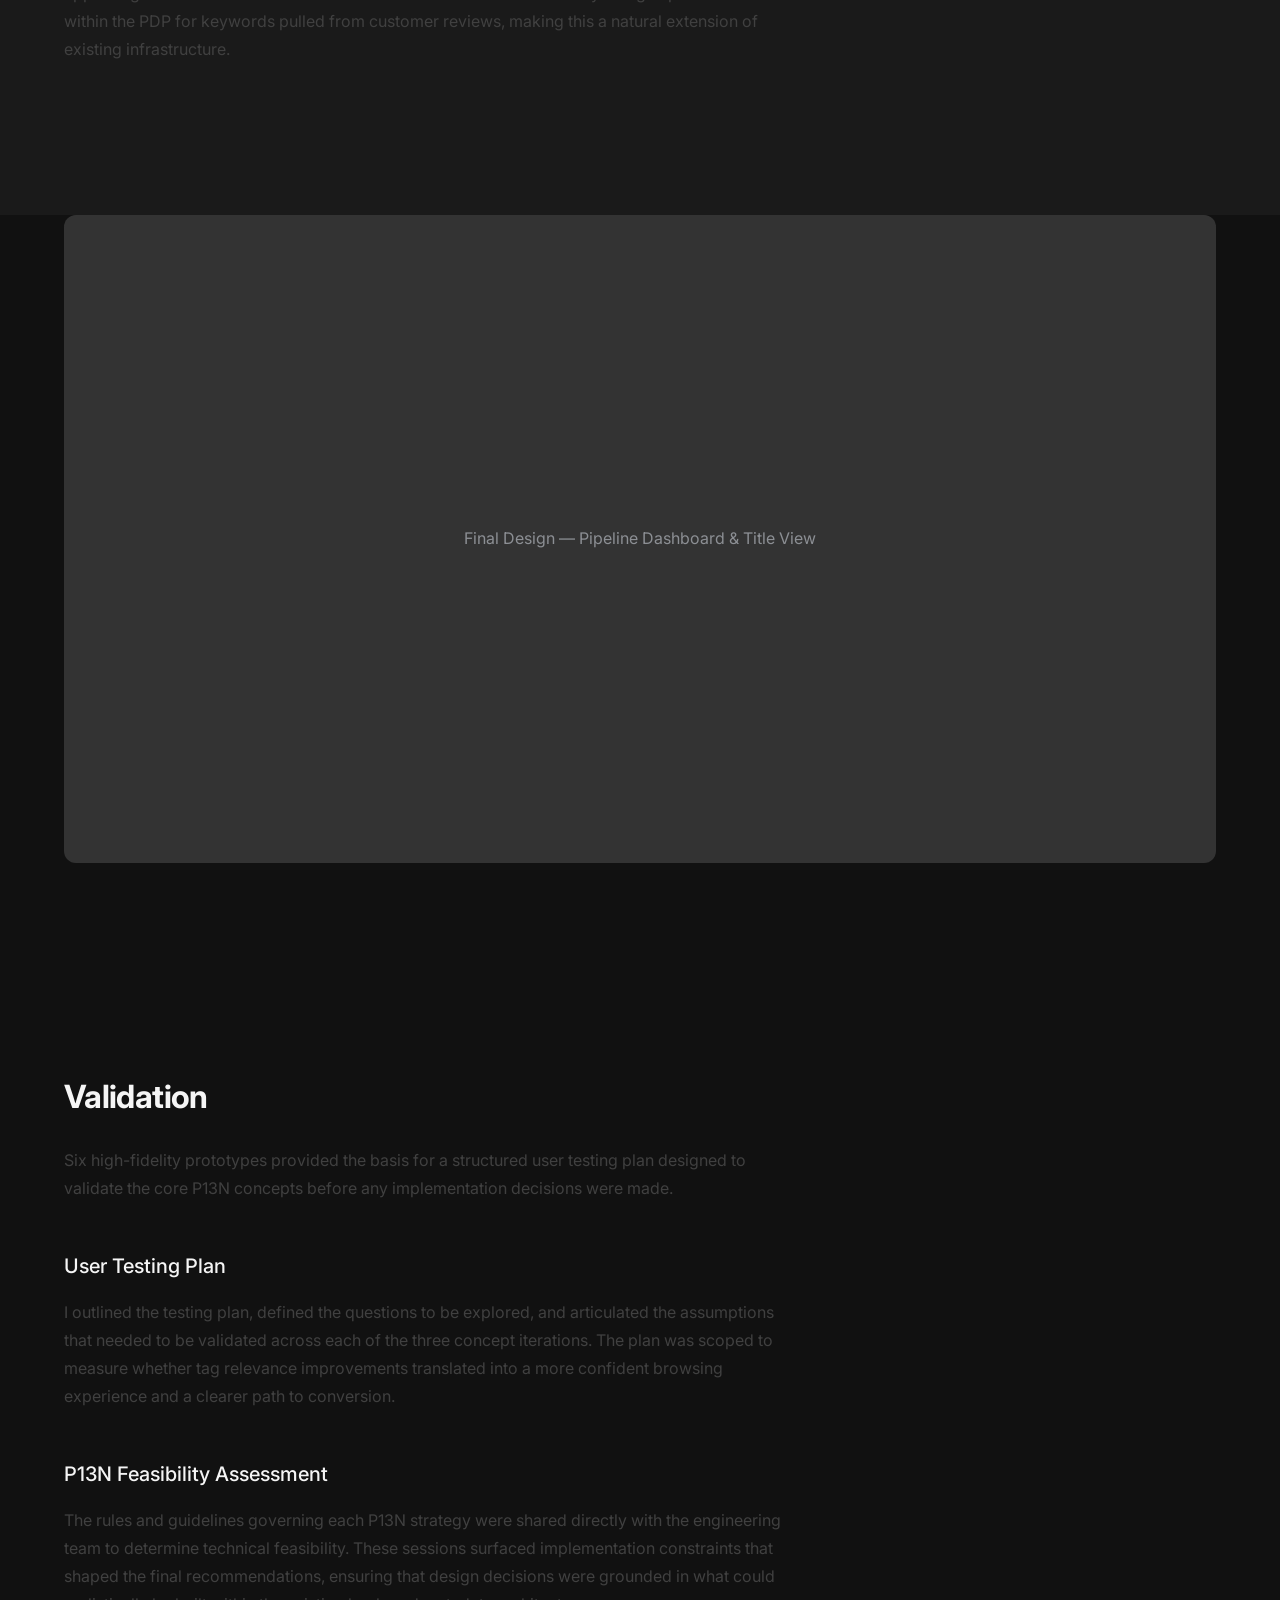
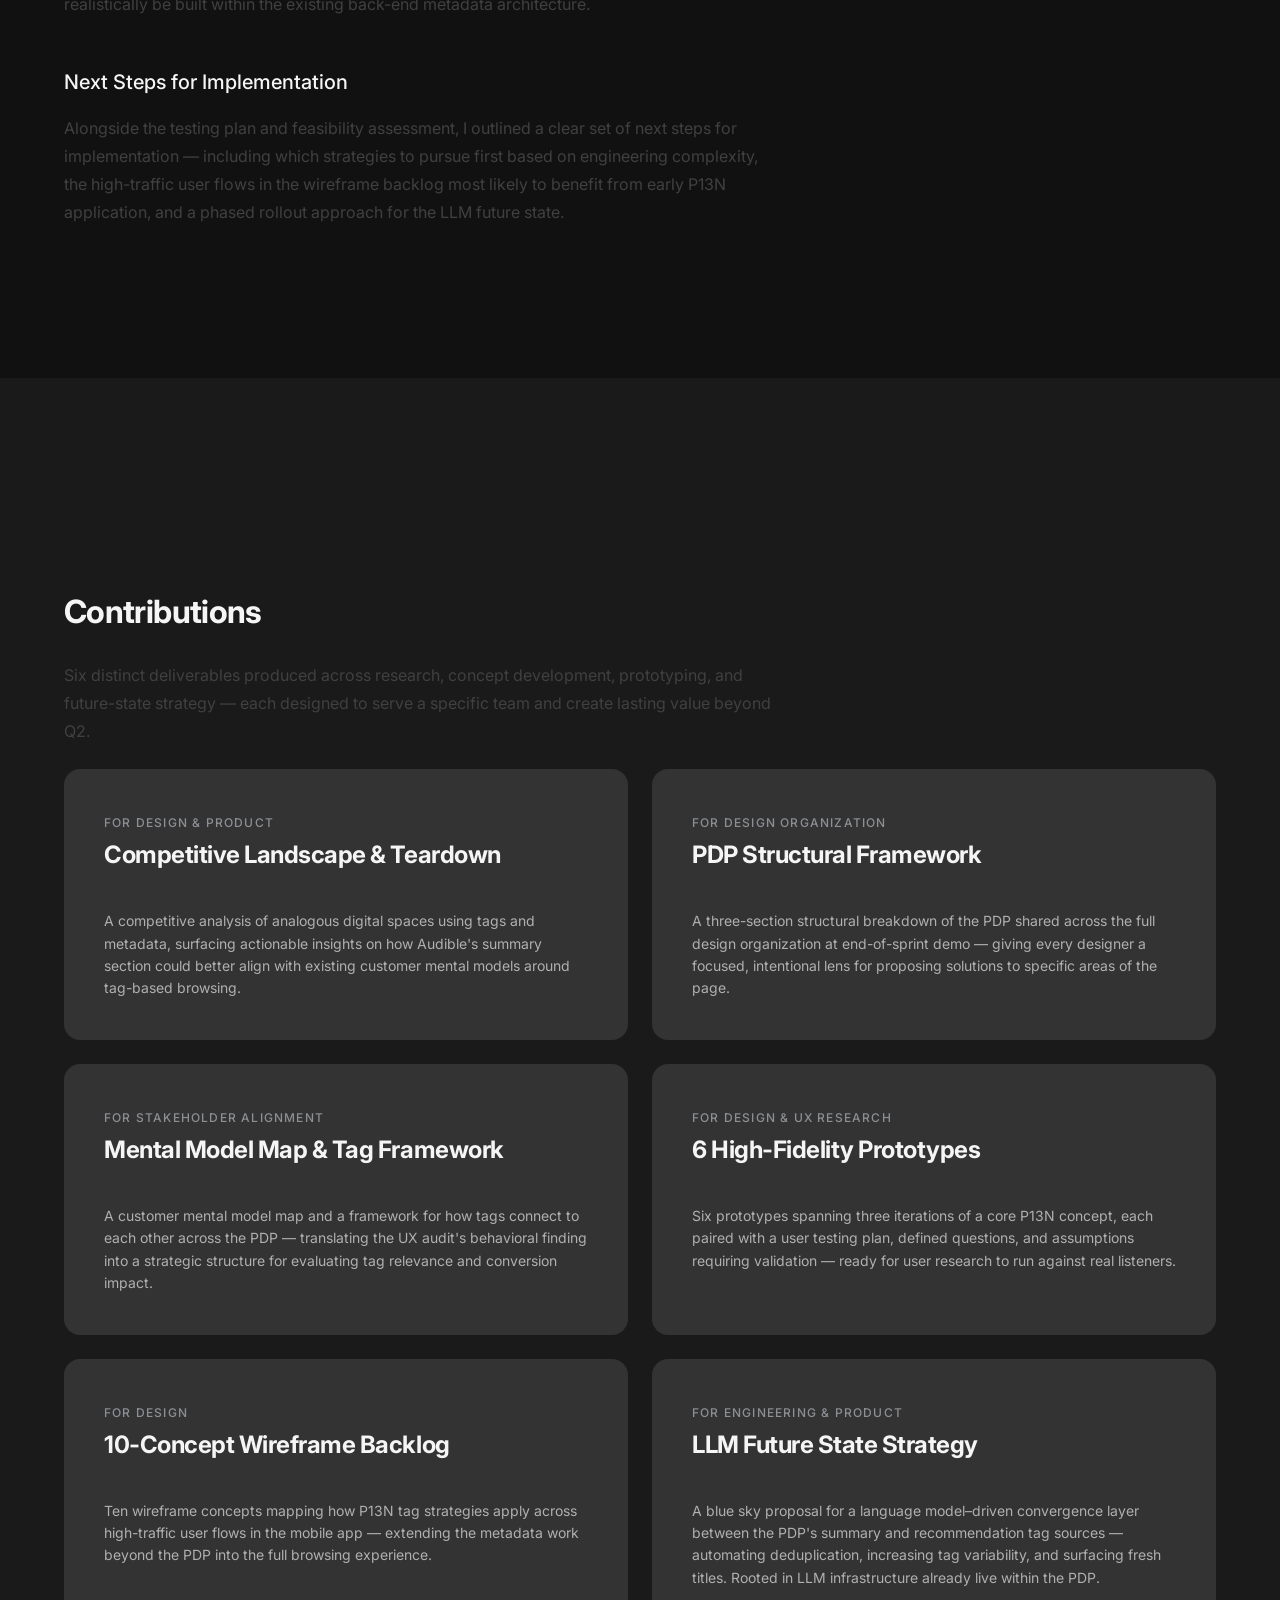
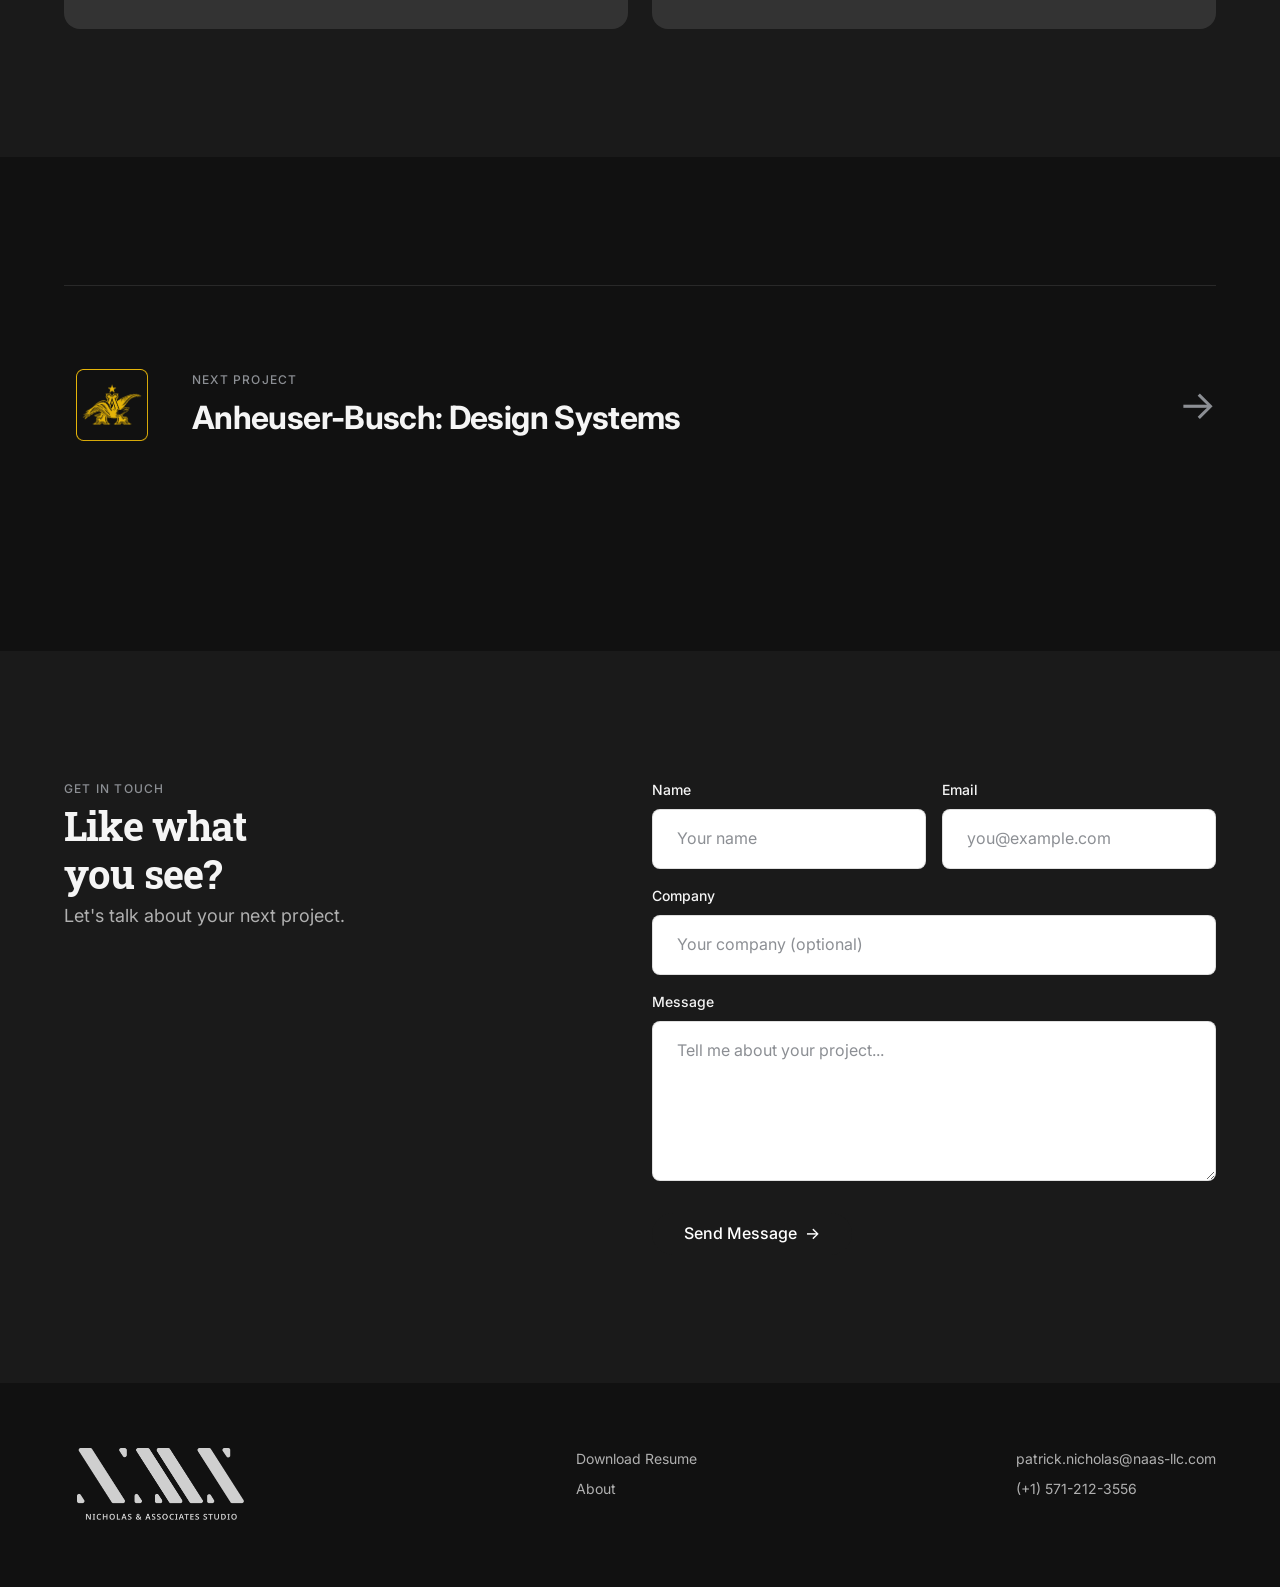
<file: projects/project-2.html>
<!DOCTYPE html>
<html lang="en">
<head>
  <meta charset="UTF-8">
  <meta name="viewport" content="width=device-width, initial-scale=1.0">
  <title>Audible — NAAS, LLC</title>
  <meta name="description" content="Case study: Redesigning Audible's metadata pipeline to scale content operations across 500K+ titles.">
  <meta property="og:type" content="website">
  <meta property="og:url" content="https://naas-llc.netlify.app/projects/project-2.html">
  <meta property="og:title" content="Audible — NAAS, LLC">
  <meta property="og:description" content="Case study: Redesigning Audible's metadata pipeline to scale content operations across 500K+ titles.">
  <meta property="og:image" content="https://naas-llc.netlify.app/assets/images/og-image.png">
  <meta name="twitter:card" content="summary_large_image">
  <meta name="twitter:title" content="Audible — NAAS, LLC">
  <meta name="twitter:description" content="Case study: Redesigning Audible's metadata pipeline to scale content operations across 500K+ titles.">
  <meta name="twitter:image" content="https://naas-llc.netlify.app/assets/images/og-image.png">
  <link rel="preconnect" href="https://fonts.googleapis.com">
  <link rel="preconnect" href="https://fonts.gstatic.com" crossorigin>
  <link href="https://fonts.googleapis.com/css2?family=Roboto+Slab:wght@400;700&family=Newsreader:ital,opsz,wght@0,6..72,200..800;1,6..72,200..800&family=Inter:wght@400;500;600;700&family=JetBrains+Mono:wght@400;500&display=swap" rel="stylesheet">
  <link rel="stylesheet" href="../css/main.css?v=20260459">
  <link rel="stylesheet" href="../css/case-study.css?v=20260488">
</head>
<body>

  <div class="cs-progress" aria-hidden="true"></div>

  <a href="#main-content" class="skip-link">Skip to content</a>

  <!-- Navigation -->
  <nav class="nav">
    <div class="container nav__inner">
      <a href="../index.html" class="nav__logo" aria-label="NAAS, LLC — Home">
        <img src="../assets/images/naas-logo-lt.png" alt="NAAS, LLC" class="nav__logo-img">
      </a>
      <div class="nav__links">
        <a href="../index.html" class="nav__link">Home</a>
        <a href="../about.html" class="nav__link">About</a>
        <a href="../resume.html" class="nav__link">Resume</a>
      </div>
      <button class="nav__toggle" aria-label="Toggle navigation">
        <span></span>
        <span></span>
        <span></span>
      </button>
    </div>
  </nav>

  <main id="main-content" style="--cs-accent: #FF9900;">

  <!-- ============================================================
       1. HOOK — Hero
       ============================================================ -->
  <section class="hero hero--project hero--dark hero--split">

    <div class="hero__panel-text">

      <nav class="hero__breadcrumb" aria-label="Breadcrumb">
        <a href="../index.html">Home</a>
        <span class="hero__breadcrumb-sep">/</span>
        <a href="../index.html#projects">Work</a>
        <span class="hero__breadcrumb-sep">/</span>
        <span>Audible</span>
      </nav>

      <p class="hero__eyebrow" style="margin-top: var(--space-lg);">Case Study</p>
      <h1 class="hero__title">Audible</h1>
      <p class="hero__subtitle">
        Intentionally displaying back-end metadata to meet the customer mindset,
        aligning purpose and functionality across Audible's product detail page
        for 500K+ titles worldwide.
      </p>
      <div class="hero__meta">
        <div class="hero__meta-item">
          <span class="hero__meta-label">Role</span>
          <span class="hero__meta-value">UX Lead</span>
        </div>
        <div class="hero__meta-item">
          <span class="hero__meta-label">Timeline</span>
          <span class="hero__meta-value">Q2</span>
        </div>
        <div class="hero__meta-item">
          <span class="hero__meta-label">Platform</span>
          <span class="hero__meta-value">Mobile Application</span>
        </div>
        <div class="hero__meta-item">
          <span class="hero__meta-label">Company</span>
          <span class="hero__meta-value">Amazon / Audible</span>
        </div>
      </div>

      <div class="hero__tags" aria-label="Project disciplines">
        <span class="hero__tag">/Enterprise Platform</span>
        <span class="hero__tag">/Metadata Strategy</span>
        <span class="hero__tag">/UAT</span>
      </div>

    </div>

    <div class="hero__panel-visual">
      <div class="hero__visual-carousel hero__visual-carousel--slide-ttb">
        <div class="hero__visual-slide is-active">
          <img src="../assets/images/audible-project-hero-1.png" alt="A Court of Thorns and Roses product detail page with Summary and Highlights metadata panel">
        </div>
        <div class="hero__visual-slide">
          <img src="../assets/images/audible-project-hero-2.png" alt="All Highlights panel expanded to show the full tag taxonomy, and a curated Supernatural genre collection">
        </div>
        <div class="hero__visual-slide">
          <img src="../assets/images/audible-project-hero-3.png" alt="All Systems Red star rating UAT test variants — control vs. decimal rating display">
        </div>
        <div class="hero__visual-slide">
          <img src="../assets/images/audible-project-hero-4.png" alt="Audible product screens">
        </div>
        <div class="hero__visual-slide">
          <img src="../assets/images/audible-project-hero-5.png" alt="Audible product screens">
        </div>
      </div>
      <div class="hero__visual-dots" role="tablist" aria-label="Carousel image navigation">
        <button class="hero__visual-dot is-active" type="button" aria-label="Show image 1" aria-selected="true"></button>
        <button class="hero__visual-dot" type="button" aria-label="Show image 2" aria-selected="false"></button>
        <button class="hero__visual-dot" type="button" aria-label="Show image 3" aria-selected="false"></button>
        <button class="hero__visual-dot" type="button" aria-label="Show image 4" aria-selected="false"></button>
        <button class="hero__visual-dot" type="button" aria-label="Show image 5" aria-selected="false"></button>
      </div>
    </div>

  </section>

  <!-- ============================================================
       2. PROBLEM — Business Context & User Pain Points
       ============================================================ -->
  <section class="section">
    <div class="container grid">
      <div class="col-8 tab-col-12">
        <div class="prose">
          <h2>The Scenario</h2>

          <h3>Business</h3>
          <p>
            The opportunity was twofold. Audible had rich back-end metadata that wasn't
            being leveraged strategically in how it surfaced to customers — there was
            room to build better metadata strategies and expand the summary section of
            tags to more accurately represent each audiobook title. Better tag representation
            meant better browsing, and better browsing meant higher conversion rates.
          </p>
          <p>
            The project ran across Q2 with regular collaboration across UX leadership,
            a Project Manager, and a Director of Product, alongside scheduled UX
            walk-throughs with the engineering team — because improving the customer-facing
            tag experience required understanding both the front-end display and the
            back-end metadata model it drew from.
          </p>
        </div>
      </div>
    </div>

    <div class="container" style="margin-top: var(--space-2xl);">
      <img src="../assets/images/audible-painpoint-synthesis.png" alt="Pain Point Synthesis — Audible metadata taxonomy" class="reveal" style="width:100%;height:auto;display:block;border-radius:var(--radius-panel);">
      <p style="font-size:12px;color:var(--color-text-secondary);line-height:var(--leading-body);margin:var(--space-md) 0 var(--space-lg);">Audible's existing tag taxonomy contains ~400 pre-defined labels with little room for vertical datasets to cross-communicate with each other, so content discovery from the Product Detail Page of Creativity & Business could lead down an unintended discovery path of Intimacy & Relationships.</p>
    </div>

    <div class="container grid">
      <div class="col-8 tab-col-12">
        <div class="prose">
          <h3 style="margin-top:0;">Customer</h3>
          <p>
            The summary section on Audible's PDP was limited to five tags. Those five
            items didn't always represent the best qualities of a given audiobook —
            customers consistently found them too unrelated to the title they were
            viewing, and that disconnect disrupted their continued browsing experience.
          </p>
          <p>
            A UX audit surfaced a critical behavioral insight: customers would arrive
            on a PDP, scroll through the description, reach the summary section, and
            use the tags there as a continued browsing tool — tapping to find a more
            relevant title rather than committing to the one in front of them. The tags
            weren't anchoring decisions. They were driving people away.
          </p>
        </div>
      </div>
    </div>
  </section>

  <!-- ============================================================
       3. RESEARCH — Methodology & Key Findings
       ============================================================ -->
  <section class="section section--alt">
    <div class="container grid">
      <div class="col-8 tab-col-12">
        <div class="prose">
          <h2>Research</h2>
          <p>
            Two research tracks ran in parallel: a competitive landscape analysis
            and a focused UX audit of Audible's existing PDP experience.
          </p>

          <h3>Competitive Landscape</h3>
          <p>
            I focused the competitive research on analogous digital spaces — platforms
            outside of audiobooks that use tags and metadata in ways already familiar
            to customers. The landscape teardown surfaced actionable insights on how the
            summary section could be restructured to better serve how customers naturally
            interact with tags during a browsing session.
          </p>
        </div>
      </div>
    </div>

    <div class="container">
      <div class="logo-grid reveal-stagger">
        <div class="logo-grid__item"><img src="../assets/images/netflix-logo.png" alt="Netflix"></div>
        <div class="logo-grid__item"><img src="../assets/images/spotify-logo.png" alt="Spotify"></div>
        <div class="logo-grid__item"><img src="../assets/images/hulu-logo.png" alt="Hulu"></div>
        <div class="logo-grid__item"><img src="../assets/images/pandora-logo.png" alt="Pandora"></div>
        <div class="logo-grid__item"><img src="../assets/images/chirp-logo.png" alt="Chirp"></div>
        <div class="logo-grid__item"><img src="../assets/images/storygraph-logo.png" alt="StoryGraph"></div>
        <div class="logo-grid__item"><img src="../assets/images/barnes-noble-logo.png" alt="Barnes & Noble"></div>
        <div class="logo-grid__item"><img src="../assets/images/waterstones-logo.png" alt="Waterstones"></div>
      </div>
    </div>

    <div class="container grid">
      <div class="col-6 tab-col-12">
        <div class="prose">
          <h3>PDP Structural Framework</h3>
          <p>
            As part of the UX analysis, I broke the PDP down into three distinct sections —
            a structural framework that gave the entire design team a focused and intentional
            lens for proposing solutions or changes to specific areas of the page. This
            structure was shared out across the design organization at the end-of-sprint demo.
          </p>
        </div>
      </div>
      <div class="col-6 tab-col-12">
        <div class="prose">
          <h3>Risks &amp; Constraints</h3>
          <ul>
            <li>Tag over-saturation: surfacing too many items creates cognitive overload rather than useful orientation</li>
            <li>Tag duplication: overlapping labels from different back-end sources produce redundancy without adding browsing value</li>
          </ul>
        </div>
      </div>
    </div>
  </section>

  <!-- ============================================================
       PDP Breakdown by Section — interactive hover diagram
       Hover (or focus) any part of the wireframe below to reveal that
       section's opportunity-area callout directly on top of it — green
       with pros for design-focus areas, grey for areas not in focus.
       ============================================================ -->
  <section class="section section--alt">
    <div class="container">
      <p class="pdp-breakdown__eyebrow">Detailed</p>
      <h2 class="pdp-breakdown__title">PDP Breakdown by Section</h2>

      <div class="pdp-breakdown">
        <div class="pdp-mockup">

          <div class="pdp-wire-zone" tabindex="0">
            <div class="pdp-mockup__cover"></div>
            <div class="pdp-mockup__title">The Hunt for Red October</div>
            <div class="pdp-mockup__subtitle">A Jack Ryan Novel</div>
            <div class="pdp-mockup__author">By Tom Clancy &rsaquo;</div>
            <div class="pdp-mockup__stars">&#9733;&#9733;&#9733;&#9733;&#9733; <span>11,597 ratings</span></div>
            <div class="pdp-mockup__meta">Narrated by Scott Brick</div>
            <div class="pdp-mockup__meta pdp-mockup__meta--link">Series: A Jack Ryan Novel</div>
            <div class="pdp-mockup__meta">Audiobook &middot; 18h 42m</div>
            <div class="pdp-zone__overlay pdp-zone__overlay--opportunity">
              <h4 class="pdp-zone__overlay-title">PDP Header</h4>
              <p class="pdp-zone__overlay-kicker">Pros:</p>
              <ul>
                <li>Highlights most relevant content</li>
                <li>Allows immediate title-to-descriptor engagement</li>
                <li>Contributes to decision making</li>
              </ul>
            </div>
          </div>

          <div class="pdp-wire-zone" tabindex="0">
            <div class="pdp-mockup__btn pdp-mockup__btn--primary">Play Sample</div>
            <div class="pdp-mockup__btn pdp-mockup__btn--primary">Buy with 1 Credit</div>
            <div class="pdp-mockup__btn pdp-mockup__btn--link">Add to Wish List</div>
            <div class="pdp-zone__overlay pdp-zone__overlay--neutral">
              <h4 class="pdp-zone__overlay-title">Buy Box</h4>
              <p class="pdp-zone__overlay-note">Not a current focus area</p>
            </div>
          </div>

          <div class="pdp-wire-zone" tabindex="0">
            <div class="pdp-mockup__label">Listeners think this title is</div>
            <div class="pdp-mockup__tags">Engaging Plot, Realistic Science, Witty Protagonist, Humor, Perfect Fit</div>
            <div class="pdp-mockup__label">Summary</div>
            <div class="pdp-mockup__line"></div>
            <div class="pdp-mockup__line pdp-mockup__line--short"></div>
            <div class="pdp-zone__overlay pdp-zone__overlay--opportunity">
              <h4 class="pdp-zone__overlay-title">Summary/Topic Tags</h4>
              <p class="pdp-zone__overlay-kicker">Pros:</p>
              <ul>
                <li>Highly visible to customers</li>
                <li>Contributes to decision making</li>
              </ul>
            </div>
          </div>

          <div class="pdp-wire-zone" tabindex="0">
            <div class="pdp-mockup__block"></div>
            <div class="pdp-zone__overlay pdp-zone__overlay--opportunity">
              <h4 class="pdp-zone__overlay-title">Carousel Recommendations</h4>
              <p class="pdp-zone__overlay-kicker">Pros:</p>
              <ul>
                <li>Personalization and relevancy focused</li>
                <li>Allows customer input for new title discovery</li>
                <li>Capable of broad and refined browsing methods</li>
              </ul>
            </div>
          </div>

          <div class="pdp-wire-zone" tabindex="0">
            <div class="pdp-mockup__block"></div>
            <div class="pdp-zone__overlay pdp-zone__overlay--neutral">
              <h4 class="pdp-zone__overlay-title">Post-Reco Section</h4>
              <p class="pdp-zone__overlay-note">Not a current focus area</p>
            </div>
          </div>

          <div class="pdp-wire-zone" tabindex="0">
            <div class="pdp-mockup__block"></div>
            <div class="pdp-zone__overlay pdp-zone__overlay--neutral">
              <h4 class="pdp-zone__overlay-title">Reviews Area</h4>
              <p class="pdp-zone__overlay-note">Not a current focus area</p>
            </div>
          </div>

        </div>
      </div>
    </div>
  </section>

  <!-- Navigation Insights -->
  <section style="padding-bottom: var(--space-10);">
    <div class="container">
      <p style="font-size:12px;color:var(--color-text-secondary);line-height:var(--leading-body);margin:0 0 var(--space-lg);">From the Audiobook Title, a key opportunity was the "recommender carousel," to improve navigational control at this content discovery phase, by allowing listeners to refine the recommended titles by selecting specific metadata tags that previously weren't available to audible listener's.</p>
    </div>
  </section>

  <!-- ============================================================
       4. PROCESS — Design Exploration & Iteration
       ============================================================ -->
  <section class="section">
    <div class="container grid">
      <div class="col-8 tab-col-12">
        <div class="prose">
          <h2>Concept Development</h2>
          <p>
            Grounded in the UX analysis, mental model mapping, and the three-section
            PDP framework, concept development ran across two parallel tracks: back-end
            metadata strategies and front-end customer experience redesigns.
          </p>

          <h3>Back-End Metadata Strategies</h3>
          <p>
            I developed a set of strategies for how back-end data should be structured
            and prioritized before it ever surfaces to the customer. The goal was to
            ensure the tags displayed on a PDP represented the most relevant qualities
            of that specific title — not just what the system happened to have available.
          </p>

          <h3>P13N Strategies</h3>
          <p>
            Personalization strategies adapt the tag display to the individual listener's
            context: browsing history, genre affinities, and listening patterns inform
            which metadata dimensions surface on a given PDP. A listener who consistently
            browses by narrator sees narrator prominence; a listener driven by theme
            sees thematic tags lead. The page meets the customer where they already are.
          </p>

          <h3>Expected Outcome</h3>
          <p>
            A system for how tags are categorized on the PDP and how customers can
            interact with them to continue browsing toward their next title — increasing
            conversion rate through more accurate, relevant, and personalized tag displays.
          </p>
        </div>
      </div>
    </div>
  </section>

  <!-- Process Image Grid -->
  <div class="container">
    <div class="image-grid image-grid--3">
      <div class="image-grid__item">
        <div style="width:100%;height:100%;display:flex;align-items:center;justify-content:center;color:var(--color-text-tertiary);font-size:var(--text-sm);">Unified Title View</div>
      </div>
      <div class="image-grid__item">
        <div style="width:100%;height:100%;display:flex;align-items:center;justify-content:center;color:var(--color-text-tertiary);font-size:var(--text-sm);">Validation Engine</div>
      </div>
      <div class="image-grid__item">
        <div style="width:100%;height:100%;display:flex;align-items:center;justify-content:center;color:var(--color-text-tertiary);font-size:var(--text-sm);">Batch Editor</div>
      </div>
    </div>
  </div>

  <!-- ============================================================
       5. SOLUTION — Final Designs & Rationale
       ============================================================ -->
  <section class="section section--alt">
    <div class="container grid">
      <div class="col-8 tab-col-12">
        <div class="prose">
          <h2>The Solution</h2>
          <p>
            Two parallel tracks — back-end metadata strategies and front-end UX
            redesigns — converged into a system for how tags are categorized on the
            PDP and how customers interact with them to continue browsing.
          </p>

          <h3>Six High-Fidelity Prototypes</h3>
          <p>
            I built six high-fidelity prototypes showcasing three distinct iterations
            of a core concept — each exploring how a P13N strategy could make tags
            more relevant to both the customer and the specific audiobook title. Every
            prototype was paired with a user testing plan, defined questions, and a set
            of assumptions that needed validation before moving to implementation.
          </p>

          <h3>P13N Strategy Rules &amp; Engineering Handoff</h3>
          <p>
            For the P13N strategies, I outlined the operational rules and guidelines
            governing how each would function, then communicated those directly to
            the engineering team to assess technical feasibility — creating a shared
            contract between design and engineering before any build decisions were made.
          </p>

          <h3>Wireframe Backlog</h3>
          <p>
            Beyond the core prototypes, I built a backlog of ten wireframe concepts
            mapping how specific P13N strategies apply across high-traffic user flows
            within the mobile application — ensuring the concept's value extended
            beyond the PDP to the broader browsing experience.
          </p>

          <h3>Blue Sky: LLM Future State</h3>
          <p>
            I developed a blue sky proposal for a language model–driven future state
            to automate and reduce duplicate tags on the PDP. Tags in the summary
            section and the recommendation section are pulled from two different
            back-end sources — the LLM would act as a convergence point prior to
            display on the front end, analyzing those tags for synonyms to avoid
            duplication, increase variability, and surface fresh titles. This prevented
            over-saturation of the same title appearing across different areas of the
            same screen. LLMs were already being implemented within the PDP for
            keywords pulled from customer reviews, making this a natural extension
            of existing infrastructure.
          </p>
        </div>
      </div>
    </div>
  </section>

  <!-- Solution Full-Width Image -->
  <section style="padding-bottom: var(--space-10);">
    <div class="container">
      <div class="hero__image" style="aspect-ratio: 16/9;">
        <div style="width:100%;height:100%;display:flex;align-items:center;justify-content:center;color:var(--color-text-tertiary);font-size:var(--text-sm);">Final Design — Pipeline Dashboard & Title View</div>
      </div>
    </div>
  </section>

  <!-- ============================================================
       6. VALIDATION — Testing & Iteration
       ============================================================ -->
  <section class="section">
    <div class="container grid">
      <div class="col-8 tab-col-12">
        <div class="prose">
          <h2>Validation</h2>
          <p>
            Six high-fidelity prototypes provided the basis for a structured
            user testing plan designed to validate the core P13N concepts before
            any implementation decisions were made.
          </p>

          <h3>User Testing Plan</h3>
          <p>
            I outlined the testing plan, defined the questions to be explored,
            and articulated the assumptions that needed to be validated across
            each of the three concept iterations. The plan was scoped to measure
            whether tag relevance improvements translated into a more confident
            browsing experience and a clearer path to conversion.
          </p>

          <h3>P13N Feasibility Assessment</h3>
          <p>
            The rules and guidelines governing each P13N strategy were shared
            directly with the engineering team to determine technical feasibility.
            These sessions surfaced implementation constraints that shaped the
            final recommendations, ensuring that design decisions were grounded
            in what could realistically be built within the existing back-end
            metadata architecture.
          </p>

          <h3>Next Steps for Implementation</h3>
          <p>
            Alongside the testing plan and feasibility assessment, I outlined
            a clear set of next steps for implementation — including which
            strategies to pursue first based on engineering complexity, the
            high-traffic user flows in the wireframe backlog most likely to
            benefit from early P13N application, and a phased rollout approach
            for the LLM future state.
          </p>
        </div>
      </div>
    </div>
  </section>

  <!-- ============================================================
       7. IMPACT — Contributions
       ============================================================ -->
  <section class="section section--alt">
    <div class="container grid">
      <div class="col-8 tab-col-12">
        <div class="prose">
          <h2>Contributions</h2>
          <p>
            Six distinct deliverables produced across research, concept development,
            prototyping, and future-state strategy — each designed to serve a specific
            team and create lasting value beyond Q2.
          </p>
        </div>
      </div>
    </div>

    <div class="container">
      <div class="grid">

        <div class="col-6 tab-col-12">
          <div class="kpi-card">
            <span class="kpi-card__label">For Design &amp; Product</span>
            <h3 class="kpi-card__metric">Competitive Landscape &amp; Teardown</h3>
            <p class="kpi-card__insight">A competitive analysis of analogous digital spaces using tags and metadata, surfacing actionable insights on how Audible's summary section could better align with existing customer mental models around tag-based browsing.</p>
          </div>
        </div>

        <div class="col-6 tab-col-12">
          <div class="kpi-card">
            <span class="kpi-card__label">For Design Organization</span>
            <h3 class="kpi-card__metric">PDP Structural Framework</h3>
            <p class="kpi-card__insight">A three-section structural breakdown of the PDP shared across the full design organization at end-of-sprint demo — giving every designer a focused, intentional lens for proposing solutions to specific areas of the page.</p>
          </div>
        </div>

        <div class="col-6 tab-col-12">
          <div class="kpi-card">
            <span class="kpi-card__label">For Stakeholder Alignment</span>
            <h3 class="kpi-card__metric">Mental Model Map &amp; Tag Framework</h3>
            <p class="kpi-card__insight">A customer mental model map and a framework for how tags connect to each other across the PDP — translating the UX audit's behavioral finding into a strategic structure for evaluating tag relevance and conversion impact.</p>
          </div>
        </div>

        <div class="col-6 tab-col-12">
          <div class="kpi-card">
            <span class="kpi-card__label">For Design &amp; UX Research</span>
            <h3 class="kpi-card__metric">6 High-Fidelity Prototypes</h3>
            <p class="kpi-card__insight">Six prototypes spanning three iterations of a core P13N concept, each paired with a user testing plan, defined questions, and assumptions requiring validation — ready for user research to run against real listeners.</p>
          </div>
        </div>

        <div class="col-6 tab-col-12">
          <div class="kpi-card">
            <span class="kpi-card__label">For Design</span>
            <h3 class="kpi-card__metric">10-Concept Wireframe Backlog</h3>
            <p class="kpi-card__insight">Ten wireframe concepts mapping how P13N tag strategies apply across high-traffic user flows in the mobile app — extending the metadata work beyond the PDP into the full browsing experience.</p>
          </div>
        </div>

        <div class="col-6 tab-col-12">
          <div class="kpi-card">
            <span class="kpi-card__label">For Engineering &amp; Product</span>
            <h3 class="kpi-card__metric">LLM Future State Strategy</h3>
            <p class="kpi-card__insight">A blue sky proposal for a language model–driven convergence layer between the PDP's summary and recommendation tag sources — automating deduplication, increasing tag variability, and surfacing fresh titles. Rooted in LLM infrastructure already live within the PDP.</p>
          </div>
        </div>

      </div>
    </div>
  </section>


  <!-- Next Project -->
  <section class="section">
    <div class="container">
      <a href="project-3.html" class="next-project">
        <div class="next-project__inner">
          <div class="next-project__image">
            <img src="../assets/images/abi-logo.png" alt="Anheuser-Busch">
          </div>
          <div class="next-project__text">
            <span class="next-project__label">Next Project</span>
            <h3 class="next-project__title">Anheuser-Busch: Design Systems</h3>
          </div>
          <span class="next-project__arrow">&rarr;</span>
        </div>
      </a>
    </div>
  </section>

  <!-- Contact Form -->
  <section class="contact section--alt" id="contact">
    <div class="container">
      <div class="grid">
        <div class="col-5 tab-col-12">
          <p class="section__eyebrow">Get in Touch</p>
          <h2 class="section__title">Like what<br>you see?</h2>
          <p class="section__subtitle mt-2">Let's talk about your next project.</p>
        </div>
        <div class="col-6 col-start-7 tab-col-12">
          <form class="contact__form" novalidate>
            <div class="form-row">
              <div class="form-group">
                <label class="form-group__label" for="contact-name">Name</label>
                <input class="form-group__input" type="text" id="contact-name" name="name" placeholder="Your name" required>
              </div>
              <div class="form-group">
                <label class="form-group__label" for="contact-email">Email</label>
                <input class="form-group__input" type="email" id="contact-email" name="email" placeholder="you@example.com" required>
              </div>
            </div>
            <div class="form-group">
              <label class="form-group__label" for="contact-company">Company</label>
              <input class="form-group__input" type="text" id="contact-company" name="company" placeholder="Your company (optional)">
            </div>
            <div class="form-group">
              <label class="form-group__label" for="contact-message">Message</label>
              <textarea class="form-group__textarea" id="contact-message" name="message" placeholder="Tell me about your project..." required></textarea>
            </div>
            <div class="form-message"></div>
            <button type="submit" class="btn btn--primary btn--lg contact__submit">Send Message <span class="btn__arrow">&rarr;</span></button>
          </form>
        </div>
      </div>
    </div>
  </section>

  </main>

  <!-- Footer -->
  <footer class="footer">
    <div class="container footer__inner">
      <div class="footer__brand">
        <a href="../index.html" aria-label="NAAS, LLC — Home">
          <img src="../assets/images/logo-white-footer.png" alt="NAAS, LLC" class="footer__logo-img">
        </a>
        
      </div>
      <div class="footer__links">
        <a href="../assets/files/Patrick-Nicholas_Resume2026.pdf" class="footer__link" download="Patrick-Nicholas_Resume2026.pdf">Download Resume</a>
        <a href="../about.html" class="footer__link">About</a>
      </div>
      <div class="footer__contact">
        <span class="footer__contact-item"><a href="mailto:patrick.nicholas@naas-llc.com">patrick.nicholas@naas-llc.com</a></span>
        <span class="footer__contact-item"><a href="tel:+15712123556">(+1) 571-212-3556</a></span>
      </div>
    </div>
  </footer>

  <script src="../js/main.js?v=20260471"></script>
</body>
</html>
</file>
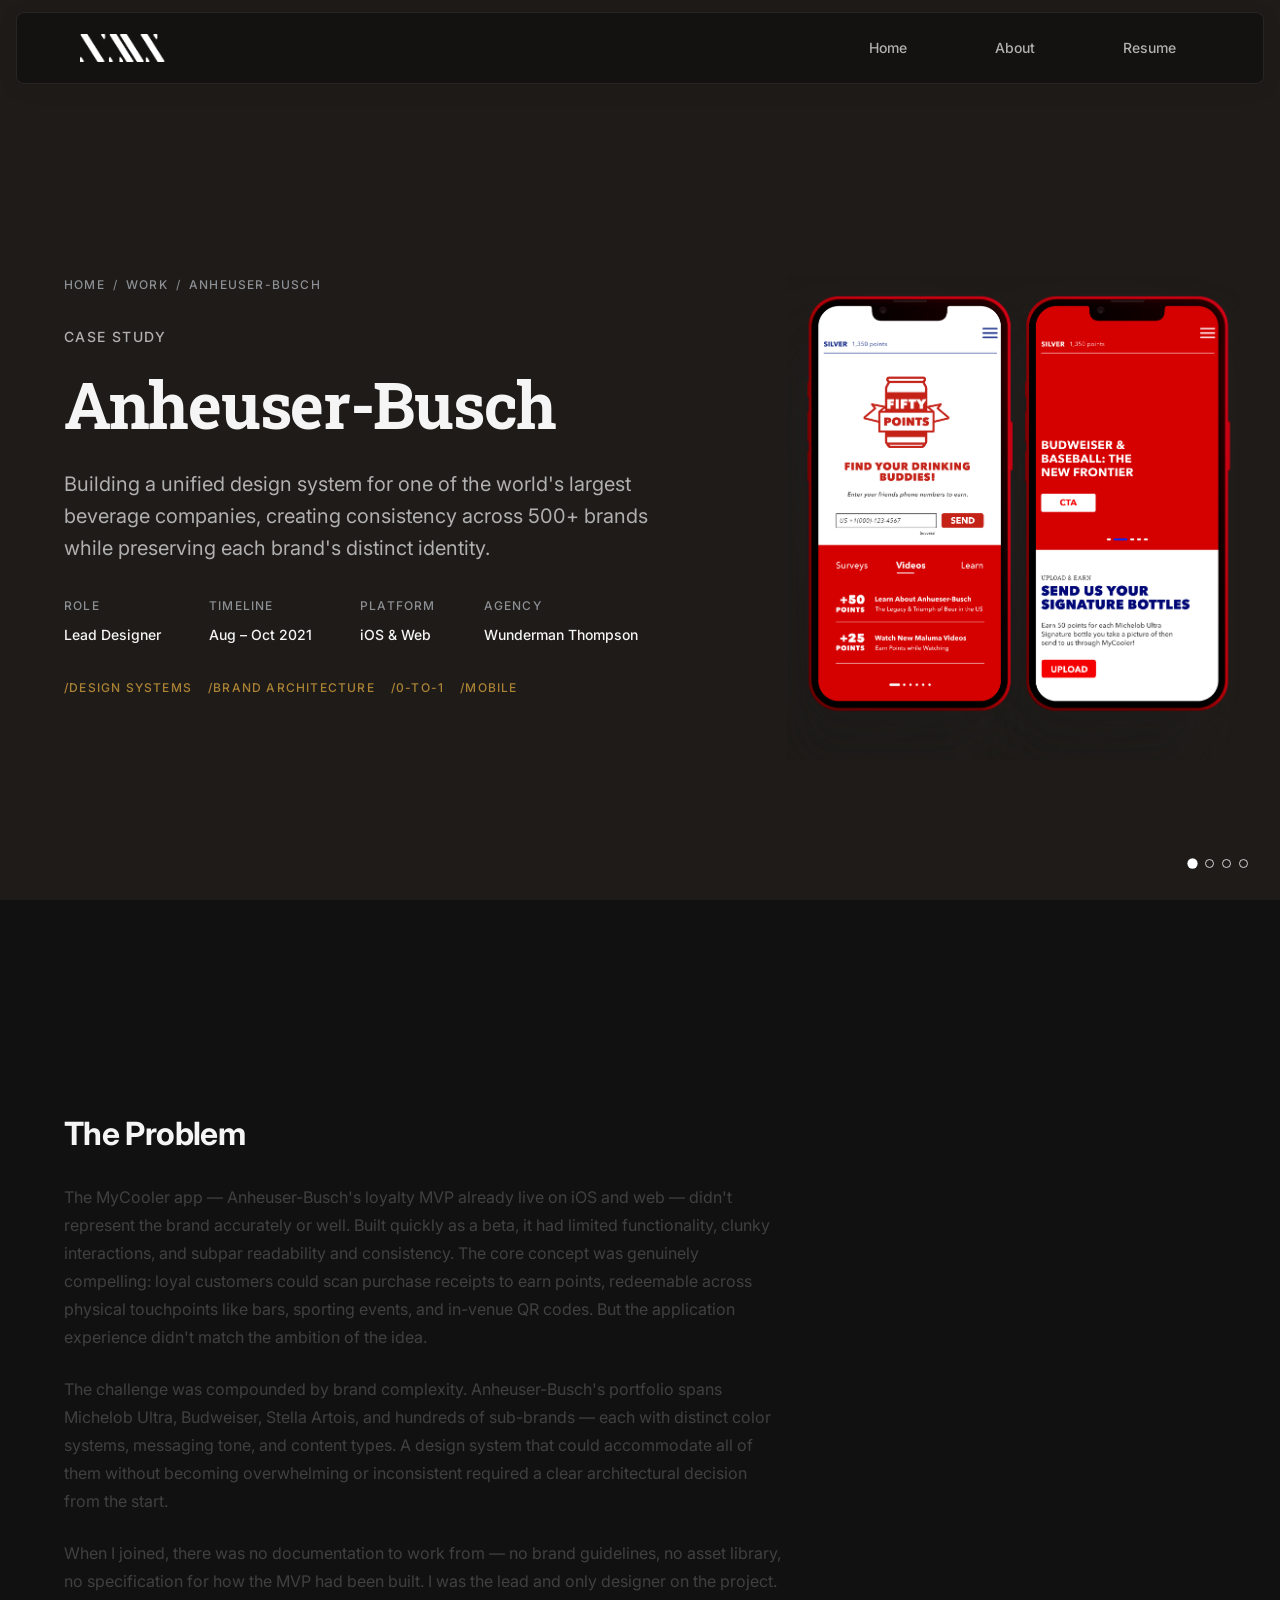
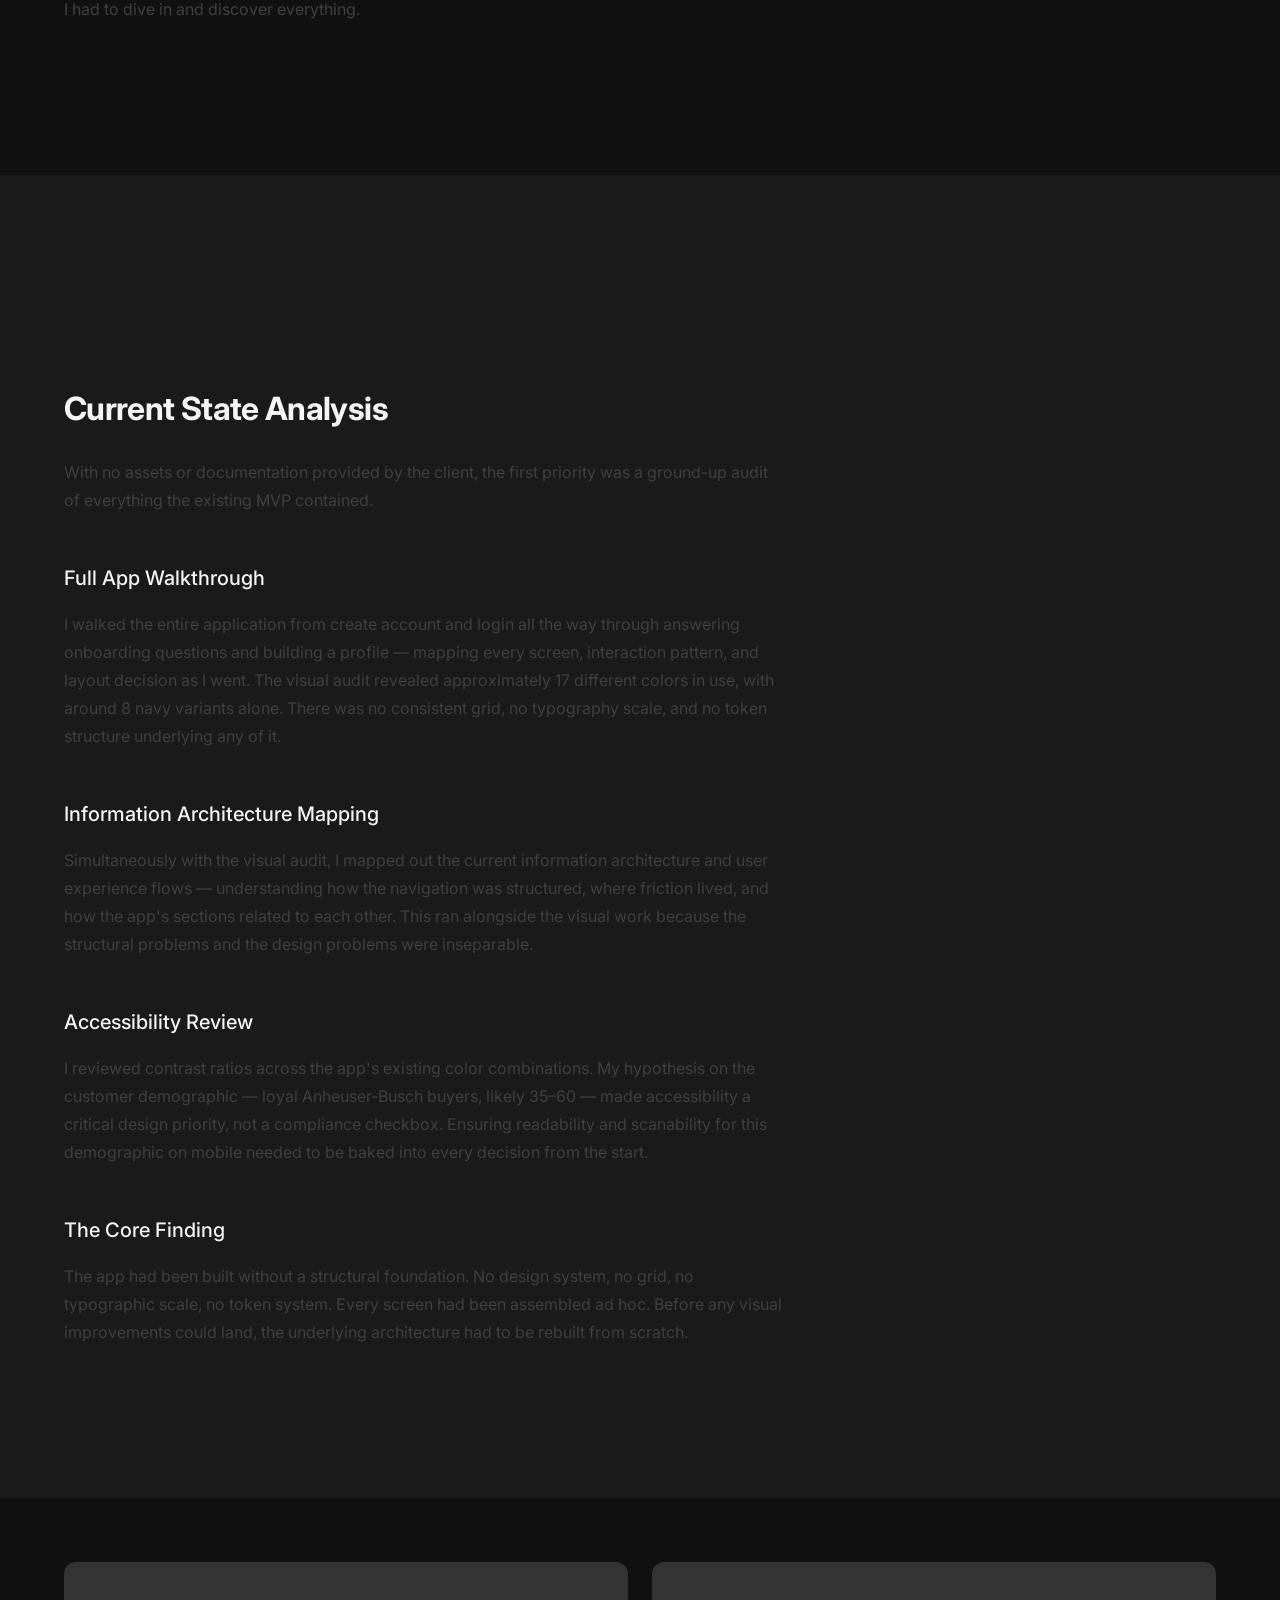
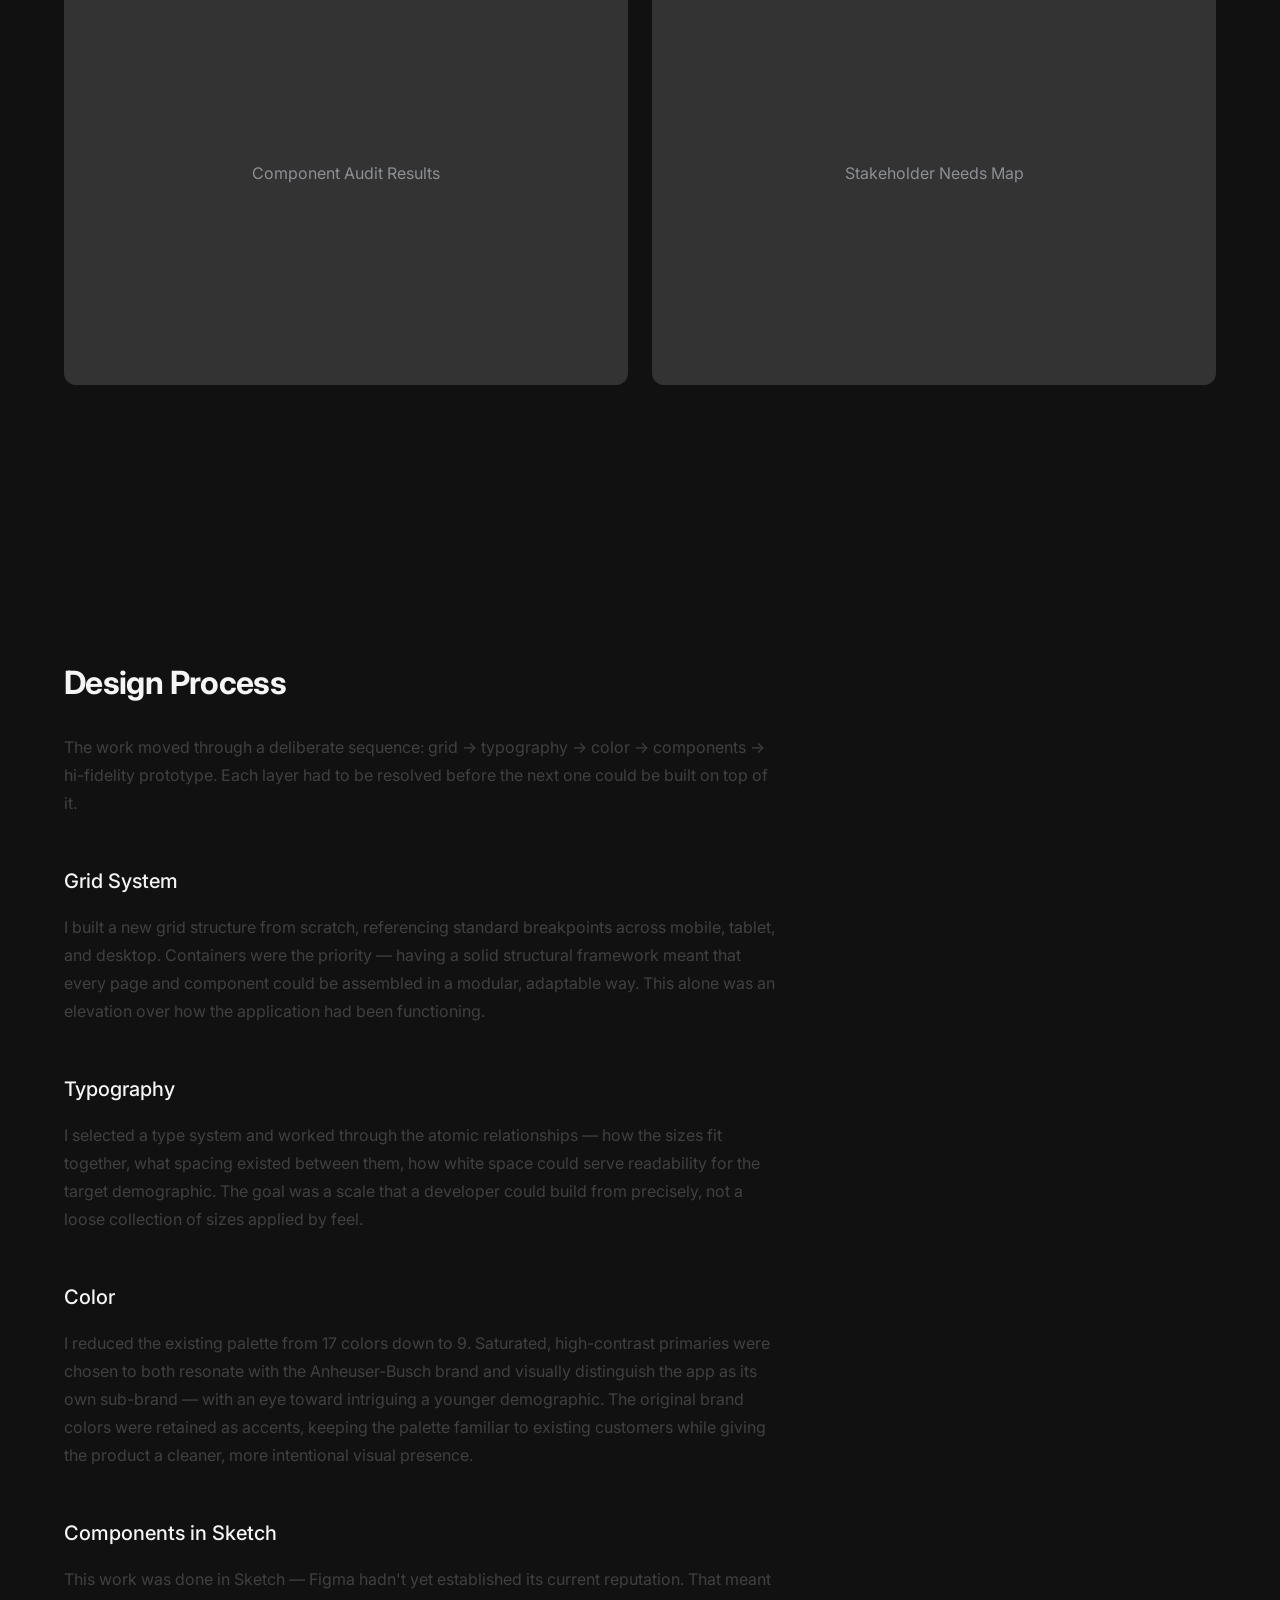
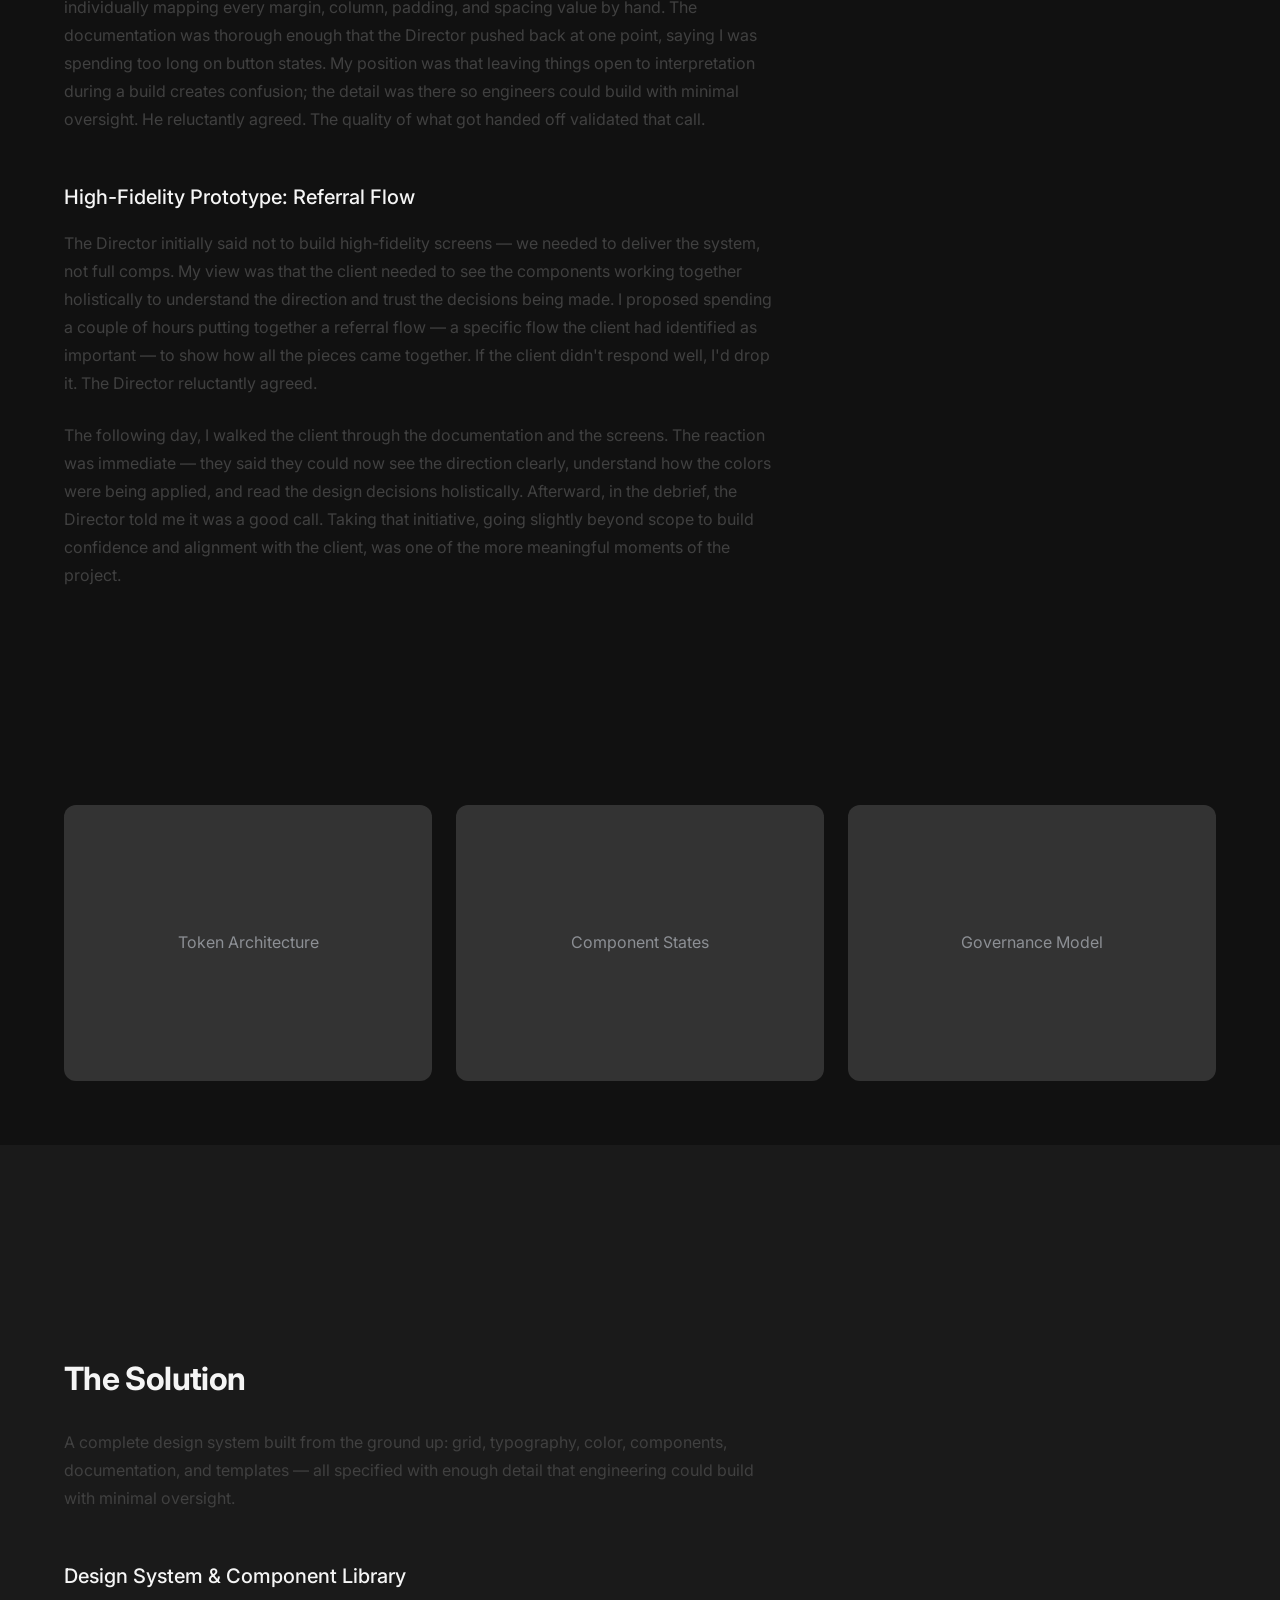
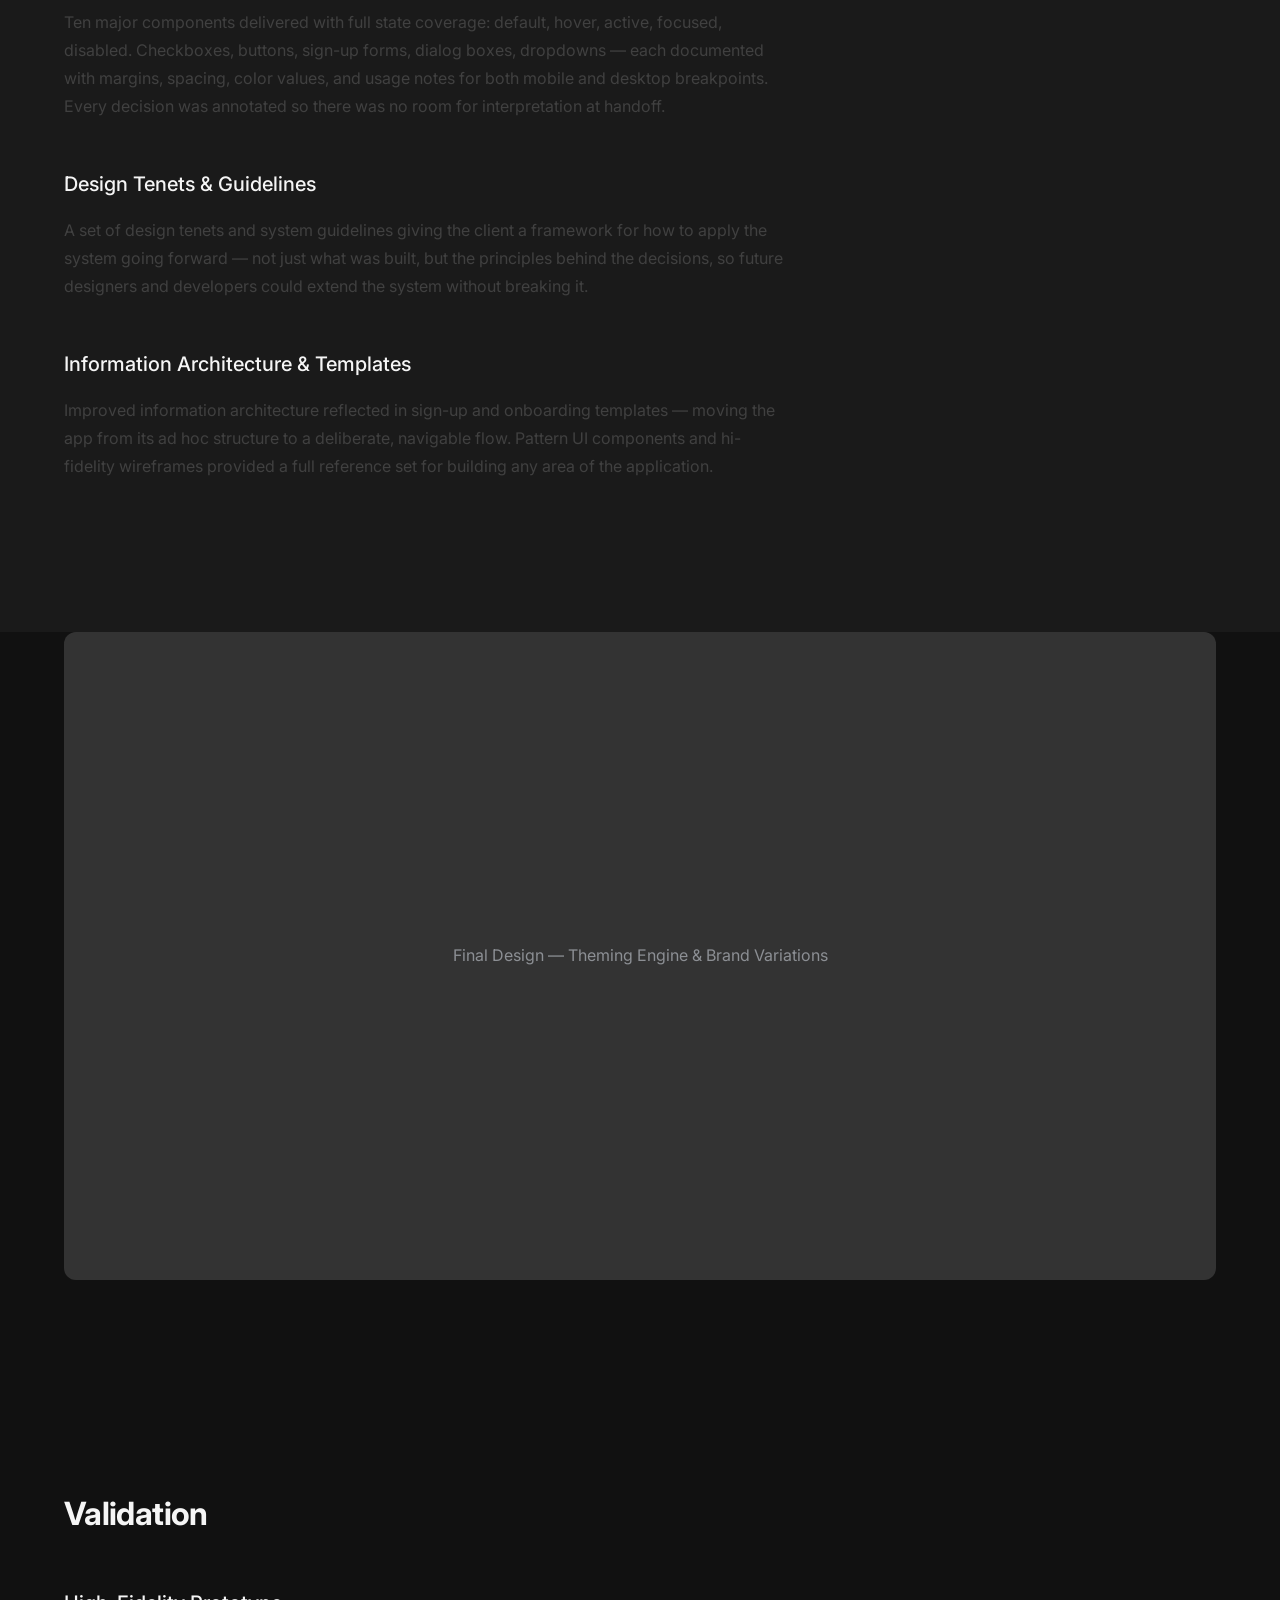
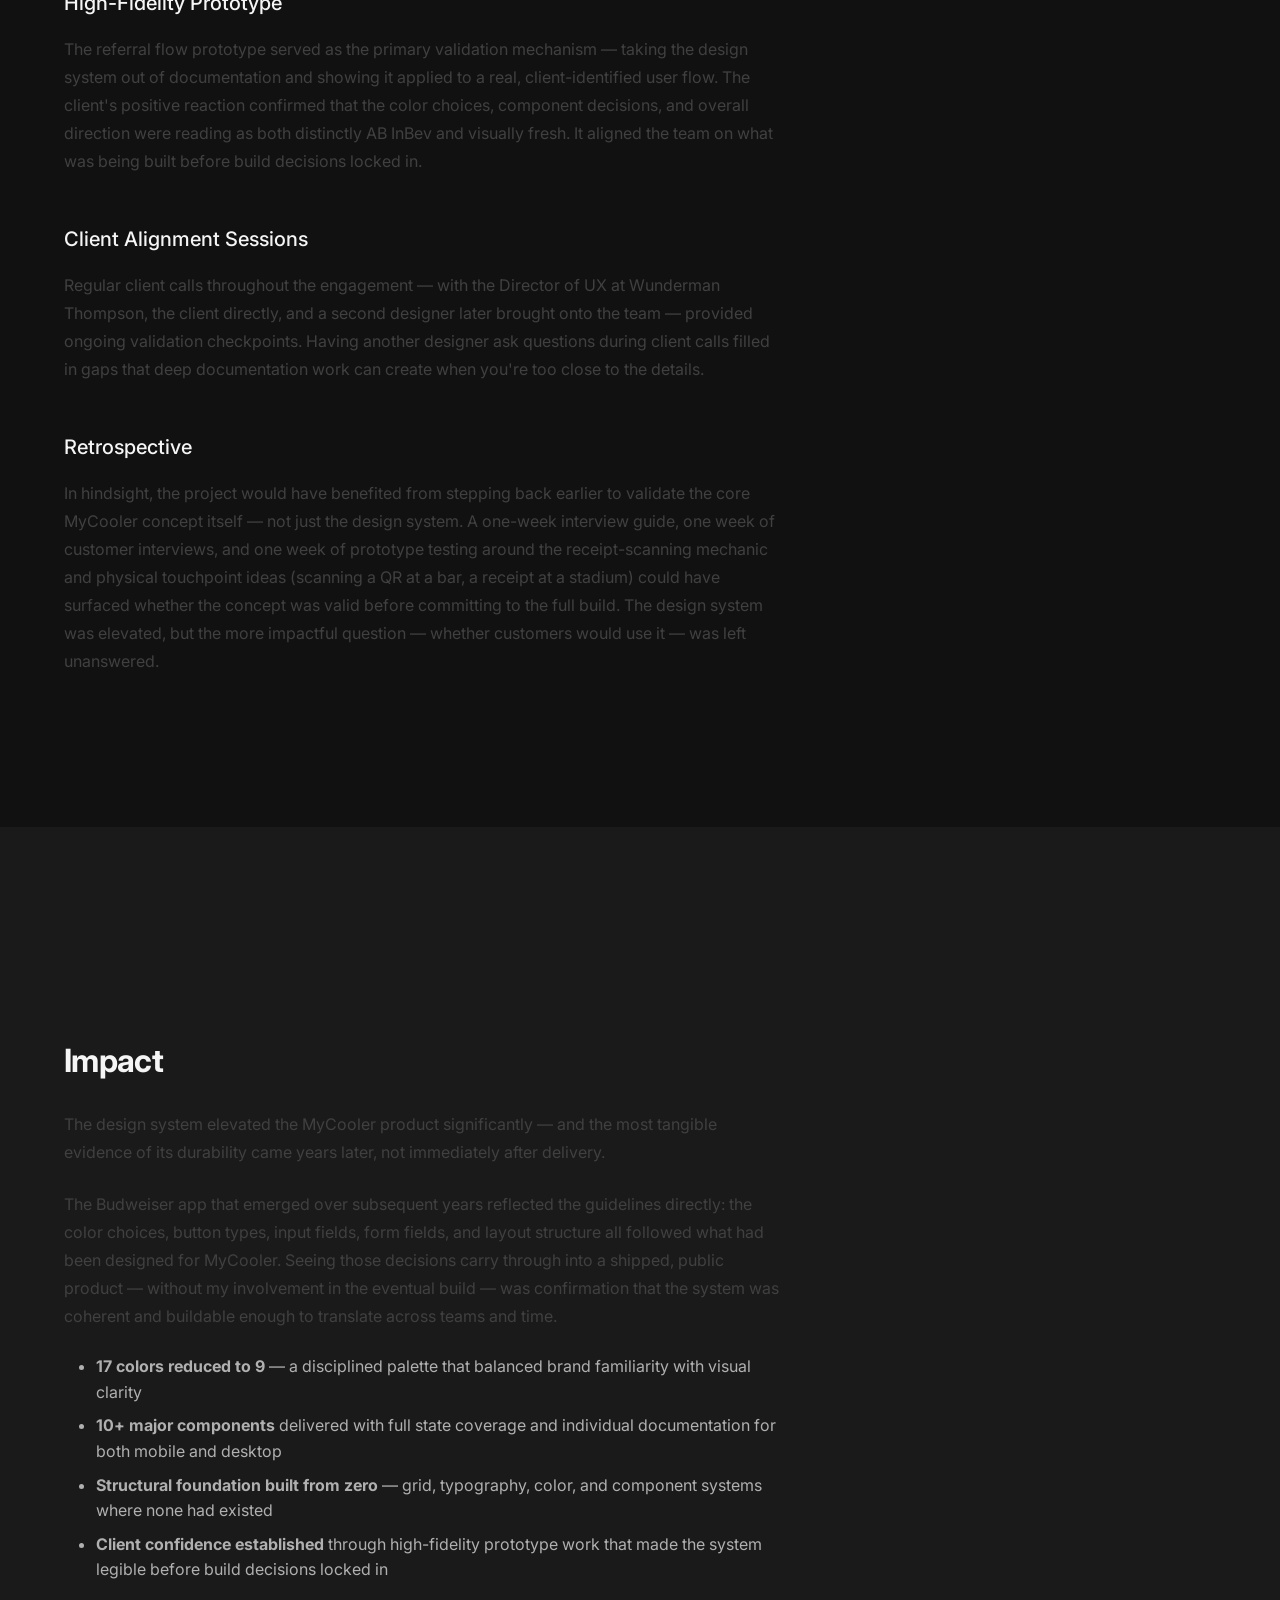
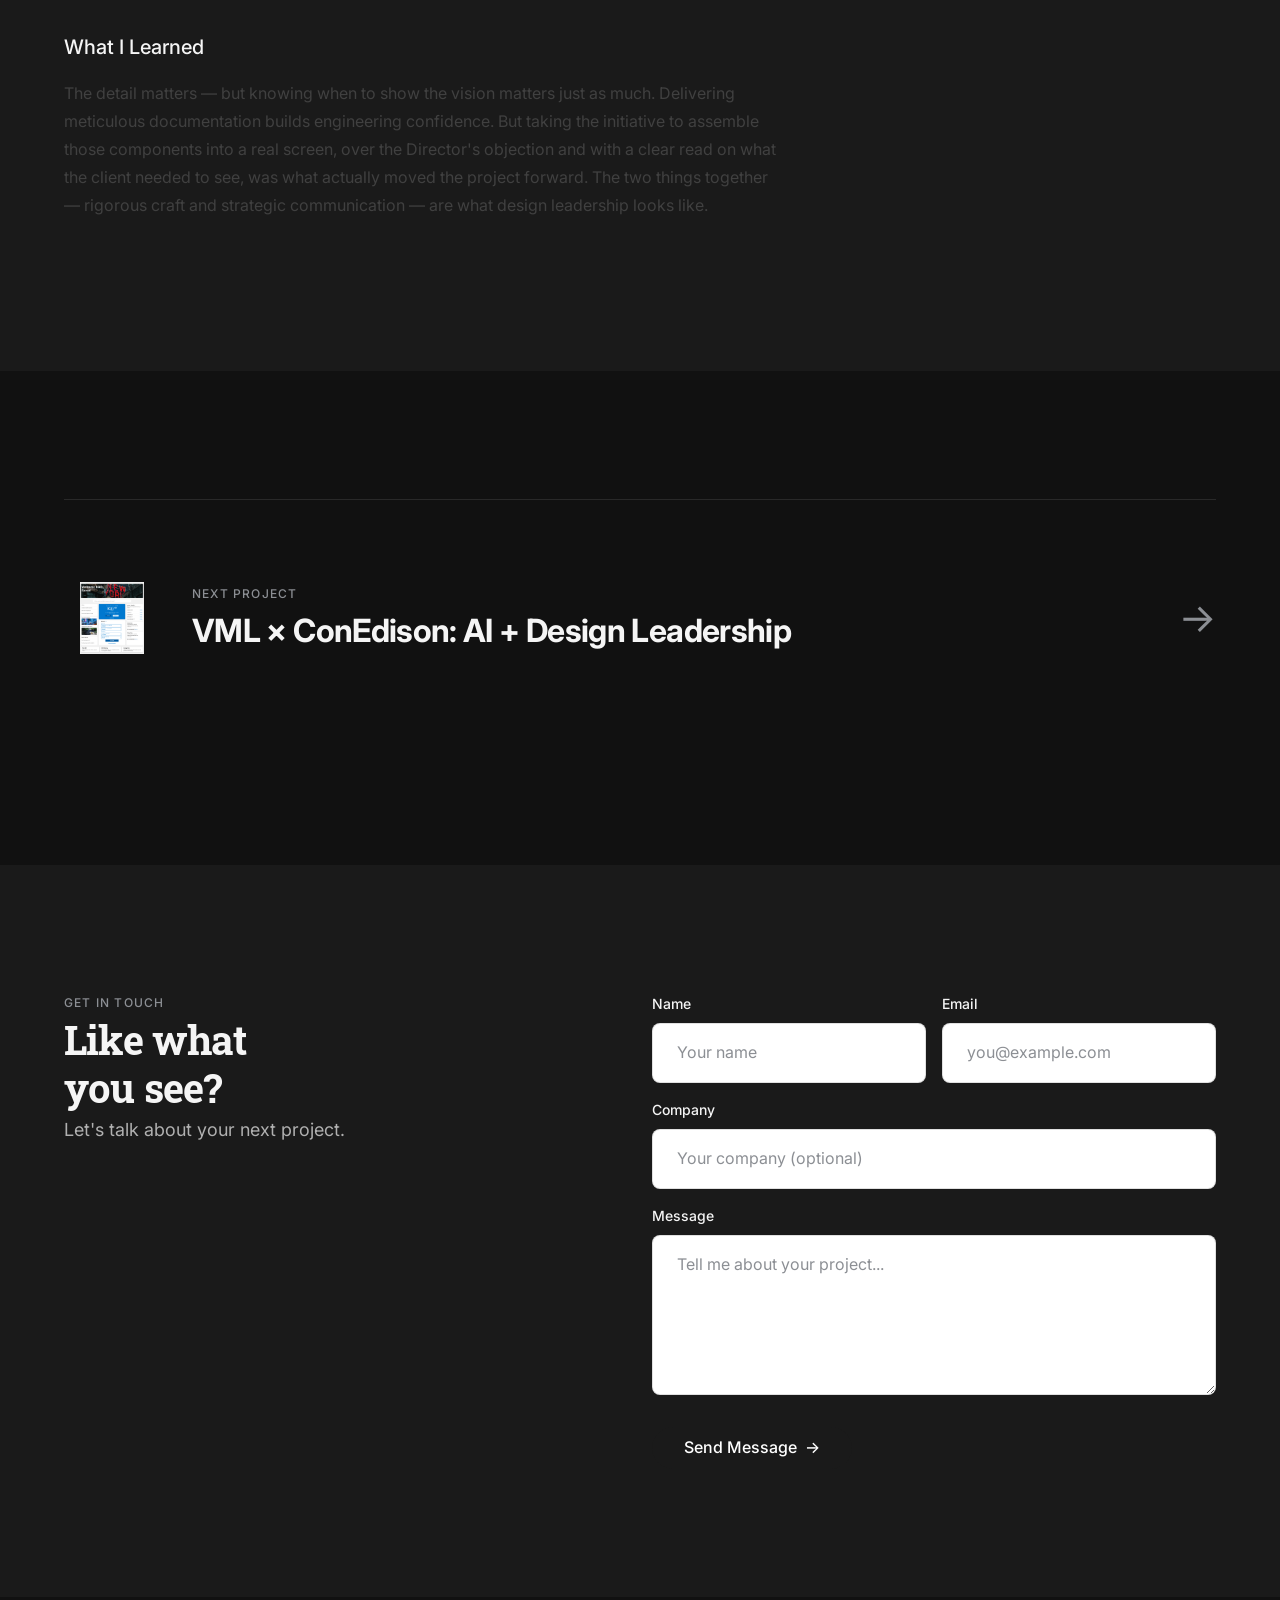
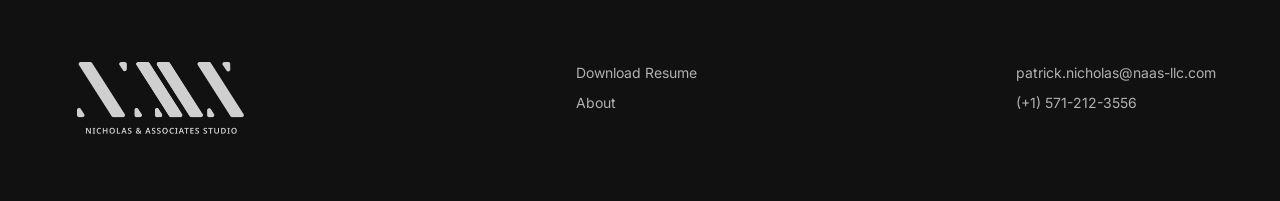
<file: projects/project-3.html>
<!DOCTYPE html>
<html lang="en">
<head>
  <meta charset="UTF-8">
  <meta name="viewport" content="width=device-width, initial-scale=1.0">
  <title>Anheuser-Busch — NAAS, LLC</title>
  <meta name="description" content="Case study: Building a unified design system across Anheuser-Busch's portfolio of 500+ brands.">
  <meta property="og:type" content="website">
  <meta property="og:url" content="https://naas-llc.netlify.app/projects/project-3.html">
  <meta property="og:title" content="Anheuser-Busch — NAAS, LLC">
  <meta property="og:description" content="Case study: Building a unified design system across Anheuser-Busch's portfolio of 500+ brands.">
  <meta property="og:image" content="https://naas-llc.netlify.app/assets/images/og-image.png">
  <meta name="twitter:card" content="summary_large_image">
  <meta name="twitter:title" content="Anheuser-Busch — NAAS, LLC">
  <meta name="twitter:description" content="Case study: Building a unified design system across Anheuser-Busch's portfolio of 500+ brands.">
  <meta name="twitter:image" content="https://naas-llc.netlify.app/assets/images/og-image.png">
  <link rel="preconnect" href="https://fonts.googleapis.com">
  <link rel="preconnect" href="https://fonts.gstatic.com" crossorigin>
  <link href="https://fonts.googleapis.com/css2?family=Roboto+Slab:wght@400;700&family=Newsreader:ital,opsz,wght@0,6..72,200..800;1,6..72,200..800&family=Inter:wght@400;500;600;700&family=JetBrains+Mono:wght@400;500&display=swap" rel="stylesheet">
  <link rel="stylesheet" href="../css/main.css?v=20260459">
  <link rel="stylesheet" href="../css/case-study.css?v=20260488">
</head>
<body>

  <div class="cs-progress" aria-hidden="true"></div>

  <a href="#main-content" class="skip-link">Skip to content</a>

  <!-- Navigation -->
  <nav class="nav">
    <div class="container nav__inner">
      <a href="../index.html" class="nav__logo" aria-label="NAAS, LLC — Home">
        <img src="../assets/images/naas-logo-lt.png" alt="NAAS, LLC" class="nav__logo-img">
      </a>
      <div class="nav__links">
        <a href="../index.html" class="nav__link">Home</a>
        <a href="../about.html" class="nav__link">About</a>
        <a href="../resume.html" class="nav__link">Resume</a>
      </div>
      <button class="nav__toggle" aria-label="Toggle navigation">
        <span></span>
        <span></span>
        <span></span>
      </button>
    </div>
  </nav>

  <main id="main-content" style="--cs-accent: #C5963A;">

  <!-- ============================================================
       1. HOOK — Hero
       ============================================================ -->
  <section class="hero hero--project hero--warm hero--split">

    <div class="hero__panel-text">

      <nav class="hero__breadcrumb" aria-label="Breadcrumb">
        <a href="../index.html">Home</a>
        <span class="hero__breadcrumb-sep">/</span>
        <a href="../index.html#projects">Work</a>
        <span class="hero__breadcrumb-sep">/</span>
        <span>Anheuser-Busch</span>
      </nav>

      <p class="hero__eyebrow" style="margin-top: var(--space-lg);">Case Study</p>
      <h1 class="hero__title">Anheuser-Busch</h1>
      <p class="hero__subtitle">
        Building a unified design system for one of the world's largest
        beverage companies, creating consistency across 500+ brands
        while preserving each brand's distinct identity.
      </p>
      <div class="hero__meta">
        <div class="hero__meta-item">
          <span class="hero__meta-label">Role</span>
          <span class="hero__meta-value">Lead Designer</span>
        </div>
        <div class="hero__meta-item">
          <span class="hero__meta-label">Timeline</span>
          <span class="hero__meta-value">Aug – Oct 2021</span>
        </div>
        <div class="hero__meta-item">
          <span class="hero__meta-label">Platform</span>
          <span class="hero__meta-value">iOS & Web</span>
        </div>
        <div class="hero__meta-item">
          <span class="hero__meta-label">Agency</span>
          <span class="hero__meta-value">Wunderman Thompson</span>
        </div>
      </div>

      <div class="hero__tags" aria-label="Project disciplines">
        <span class="hero__tag">/Design Systems</span>
        <span class="hero__tag">/Brand Architecture</span>
        <span class="hero__tag">/0-to-1</span>
        <span class="hero__tag">/Mobile</span>
      </div>

    </div>

    <div class="hero__panel-visual">
      <div class="hero__visual-carousel hero__visual-carousel--slide-ttb">
        <div class="hero__visual-slide is-active">
          <img src="../assets/images/ABI-project-hero-1.png" alt="Anheuser-Busch product screens">
        </div>
        <div class="hero__visual-slide">
          <img src="../assets/images/ABI-project-hero-2.png" alt="Anheuser-Busch product screens">
        </div>
        <div class="hero__visual-slide">
          <img src="../assets/images/ABI-project-hero-3.png" alt="Anheuser-Busch product screens">
        </div>
        <div class="hero__visual-slide">
          <img src="../assets/images/ABI-project-hero-4.png" alt="Anheuser-Busch product screens">
        </div>
      </div>
      <div class="hero__visual-dots" role="tablist" aria-label="Carousel image navigation">
        <button class="hero__visual-dot is-active" type="button" aria-label="Show image 1" aria-selected="true"></button>
        <button class="hero__visual-dot" type="button" aria-label="Show image 2" aria-selected="false"></button>
        <button class="hero__visual-dot" type="button" aria-label="Show image 3" aria-selected="false"></button>
        <button class="hero__visual-dot" type="button" aria-label="Show image 4" aria-selected="false"></button>
      </div>
    </div>

  </section>

  <!-- ============================================================
       2. PROBLEM — Business Context & User Pain Points
       ============================================================ -->
  <section class="section">
    <div class="container grid">
      <div class="col-8 tab-col-12">
        <div class="prose">
          <h2>The Problem</h2>
          <p>
            The MyCooler app — Anheuser-Busch's loyalty MVP already live on iOS and
            web — didn't represent the brand accurately or well. Built quickly as a
            beta, it had limited functionality, clunky interactions, and subpar
            readability and consistency. The core concept was genuinely compelling:
            loyal customers could scan purchase receipts to earn points, redeemable
            across physical touchpoints like bars, sporting events, and in-venue QR
            codes. But the application experience didn't match the ambition of the idea.
          </p>
          <p>
            The challenge was compounded by brand complexity. Anheuser-Busch's portfolio
            spans Michelob Ultra, Budweiser, Stella Artois, and hundreds of sub-brands —
            each with distinct color systems, messaging tone, and content types. A design
            system that could accommodate all of them without becoming overwhelming or
            inconsistent required a clear architectural decision from the start.
          </p>
          <p>
            When I joined, there was no documentation to work from — no brand guidelines,
            no asset library, no specification for how the MVP had been built. I was the
            lead and only designer on the project. I had to dive in and discover everything.
          </p>
        </div>
      </div>
    </div>
  </section>

  <!-- ============================================================
       3. RESEARCH — Methodology & Key Findings
       ============================================================ -->
  <section class="section section--alt">
    <div class="container grid">
      <div class="col-8 tab-col-12">
        <div class="prose">
          <h2>Current State Analysis</h2>
          <p>
            With no assets or documentation provided by the client, the first priority
            was a ground-up audit of everything the existing MVP contained.
          </p>

          <h3>Full App Walkthrough</h3>
          <p>
            I walked the entire application from create account and login all the way
            through answering onboarding questions and building a profile — mapping
            every screen, interaction pattern, and layout decision as I went. The
            visual audit revealed approximately 17 different colors in use, with
            around 8 navy variants alone. There was no consistent grid, no typography
            scale, and no token structure underlying any of it.
          </p>

          <h3>Information Architecture Mapping</h3>
          <p>
            Simultaneously with the visual audit, I mapped out the current information
            architecture and user experience flows — understanding how the navigation
            was structured, where friction lived, and how the app's sections related
            to each other. This ran alongside the visual work because the structural
            problems and the design problems were inseparable.
          </p>

          <h3>Accessibility Review</h3>
          <p>
            I reviewed contrast ratios across the app's existing color combinations.
            My hypothesis on the customer demographic — loyal Anheuser-Busch buyers,
            likely 35–60 — made accessibility a critical design priority, not a
            compliance checkbox. Ensuring readability and scanability for this
            demographic on mobile needed to be baked into every decision from the start.
          </p>

          <h3>The Core Finding</h3>
          <p>
            The app had been built without a structural foundation. No design system,
            no grid, no typographic scale, no token system. Every screen had been
            assembled ad hoc. Before any visual improvements could land, the underlying
            architecture had to be rebuilt from scratch.
          </p>
        </div>
      </div>
    </div>
  </section>

  <!-- Research Image Grid -->
  <section style="padding-bottom: var(--space-10);">
    <div class="container">
      <div class="image-grid image-grid--2">
        <div class="image-grid__item">
          <div style="width:100%;height:100%;display:flex;align-items:center;justify-content:center;color:var(--color-text-tertiary);font-size:var(--text-sm);">Component Audit Results</div>
        </div>
        <div class="image-grid__item">
          <div style="width:100%;height:100%;display:flex;align-items:center;justify-content:center;color:var(--color-text-tertiary);font-size:var(--text-sm);">Stakeholder Needs Map</div>
        </div>
      </div>
    </div>
  </section>

  <!-- ============================================================
       4. PROCESS — Design Exploration & Iteration
       ============================================================ -->
  <section class="section">
    <div class="container grid">
      <div class="col-8 tab-col-12">
        <div class="prose">
          <h2>Design Process</h2>
          <p>
            The work moved through a deliberate sequence: grid → typography → color →
            components → hi-fidelity prototype. Each layer had to be resolved before
            the next one could be built on top of it.
          </p>

          <h3>Grid System</h3>
          <p>
            I built a new grid structure from scratch, referencing standard breakpoints
            across mobile, tablet, and desktop. Containers were the priority — having
            a solid structural framework meant that every page and component could be
            assembled in a modular, adaptable way. This alone was an elevation over
            how the application had been functioning.
          </p>

          <h3>Typography</h3>
          <p>
            I selected a type system and worked through the atomic relationships —
            how the sizes fit together, what spacing existed between them, how white
            space could serve readability for the target demographic. The goal was
            a scale that a developer could build from precisely, not a loose collection
            of sizes applied by feel.
          </p>

          <h3>Color</h3>
          <p>
            I reduced the existing palette from 17 colors down to 9. Saturated,
            high-contrast primaries were chosen to both resonate with the Anheuser-Busch
            brand and visually distinguish the app as its own sub-brand — with an eye
            toward intriguing a younger demographic. The original brand colors were
            retained as accents, keeping the palette familiar to existing customers
            while giving the product a cleaner, more intentional visual presence.
          </p>

          <h3>Components in Sketch</h3>
          <p>
            This work was done in Sketch — Figma hadn't yet established its current
            reputation. That meant individually mapping every margin, column, padding,
            and spacing value by hand. The documentation was thorough enough that the
            Director pushed back at one point, saying I was spending too long on button
            states. My position was that leaving things open to interpretation during
            a build creates confusion; the detail was there so engineers could build
            with minimal oversight. He reluctantly agreed. The quality of what got
            handed off validated that call.
          </p>

          <h3>High-Fidelity Prototype: Referral Flow</h3>
          <p>
            The Director initially said not to build high-fidelity screens — we needed
            to deliver the system, not full comps. My view was that the client needed
            to see the components working together holistically to understand the
            direction and trust the decisions being made. I proposed spending a couple
            of hours putting together a referral flow — a specific flow the client had
            identified as important — to show how all the pieces came together. If the
            client didn't respond well, I'd drop it. The Director reluctantly agreed.
          </p>
          <p>
            The following day, I walked the client through the documentation and the
            screens. The reaction was immediate — they said they could now see the
            direction clearly, understand how the colors were being applied, and read
            the design decisions holistically. Afterward, in the debrief, the Director
            told me it was a good call. Taking that initiative, going slightly beyond
            scope to build confidence and alignment with the client, was one of the
            more meaningful moments of the project.
          </p>
        </div>
      </div>
    </div>
  </section>

  <!-- Process Image Grid -->
  <div class="container">
    <div class="image-grid image-grid--3">
      <div class="image-grid__item">
        <div style="width:100%;height:100%;display:flex;align-items:center;justify-content:center;color:var(--color-text-tertiary);font-size:var(--text-sm);">Token Architecture</div>
      </div>
      <div class="image-grid__item">
        <div style="width:100%;height:100%;display:flex;align-items:center;justify-content:center;color:var(--color-text-tertiary);font-size:var(--text-sm);">Component States</div>
      </div>
      <div class="image-grid__item">
        <div style="width:100%;height:100%;display:flex;align-items:center;justify-content:center;color:var(--color-text-tertiary);font-size:var(--text-sm);">Governance Model</div>
      </div>
    </div>
  </div>

  <!-- ============================================================
       5. SOLUTION — Final Designs & Rationale
       ============================================================ -->
  <section class="section section--alt">
    <div class="container grid">
      <div class="col-8 tab-col-12">
        <div class="prose">
          <h2>The Solution</h2>
          <p>
            A complete design system built from the ground up: grid, typography,
            color, components, documentation, and templates — all specified with
            enough detail that engineering could build with minimal oversight.
          </p>

          <h3>Design System &amp; Component Library</h3>
          <p>
            Ten major components delivered with full state coverage: default, hover,
            active, focused, disabled. Checkboxes, buttons, sign-up forms, dialog
            boxes, dropdowns — each documented with margins, spacing, color values,
            and usage notes for both mobile and desktop breakpoints. Every decision
            was annotated so there was no room for interpretation at handoff.
          </p>

          <h3>Design Tenets &amp; Guidelines</h3>
          <p>
            A set of design tenets and system guidelines giving the client a framework
            for how to apply the system going forward — not just what was built, but
            the principles behind the decisions, so future designers and developers
            could extend the system without breaking it.
          </p>

          <h3>Information Architecture &amp; Templates</h3>
          <p>
            Improved information architecture reflected in sign-up and onboarding
            templates — moving the app from its ad hoc structure to a deliberate,
            navigable flow. Pattern UI components and hi-fidelity wireframes provided
            a full reference set for building any area of the application.
          </p>
        </div>
      </div>
    </div>
  </section>

  <!-- Solution Full-Width Image -->
  <section style="padding-bottom: var(--space-10);">
    <div class="container">
      <div class="hero__image" style="aspect-ratio: 16/9;">
        <div style="width:100%;height:100%;display:flex;align-items:center;justify-content:center;color:var(--color-text-tertiary);font-size:var(--text-sm);">Final Design — Theming Engine & Brand Variations</div>
      </div>
    </div>
  </section>

  <!-- ============================================================
       6. VALIDATION — Testing & Iteration
       ============================================================ -->
  <section class="section">
    <div class="container grid">
      <div class="col-8 tab-col-12">
        <div class="prose">
          <h2>Validation</h2>

          <h3>High-Fidelity Prototype</h3>
          <p>
            The referral flow prototype served as the primary validation mechanism —
            taking the design system out of documentation and showing it applied to
            a real, client-identified user flow. The client's positive reaction
            confirmed that the color choices, component decisions, and overall
            direction were reading as both distinctly AB InBev and visually fresh.
            It aligned the team on what was being built before build decisions locked in.
          </p>

          <h3>Client Alignment Sessions</h3>
          <p>
            Regular client calls throughout the engagement — with the Director of UX
            at Wunderman Thompson, the client directly, and a second designer later
            brought onto the team — provided ongoing validation checkpoints. Having
            another designer ask questions during client calls filled in gaps that
            deep documentation work can create when you're too close to the details.
          </p>

          <h3>Retrospective</h3>
          <p>
            In hindsight, the project would have benefited from stepping back earlier
            to validate the core MyCooler concept itself — not just the design system.
            A one-week interview guide, one week of customer interviews, and one week
            of prototype testing around the receipt-scanning mechanic and physical
            touchpoint ideas (scanning a QR at a bar, a receipt at a stadium) could
            have surfaced whether the concept was valid before committing to the full
            build. The design system was elevated, but the more impactful question —
            whether customers would use it — was left unanswered.
          </p>
        </div>
      </div>
    </div>
  </section>

  <!-- ============================================================
       7. IMPACT — Quantitative Results
       ============================================================ -->
  <section class="section section--alt">
    <div class="container grid">
      <div class="col-8 tab-col-12">
        <div class="prose">
          <h2>Impact</h2>
          <p>
            The design system elevated the MyCooler product significantly —
            and the most tangible evidence of its durability came years later,
            not immediately after delivery.
          </p>
          <p>
            The Budweiser app that emerged over subsequent years reflected the
            guidelines directly: the color choices, button types, input fields,
            form fields, and layout structure all followed what had been designed
            for MyCooler. Seeing those decisions carry through into a shipped,
            public product — without my involvement in the eventual build — was
            confirmation that the system was coherent and buildable enough to
            translate across teams and time.
          </p>
          <ul>
            <li><strong>17 colors reduced to 9</strong> — a disciplined palette that balanced brand familiarity with visual clarity</li>
            <li><strong>10+ major components</strong> delivered with full state coverage and individual documentation for both mobile and desktop</li>
            <li><strong>Structural foundation built from zero</strong> — grid, typography, color, and component systems where none had existed</li>
            <li><strong>Client confidence established</strong> through high-fidelity prototype work that made the system legible before build decisions locked in</li>
          </ul>

          <h3>What I Learned</h3>
          <p>
            The detail matters — but knowing when to show the vision matters
            just as much. Delivering meticulous documentation builds engineering
            confidence. But taking the initiative to assemble those components
            into a real screen, over the Director's objection and with a clear
            read on what the client needed to see, was what actually moved the
            project forward. The two things together — rigorous craft and
            strategic communication — are what design leadership looks like.
          </p>
        </div>
      </div>
    </div>
  </section>

  <!-- Next Project -->
  <section class="section">
    <div class="container">
      <a href="project-4.html" class="next-project">
        <div class="next-project__inner">
          <div class="next-project__image">
            <img src="../assets/images/coned-slide-1.png" alt="VML × ConEdison">
          </div>
          <div class="next-project__text">
            <span class="next-project__label">Next Project</span>
            <h3 class="next-project__title">VML &times; ConEdison: AI + Design Leadership</h3>
          </div>
          <span class="next-project__arrow">&rarr;</span>
        </div>
      </a>
    </div>
  </section>

  <!-- Contact Form -->
  <section class="contact section--alt" id="contact">
    <div class="container">
      <div class="grid">
        <div class="col-5 tab-col-12">
          <p class="section__eyebrow">Get in Touch</p>
          <h2 class="section__title">Like what<br>you see?</h2>
          <p class="section__subtitle mt-2">Let's talk about your next project.</p>
        </div>
        <div class="col-6 col-start-7 tab-col-12">
          <form class="contact__form" novalidate>
            <div class="form-row">
              <div class="form-group">
                <label class="form-group__label" for="contact-name">Name</label>
                <input class="form-group__input" type="text" id="contact-name" name="name" placeholder="Your name" required>
              </div>
              <div class="form-group">
                <label class="form-group__label" for="contact-email">Email</label>
                <input class="form-group__input" type="email" id="contact-email" name="email" placeholder="you@example.com" required>
              </div>
            </div>
            <div class="form-group">
              <label class="form-group__label" for="contact-company">Company</label>
              <input class="form-group__input" type="text" id="contact-company" name="company" placeholder="Your company (optional)">
            </div>
            <div class="form-group">
              <label class="form-group__label" for="contact-message">Message</label>
              <textarea class="form-group__textarea" id="contact-message" name="message" placeholder="Tell me about your project..." required></textarea>
            </div>
            <div class="form-message"></div>
            <button type="submit" class="btn btn--primary btn--lg contact__submit">Send Message <span class="btn__arrow">&rarr;</span></button>
          </form>
        </div>
      </div>
    </div>
  </section>

  </main>

  <!-- Footer -->
  <footer class="footer">
    <div class="container footer__inner">
      <div class="footer__brand">
        <a href="../index.html" aria-label="NAAS, LLC — Home">
          <img src="../assets/images/logo-white-footer.png" alt="NAAS, LLC" class="footer__logo-img">
        </a>
        
      </div>
      <div class="footer__links">
        <a href="../assets/files/Patrick-Nicholas_Resume2026.pdf" class="footer__link" download="Patrick-Nicholas_Resume2026.pdf">Download Resume</a>
        <a href="../about.html" class="footer__link">About</a>
      </div>
      <div class="footer__contact">
        <span class="footer__contact-item"><a href="mailto:patrick.nicholas@naas-llc.com">patrick.nicholas@naas-llc.com</a></span>
        <span class="footer__contact-item"><a href="tel:+15712123556">(+1) 571-212-3556</a></span>
      </div>
    </div>
  </footer>

  <script src="../js/main.js?v=20260471"></script>
</body>
</html>
</file>
<file: css/main.css>
/* ==========================================================================
   Main — Import all stylesheets
   ========================================================================== */
@import url('tokens.css?v=20260455');
@import url('grid.css?v=20260450');
@import url('base.css?v=20260453');
@import url('components.css?v=20260465');
</file>
<file: css/case-study.css>
/* ==========================================================================
   Case Study Layout — cs-* components
   Used by project-4.html (and future case studies).

   Per-project accent color: set --cs-accent on <main>.
   e.g. <main style="--cs-accent: #0060AF;">

   All components respect body.theme--light via semantic tokens.
   ========================================================================== */

/* ================================================================
   CUSTOM PROPERTY DEFAULTS
   ================================================================ */
:root {
  --cs-accent:          #2563EB;         /* fallback — overridden per project */
  --cs-accent-dim:      rgba(37, 99, 235, 0.12);
  --cs-section-py:      var(--space-5xl);
  --cs-chapter-py:      var(--space-3xl);
  --cs-split-gap:       var(--space-5xl);
  --cs-split-col-text:  7fr;
  --cs-split-col-vis:   5fr;
}


/* ================================================================
   CS-INTRO — Overview + Meta 2-col block
   ================================================================ */
.cs-intro {
  padding: var(--cs-section-py) 0 var(--space-4xl);
  background-color: var(--color-bg);
  transition: background-color var(--duration-theme);
}

.cs-intro__inner {
  display: grid;
  grid-template-columns: 1fr 1fr;
  gap: var(--space-4xl) var(--space-4xl);
  align-items: start;
}

.cs-intro__overview-label {
  font-size: var(--text-caption);
  font-weight: var(--fw-emphasis);
  letter-spacing: var(--tracking-overline);
  text-transform: uppercase;
  color: var(--cs-accent);
  margin-bottom: var(--space-sm);
}

.cs-intro__text {
  font-size: var(--text-body-lg);
  line-height: var(--leading-prose);
  color: var(--color-text-secondary);
  max-width: 600px;
}

.cs-intro__text + .cs-intro__text {
  margin-top: var(--space-md);
}

/* Right: stacked meta list — horizontal cards instead of divider lines */
.cs-intro__meta {
  display: flex;
  flex-direction: column;
  gap: var(--space-md);
}

.cs-intro__meta-item {
  padding: 16px 16px;
  border-radius: 8px;
  /* --color-card directly, not the --card-bg alias — --card-bg doesn't
     correctly pick up body.theme--light's override when the class is
     toggled at runtime (confirmed: --color-card resolves correctly,
     --card-bg does not), so it's bypassed here. */
  background-color: var(--color-card);
  box-shadow: 0 2px 10px rgba(0, 0, 0, 0.06);
}

.cs-intro__meta-label {
  font-size: var(--text-caption);
  font-weight: var(--fw-emphasis);
  letter-spacing: var(--tracking-overline);
  text-transform: uppercase;
  color: var(--color-text-tertiary);
  margin-bottom: 4px;
}

.cs-intro__meta-value {
  font-size: var(--text-label);
  line-height: 1.5;
  color: var(--color-text-primary);
  font-weight: var(--fw-emphasis);
}

@media (max-width: 1024px) {
  .cs-intro__inner {
    grid-template-columns: 1fr;
    gap: var(--space-3xl);
  }

  .cs-intro__meta {
    flex-direction: row;
    flex-wrap: wrap;
    gap: var(--space-md);
  }

  .cs-intro__meta-item {
    flex: 1 1 calc(50% - var(--space-md));
  }
}

@media (max-width: 640px) {
  .cs-intro__meta-item {
    flex: 1 1 100%;
  }
}


/* ================================================================
   CS-STATEMENT — Large editorial pull statement
   ================================================================ */
.cs-statement {
  padding: var(--space-4xl) 0;
}

.cs-statement__text {
  font-family: 'Newsreader', Georgia, serif;
  font-style: italic;
  font-size: clamp(1.5rem, 2.5vw + 0.5rem, 2.5rem);
  line-height: 1.35;
  color: var(--color-text-primary);
  max-width: 900px;
  margin: 0 auto;
  text-align: center;
  letter-spacing: -0.01em;
}

.cs-statement__text em {
  font-style: normal;
  color: var(--cs-accent);
}


/* ================================================================
   CS-FULL-BLEED — Image with caption
   ================================================================ */
.cs-full-bleed {
  margin: var(--space-4xl) 0;
}

.cs-full-bleed__frame {
  width: 100%;
  border-radius: var(--radius-card);
  overflow: hidden;
  background-color: var(--color-surface);
  border: 1px solid var(--color-border-light);
}

.cs-full-bleed__frame img {
  display: block;
  width: 100%;
  height: auto;
  max-height: 600px;
  object-fit: contain;
  object-position: center;
}

.cs-full-bleed__caption {
  margin-top: var(--space-sm);
  font-size: var(--text-caption);
  color: var(--color-text-tertiary);
  text-align: center;
  letter-spacing: var(--tracking-wide);
}


/* ================================================================
   CS-QUOTE-FEATURE — Full-bleed blue quote block + overlapping image
   The quote box breaks out to full viewport width (100vw technique)
   regardless of its .container ancestor's max-width/padding — safe
   because html/body carry overflow-x:hidden site-wide.

   The image sits in normal flow directly after the quote box, at 50%
   width centered; it's pulled up via a negative top margin equal to
   40% of its OWN rendered height (not the container's) — percentage
   margins resolve against the containing block's width, and since
   the image has a fixed intrinsic aspect ratio, 40% of its height
   converts to a fixed percentage of that same width, so this stays
   correct at any viewport size without JS. Halving the image's width
   also halves its rendered height, so the margin is half of what a
   full-width image would need for the same 40% overlap.

   The quote box's own bottom padding gets that same percentage added
   on top of its normal 72px — without it, the box's height is purely
   content-driven (text + padding) and doesn't actually grow to
   contain the overlap, so a large overlap % just pushes the image up
   past the TOP of the box instead of showing more blue behind it.
   ================================================================ */
.cs-quote-feature {
  margin: var(--space-4xl) 0;
}

.cs-quote-feature__quote {
  background-color: #0078CF;
  color: #ffffff;
  padding: 72px 72px calc(72px + 22.49%);
  text-align: center;
  width: 100vw;
  margin-left: calc(50% - 50vw);
  margin-right: calc(50% - 50vw);
  border-radius: 0;
}

.cs-quote-feature__text {
  font-family: var(--font-heading);
  font-size: 54px;
  font-weight: 700;
  font-style: italic;
  line-height: var(--leading-display);
  letter-spacing: var(--tracking-heading);
  color: inherit;
  max-width: 900px;
  margin: 0 auto;
}

.cs-quote-feature__text em {
  font-style: normal;
}

.cs-quote-feature__image-wrap {
  position: relative;
  width: 50%;
  /* -40% of the image's own rendered height (at its new 50% width),
     expressed as a percentage of the containing block's width — see
     block comment above. coned-slide-1.png is 1400x1574. */
  margin-top: -22.49%;
  margin-left: auto;
  margin-right: auto;
  border-radius: var(--radius-card);
  overflow: hidden;
}

.cs-quote-feature__image {
  display: block;
  width: 100%;
  height: auto;
}

@media (max-width: 768px) {
  .cs-quote-feature__quote {
    padding: var(--space-xl) var(--space-xl) calc(var(--space-xl) + 35.98%);
  }

  .cs-quote-feature__image-wrap {
    width: 80%;
    margin-top: -35.98%;
  }
}


/* ================================================================
   CS-CHAPTER — Section divider with number + label
   ================================================================ */
.cs-chapter {
  display: flex;
  align-items: center;
  gap: var(--space-sm);
  padding: var(--cs-chapter-py) 0 var(--space-xl);
  border-top: 1px solid var(--cs-accent);
}

.cs-chapter__number {
  font-size: var(--text-caption);
  font-weight: var(--fw-emphasis);
  letter-spacing: var(--tracking-overline);
  color: var(--cs-accent);
  font-variant-numeric: tabular-nums;
  min-width: 2rem;
}

.cs-chapter__label {
  font-size: var(--text-h4);
  font-weight: var(--fw-heading);
  color: var(--color-text-primary);
  letter-spacing: var(--tracking-heading);
  line-height: 1.2;
}


/* ================================================================
   CS-SPLIT — Two-column text + visual section
   ================================================================ */
.cs-split {
  padding: 0 0 var(--cs-section-py);
  background-color: var(--color-bg);
  transition: background-color var(--duration-theme);
}

/* Display grid is on the section; container has display:contents to
   let the children participate directly in this grid */
.cs-split {
  display: grid;
  grid-template-columns: var(--cs-split-col-text) var(--cs-split-col-vis);
  gap: 0 var(--space-4xl);
  align-items: start;
  padding-left: var(--grid-margin);
  padding-right: var(--grid-margin);
  max-width: var(--max-width);
  margin-left: auto;
  margin-right: auto;
}

.cs-split--flip {
  grid-template-columns: var(--cs-split-col-vis) var(--cs-split-col-text);
}

/* Text column */
.cs-split__text {
  padding-top: var(--space-lg);
}

.cs-split__eyebrow {
  font-size: var(--text-caption);
  font-weight: var(--fw-emphasis);
  letter-spacing: var(--tracking-overline);
  text-transform: uppercase;
  color: var(--cs-accent);
  margin-bottom: var(--space-xs);
}

.cs-split__heading {
  font-size: var(--text-h3);
  font-weight: var(--fw-heading);
  color: var(--color-text-primary);
  line-height: var(--leading-heading);
  letter-spacing: var(--tracking-heading);
  margin-bottom: var(--space-lg);
}

.cs-split__body {
  font-size: var(--text-body);
  line-height: var(--leading-prose);
  color: var(--color-text-secondary);
}

.cs-split__body p {
  margin-bottom: var(--space-md);
}

.cs-split__body p:last-child {
  margin-bottom: 0;
}

.cs-split__body ul {
  margin-top: var(--space-md);
  margin-bottom: 0;
  padding-left: 1.25em;
  display: flex;
  flex-direction: column;
  gap: var(--space-xs);
}

.cs-split__body li {
  line-height: 1.6;
}

.cs-split__body li::marker {
  color: var(--cs-accent);
}

/* Visual column */
.cs-split__visual {
  padding-top: var(--space-lg);
  position: sticky;
  top: calc(var(--nav-height) + var(--space-lg));
}

.cs-split__image {
  width: 100%;
  min-height: 280px;
  border-radius: var(--radius-card);
  background-color: var(--color-surface);
  border: 1px solid var(--color-border-light);
  overflow: hidden;
  margin-bottom: var(--space-sm);
}

.cs-split__image img {
  display: block;
  width: 100%;
  height: 100%;
  object-fit: cover;
}

.cs-split__image-caption {
  font-size: var(--text-caption);
  color: var(--color-text-tertiary);
  line-height: 1.5;
  letter-spacing: var(--tracking-wide);
}

/* Flipped: visual moves to col 1 */
.cs-split--flip .cs-split__text {
  order: 2;
}

.cs-split--flip .cs-split__visual {
  order: 1;
}

@media (max-width: 1024px) {
  .cs-split,
  .cs-split--flip {
    display: flex;
    flex-direction: column;
    padding-left: var(--grid-margin);
    padding-right: var(--grid-margin);
    gap: var(--space-2xl);
  }

  .cs-split--flip .cs-split__text,
  .cs-split--flip .cs-split__visual {
    order: unset;
  }

  .cs-split__visual {
    position: static;
  }
}


/* ================================================================
   CS-PULL-QUOTE — Bold blockquote section
   ================================================================ */
.cs-pull-quote {
  padding: var(--space-4xl) 0;
  background-color: var(--color-bg-alt);
  border-top: 1px solid var(--color-border-light);
  border-bottom: 1px solid var(--color-border-light);
  transition: background-color var(--duration-theme),
              border-color var(--duration-theme);
}

.cs-pull-quote__text {
  font-family: 'Newsreader', Georgia, serif;
  font-style: italic;
  font-size: clamp(1.25rem, 1.5vw + 0.5rem, 1.75rem);
  line-height: 1.45;
  color: var(--color-text-primary);
  max-width: 760px;
  margin: 0 auto;
  text-align: center;
  padding-left: var(--space-2xl);
  padding-right: var(--space-2xl);
  position: relative;
}

.cs-pull-quote__text::before {
  content: '"';
  display: block;
  font-family: 'Newsreader', Georgia, serif;
  font-style: italic;
  font-size: 4rem;
  line-height: 1;
  color: var(--cs-accent);
  opacity: 0.4;
  margin-bottom: -1rem;
}

.cs-pull-quote__text strong {
  font-style: normal;
  font-weight: var(--fw-heading);
  color: var(--color-text-primary);
}


/* ================================================================
   CS-STATS — Impact metrics grid
   ================================================================ */
.cs-stats {
  padding: var(--cs-section-py) 0;
  background-color: var(--color-bg);
  transition: background-color var(--duration-theme);
}

.cs-stats__grid {
  display: grid;
  grid-template-columns: repeat(4, 1fr);
  gap: var(--space-lg);
}

.cs-stat {
  padding: var(--space-xl) var(--space-lg);
  background-color: var(--color-surface);
  border: 1px solid var(--color-border-light);
  border-radius: var(--radius-card);
  text-align: center;
  transition: background-color var(--duration-theme),
              border-color var(--duration-theme);
}

.cs-stat__number {
  font-size: clamp(2.5rem, 4vw + 0.5rem, 4rem);
  font-weight: var(--fw-black);
  line-height: 1;
  color: var(--cs-accent);
  letter-spacing: var(--tracking-heading);
  margin-bottom: var(--space-xs);
  font-variant-numeric: tabular-nums;
}

.cs-stat__label {
  font-size: var(--text-caption);
  line-height: 1.5;
  color: var(--color-text-secondary);
  max-width: 200px;
  margin: 0 auto;
}

@media (max-width: 1024px) {
  .cs-stats__grid {
    grid-template-columns: repeat(2, 1fr);
  }
}

@media (max-width: 640px) {
  .cs-stats__grid {
    grid-template-columns: 1fr 1fr;
    gap: var(--space-sm);
  }

  .cs-stat {
    padding: var(--space-lg) var(--space-md);
  }
}


/* ================================================================
   THEME — Light mode overrides
   All semantic-token-based components update automatically.
   These are for cs-specific elements that need explicit overrides.
   ================================================================ */
body.theme--light .cs-stat {
  background-color: var(--p-neutral-50);
  border-color: var(--p-neutral-150);
}

body.theme--light .cs-full-bleed__frame {
  background-color: var(--p-neutral-100);
  border-color: var(--p-neutral-200);
}

body.theme--light .cs-split__image {
  background-color: var(--p-neutral-100);
  border-color: var(--p-neutral-200);
}

/* ================================================================
   CS-PROGRESS — Thin reading progress bar (fixed top of viewport)
   ================================================================ */
.cs-progress {
  position: fixed;
  top: 0;
  left: 0;
  height: 2px;
  width: 0%;
  background-color: var(--cs-accent);
  z-index: 200;
  transition: width 80ms linear;
  pointer-events: none;
}


/* ================================================================
   HERO BREADCRUMB + TAGS
   ================================================================ */
.hero__breadcrumb {
  display: flex;
  align-items: center;
  gap: var(--space-xs);
  margin-top: var(--space-xl);
  font-size: var(--text-caption);
  font-weight: var(--fw-emphasis);
  letter-spacing: var(--tracking-overline);
  text-transform: uppercase;
  color: var(--p-neutral-400);
}

.hero__breadcrumb a {
  color: inherit;
  transition: color var(--duration-fast) var(--ease-default);
}

.hero__breadcrumb a:hover {
  color: var(--p-neutral-100);
}

.hero__breadcrumb-sep {
  color: var(--p-neutral-600);
  font-weight: var(--p-fw-regular);
}

.hero__tags {
  display: flex;
  flex-wrap: wrap;
  gap: var(--space-sm);
  margin-top: var(--space-lg);
}

.hero__tag {
  font-size: var(--text-caption);
  font-weight: var(--fw-emphasis);
  letter-spacing: var(--tracking-overline);
  text-transform: uppercase;
  color: var(--cs-accent);
  opacity: 0.85;
}

/* Lock hero breadcrumb/tags to dark palette even when body.theme--light */
body.theme--light .hero--project .hero__breadcrumb { color: var(--p-neutral-400); }
body.theme--light .hero--project .hero__breadcrumb a:hover { color: var(--p-neutral-100); }
body.theme--light .hero--project .hero__tag { color: var(--cs-accent); }


/* ================================================================
   CS-STATS EARLY — Compact inline stat strip (used in cs-intro zone)
   Displays headline numbers before the narrative for FAANG outcome-first
   scanning. Separate from the full cs-stats grid at the end.
   ================================================================ */
.cs-stats-early {
  display: flex;
  flex-wrap: wrap;
  gap: var(--space-lg) var(--space-3xl);
  padding: var(--space-2xl) 0 var(--space-xl);
  margin-bottom: var(--space-3xl);
}

.cs-stats-early__item {
  display: flex;
  flex-direction: column;
  gap: 4px;
}

.cs-stats-early__number {
  font-size: var(--text-h3);
  font-weight: var(--fw-display);
  line-height: 1;
  letter-spacing: var(--tracking-heading);
  color: var(--cs-accent);
  font-variant-numeric: tabular-nums;
}

.cs-stats-early__label {
  font-size: var(--text-caption);
  font-weight: var(--fw-emphasis);
  letter-spacing: var(--tracking-overline);
  text-transform: uppercase;
  color: var(--color-text-tertiary);
  max-width: 200px;
  line-height: 1.4;
}

@media (max-width: 640px) {
  .cs-stats-early {
    gap: var(--space-lg) var(--space-2xl);
  }
  .cs-stats-early__number {
    font-size: var(--text-h4);
  }
}


/* ================================================================
   CS-VIDEO — Inline .mov / mp4 player
   Usage: <div class="cs-video" data-src="../assets/video/demo.mov"
               data-poster="../assets/images/poster.jpg"
               data-caption="Caption text here">
          </div>
          <p class="cs-video__caption"></p>
   JS (initVideoPlaceholders) injects the <video> element on load.
   ================================================================ */
.cs-video {
  position: relative;
  width: 100%;
  aspect-ratio: 16 / 9;
  background-color: var(--color-surface);
  border-radius: var(--radius-card);
  overflow: hidden;
  border: 1px solid var(--color-border-light);
  margin: var(--space-3xl) 0 var(--space-sm);
}

.cs-video video {
  position: absolute;
  inset: 0;
  width: 100%;
  height: 100%;
  object-fit: contain;
  display: block;
  background-color: var(--p-neutral-950);
}

/* Placeholder state — shown before JS injects the video */
.cs-video:not(:has(video))::after {
  content: attr(data-caption);
  position: absolute;
  inset: 0;
  display: flex;
  align-items: center;
  justify-content: center;
  font-size: var(--text-caption);
  color: var(--color-text-tertiary);
  letter-spacing: var(--tracking-wide);
}

.cs-video__caption {
  font-size: var(--text-caption);
  color: var(--color-text-tertiary);
  letter-spacing: var(--tracking-wide);
  margin-bottom: var(--space-3xl);
  line-height: 1.5;
}

/* Light theme */
body.theme--light .cs-video {
  background-color: var(--p-neutral-100);
  border-color: var(--p-neutral-200);
}

body.theme--light .cs-video video {
  background-color: var(--p-neutral-950);
}


/* ================================================================
   LIGHT THEME — New component overrides
   ================================================================ */

body.theme--light .cs-stats-early__number {
  color: var(--cs-accent);
}

body.theme--light .cs-stats-early__label {
  color: var(--p-neutral-500);
}


/* ================================================================
   HERO — SPLIT LAYOUT (text panel + visual carousel)
   New project-hero pattern: text left, dot-controlled image carousel
   right. Replaces the old absolute-background .hero__carousel for
   pages migrated to this pattern. Stacks vertically <=1024px.
   Usage: <section class="hero hero--project hero--warm hero--split">
   ================================================================ */
.hero--split {
  display: grid;
  grid-template-columns: minmax(0, 7fr) minmax(0, 5fr);
  align-items: stretch;
  min-height: var(--hero-min-h-project);
  max-width: var(--max-width);
  margin: 0 auto;
  padding-top: 0;
  padding-bottom: 0;
}

.hero--split .hero__panel-text {
  display: flex;
  flex-direction: column;
  justify-content: center;
  padding: calc(var(--nav-height) + var(--space-3xl)) var(--grid-margin) var(--space-3xl);
  min-width: 0;
}

.hero--split .hero__breadcrumb { margin-top: 0; }

.hero__panel-visual {
  position: relative;
  min-height: 480px;
  padding: var(--space-xl);
  padding-bottom: 0;
  background-color: transparent; /* inherits the .hero section's own bg (dark/warm/default) to match the text panel */
  overflow: hidden;
}

.hero__visual-carousel {
  position: absolute;
  inset: 0;
}

.hero__visual-slide {
  position: absolute;
  inset: 0;
  display: flex;
  align-items: flex-end;
  justify-content: center;
  opacity: 0;
  /* Matches the established .hero__carousel crossfade timing */
  transition: opacity 0.9s cubic-bezier(0.4, 0, 0.2, 1);
}

.hero__visual-slide.is-active {
  opacity: 1;
  z-index: 1;
}

.hero__visual-slide img {
  width: 85%;
  height: 85%;
  object-fit: contain;
  object-position: center center;
  display: block;
  margin: 0 auto;
  border-radius: 16px;
}

/* ================================================================
   PROJECT HERO CAROUSEL — directional slide-in variant
   Opt-in per project via a modifier class on .hero__visual-carousel
   (e.g. --slide-btt, --slide-rtl, --slide-ttb). Replaces the default
   crossfade with a transform-based push in a single fixed axis, while
   keeping the same dot-click-to-jump + auto-advance behavior. Base rule
   sets each direction's resting (off-screen) position; the combined
   .is-active selector below has one extra class, so it always wins
   regardless of source order.
   ================================================================ */
.hero__visual-carousel--slide-btt .hero__visual-slide,
.hero__visual-carousel--slide-rtl .hero__visual-slide,
.hero__visual-carousel--slide-ttb .hero__visual-slide {
  opacity: 1;
  /* align-items stays flex-end (inherited from the base rule) so the
     image sits flush to the bottom edge, matching the documented
     Project Hero spec (510x646 safe area, bottom + center aligned) —
     this was accidentally overridden to "center" before, which split
     the empty space evenly top/bottom instead. */
  transition: transform 0.84s cubic-bezier(0.65, 0, 0.35, 1);
}

.hero__visual-carousel--slide-btt .hero__visual-slide { transform: translateY(100%); }
.hero__visual-carousel--slide-rtl .hero__visual-slide { transform: translateX(100%); }
.hero__visual-carousel--slide-ttb .hero__visual-slide { transform: translateY(-100%); }

.hero__visual-carousel--slide-btt .hero__visual-slide.is-active,
.hero__visual-carousel--slide-rtl .hero__visual-slide.is-active,
.hero__visual-carousel--slide-ttb .hero__visual-slide.is-active {
  transform: translate(0, 0);
  z-index: 1;
}

.hero__visual-carousel--slide-btt .hero__visual-slide.is-exit-btt { transform: translateY(-100%); }
.hero__visual-carousel--slide-rtl .hero__visual-slide.is-exit-rtl { transform: translateX(-100%); }
.hero__visual-carousel--slide-ttb .hero__visual-slide.is-exit-ttb { transform: translateY(100%); }

.hero__visual-slide.no-transition {
  transition: none;
}

.hero__visual-dots {
  position: absolute;
  right: var(--space-lg);
  bottom: var(--space-lg);
  display: flex;
  gap: var(--space-xs);
  z-index: 2;
}

.hero__visual-dot {
  width: 9px;
  height: 9px;
  border-radius: 50%;
  border: 1.2px solid rgba(255, 255, 255, 0.8);
  background: transparent;
  padding: 0;
  cursor: pointer;
  transition: background-color var(--duration-normal) var(--ease-default),
              transform var(--duration-fast) var(--ease-default),
              border-color var(--duration-normal) var(--ease-default);
}

.hero__visual-dot:hover {
  border-color: #fff;
}

.hero__visual-dot.is-active {
  background-color: #fff;
  transform: scale(1.15);
}

/* Filmstrip — nav between other case studies */
.hero__filmstrip {
  display: flex;
  gap: var(--space-md);
  margin-top: var(--space-3xl);
  overflow-x: auto;
  padding-bottom: 2px; /* room for focus ring */
}

.hero__filmstrip-item {
  display: flex;
  flex-direction: column;
  gap: var(--space-xs);
  flex: 0 0 auto;
  width: 96px;
  opacity: 0.55;
  transition: opacity var(--duration-normal) var(--ease-default);
}

.hero__filmstrip-item:hover,
.hero__filmstrip-item.is-active {
  opacity: 1;
}

.hero__filmstrip-thumb {
  display: block;
  width: 100%;
  aspect-ratio: 3 / 2;
  border-radius: var(--radius-input);
  background-color: var(--color-surface);
  overflow: hidden;
}

.hero__filmstrip-thumb img {
  width: 100%;
  height: 100%;
  object-fit: cover;
  display: block;
}

.hero__filmstrip-label {
  font-size: var(--text-caption);
  color: var(--color-text-tertiary);
  letter-spacing: var(--tracking-wide);
  white-space: nowrap;
  overflow: hidden;
  text-overflow: ellipsis;
}

/* ---- Tablet / Mobile — stack visual under text ---- */
@media (max-width: 1024px) {
  .hero--split {
    display: flex;
    flex-direction: column;
    min-height: 0;
  }

  .hero--split .hero__panel-text {
    padding: calc(var(--nav-height) + var(--space-2xl)) var(--grid-margin) var(--space-2xl);
  }

  .hero__panel-visual {
    min-height: 360px;
  }
}

@media (max-width: 640px) {
  .hero__panel-visual {
    min-height: 280px;
  }

  .hero__filmstrip-item {
    width: 76px;
  }

  .hero__visual-dots {
    right: var(--space-md);
    bottom: var(--space-md);
  }
}

/* ================================================================
   HERO — HOME SPLIT VARIANT
   Reuses the .hero--split grid/stack mechanics above, with a
   light, editorial treatment: viewfinder corner marks, a decorative
   accent ring behind the copy, and a plain auto-advancing (no dot
   controls) image/video carousel on the right, edge-to-edge.
   ================================================================ */
.hero--home.hero--split {
  background-color: var(--p-neutral-0);
  min-height: var(--hero-min-h-home);
  grid-template-columns: minmax(0, 47%) minmax(0, 53%);
}

.hero__panel-text--home {
  position: relative;
  background-color: var(--p-neutral-50);
  overflow: hidden;
}

.hero__eyebrow--home {
  position: absolute;
  top: calc(var(--nav-height) + var(--space-lg) + 16px);
  /* Corner mark's inward edge sits at space-lg + 21px (its own size);
     add 16px past that for a true visual gap, not just a flat shift. */
  right: calc(var(--space-lg) + 21px + 16px);
  margin-bottom: 0;
  font-size: var(--text-caption);
}

.hero__home-copy {
  position: relative;
  z-index: 1;
}

/* Viewfinder corner marks — decorative, framing the copy block */
.hero__frame-corner {
  position: absolute;
  width: 21px;
  height: 21px;
  border: 0 solid var(--p-neutral-900);
  pointer-events: none;
  z-index: 1;
}

.hero__frame-corner--tl {
  top: calc(var(--nav-height) + var(--space-lg));
  left: var(--space-lg);
  border-top-width: 2px;
  border-left-width: 2px;
  border-top-left-radius: 2px;
}

.hero__frame-corner--tr {
  top: calc(var(--nav-height) + var(--space-lg));
  right: var(--space-lg);
  border-top-width: 2px;
  border-right-width: 2px;
  border-top-right-radius: 2px;
}

.hero__frame-corner--bl {
  bottom: var(--space-lg);
  left: var(--space-lg);
  border-bottom-width: 2px;
  border-left-width: 2px;
  border-bottom-left-radius: 2px;
}

.hero__frame-corner--br {
  bottom: var(--space-lg);
  right: var(--space-lg);
  border-bottom-width: 2px;
  border-right-width: 2px;
  border-bottom-right-radius: 2px;
}

/* Decorative accent ring, centered behind the copy block */
.hero__accent-ring {
  position: absolute;
  left: 44%;
  top: 62%;
  width: min(420px, 55%);
  aspect-ratio: 1;
  transform: translate(-50%, -50%);
  border-radius: 50%;
  border: 1.5px solid var(--p-neutral-200);
  pointer-events: none;
  z-index: 0;
}

/* Back / Next caption row — doubles as the home carousel's controls.
   Vertically centered on the corner bracket's top edge (space-lg +
   21px, its own footprint) via the bottom+translateY(50%) pairing,
   which stays centered regardless of the row's actual line-height. */
.hero__frame-nav {
  position: absolute;
  left: calc(var(--space-lg) + 21px + 16px);
  right: calc(var(--space-lg) + 21px + 16px);
  bottom: calc(var(--space-lg) + 21px);
  transform: translateY(50%);
  display: flex;
  justify-content: space-between;
  z-index: 1;
}

.hero__frame-nav-label {
  background: none;
  border: 0;
  padding: 0;
  margin: 0;
  font-family: inherit;
  font-size: var(--text-caption);
  font-weight: var(--fw-emphasis);
  letter-spacing: var(--tracking-overline);
  color: var(--color-text-tertiary);
  cursor: pointer;
  transition: color var(--duration-fast) var(--ease-default);
}

.hero__frame-nav-label:hover,
.hero__frame-nav-label:focus-visible {
  color: var(--color-text-primary);
}

.hero__panel-visual--home {
  padding: 0;
  background-color: #e5e5e5;
  border-top-right-radius: 16px;
  border-bottom-right-radius: 16px;
}

/* ================================================================
   HOME HERO CAROUSEL — vertical slide transition, unique to the
   home hero (distinct from the dot-controlled project-page
   carousels, which crossfade instead). Auto-advances upward; the
   Back/Next buttons drive it manually in either direction.
   ================================================================ */
.home-hero-carousel {
  position: absolute;
  inset: 0;
}

.home-hero-carousel__slide {
  position: absolute;
  inset: 0;
  transform: translateY(100%);
  transition: transform 0.7s cubic-bezier(0.65, 0, 0.35, 1);
}

.home-hero-carousel__slide.is-active {
  transform: translateY(0%);
}

.home-hero-carousel__slide.is-exit-up {
  transform: translateY(-100%);
}

.home-hero-carousel__slide.is-exit-down {
  transform: translateY(100%);
}

.home-hero-carousel__slide.is-enter-top {
  transform: translateY(-100%);
}

.home-hero-carousel__slide.no-transition {
  transition: none;
}

.home-hero-carousel__slide img {
  width: 100%;
  height: 100%;
  object-fit: cover;
  object-position: center;
  display: block;
}

@media (max-width: 1024px) {
  .hero__panel-visual--home {
    border-radius: var(--radius-panel);
  }

  .hero__accent-ring {
    width: min(320px, 60%);
  }

  /* Reserve room so the absolutely-positioned Back/Next row doesn't
     collide with the CTA button once the panel height is content-driven
     instead of viewport-driven (stacked layout). Sized for the row's
     bottom offset (space-lg + 21px + 16px) plus its own height. */
  .hero--split .hero__panel-text--home {
    padding-bottom: calc(var(--space-2xl) + 60px);
  }
}

@media (max-width: 640px) {
  .hero__frame-corner {
    display: none;
  }

  .hero__eyebrow--home {
    top: calc(var(--nav-height-mobile) + var(--space-md));
    right: var(--space-lg);
  }

  .hero__frame-nav {
    left: var(--space-lg);
    right: var(--space-lg);
  }

  /* The home hero copy is normally vertically centered (see the base
     .hero--split .hero__panel-text rule), but centering combined with
     the absolutely-positioned eyebrow can make the title collide with
     it on short mobile viewports. Pin to the top instead and reserve
     explicit clearance below the eyebrow so they never overlap. */
  .hero--split .hero__panel-text--home {
    justify-content: flex-start;
    padding-top: calc(var(--nav-height-mobile) + var(--space-md) + 20px + var(--space-lg));
  }

  /* Consistent rhythm: title-to-subtitle and subtitle-to-CTA both use
     the same gap as the reserved eyebrow clearance above. */
  .hero--home .hero__subtitle {
    font-size: 16px;
  }

  .hero--home .hero__cta {
    margin-top: var(--space-lg);
  }
}

/* Below 600px, left-align the eyebrow with the title/body copy instead
   of keeping it right-anchored — matches .hero--split .hero__panel-text's
   own left padding (--grid-margin) so it lines up with the text below it. */
@media (max-width: 600px) {
  .hero__eyebrow--home {
    right: auto;
    left: var(--grid-margin);
  }
}

/* ================================================================
   HERO — ABOUT SPLIT VARIANT
   Even 50/50 split. Left panel is an intentionally dark surface
   (--color-surface-inverted, fixed regardless of page theme) holding
   a smaller rounded portrait card. Right panel is an ambient,
   continuously auto-advancing image/video carousel with a dark
   gradient overlay and centered white copy on top.
   ================================================================ */
.hero--about.hero--split {
  position: relative;
  background-color: var(--color-bg);
  min-height: var(--hero-min-h-home);
  grid-template-columns: 1fr 1fr;
}

.hero__panel-visual--about-portrait {
  padding: 0;
  display: flex;
  align-items: center;
  justify-content: center;
  background-color: var(--color-surface-inverted);
}

.hero__portrait-card {
  width: min(259px, 44.55%);
  aspect-ratio: 280 / 380;
  border-radius: var(--p-radius-md);
  overflow: hidden;
  background-color: #111111;
}

.hero__portrait-card img {
  width: 100%;
  height: 100%;
  object-fit: cover;
  object-position: center top;
  display: block;
}

.hero__panel-visual--about-carousel {
  padding: 0;
  position: relative;
  overflow: hidden;
  background-color: var(--color-surface-inverted);
}

.about-hero-carousel {
  border-radius: 16px;
  overflow: hidden;
  position: absolute;
  top: 0;
  left: 0;
  bottom: 0;
  /* Set directly on this absolutely-positioned element rather than
     as padding on the ancestor — the containing block for an
     absolute child is the ancestor's padding box, so ancestor
     padding doesn't reserve a visible gap; inset:0 would fill
     straight through it. */
  right: var(--space-lg);
}

.about-hero-carousel__slide {
  position: absolute;
  inset: 0;
  transition: transform 0.8s cubic-bezier(0.65, 0, 0.35, 1);
}

.about-hero-carousel__slide img,
.about-hero-carousel__slide video {
  width: 100%;
  height: 100%;
  max-width: 100%;
  max-height: 100%;
  object-fit: contain;
  object-position: center;
  display: block;
}

/* Each slide's resting position is baked into its own direction — the
   side it enters from — so no dynamic pre-positioning is needed. */
.about-hero-carousel__slide[data-direction="rtl"] { transform: translateX(100%); }
.about-hero-carousel__slide[data-direction="ttb"] { transform: translateY(-100%); }
.about-hero-carousel__slide[data-direction="btt"] { transform: translateY(100%); }
.about-hero-carousel__slide[data-direction="ltr"] { transform: translateX(-100%); }

/* Must come AFTER the [data-direction] resting-position rules above —
   equal specificity (one class vs one attribute selector), so source
   order decides the winner. Without this order, is-active never
   actually wins and slides never reach center. */
.about-hero-carousel__slide.is-active {
  transform: translate(0, 0);
}

/* Exit transforms continue the incoming slide's direction (push effect) */
.about-hero-carousel__slide.is-exit-rtl { transform: translateX(-100%); }
.about-hero-carousel__slide.is-exit-ttb { transform: translateY(100%); }
.about-hero-carousel__slide.is-exit-btt { transform: translateY(-100%); }
.about-hero-carousel__slide.is-exit-ltr { transform: translateX(100%); }

.about-hero-carousel__slide.no-transition {
  transition: none;
}

.hero__gradient-overlay {
  position: absolute;
  inset: 0;
  z-index: 2;
  pointer-events: none;
  background: radial-gradient(ellipse at center, rgba(0, 0, 0, 0.4) 0%, rgba(0, 0, 0, 0.6) 100%);
}

.hero__about-copy {
  position: absolute;
  inset: 0;
  z-index: 3;
  display: flex;
  flex-direction: column;
  align-items: center;
  justify-content: flex-end;
  text-align: center;
  padding: 0 var(--space-2xl) var(--space-4xl);
}

.hero__eyebrow--about,
.hero__title--about,
.hero__subtitle--about {
  color: var(--color-text-on-inverted);
}

.hero__subtitle--about {
  max-width: 600px;
  margin-left: auto;
  margin-right: auto;
}

@media (max-width: 1024px) {
  .hero__panel-visual--about-portrait,
  .hero__panel-visual--about-carousel {
    min-height: 420px;
  }

  /* Stacked layout: the overlay + copy still span the full section
     (both the portrait block and the carousel block below it), same
     as desktop — inset:0 from the base rules already covers this.
     Center instead of desktop's flex-end so the copy doesn't overflow
     upward past the top of a height-constrained stacked box. */
  .hero__about-copy {
    justify-content: center;
  }
}

@media (max-width: 640px) {
  .hero__portrait-card {
    width: min(227px, 52.65%);
  }
}


/* ================================================================
   CS-STORY-LEAD — Big opening statement (narrow label + large
   statement, side by side) with a full-width image beneath. Used to
   open a case-study narrative section, translated from a Figma
   wireframe (frog.co template) into this site's token system.
   ================================================================ */
.cs-story-lead {
  padding: var(--cs-section-py) 0 var(--space-2xl);
}

.cs-story-lead__row {
  display: flex;
  gap: var(--space-4xl);
  align-items: flex-start;
}

.cs-story-lead__label {
  flex: 0 0 auto;
  width: 160px;
  font-size: var(--text-body-lg);
  font-weight: var(--fw-heading);
  color: var(--color-text-primary);
}

.cs-story-lead__statement {
  flex: 1 1 auto;
  font-size: var(--text-h2);
  line-height: 1.4;
  letter-spacing: var(--tracking-heading);
  color: var(--color-text-secondary);
  max-width: 840px;
}

.cs-story-lead__statement strong {
  font-weight: var(--fw-heading);
  color: var(--color-text-primary);
}

.cs-story-lead__image {
  width: 100%;
  margin-top: var(--space-3xl);
  border-radius: var(--radius-card);
  overflow: hidden;
  background-color: var(--color-surface);
  border: 1px solid var(--color-border-light);
}

.cs-story-lead__image img {
  display: block;
  width: 100%;
  height: 560px;
  object-fit: cover;
  object-position: center top;
}

@media (max-width: 1024px) {
  .cs-story-lead__row {
    flex-direction: column;
    gap: var(--space-md);
  }
  .cs-story-lead__label { width: auto; }
  .cs-story-lead__image img { height: 380px; }
}

@media (max-width: 640px) {
  .cs-story-lead__image img { height: 280px; }
}


/* ================================================================
   CS-DUO-FIGURE — Two side-by-side images of differing width,
   following a text block (no split text/visual pairing needed).
   ================================================================ */
.cs-duo-figure {
  display: flex;
  gap: var(--space-2xl);
  margin: var(--space-3xl) 0;
  align-items: stretch;
}

.cs-duo-figure__item {
  border-radius: var(--radius-card);
  overflow: hidden;
  background-color: var(--color-surface);
  border: 1px solid var(--color-border-light);
}

.cs-duo-figure__item--lg { flex: 1.7 1 0; }
.cs-duo-figure__item--sm { flex: 1 1 0; }

.cs-duo-figure__item img {
  display: block;
  width: 100%;
  height: 100%;
  min-height: 420px;
  object-fit: cover;
}

@media (max-width: 1024px) {
  .cs-duo-figure { flex-direction: column; }
  .cs-duo-figure__item img { min-height: 320px; }
}


/* ================================================================
   CS-MISSION — Challenge / Opportunity / Outcome style triptych.
   Stacked rows, each with a large index label, an accent overline
   heading, and body copy.
   ================================================================ */
.cs-mission {
  padding: var(--space-2xl) 0 var(--cs-section-py);
}

.cs-mission__heading {
  font-size: var(--text-h2);
  font-weight: var(--fw-heading);
  color: var(--color-text-primary);
  margin-bottom: 4px;
}

.cs-mission__subtitle {
  font-size: var(--text-body-lg);
  color: var(--color-text-secondary);
  margin-bottom: var(--space-3xl);
}

/* Two-column grid, content block anchored to the right column by
   default — the wireframe alternates which column each item's content
   sits in (Challenge: right, Opportunity: left, Outcome: right), so
   the whole group zigzags down the page rather than stacking in a
   fixed label/body row. Add .cs-mission__item--left to flip a row. */
.cs-mission__item {
  padding: var(--space-3xl) 0;
  border-top: 1px solid var(--color-border);
  display: grid;
  grid-template-columns: 1fr 1fr;
  gap: var(--space-4xl);
}

.cs-mission__item:last-child {
  border-bottom: 1px solid var(--color-border);
}

.cs-mission__item-content {
  grid-column: 2;
  max-width: 480px;
}

.cs-mission__item--left .cs-mission__item-content {
  grid-column: 1;
  /* Wireframe insets the left-column item an extra 124px past the
     row's own left edge (on top of just occupying column 1) — closest
     token match is --space-6xl (128px). */
  padding-left: var(--space-6xl);
}

.cs-mission__item-title {
  font-size: var(--text-h3);
  font-weight: var(--fw-body);
  line-height: var(--leading-heading);
  color: var(--color-text-primary);
  margin-bottom: var(--space-sm);
}

.cs-mission__item-heading {
  font-size: var(--text-label);
  font-weight: var(--fw-emphasis);
  letter-spacing: var(--tracking-overline);
  text-transform: uppercase;
  color: var(--cs-accent);
  margin-bottom: var(--space-sm);
}

.cs-mission__item-body {
  font-size: var(--text-body);
  line-height: var(--leading-prose);
  color: var(--color-text-secondary);
}

@media (max-width: 768px) {
  .cs-mission__item {
    grid-template-columns: 1fr;
    gap: var(--space-sm);
  }

  .cs-mission__item-content,
  .cs-mission__item--left .cs-mission__item-content {
    grid-column: 1;
    max-width: none;
    padding-left: 0;
  }
}


/* ---- Light theme overrides for the new story components ---- */
body.theme--light .cs-story-lead__image,
body.theme--light .cs-duo-figure__item {
  background-color: var(--p-neutral-100);
  border-color: var(--p-neutral-200);
}


/* ================================================================
   CS-ACCENT-MUTED — opt-in modifier (set on <main>) for pages that
   want the cs-* component structure — chapter/mission dividers, split
   eyebrows, mission headings, list markers — without the per-project
   --cs-accent color splashed across them, and without the horizontal
   rules those dividers used regardless of color. Eyebrows/headings
   fall back to the same neutral grey (--color-text-tertiary) already
   used by .section__eyebrow elsewhere on the site.
   ================================================================ */
.cs-accent-muted .cs-chapter {
  border-top: none;
}

.cs-accent-muted .cs-mission__item {
  border-top: none;
}

.cs-accent-muted .cs-mission__item:last-child {
  border-bottom: none;
}

.cs-accent-muted .cs-chapter__number,
.cs-accent-muted .cs-split__eyebrow,
.cs-accent-muted .cs-mission__item-heading {
  color: var(--color-text-tertiary);
}

.cs-accent-muted .cs-split__body li::marker {
  color: var(--color-text-tertiary);
}
</file>
<file: css/interactions.css>
/* ==========================================================================
   Interactions — hover expand, phase images
   Linked directly (not via @import) so browsers always fetch fresh.
   ========================================================================== */

/* ================================================================
   PHASE IMAGE — inline placeholder with expand-on-hover
   ================================================================ */
.phase-image {
  position: relative;
  aspect-ratio: 4 / 3;
  background-color: var(--color-surface);
  border-radius: var(--radius-card);
  overflow: hidden;
  cursor: zoom-in;
  display: flex;
  align-items: center;
  justify-content: center;
  transition: box-shadow var(--duration-normal) var(--ease-default);
}

.phase-image:hover {
  box-shadow: var(--shadow-card-hover);
}

.phase-image__label {
  font-size: var(--text-caption);
  color: var(--color-text-tertiary);
  letter-spacing: var(--tracking-wide);
  pointer-events: none;
  user-select: none;
}

body.theme--light .phase-image {
  background-color: var(--p-neutral-100);
}

/* ================================================================
   IMG EXPAND OVERLAY — fixed centered preview on hover
   ================================================================ */
.img-expand-overlay {
  position: fixed;
  top: 50%;
  left: 50%;
  transform: translate(-50%, -50%) scale(0.96);
  max-width: 80vw;
  max-height: 80vh;
  border-radius: var(--radius-card);
  overflow: hidden;
  background-color: var(--color-surface);
  box-shadow: var(--shadow-modal);
  z-index: 500;
  display: flex;
  align-items: center;
  justify-content: center;
  pointer-events: none;
  opacity: 0;
  transition: opacity var(--duration-normal) var(--ease-default),
              transform var(--duration-normal) var(--ease-default);
}

.img-expand-overlay.is-visible {
  opacity: 1;
  transform: translate(-50%, -50%) scale(1);
}

.img-expand-overlay img {
  max-width: 80vw;
  max-height: 80vh;
  width: auto;
  height: auto;
  display: block;
}

.img-expand-overlay__label {
  font-size: var(--text-caption);
  color: var(--color-text-tertiary);
  letter-spacing: var(--tracking-wide);
}

body.theme--light .img-expand-overlay {
  background-color: var(--p-neutral-100);
}
</file>
